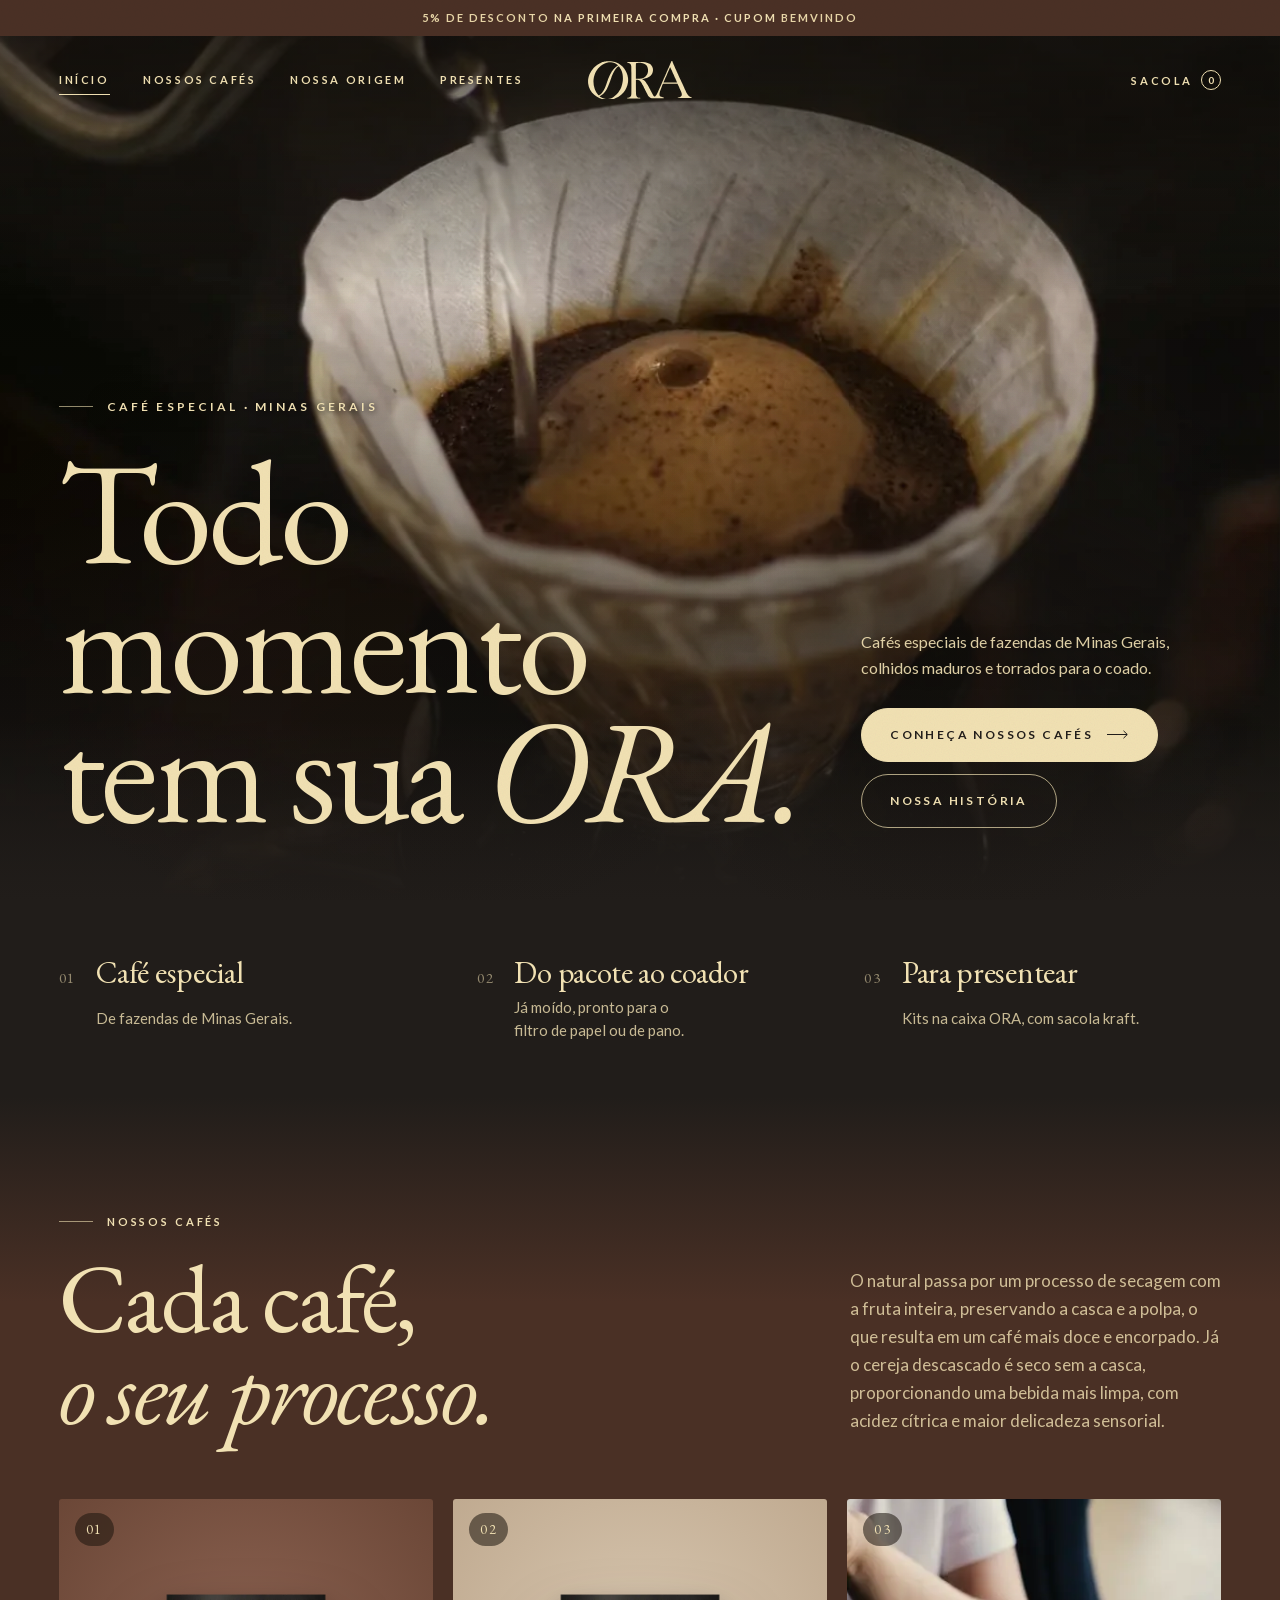
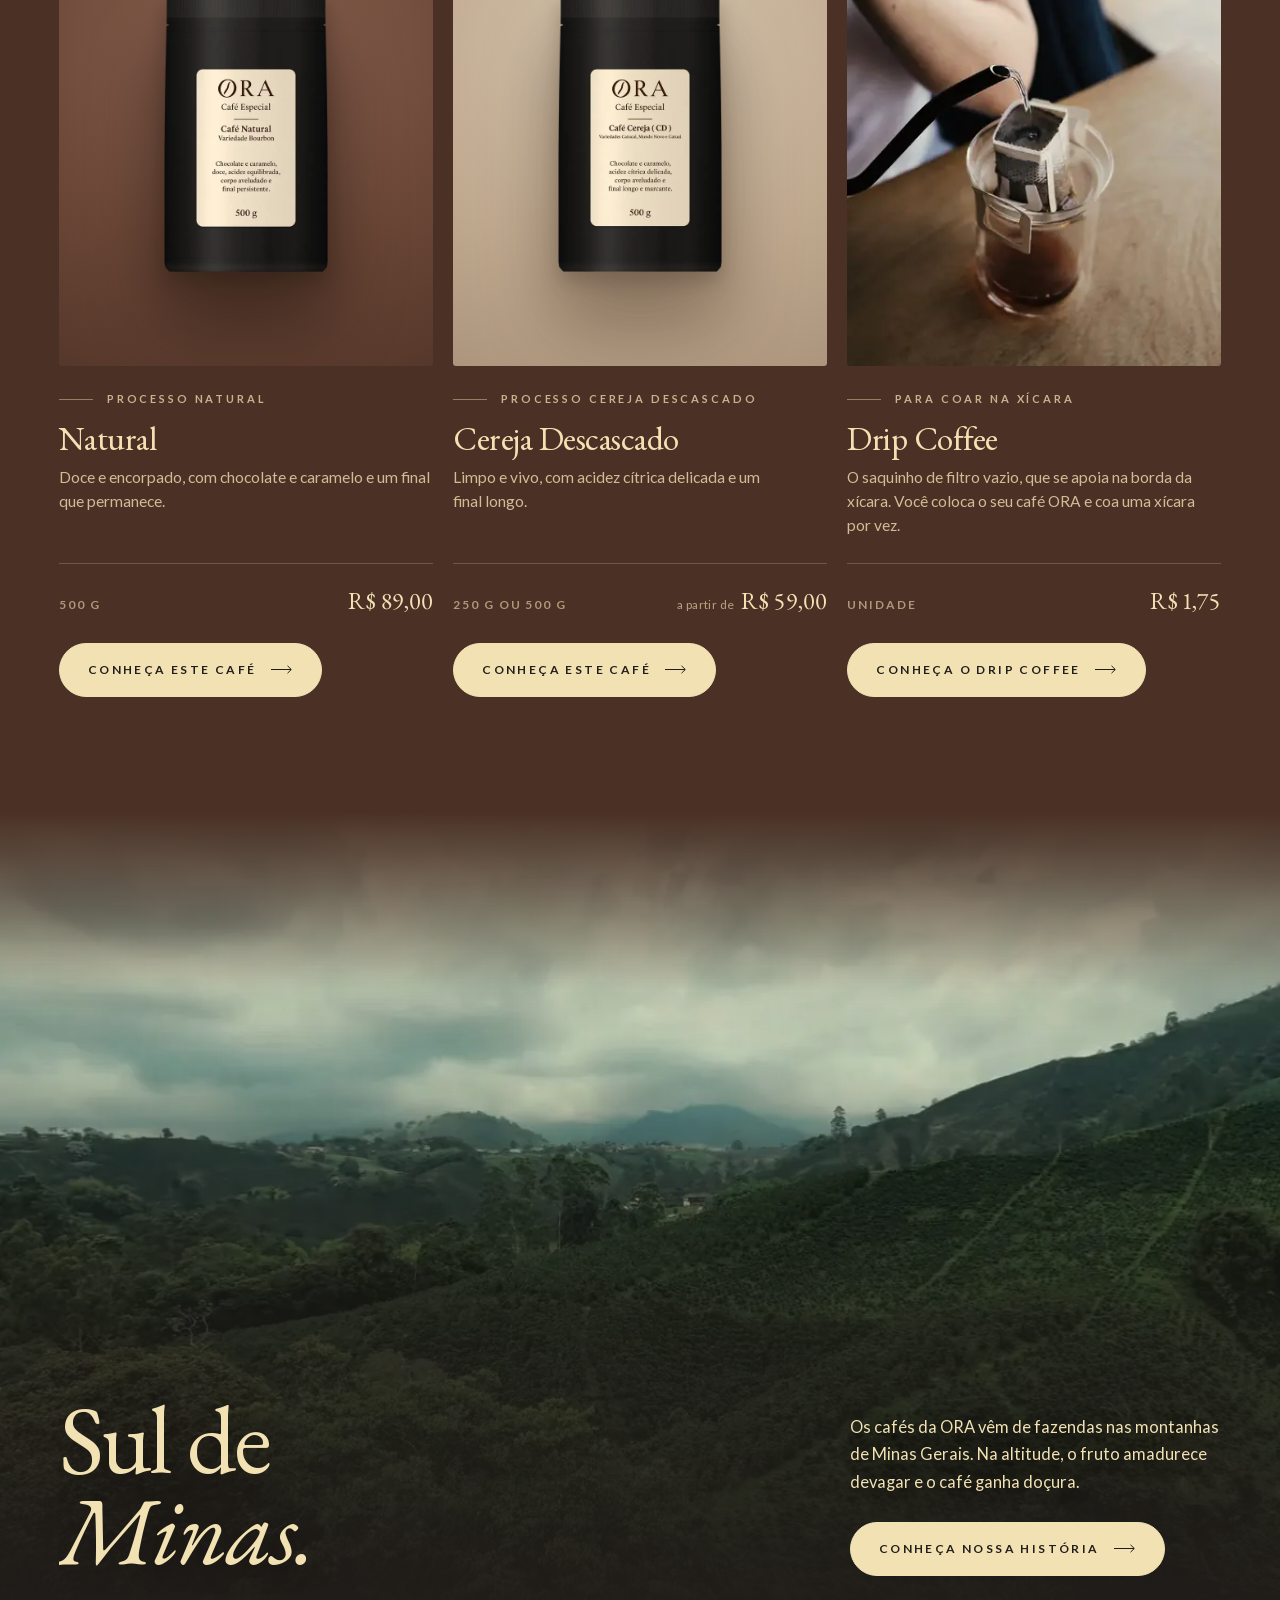
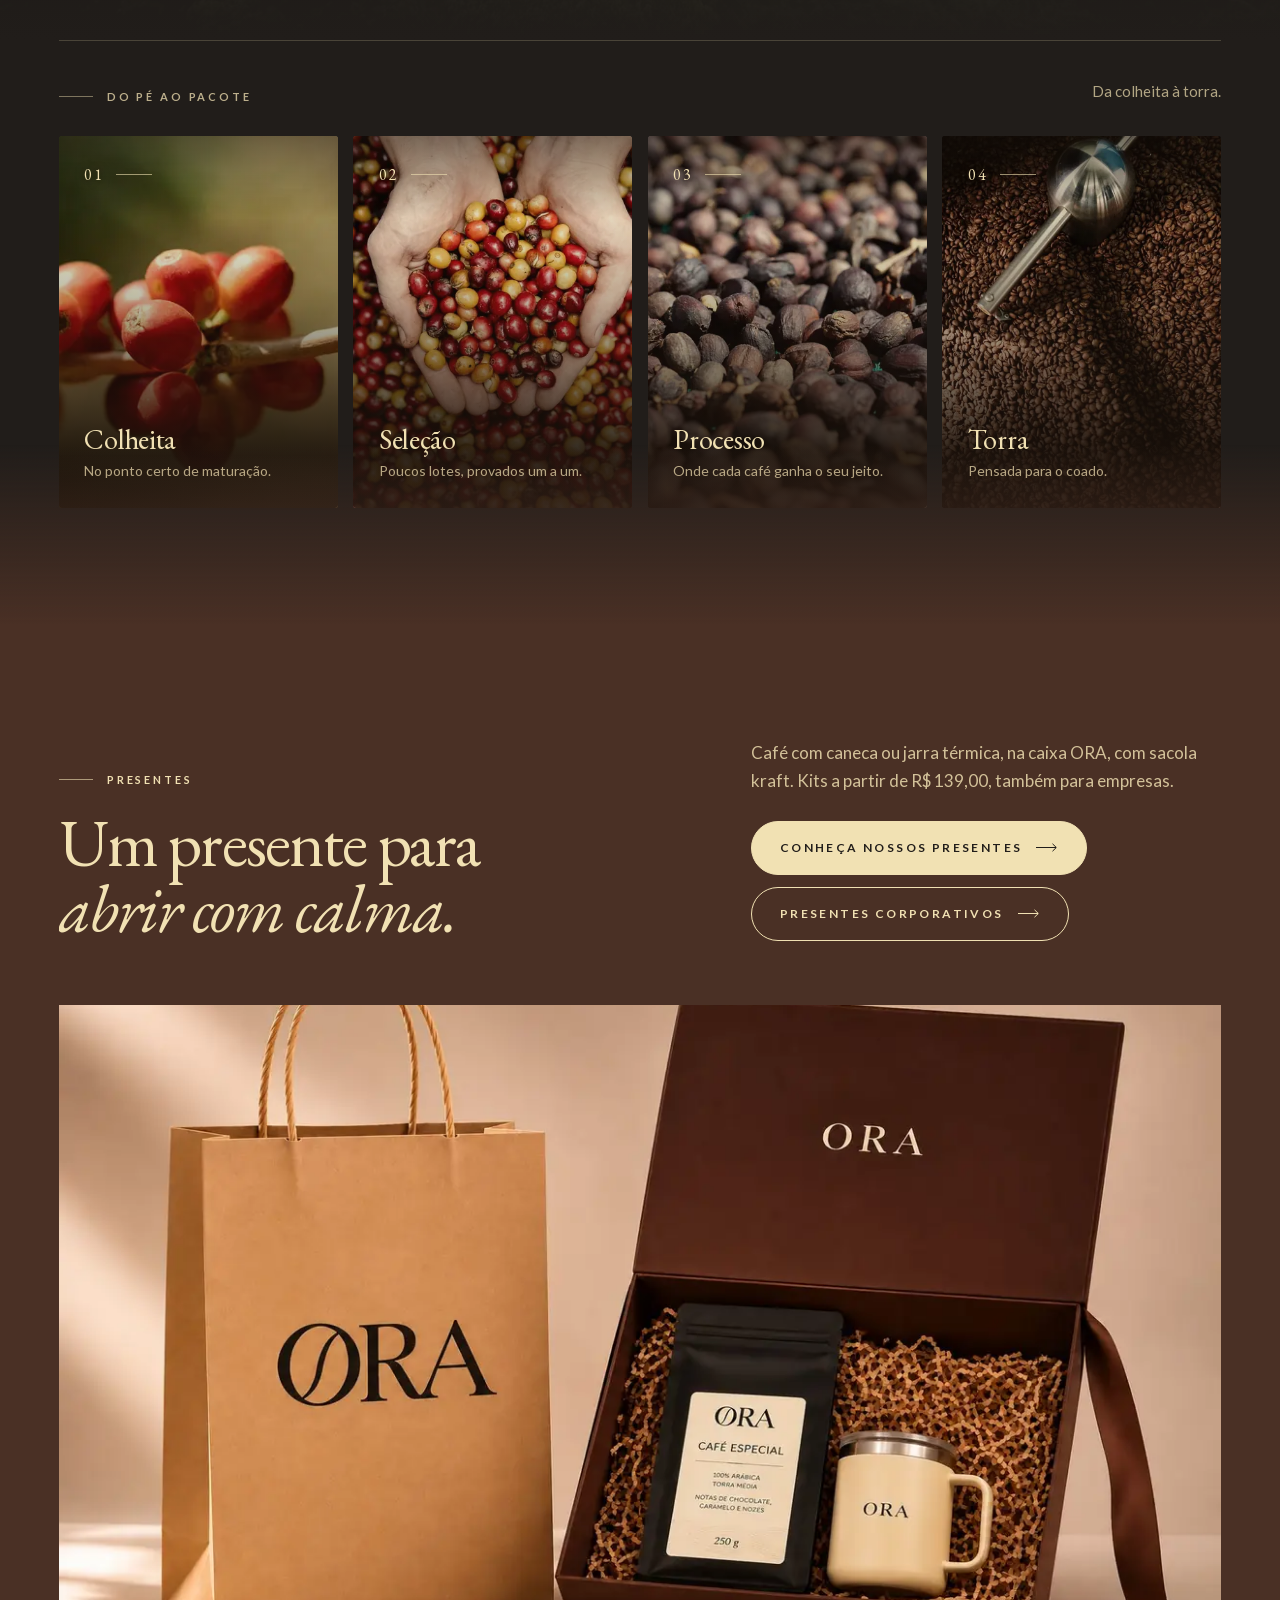
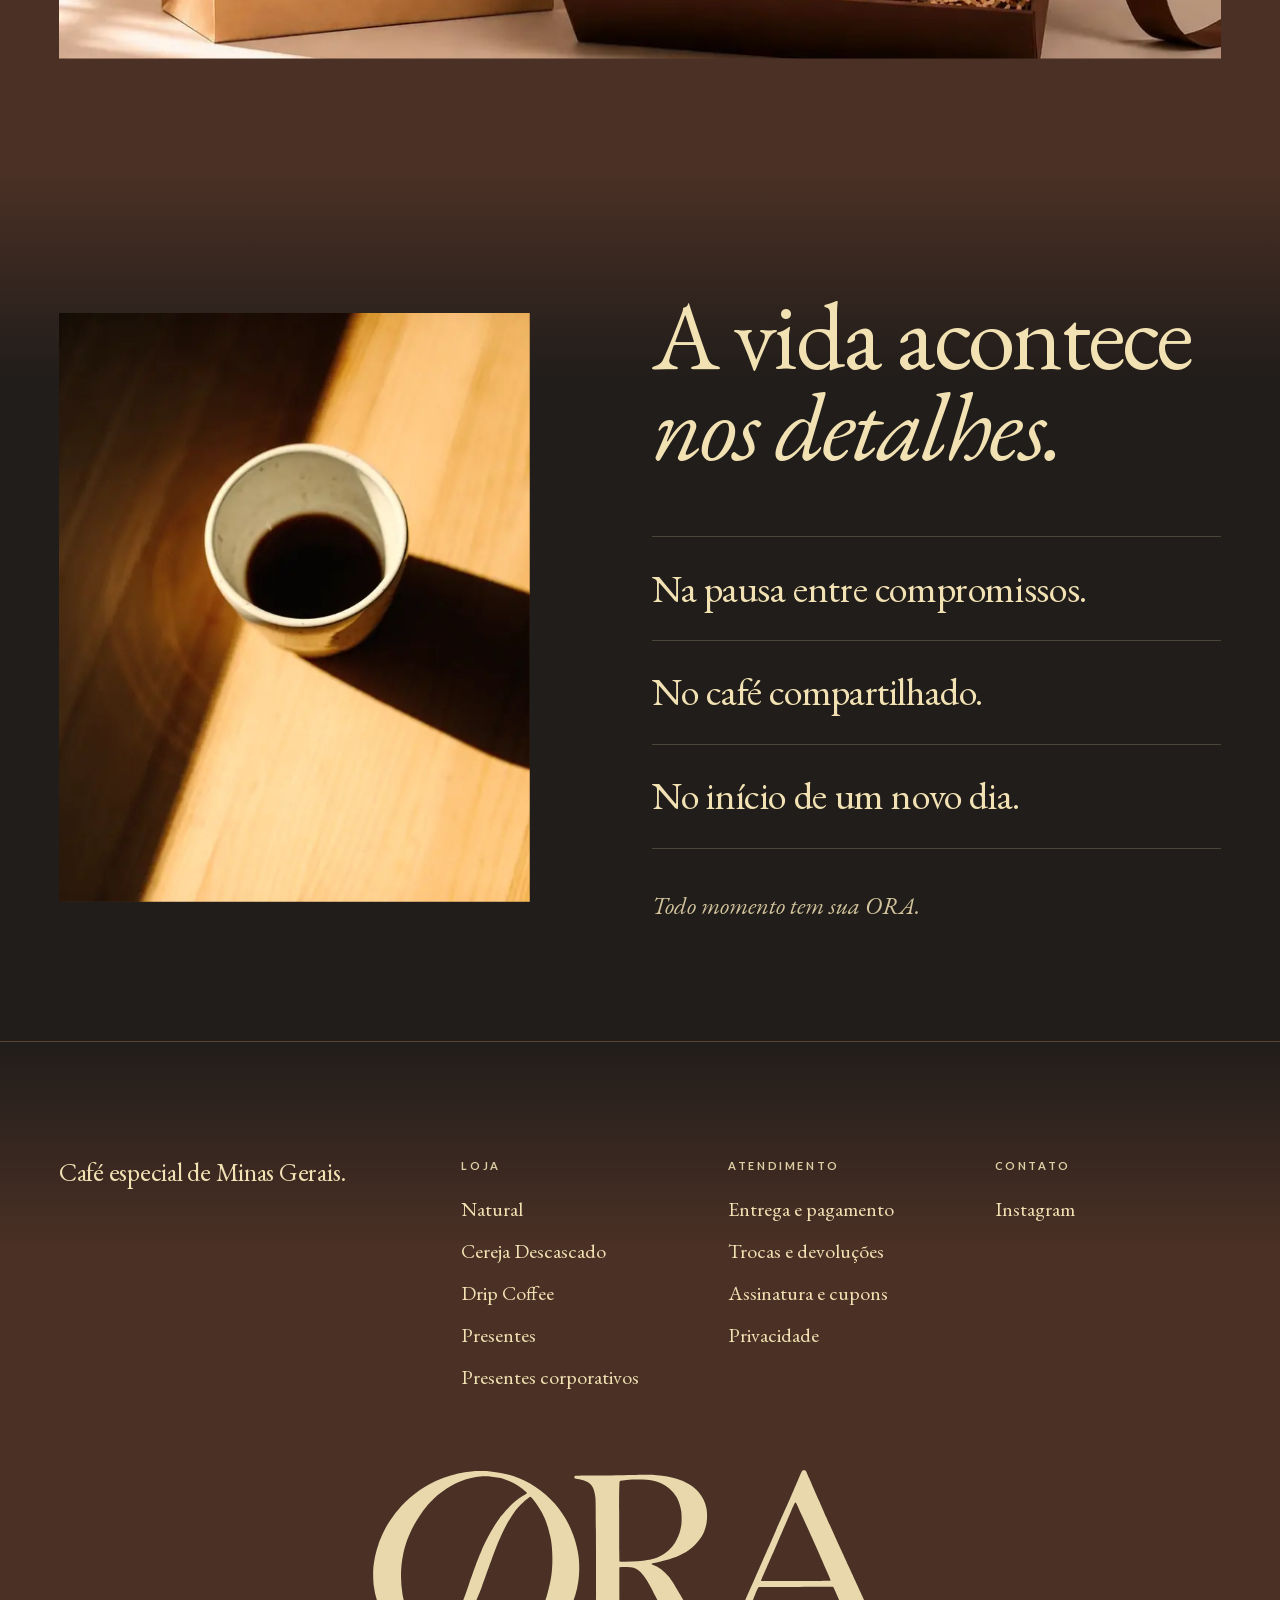
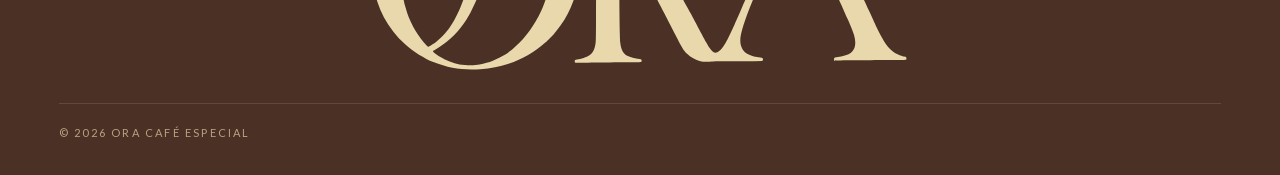
<file: index.html>
<!doctype html>
<html lang="pt-BR">
<head>
<meta charset="utf-8">
<meta name="viewport" content="width=device-width, initial-scale=1">
<meta name="robots" content="noindex, nofollow">
<title>ORA · Café especial</title>
<meta property="og:type" content="website">
<meta property="og:title" content="ORA · Café especial">
<meta property="og:description" content="Cafés especiais de fazendas de Minas Gerais, colhidos maduros e torrados em pequenos lotes.">
<meta property="og:image" content="https://oracafeespecial.com.br/assets/originais/video__hero-coado-poster.jpg">

<meta name="description" content="Cafés especiais de fazendas de Minas Gerais: Natural e Cereja Descascado, e kits para presentear.">
<meta name="theme-color" content="#4A3025">
<link rel="icon" href="assets/brand/monograma.svg">
<link rel="preload" href="assets/fonts/garamond.woff2" as="font" type="font/woff2" crossorigin><link rel="preload" href="assets/fonts/lato-400.woff2" as="font" type="font/woff2" crossorigin>
<style id="ora-css">
@font-face{font-family:'EB Garamond';font-style:normal;font-weight:400 500;font-display:swap;src:url(assets/fonts/garamond.woff2) format('woff2')}
@font-face{font-family:'EB Garamond';font-style:italic;font-weight:400 500;font-display:swap;src:url(assets/fonts/garamond-italico.woff2) format('woff2')}
@font-face{font-family:'Lato';font-style:normal;font-weight:400;font-display:swap;src:url(assets/fonts/lato-400.woff2) format('woff2')}
@font-face{font-family:'Lato';font-style:normal;font-weight:700;font-display:swap;src:url(assets/fonts/lato-700.woff2) format('woff2')}
:root{
--espresso:#4A3025; --butter:#F1E1B3; --mocha:#B8A48D; --roast:#211D1A;
--cream:#F6EBCB; --sand:#E9D7A8;
--ink:var(--roast);
--line:rgba(33,29,26,.16); --line-soft:rgba(33,29,26,.09);
--serif:"EB Garamond", Garamond, "Times New Roman", serif;
--sans:"Lato", "Helvetica Neue", Arial, sans-serif;
--gut:clamp(20px,4.6vw,80px);
--ease:cubic-bezier(.65,.05,0,1);
--ease-out:cubic-bezier(.16,1,.3,1);
--hdr:88px;
}
*,*::before,*::after{box-sizing:border-box}
html{-webkit-text-size-adjust:100%;text-size-adjust:100%}
html.lenis,html.lenis body{height:auto}
.lenis.lenis-smooth{scroll-behavior:auto!important}
.lenis.lenis-stopped{overflow:hidden}
body{margin:0;background:var(--butter);color:var(--ink);font-family:var(--sans);font-size:16px;line-height:1.6;
-webkit-font-smoothing:antialiased;-moz-osx-font-smoothing:grayscale;overflow-x:hidden;text-rendering:optimizeLegibility}
img,video,svg{display:block;max-width:100%}
img{height:auto}
a{color:inherit;text-decoration:none}
button{font:inherit;color:inherit;background:none;border:0;cursor:pointer;padding:0}
::selection{background:var(--espresso);color:var(--butter)}
:focus-visible{outline:1px solid currentColor;outline-offset:4px}
body::after{content:"";position:fixed;inset:0;z-index:200;pointer-events:none;opacity:.07;mix-blend-mode:multiply;
background-image:url("data:image/svg+xml,%3Csvg xmlns='http://www.w3.org/2000/svg' width='160' height='160'%3E%3Cfilter id='n'%3E%3CfeTurbulence type='fractalNoise' baseFrequency='.85' numOctaves='2' stitchTiles='stitch'/%3E%3C/filter%3E%3Crect width='100%25' height='100%25' filter='url(%23n)'/%3E%3C/svg%3E")}
.display{font-family:var(--serif);font-weight:400;letter-spacing:-.028em;line-height:.94;margin:0}
.xxl{font-size:clamp(60px,11.5vw,210px);line-height:.88}
.xl{font-size:clamp(48px,7.6vw,134px)}
.lg{font-size:clamp(40px,5.2vw,88px);line-height:.98}
.md{font-size:clamp(32px,3.4vw,56px);line-height:1.04;letter-spacing:-.02em}
.sm{font-size:clamp(24px,2vw,32px);line-height:1.2;letter-spacing:-.01em}
.it{font-style:italic}
.eyebrow{font-family:var(--sans);font-size:11px;font-weight:700;letter-spacing:.26em;text-transform:uppercase;margin:0;opacity:.75;display:flex;align-items:center;gap:14px}
.eyebrow.ln-l::before{content:"";width:34px;height:1px;background:currentColor;opacity:.6}
.body{font-size:18px;line-height:1.72;max-width:33em;margin:0}
.body + .body{margin-top:1.1em}
.lede{font-family:var(--serif);font-size:clamp(23px,2vw,32px);line-height:1.36;letter-spacing:-.006em;margin:0;max-width:23em}
.num{font-family:var(--serif);font-variant-numeric:lining-nums proportional-nums}
.mono-grain{width:22px;opacity:.8}
.t-espresso{background:var(--espresso);color:var(--butter);--ink:var(--butter);--line:rgba(241,225,179,.22);--line-soft:rgba(241,225,179,.12)}
.t-roast{background:var(--roast);color:var(--butter);--ink:var(--butter);--line:rgba(241,225,179,.2);--line-soft:rgba(241,225,179,.1)}
.t-mocha{background:var(--mocha);color:var(--roast)}
.t-butter{background:var(--butter);color:var(--roast)}
.t-cream{background:var(--cream);color:var(--roast)}
.wrap{padding-inline:var(--gut)}
.sec{position:relative;padding-block:clamp(72px,9vw,148px)}
.grid{display:grid;grid-template-columns:repeat(12,minmax(0,1fr));column-gap:clamp(14px,1.8vw,30px)}
.media{position:relative;overflow:hidden;background:var(--espresso)}
.media > img,.media > video{width:100%;height:100%;object-fit:cover}
.btn{display:inline-flex;align-items:center;gap:14px;height:54px;padding:0 28px;border:1px solid currentColor;border-radius:60px;
font-size:12px;font-weight:700;letter-spacing:.2em;text-transform:uppercase;position:relative;overflow:hidden;isolation:isolate;transition:color .6s var(--ease)}
.btn::before{content:"";position:absolute;inset:0;background:currentColor;transform:translateY(101%);transition:transform .6s var(--ease);z-index:-1}
.btn:hover::before{transform:none}
.btn:hover{color:var(--butter)}
.t-espresso .btn:hover,.t-roast .btn:hover,.on-dark .btn:hover{color:var(--roast)}
.btn.solid{background:var(--roast);border-color:var(--roast);color:var(--butter)}
.btn.solid::before{background:var(--espresso)}
.btn.solid:hover{color:var(--butter)}
.btn.light{background:var(--butter);border-color:var(--butter);color:var(--roast)}
.btn.light::before{background:var(--cream)}
.btn.light:hover{color:var(--roast)}
.arr{width:22px;height:9px;flex:none;transition:transform .6s var(--ease)}
a:hover > .arr,button:hover > .arr{transform:translateX(5px)}
.link{display:inline-flex;align-items:center;gap:12px;font-size:12px;font-weight:700;letter-spacing:.2em;text-transform:uppercase;padding-bottom:6px;position:relative}
.link::after{content:"";position:absolute;left:0;right:0;bottom:0;height:1px;background:currentColor;transform-origin:left;transition:transform .7s var(--ease)}
.link:hover::after{transform:scaleX(0);transform-origin:right}
.hdr{position:fixed;inset:0 0 auto 0;z-index:60;height:var(--hdr);display:grid;grid-template-columns:1fr auto 1fr;align-items:center;
padding-inline:var(--gut);color:var(--butter);transition:color .6s var(--ease-out),transform .8s var(--ease)}
.hdr::before{content:"";position:absolute;inset:0;background:var(--roast);transform:scaleY(0);transform-origin:top;transition:transform .8s var(--ease);z-index:-1}
.hdr::after{content:"";position:absolute;left:var(--gut);right:var(--gut);bottom:0;height:1px;background:currentColor;opacity:0;transition:opacity .6s}
.hdr.on-light{color:var(--roast)}
.hdr.is-solid{top:0}
.hdr.is-solid::before{transform:scaleY(1)}
.hdr.is-solid::after{opacity:.12}
.hdr.is-hidden{transform:translateY(-100%)}
.hdr nav{display:flex;gap:clamp(20px,2.6vw,44px);align-items:center}
.hdr nav:last-child{justify-content:flex-end}
.hdr a.nl{font-size:11px;font-weight:700;letter-spacing:.24em;text-transform:uppercase;position:relative;padding-block:6px}
.hdr a.nl::after{content:"";position:absolute;left:0;right:0;bottom:0;height:1px;background:currentColor;transform:scaleX(0);transform-origin:right;transition:transform .6s var(--ease)}
.hdr a.nl:hover::after,.hdr a.nl[aria-current]::after{transform:scaleX(1);transform-origin:left}
.hdr .logo{width:104px;color:inherit}
.hdr .logo svg{width:100%;height:auto}
.bag-count{display:inline-grid;place-items:center;min-width:20px;height:20px;padding:0 5px;margin-left:8px;border:1px solid currentColor;border-radius:20px;font-size:10px;letter-spacing:0;vertical-align:1px}
.burger{display:none;width:44px;height:44px;position:relative}
.burger span{position:absolute;left:10px;right:10px;height:1px;background:currentColor;transition:transform .6s var(--ease)}
.burger span:nth-child(1){top:18px}.burger span:nth-child(2){top:26px}
.menu-open .burger span:nth-child(1){transform:translateY(4px) rotate(45deg)}
.menu-open .burger span:nth-child(2){transform:translateY(-4px) rotate(-45deg)}
.menu-open .hdr{color:var(--butter)}
.menu-open .hdr::before{transform:scaleY(0)}
.mmenu{position:fixed;inset:0;z-index:55;background:var(--espresso);color:var(--butter);display:flex;flex-direction:column;justify-content:flex-end;
padding:calc(var(--hdr) + 24px) var(--gut) 40px;clip-path:inset(0 0 100% 0);transition:clip-path .9s var(--ease);visibility:hidden}
.menu-open .mmenu{clip-path:inset(0);visibility:visible}
.mmenu a.big{display:block;overflow:hidden;font-family:var(--serif);font-size:clamp(46px,12vw,80px);line-height:1.08;letter-spacing:-.02em}
.mmenu a.big span{display:block;transform:translateY(105%);transition:transform .9s var(--ease)}
.menu-open .mmenu a.big span{transform:none}
.mmenu .meta{margin-top:36px;padding-top:20px;border-top:1px solid rgba(241,225,179,.22);font-size:12px;letter-spacing:.18em;text-transform:uppercase;opacity:.7}
.ftr{padding:clamp(80px,9vw,130px) var(--gut) 34px;overflow:hidden}
.ftr .cols{display:grid;grid-template-columns:1.6fr 1fr 1fr 1fr;gap:40px}
.ftr .fh{margin:0 0 18px;font-size:11px;letter-spacing:.24em;text-transform:uppercase;font-weight:700;opacity:.6}
.ftr ul{list-style:none;margin:0;padding:0;display:grid;gap:10px;font-family:var(--serif);font-size:20px}
.ftr ul a{background:linear-gradient(currentColor,currentColor) 0 100%/0 1px no-repeat;transition:background-size .6s var(--ease)}
.ftr ul a:hover{background-size:100% 1px}
.news{display:flex;border-bottom:1px solid var(--line);margin-top:26px;max-width:440px}
.news input{flex:1;min-width:0;background:none;border:0;color:inherit;font-family:var(--serif);font-size:20px;padding:12px 0;outline:none}
.news input::placeholder{color:inherit;opacity:.5}
.news button{font-size:11px;letter-spacing:.24em;text-transform:uppercase;font-weight:700}
.ftr .giant{margin:clamp(70px,9vw,130px) 0 0;color:var(--butter)}
.ftr .giant svg{width:100%;height:auto;opacity:.95}
.ftr .base{display:flex;justify-content:space-between;gap:16px;flex-wrap:wrap;margin-top:26px;padding-top:20px;border-top:1px solid var(--line);font-size:11px;letter-spacing:.2em;text-transform:uppercase;opacity:.65}
.bag{position:fixed;inset:0;z-index:90;visibility:hidden;transition:visibility 0s .8s}
.bag.open{visibility:visible;transition:none}
.bag .scrim{position:absolute;inset:0;background:rgba(33,29,26,.5);opacity:0;transition:opacity .8s var(--ease)}
.bag.open .scrim{opacity:1}
.bag .panel{position:absolute;top:0;right:0;bottom:0;width:min(480px,100%);background:var(--butter);color:var(--roast);display:flex;flex-direction:column;
transform:translateX(100%);transition:transform .8s var(--ease)}
.bag.open .panel{transform:none}
.bag .ph{display:flex;justify-content:space-between;align-items:center;padding:28px 34px;border-bottom:1px solid var(--line)}
.bag .ph h3{margin:0;font-family:var(--serif);font-weight:400;font-size:32px;letter-spacing:-.01em}
.bag .items{flex:1;overflow:auto;padding:8px 34px}
.bag .item{display:grid;grid-template-columns:84px 1fr auto;gap:18px;padding:22px 0;border-bottom:1px solid var(--line-soft);align-items:start}
.bag .item .th{aspect-ratio:4/5;overflow:hidden;background:var(--espresso)}
.bag .item .th img{width:100%;height:100%;object-fit:cover}
.bag .item .th.lbl{display:grid;place-items:center}
.bag .item .th.lbl.alt{background:var(--mocha)}
.bag .item .th.lbl img{width:62%;height:auto;object-fit:contain}
.bag .item h5{margin:0;font-family:var(--serif);font-weight:400;font-size:21px;line-height:1.2}
.bag .item p{margin:4px 0 0;font-size:14px;opacity:.75}
.bag .item .pr{font-family:var(--serif);font-size:19px;white-space:nowrap}
.qty{display:inline-flex;align-items:center;border:1px solid var(--line);border-radius:40px;margin-top:12px}
.qty button{width:34px;height:34px;font-size:17px}
.qty span{min-width:22px;text-align:center;font-size:14px}
.bag .rm{font-size:11px;letter-spacing:.18em;text-transform:uppercase;opacity:.6;margin-top:12px;display:block}
.bag .pf{padding:26px 34px 32px;border-top:1px solid var(--line)}
.bag .tot{display:flex;justify-content:space-between;align-items:baseline;margin-bottom:6px}
.bag .tot b{font-family:var(--serif);font-weight:400;font-size:30px}
.bag .note{font-size:14px;opacity:.7;margin:0 0 20px}
.bag .empty{padding:60px 0;text-align:center}
.bag .empty p{font-family:var(--serif);font-size:26px;margin:0 0 24px}
.toast{position:fixed;left:50%;bottom:28px;z-index:95;transform:translate(-50%,calc(100% + 60px));visibility:hidden;transition:transform .7s var(--ease),visibility 0s .7s;background:var(--roast);color:var(--butter);padding:16px 26px;border-radius:40px;
font-size:14px;letter-spacing:.03em;display:flex;gap:16px;align-items:center;max-width:calc(100% - 32px)}
.toast.show{transform:translate(-50%,0);visibility:visible;transition:transform .7s var(--ease),visibility 0s}
.toast a{text-decoration:underline;text-underline-offset:4px;white-space:nowrap}
.veil{position:fixed;inset:0;z-index:150;background:var(--espresso);pointer-events:none;display:grid;place-items:center;opacity:1;transition:opacity .7s var(--ease-out)}
.veil svg{width:54px;color:var(--butter);opacity:.9}
.veil.off{opacity:0}
.veil.on{opacity:1;transition-duration:.45s}
.ln{display:block;overflow:hidden;padding-bottom:.2em;margin-bottom:-.2em}
.ln > span{display:block;transform:translateY(105%);transition:transform 1.25s var(--ease)}
.is-in .ln > span,.ln.is-in > span{transform:none}
.ln:nth-child(2) > span{transition-delay:.08s}
.ln:nth-child(3) > span{transition-delay:.16s}
[data-fade]{opacity:0;transform:translateY(22px);transition:opacity 1.1s var(--ease-out),transform 1.1s var(--ease-out)}
[data-fade].is-in{opacity:1;transform:none}
[data-delay="1"]{transition-delay:.12s!important}
[data-delay="2"]{transition-delay:.24s!important}
[data-delay="3"]{transition-delay:.36s!important}
[data-open]{clip-path:inset(12% 8% 12% 8%);transition:clip-path 1.5s var(--ease)}
[data-open] > img,[data-open] > video{transform:scale(1.18);transition:transform 2s var(--ease)}
[data-open].is-in{clip-path:inset(0)}
[data-open].is-in > img,[data-open].is-in > video{transform:scale(1)}
[data-par]{will-change:transform}
.kgrid{display:grid;grid-template-columns:repeat(3,minmax(0,1fr));gap:clamp(18px,2.2vw,36px)}
.kc-img{display:block;aspect-ratio:4/5}
.kc-img img{position:absolute;inset:0;width:100%;height:100%;object-fit:cover;transition:opacity .8s var(--ease-out),transform 1.6s var(--ease-out)}
.kc-img img.b{opacity:0}
.kc-img:hover img.b{opacity:1}
.kc-img:hover img{transform:scale(1.04)}
.kc-tag{position:absolute;left:16px;top:16px;z-index:2;background:var(--butter);color:var(--roast);font-size:10px;font-weight:700;letter-spacing:.2em;text-transform:uppercase;padding:7px 12px;border-radius:30px}
.kc-b{display:flex;justify-content:space-between;align-items:start;gap:20px;padding-top:20px;border-top:1px solid var(--line);margin-top:18px}
.kc-b h3{margin:0 0 6px;font-family:var(--serif);font-weight:400;font-size:clamp(24px,1.9vw,30px);line-height:1.1;letter-spacing:-.01em}
.kc-b p{margin:0;font-size:15.5px;line-height:1.5;opacity:.8;max-width:22em}
.kc-b .num{font-size:22px;white-space:nowrap}
.pack{display:grid;place-items:center;background:radial-gradient(120% 90% at 50% 30%,#5d3d30 0%,var(--espresso) 55%,#3b261d 100%)}
.pack.mocha{background:radial-gradient(120% 90% at 50% 30%,#cbb9a3 0%,var(--mocha) 55%,#a69079 100%)}
.pack img{width:38%;max-width:360px;height:auto;filter:drop-shadow(0 46px 38px rgba(20,12,8,.42)) drop-shadow(0 10px 10px rgba(20,12,8,.3))}
.pack.mocha img{filter:drop-shadow(0 46px 38px rgba(60,40,25,.38)) drop-shadow(0 10px 10px rgba(40,25,15,.28))}
.pack.mocha ~ .score,.pack.mocha ~ .ix{color:var(--roast)}
.score{display:inline-flex;align-items:baseline;gap:8px;border:1px solid currentColor;border-radius:40px;padding:6px 14px 7px;font-size:11px;font-weight:700;letter-spacing:.18em;text-transform:uppercase}
.score b{font-family:var(--serif);font-size:19px;font-weight:400;letter-spacing:0}
.chips{display:flex;gap:8px;flex-wrap:wrap}
.chips span{padding:7px 14px;border:1px solid var(--line);border-radius:30px;font-family:var(--serif);font-style:italic;font-size:17px}
@media (max-width:960px){
:root{--hdr:68px}
.hdr{grid-template-columns:auto 1fr auto}
.hdr nav.l a.nl{display:none}
.hdr .logo{width:84px;justify-self:center}
.burger{display:block;margin-left:-10px}
.ftr .cols{grid-template-columns:1fr 1fr}
.ftr .cols > div:first-child{grid-column:1/-1}
.body{font-size:16px}
.kgrid{grid-template-columns:1fr 1fr}
}
@media (max-width:600px){
.kgrid{grid-template-columns:1fr;gap:54px}
.btn{height:50px;padding:0 22px}
}
@media (prefers-reduced-motion:reduce){
*{animation:none!important;transition-duration:.01ms!important}
[data-fade],[data-open],.ln > span{opacity:1;transform:none;clip-path:none}
}
.ann{position:relative;z-index:65;background:var(--espresso);color:var(--butter);text-align:center;font-size:11px;font-weight:700;letter-spacing:.18em;text-transform:uppercase;padding:9px var(--gut)}
.ann b{color:var(--sand)}
.hdr{top:34px}
@media (max-width:600px){.ann{font-size:10px;letter-spacing:.12em;padding-inline:12px}}
.ftr .ftag{margin:14px 0 0;max-width:24em;font-size:15px;line-height:1.6;opacity:.75}
.kc .kc-l{display:inline-block;margin-top:14px}
.hdr{top:var(--ann,34px)}
.ann-m{display:none}
@media (max-width:600px){.ann{font-size:11px;letter-spacing:.1em}.ann-x{display:none}.ann-m{display:inline}}
.qty button{width:40px;height:40px}
.bag .rm{padding:8px 0}
@media (max-width:700px){body[data-page=produto] .toast{bottom:92px}}
.ftr .fh{opacity:.9}
h1,h2,h3,.display{text-wrap:balance}
p,li,figcaption span,.kc-b p{text-wrap:pretty}
.kc-img img[src*="p-cafe-caneca"],.media img[src*="p-cafe-caneca"]{object-position:72% 50%}
.kc-img img[src*="caixa-slogan"]{object-position:30% 50%}
.fgrid{display:grid;grid-template-columns:repeat(4,minmax(0,1fr));gap:clamp(10px,1.2vw,18px)}
.fcard{position:relative;overflow:hidden;border-radius:3px;aspect-ratio:3/4;color:var(--butter);display:flex;flex-direction:column;justify-content:space-between;padding:clamp(20px,2vw,30px);isolation:isolate;background:var(--roast)}
.fcard > img{position:absolute;inset:0;width:100%;height:100%;object-fit:cover;z-index:-2;transition:transform 1.1s var(--ease-out)}
.fcard::before{content:"";position:absolute;inset:0;z-index:-1;background:linear-gradient(0deg,rgba(24,16,10,.9) 14%,rgba(33,22,14,.3) 55%,rgba(33,22,14,.12) 78%,rgba(24,16,10,.55) 100%)}
.fcard::after{content:"";position:absolute;inset:0;z-index:-1;background:rgba(24,16,10,.42);opacity:0;transition:opacity .5s var(--ease-out)}
.fcard .fn{display:flex;align-items:center;justify-content:space-between;font-family:var(--serif);font-size:16px;letter-spacing:.12em;text-shadow:0 1px 10px rgba(20,14,8,.7)}
.fcard .fn span{display:flex;align-items:center;gap:12px}
.fcard .fn span::after{content:"";width:36px;height:1px;background:rgba(241,225,179,.6)}
.fcard .fn i{font-style:normal;font-size:22px;line-height:1;transition:transform .35s var(--ease-out)}
.fcard h3{margin:0;font-family:var(--serif);font-weight:400;font-size:clamp(26px,2.2vw,36px);line-height:1.05;letter-spacing:-.01em}
.fcard .fs{margin:6px 0 0;font-size:14px;opacity:.82}
.fcard .fx{display:grid;grid-template-rows:0fr;opacity:0;transition:grid-template-rows .55s var(--ease-out),opacity .45s var(--ease-out)}
.fcard .fx > p{min-height:0;overflow:hidden;margin:0;font-size:15px;line-height:1.55;opacity:.92}
.fcard .fx > p > span{display:block;padding-top:12px}
.fcard button.fb{position:absolute;inset:0;z-index:3;background:none;border:0;padding:0;cursor:pointer;border-radius:inherit}
.fcard button.fb:focus-visible{outline:2px solid var(--butter);outline-offset:-4px}
.fcard[data-aberto=true] .fx{grid-template-rows:1fr;opacity:1}
.fcard[data-aberto=true]::after{opacity:1}
.fcard[data-aberto=true] .fn i{transform:rotate(45deg)}
@media (hover:hover){
.fcard .fn i{display:none}
.fcard button.fb{cursor:default}
.fcard:hover > img{transform:scale(1.05)}
.fcard:hover::after{opacity:1}
.fcard:hover .fx{grid-template-rows:1fr;opacity:1}
}
@media (max-width:960px){.fgrid{grid-template-columns:repeat(2,minmax(0,1fr))}.fcard{aspect-ratio:4/5}}
@media (max-width:600px){.fgrid{display:flex;overflow-x:auto;scroll-snap-type:x mandatory;margin-inline:calc(var(--gut) * -1);padding-inline:var(--gut);scrollbar-width:none}.fgrid::-webkit-scrollbar{display:none}.fcard{flex:0 0 78%;scroll-snap-align:center;aspect-ratio:3/4}}
@media (prefers-reduced-motion:reduce){.fcard > img,.fcard .fx,.fcard::after{transition:none}}
.ftr .giant{margin-top:clamp(56px,6vw,90px)}
.ftr .giant svg{width:min(560px,46%)}
@media (max-width:700px){.ftr .giant svg{width:68%}.ftr ul{font-size:17px}.ftr .cols{column-gap:20px}}
body[data-page=produto] .ftr{padding-bottom:110px}
@media (max-width:700px){.toast{flex-direction:column;align-items:flex-start;gap:6px;width:calc(100% - 32px);border-radius:16px;padding:14px 20px}}
.pack.mocha{background:radial-gradient(120% 90% at 50% 30%,#a8917a 0%,#8c7560 55%,#6f5a47 100%)}
.pack.mocha ~ .score,.pack.mocha ~ .ix{color:var(--butter)}
@media (max-width:600px){
.kgrid:not([data-grid]){display:flex!important;overflow-x:auto;scroll-snap-type:x mandatory;gap:14px;margin-inline:calc(var(--gut) * -1);padding-inline:var(--gut);scrollbar-width:none}
.kgrid:not([data-grid])::-webkit-scrollbar{display:none}
.kgrid:not([data-grid]) .kc{flex:0 0 82%;scroll-snap-align:center;min-width:0}
}
.kc-img img[src*="p-kit-completo"]{object-position:70% 50%}
.toast{border:1px solid rgba(241,225,179,.35);box-shadow:0 14px 40px rgba(10,8,6,.35)}
.gal .cap{background:rgba(28,20,14,.6);color:var(--butter)!important;opacity:1!important;padding:5px 10px 4px;border-radius:30px}
.mmenu{justify-content:flex-start;padding-top:calc(var(--hdr) + 12svh)}
.mmenu .meta{display:flex;flex-wrap:wrap;gap:12px 22px;opacity:.85}
.gal img[src*="caixa-slogan"]{object-position:22% 50%}
.kc-img img[src*="p-kit-completo"]{object-position:88% 50%}
.gal .media.kraft .cap{top:16px;bottom:auto}
.kc-img img[src*="p-kit-vertical"]{object-position:78% 50%}
.kc-img img[src*="caixa-slogan"]{object-position:4% 50%}
@media (max-width:600px){.kc-b{display:grid;grid-template-columns:1fr auto;gap:4px 14px}.kc-b>div{display:contents}.kc-b h3{grid-column:1;grid-row:1}.kc-b .num{grid-column:2;grid-row:1}.kc-b p{grid-column:1/-1;grid-row:2;max-width:none}}
.bag.open ~ .toast{bottom:auto;top:20px}
.bag.open ~ .toast:not(.show){transform:translate(-50%,-200%)}
@media (max-width:600px){.kc .kc-b{display:grid!important;grid-template-columns:1fr auto;gap:4px 14px}.kc .kc-b>div{display:contents}.kc .kc-b h3{grid-column:1;grid-row:1}.kc .kc-b .num{grid-column:2;grid-row:1;margin:0!important;font-size:20px!important}.kc .kc-b p{grid-column:1/-1;grid-row:2;max-width:none}}
.pack{background:radial-gradient(120% 90% at 50% 30%,#a8917a 0%,#8c7560 55%,#6f5a47 100%)}
.pack ~ .ix,.pack ~ .score{color:var(--butter)}
@media (max-width:900px){.hdr{grid-template-columns:1fr auto 1fr}.hdr .r{justify-self:end}}
.bag .item .pr{border-top:0!important}
.ftr .giant{text-align:center}.ftr .giant svg{display:inline-block}
.creds a{color:inherit;text-decoration:none;transition:opacity .3s}.creds a:hover b{text-decoration:underline;text-underline-offset:5px;text-decoration-thickness:1px}
@media (max-width:700px){body[data-page=produto] .sbar{display:grid;grid-template-columns:1fr auto;column-gap:14px;row-gap:0;padding-block:10px}body[data-page=produto] .sbar .th{display:none}body[data-page=produto] .sbar .n{grid-column:1;grid-row:1}body[data-page=produto] .sbar .num{grid-column:1;grid-row:2;font-size:15px!important;opacity:.8}body[data-page=produto] .sbar .btn{grid-column:2;grid-row:1/3}}
@media (max-width:600px){.kgrid:not([data-grid]){margin-inline:calc(50% - 50vw)!important;padding-inline:var(--gut)!important}}
body[data-page=produto] .ftr{padding-bottom:34px}
body[data-page=produto]:has(.sbar.on) .ftr{padding-bottom:110px}
.bag .item .th.ph{display:block;padding:0;border:0}
@media (max-width:600px){body[data-page=produto] .kgrid:not([data-grid]){width:auto!important}}
.pack,.pc .pk .pack.deep{background:radial-gradient(120% 90% at 50% 30%,#8a6150 0%,#6a4636 55%,#4e3227 100%)}
.pack.mocha{background:radial-gradient(120% 90% at 50% 30%,#d6c5ae 0%,#bfa98f 55%,#a48e75 100%)}
.pack.mocha ~ .ix,.pack.mocha ~ .score{color:var(--roast)}
@media (max-width:700px){.bag .note .nl-x{display:none}}
.mmenu .mimg{flex:1;min-height:0;margin-top:28px;border-radius:3px;overflow:hidden}.mmenu .mimg img{width:100%;height:100%;object-fit:cover;opacity:.85}
.bag .item .cmsg{grid-column:1/-1;margin:2px 0 0;padding:12px 14px;background:rgba(74,48,37,.07);border-radius:3px;font-family:var(--serif);font-style:italic;font-size:15px;line-height:1.45;opacity:1;overflow-wrap:anywhere}
.bag .item .cmsg b{font-family:var(--sans);font-style:normal;font-size:10px;letter-spacing:.2em;text-transform:uppercase;font-weight:700;opacity:.6;margin-right:6px}
.card-pv{position:relative}.card-pv.ex .txt,.card-pv.ex .sig span{opacity:.45}
.card-pv.ex::after{content:"Exemplo";position:absolute;top:30px;right:32px;font-size:10px;letter-spacing:.22em;text-transform:uppercase;font-weight:700;padding:4px 9px 3px;border:1px solid currentColor;border-radius:30px;opacity:.55}
.tam-tx{display:inline-block;font-size:13px;letter-spacing:.06em;opacity:.8;padding:10px 0}
@media (max-width:380px){.card-pv .sig{flex-direction:column;align-items:flex-start;gap:6px}}
::selection{background:var(--espresso);color:var(--butter)}
.t-roast ::selection,.t-espresso ::selection{background:var(--butter);color:var(--roast)}
a.link{background-image:linear-gradient(currentColor,currentColor);background-size:0% 1px;background-repeat:no-repeat;background-position:0 100%;transition:background-size .5s var(--ease)}
a.link:hover{background-size:100% 1px}
.bag .pay{margin:8px 0 0;font-size:13px;opacity:.75}
.bag .fg{margin:10px 0 0;font-size:13px}
.cepf{display:flex;align-items:center;gap:12px;margin:16px 0 0;padding:10px 0;border-block:1px solid var(--line)}
.cepf label{font-size:10px;letter-spacing:.22em;text-transform:uppercase;font-weight:700;opacity:.85}
.cepf input{flex:1;min-width:0;background:none;border:0;font:inherit;font-size:15px;color:inherit;padding:4px 0}
.cepf input:focus{outline:none}
.cepf:focus-within{border-color:currentColor}
.cepf button{font-size:11px;letter-spacing:.2em;text-transform:uppercase;font-weight:700}
.cep-r{margin:8px 0 0;font-size:13px;opacity:.75;min-height:1em}
.cep-r:empty{display:none}
.ftr .base{display:flex;justify-content:space-between;gap:16px;flex-wrap:wrap}
:is(.hero,.hhero,.ghero,.lhero) [data-fade]{opacity:1;animation:oraUp 1.1s var(--ease-out) both}
:is(.hero,.hhero,.ghero,.lhero) .ln > span{animation:oraLn 1.25s var(--ease) .1s both}
@keyframes oraUp{from{transform:translateY(22px)}to{transform:none}}
@keyframes oraLn{from{transform:translateY(105%)}to{transform:none}}
@media (prefers-reduced-motion:reduce){:is(.hero,.hhero,.ghero,.lhero) [data-fade],:is(.hero,.hhero,.ghero,.lhero) .ln > span{animation:none}}
body{background:var(--roast)}
.t-roast .btn.solid,.t-espresso .btn.solid,.sbar .btn.solid{background:var(--butter);border-color:var(--butter);color:var(--roast)}
.t-roast .btn.solid::before,.t-espresso .btn.solid::before,.sbar .btn.solid::before{background:var(--cream)}
.t-roast .btn.solid:hover,.t-espresso .btn.solid:hover,.sbar .btn.solid:hover{color:var(--roast)}
.ftr{border-top:1px solid rgba(241,225,179,.1)}
.seam-b{position:absolute;left:0;right:0;bottom:-1px;height:clamp(90px,14vw,200px);z-index:1;pointer-events:none}
@view-transition{navigation:auto}
.hdr{view-transition-name:ora-hdr}
.ann{view-transition-name:ora-ann}
::view-transition-old(root){animation:oraSai .35s cubic-bezier(.4,0,1,1) both}
::view-transition-new(root){animation:oraEntra .7s cubic-bezier(.16,1,.3,1) both}
@keyframes oraSai{to{opacity:0}}
@keyframes oraEntra{from{opacity:0;transform:translateY(14px)}}
@media (prefers-reduced-motion:reduce){::view-transition-group(*),::view-transition-old(*),::view-transition-new(*){animation:none!important}}
:is(section,header):has(> .seam-b,> .seam-t){position:relative}
.seam-t{position:absolute;left:0;right:0;top:-1px;height:clamp(90px,14vw,200px);z-index:1;pointer-events:none}
video.v-off{opacity:0}
video::-webkit-media-controls,video::-webkit-media-controls-start-playback-button,video::-webkit-media-controls-overlay-play-button{display:none!important;-webkit-appearance:none;opacity:0}
</style>
<style>
/* abertura */
.hero{position:relative;height:calc(100svh - 36px);min-height:600px;color:var(--butter);overflow:hidden;background:var(--roast)}
.hero .bg{position:absolute;inset:-8% 0}
.hero .bg img,.hero video{position:absolute;inset:0;width:100%;height:100%;object-fit:cover}
.hero .eyebrow{font-size:12px;text-shadow:0 0 4px rgba(15,12,9,.95),0 1px 18px rgba(15,12,9,.9)}
@media (max-width:760px){.hero .bg img,.hero video{object-position:50% 50%}}
.hero::before{content:"";position:absolute;inset:0 0 auto;height:min(34svh,260px);background:linear-gradient(180deg,rgba(20,16,12,.62),rgba(20,16,12,0));z-index:1;pointer-events:none}
.hero::after{content:"";position:absolute;inset:0;background:linear-gradient(180deg,rgba(33,29,26,.2) 0%,rgba(33,29,26,0) 30%,rgba(33,29,26,.12) 55%,rgba(33,29,26,.78) 100%)}
.hero .in{position:absolute;z-index:2;inset:auto var(--gut) clamp(34px,5vw,64px);display:grid;grid-template-columns:1fr auto;align-items:end;gap:40px}
.hero .in::before{content:"";position:absolute;right:-6%;bottom:-30%;width:58%;height:150%;background:radial-gradient(closest-side,rgba(20,16,12,.5),rgba(20,16,12,0));z-index:-1;pointer-events:none}
.hero .eyebrow{margin-bottom:clamp(20px,2.4vw,34px);opacity:1;text-shadow:0 1px 6px rgba(20,16,12,.9),0 0 22px rgba(20,16,12,.8)}
.hero .in > div:first-child{position:relative}
.hero .in > div:first-child::before{content:"";position:absolute;left:-12%;bottom:-25%;width:110%;height:150%;background:radial-gradient(closest-side,rgba(20,16,12,.42),rgba(20,16,12,0));z-index:-1;pointer-events:none}
.hero .side{max-width:360px;padding-bottom:8px}
.hero .side p{margin:0 0 26px;font-size:16px;line-height:1.65;opacity:.92;text-shadow:0 1px 18px rgba(20,16,12,.7)}
.hero .side .acts{display:flex;align-items:center;gap:12px;flex-wrap:wrap}
.btn.ghost-l{color:var(--butter);border-color:rgba(241,225,179,.7)}
.btn.ghost-l::before{background:var(--butter)}
.btn.ghost-l:hover{color:var(--roast)}

/* diferenciais */
.creds{display:grid;grid-template-columns:repeat(3,1fr);padding:clamp(40px,4.4vw,64px) var(--gut)}
.creds a{display:grid;grid-template-columns:auto 1fr;column-gap:clamp(16px,1.6vw,24px);align-items:baseline;padding:0 clamp(18px,2.4vw,40px)}
.creds a:first-child{padding-left:0}
.creds a + div{border-left:1px solid var(--line)}
.creds i{font-style:normal;font-family:var(--serif);font-size:15px;letter-spacing:.1em;opacity:.55;grid-row:1/3}
.creds b{font-family:var(--serif);font-weight:400;font-size:clamp(28px,2.4vw,38px);line-height:1.05;letter-spacing:-.01em}
.creds span{font-size:15px;line-height:1.5;opacity:.8;margin-top:8px;text-wrap:balance}

/* cafés */
.cafes{padding-block:clamp(84px,9vw,150px) clamp(84px,9vw,140px)}
.cafes .hd{display:grid;grid-template-columns:repeat(12,minmax(0,1fr));gap:24px;align-items:end;margin-bottom:clamp(44px,5vw,80px)}
.cafes .hd > div{grid-column:1/9}
.cafes .hd > p{grid-column:9/13;margin:0;font-size:17px;line-height:1.65;opacity:.8}
.pgrid{display:grid;grid-template-columns:repeat(3,minmax(0,1fr));gap:clamp(14px,1.6vw,26px)}
.pc{display:flex;flex-direction:column}
.pc .pk{position:relative;aspect-ratio:4/5;overflow:hidden;border-radius:3px}
.pc .pk .pack{position:absolute;inset:0;transition:transform 1.2s var(--ease-out)}
.pc .pk .pack img{width:44%}
.pc .pk .pack.deep{background:radial-gradient(120% 90% at 50% 30%,#8a6150 0%,#6a4636 55%,#4e3227 100%)}
.pc .pk > img{position:absolute;inset:0;width:100%;height:100%;object-fit:cover;transition:transform 1.2s var(--ease-out)}
.pc:hover .pk .pack,.pc:hover .pk > img{transform:scale(1.035)}
.pc .ix{position:absolute;left:16px;top:14px;z-index:2;font-family:var(--serif);font-size:14px;letter-spacing:.1em;color:var(--butter);background:rgba(28,20,14,.55);padding:5px 11px;border-radius:30px}
.pc .pack.mocha ~ .ix{color:var(--butter);opacity:1}
.pc .tag{position:absolute;right:16px;top:16px;z-index:2;background:var(--butter);color:var(--roast);font-size:10px;font-weight:700;letter-spacing:.2em;text-transform:uppercase;padding:7px 12px;border-radius:30px}
.pc .bd{padding-top:24px;display:flex;flex-direction:column;flex:1}
.pc .eyebrow{font-size:11px}
.pc h3{margin:14px 0 10px;font-family:var(--serif);font-weight:400;font-size:clamp(32px,2.6vw,42px);line-height:1;letter-spacing:-.015em}
.pc h3 em{font-style:italic}
.pc p.ph{margin:0;font-size:15.5px;line-height:1.55;opacity:.8;max-width:24em}
.pc .fm{display:flex;justify-content:space-between;align-items:baseline;gap:16px;margin-top:auto;padding:18px 0 0;border-top:1px solid var(--line)}
.pc p.ph{margin-bottom:26px}
.pc .fm span{font-size:12px;letter-spacing:.16em;text-transform:uppercase;font-weight:700;opacity:.6}
.pc .fm b{font-family:var(--serif);font-weight:400;font-size:24px}
.pc .fm b small{font-family:var(--sans);font-size:12px;opacity:.65;margin-right:6px;letter-spacing:.04em}
.pc .go{margin-top:22px;align-self:flex-start}

/* origem */
.orig{color:var(--butter)}
.orig .band{position:relative;height:min(92svh,860px);min-height:560px;overflow:hidden}
.orig .band video,.orig .band img{position:absolute;inset:-8% 0;width:100%;height:116%;object-fit:cover}
.orig .band::after{content:"";position:absolute;inset:0;background:linear-gradient(180deg,rgba(33,29,26,.35) 0%,rgba(33,29,26,.08) 30%,rgba(33,29,26,.7) 64%,var(--roast) 100%)}
.orig .band .in{position:absolute;z-index:2;left:var(--gut);right:var(--gut);bottom:clamp(40px,5vw,80px);display:grid;grid-template-columns:repeat(12,minmax(0,1fr));gap:24px;align-items:end}
.orig .band h2{grid-column:1/8;text-shadow:0 2px 30px rgba(20,16,12,.45)}
.orig .band .r{grid-column:9/13}
.orig .band .r p{margin:0 0 26px;font-size:16.5px;line-height:1.65;text-shadow:0 1px 16px rgba(20,16,12,.7)}
.orig .steps4{padding:0 var(--gut) clamp(84px,9vw,140px)}
.orig .steps4 .lb{display:flex;justify-content:space-between;align-items:baseline;gap:20px;padding:clamp(30px,3vw,46px) 0 clamp(22px,2.4vw,32px);border-top:1px solid var(--line)}
.orig .steps4 .lb p:not(.eyebrow){margin:0;font-size:15px;opacity:.7}

/* presentes */
.gifts .hd{display:grid;grid-template-columns:repeat(12,minmax(0,1fr));gap:24px;align-items:end;margin-bottom:clamp(40px,4.6vw,70px)}
.gifts .hd > div{grid-column:1/8}
.gifts .hd .r{grid-column:8/13}
.gifts .hd .r p{margin:0 0 26px;font-size:17px;line-height:1.65;opacity:.82}
.gifts .acts{display:flex;align-items:center;gap:12px;flex-wrap:wrap}
.gifts .note{display:flex;justify-content:space-between;align-items:center;gap:20px;flex-wrap:wrap;margin-top:clamp(40px,4vw,60px);padding-top:24px;border-top:1px solid var(--line)}
.gifts .note p{margin:0;font-size:15px;opacity:.75}

/* conceito */
.prep{display:grid;grid-template-columns:repeat(12,minmax(0,1fr));column-gap:clamp(14px,1.8vw,30px);align-items:center}
.prep .pv{grid-column:1/6;aspect-ratio:4/5}
.prep .pv video{filter:sepia(.5) saturate(1.05) brightness(.93) contrast(1.04)}
.prep .pt{grid-column:7/13}
.prep .n3{border-top:1px solid var(--line);margin-top:clamp(40px,5vw,70px)}
.prep .n3 div{padding:clamp(22px,2.4vw,34px) 0;border-bottom:1px solid var(--line);display:flex;align-items:baseline;gap:24px}
.prep .n3 i{font-style:normal;font-family:var(--serif);font-size:15px;letter-spacing:.1em;opacity:.5}
.prep .n3 b{font-family:var(--serif);font-weight:400;font-size:clamp(30px,3vw,50px);line-height:1.08;letter-spacing:-.01em}
.prep .sign{margin:clamp(30px,3vw,44px) 0 0;font-family:var(--serif);font-style:italic;font-size:clamp(22px,1.9vw,28px);opacity:.85}

@media (max-width:960px){
  .hero .in{grid-template-columns:1fr}
  .creds{grid-template-columns:1fr;padding-block:18px}
  .creds a,.creds a:first-child{padding:20px 0}
  .creds a + div{border-left:0;border-top:1px solid var(--line)}
  .cafes .hd > div,.cafes .hd > p,.gifts .hd > div,.gifts .hd .r{grid-column:1/-1}
  .pgrid{grid-template-columns:1fr 1fr}
  .pgrid .pc:last-child{grid-column:1/-1}
  .pgrid .pc:last-child .pk{aspect-ratio:16/10}
  .orig .band .in{grid-template-columns:1fr}
  .orig .band h2,.orig .band .r{grid-column:1/-1}
  .prep .pv,.prep .pt{grid-column:1/-1}
  .prep .pv{aspect-ratio:4/3}
  .prep .pt{margin-top:40px}
}
@media (max-width:600px){
  .pgrid{grid-template-columns:1fr;gap:48px}
  .pgrid .pc .pk,.pgrid .pc:last-child .pk{aspect-ratio:4/4.2}
  .orig .band{height:auto;min-height:0;aspect-ratio:auto;padding-top:62svh}
  .orig .band .in{position:relative;left:auto;right:auto;bottom:auto;padding:0 var(--gut) 34px}
  .orig .steps4 .lb{flex-direction:column;gap:6px}
  [data-hkits]{display:flex!important;overflow-x:auto;scroll-snap-type:x mandatory;gap:14px;margin-inline:calc(var(--gut) * -1);padding-inline:var(--gut);scrollbar-width:none}
  [data-hkits]::-webkit-scrollbar{display:none}
  [data-hkits] .kc{flex:0 0 82%;scroll-snap-align:center}
}
.gimg{margin:clamp(40px,5vw,72px) 0 0;aspect-ratio:16/9;overflow:hidden}.gimg img{width:100%;height:100%;object-fit:cover;object-position:50% 50%}
@media (max-width:700px){.gimg{aspect-ratio:4/3}}
.prep .pv img{width:100%;height:100%;object-fit:cover}
</style>
</head>
<body data-page="home">
<div class="ann"><span><b>5% de desconto</b> na primeira compra<span class="ann-x"> · cupom</span><span class="ann-m">:</span> <b>BEMVINDO</b></span></div>

<section class="hero">
  <div class="bg" data-par=".6"><picture><source media="(max-width: 760px)" srcset="assets/video/hero-coado-poster-cel.webp" width="608" height="1080"><img src="assets/video/hero-coado-poster.webp" width="1600" height="900" fetchpriority="high" alt=""></picture><video autoplay muted loop playsinline data-anim="assets/video/hero-coado-anim.webp"><source src="assets/video/hero-coado-cel.mp4" type="video/mp4" media="(max-width: 760px)"><source src="assets/video/hero-coado.mp4" type="video/mp4"></video></div>
  <div class="in">
    <div>
      <p class="eyebrow ln-l" data-fade>Café especial · Minas Gerais</p>
      <h1 class="display xxl" data-lines><span class="ln"><span>Todo momento</span></span><span class="ln"><span>tem sua <em class="it">ORA.</em></span></span></h1>
    </div>
    <div class="side" data-fade data-delay="2">
      <p>Cafés especiais de fazendas de Minas Gerais, colhidos maduros e torrados para o coado.</p>
      <div class="acts"><a class="btn light" href="#cafes">Conheça nossos cafés <svg class="arr" viewBox="0 0 22 9"><path d="M0 4.5h20M16.5.8l3.8 3.7-3.8 3.7" fill="none" stroke="currentColor"/></svg></a><a class="btn ghost-l" href="historia.html">Nossa história</a></div>
    </div>
  </div>
</section>

<section class="creds t-roast" aria-label="Diferenciais">
  <a href="loja.html" data-fade><i>01</i><b>Café especial</b><span>De fazendas de Minas Gerais.</span></a>
  <a href="historia.html" data-fade data-delay="1"><i>02</i><b>Do pacote ao coador</b><span>Já moído, pronto para o filtro de papel ou de pano.</span></a>
  <a href="presentes.html" data-fade data-delay="2"><i>03</i><b>Para presentear</b><span>Kits na caixa ORA, com sacola kraft.</span></a>
</section>

<section class="cafes wrap t-espresso" id="cafes">
  <div class="hd">
    <div><p class="eyebrow ln-l" data-fade>Nossos cafés</p><h2 class="display xl" data-lines style="margin-top:22px"><span class="ln"><span>Cada café,</span></span><span class="ln"><span><em class="it">o seu processo.</em></span></span></h2></div>
    <p data-fade>O natural passa por um processo de secagem com a fruta inteira, preservando a casca e a polpa, o que resulta em um café mais doce e encorpado. Já o cereja descascado é seco sem a casca, proporcionando uma bebida mais limpa, com acidez cítrica e maior delicadeza sensorial.</p>
  </div>
  <div class="pgrid">
    <article class="pc" data-fade>
      <a class="pk" href="produto.html?p=cafe-natural"><div class="pack deep"><img decoding="async" loading="lazy" width="900" height="1522" src="assets/img/pacote-natural.webp" srcset="assets/img/pacote-natural-400.webp 400w, assets/img/pacote-natural-800.webp 800w, assets/img/pacote-natural.webp 900w" sizes="(max-width: 760px) 40vw, 14vw" alt="Pacote do Café Natural, 500 g"></div><span class="ix">01</span></a>
      <div class="bd">
        <p class="eyebrow ln-l">Processo natural</p>
        <h3>Natural</h3>
        <p class="ph">Doce e encorpado, com chocolate e caramelo e um final que permanece.</p>
        <div class="fm"><span>500 g</span><b class="num">R$ 89,00</b></div>
        <a class="btn light go" href="produto.html?p=cafe-natural">Conheça este café <svg class="arr" viewBox="0 0 22 9"><path d="M0 4.5h20M16.5.8l3.8 3.7-3.8 3.7" fill="none" stroke="currentColor"/></svg></a>
      </div>
    </article>
    <article class="pc" data-fade data-delay="1">
      <a class="pk" href="produto.html?p=cafe-cereja"><div class="pack mocha"><img decoding="async" loading="lazy" width="900" height="1522" src="assets/img/pacote-cereja.webp" srcset="assets/img/pacote-cereja-400.webp 400w, assets/img/pacote-cereja-800.webp 800w, assets/img/pacote-cereja.webp 900w" sizes="(max-width: 760px) 40vw, 14vw" alt="Pacote do Café Cereja Descascado, 500 g"></div><span class="ix">02</span></a>
      <div class="bd">
        <p class="eyebrow ln-l">Processo cereja descascado</p>
        <h3>Cereja Descascado</h3>
        <p class="ph">Limpo e vivo, com acidez cítrica delicada e um final longo.</p>
        <div class="fm"><span>250 g ou 500 g</span><b class="num"><small>a partir de</small>R$ 59,00</b></div>
        <a class="btn light go" href="produto.html?p=cafe-cereja">Conheça este café <svg class="arr" viewBox="0 0 22 9"><path d="M0 4.5h20M16.5.8l3.8 3.7-3.8 3.7" fill="none" stroke="currentColor"/></svg></a>
      </div>
    </article>
    <article class="pc" data-fade data-delay="2">
      <a class="pk" href="loja.html#drip"><img decoding="async" loading="lazy" width="1600" height="2134" src="assets/img/drip.webp" srcset="assets/img/drip-400.webp 400w, assets/img/drip-800.webp 800w, assets/img/drip-1200.webp 1200w, assets/img/drip.webp 1600w" sizes="(max-width: 760px) 90vw, 30vw" alt="Água quente caindo no saquinho de Drip Coffee, apoiado em um copo" style="object-position:50% 60%"><span class="ix">03</span></a>
      <div class="bd">
        <p class="eyebrow ln-l">Para coar na xícara</p>
        <h3>Drip Coffee</h3>
        <p class="ph">O saquinho de filtro vazio, que se apoia na borda da xícara. Você coloca o seu café ORA e coa uma xícara por vez.</p>
        <div class="fm"><span>Unidade</span><b class="num">R$ 1,75</b></div>
        <a class="btn light go" href="loja.html#drip">Conheça o Drip Coffee <svg class="arr" viewBox="0 0 22 9"><path d="M0 4.5h20M16.5.8l3.8 3.7-3.8 3.7" fill="none" stroke="currentColor"/></svg></a>
      </div>
    </article>
  </div>
</section>

<section class="orig t-roast" id="origem">
  <div class="band">
    <picture><source media="(max-width: 760px)" srcset="assets/video/2-hero-fazenda-poster-cel.webp" width="506" height="900"><img decoding="async" loading="lazy" width="1600" height="900" src="assets/video/2-hero-fazenda-poster.webp" srcset="assets/video/2-hero-fazenda-poster-800.webp 800w, assets/video/2-hero-fazenda-poster-1200.webp 1200w, assets/video/2-hero-fazenda-poster.webp 1600w" sizes="(max-width: 760px) 100vw, 120vw" alt="Cafezal nas montanhas de Minas Gerais" data-par=".4"></picture><video muted loop playsinline preload="none" aria-hidden="true" data-par=".4"><source src="assets/video/1-hero-fazenda-cel.mp4" type="video/mp4" media="(max-width: 760px)"><source src="assets/video/1-hero-fazenda.mp4" type="video/mp4"></video>
    <div class="in">
      <h2 class="display xl" data-lines><span class="ln"><span>Sul de</span></span><span class="ln"><span><em class="it">Minas.</em></span></span></h2>
      <div class="r" data-fade>
        <p>Os cafés da ORA vêm de fazendas nas montanhas de Minas Gerais. Na altitude, o fruto amadurece devagar e o café ganha doçura.</p>
        <a class="btn light" href="historia.html">Conheça nossa história <svg class="arr" viewBox="0 0 22 9"><path d="M0 4.5h20M16.5.8l3.8 3.7-3.8 3.7" fill="none" stroke="currentColor"/></svg></a>
      </div>
    </div>
  </div>
  <div class="steps4">
    <div class="lb" data-fade><p class="eyebrow ln-l">Do pé ao pacote</p><p>Da colheita à torra.</p></div>
    <div class="fgrid">
      <article class="fcard" data-fade><img decoding="async" width="1600" height="816" src="assets/img/px-cerejas.webp" srcset="assets/img/px-cerejas-400.webp 400w, assets/img/px-cerejas-800.webp 800w, assets/img/px-cerejas-1200.webp 1200w, assets/img/px-cerejas.webp 1600w" sizes="(max-width: 760px) 185vw, 58vw" alt="Cerejas de café maduras no ramo, de perto" loading="lazy" style="object-position:60% 50%"><button class="fb" type="button" aria-expanded="false" aria-label="Colheita"></button>
        <div class="fn"><span>01</span><i>+</i></div>
        <div><h3>Colheita</h3><p class="fs">No ponto certo de maturação.</p><div class="fx"><p><span>O fruto é colhido maduro, quando a casca fica vermelha ou amarela. É nesse ponto que o café tem mais doçura.</span></p></div></div></article>
      <article class="fcard" data-fade data-delay="1"><img decoding="async" width="1600" height="1066" src="assets/img/px-selecao.webp" srcset="assets/img/px-selecao-400.webp 400w, assets/img/px-selecao-800.webp 800w, assets/img/px-selecao-1200.webp 1200w, assets/img/px-selecao.webp 1600w" sizes="(max-width: 760px) 141vw, 44vw" alt="Mãos sobre uma bacia de cerejas de café vermelhas e amarelas" loading="lazy"><button class="fb" type="button" aria-expanded="false" aria-label="Seleção"></button>
        <div class="fn"><span>02</span><i>+</i></div>
        <div><h3>Seleção</h3><p class="fs">Poucos lotes, provados um a um.</p><div class="fx"><p><span>Doçura, equilíbrio e um final que fica. É isso que se procura em cada lote antes de ele levar o nome ORA.</span></p></div></div></article>
      <article class="fcard" data-fade data-delay="2"><img decoding="async" width="1600" height="1066" src="assets/img/px-natural-seco.webp" srcset="assets/img/px-natural-seco-400.webp 400w, assets/img/px-natural-seco-800.webp 800w, assets/img/px-natural-seco-1200.webp 1200w, assets/img/px-natural-seco.webp 1600w" sizes="(max-width: 760px) 141vw, 44vw" alt="Cerejas de café secas, de perto" loading="lazy"><button class="fb" type="button" aria-expanded="false" aria-label="Processo"></button>
        <div class="fn"><span>03</span><i>+</i></div>
        <div><h3>Processo</h3><p class="fs">Onde cada café ganha o seu jeito.</p><div class="fx"><p><span>O Natural seca com o fruto inteiro. O Cereja Descascado tem a casca retirada antes de secar.</span></p></div></div></article>
      <article class="fcard" data-fade data-delay="3"><img decoding="async" width="1600" height="1067" src="assets/img/px-torra.webp" srcset="assets/img/px-torra-400.webp 400w, assets/img/px-torra-800.webp 800w, assets/img/px-torra-1200.webp 1200w, assets/img/px-torra.webp 1600w" sizes="(max-width: 760px) 141vw, 44vw" alt="Grãos de café girando no torrador" loading="lazy"><button class="fb" type="button" aria-expanded="false" aria-label="Torra"></button>
        <div class="fn"><span>04</span><i>+</i></div>
        <div><h3>Torra</h3><p class="fs">Pensada para o coado.</p><div class="fx"><p><span>Cada café tem a sua curva de torra, ajustada para brilhar no coador de papel ou de pano.</span></p></div></div></article>
    </div>
  </div>
</section>

<section class="sec wrap t-espresso gifts" id="presentes">
  <div class="hd">
    <div><p class="eyebrow ln-l" data-fade>Presentes</p><h2 class="display lg" data-lines style="margin-top:22px"><span class="ln"><span>Um presente para</span></span><span class="ln"><span><em class="it">abrir com calma.</em></span></span></h2></div>
    <div class="r" data-fade>
      <p>Café com caneca ou jarra térmica, na caixa ORA, com sacola kraft. Kits a partir de R$ 139,00, também para empresas.</p>
      <div class="acts"><a class="btn solid" href="presentes.html">Conheça nossos presentes <svg class="arr" viewBox="0 0 22 9"><path d="M0 4.5h20M16.5.8l3.8 3.7-3.8 3.7" fill="none" stroke="currentColor"/></svg></a><a class="btn" href="presentes.html#corporativo">Presentes corporativos <svg class="arr" viewBox="0 0 22 9"><path d="M0 4.5h20M16.5.8l3.8 3.7-3.8 3.7" fill="none" stroke="currentColor"/></svg></a></div>
    </div>
  </div>
  <figure class="gimg media" data-open><img decoding="async" loading="lazy" width="1536" height="1024" src="assets/img/kit-aberto.webp" srcset="assets/img/kit-aberto-400.webp 400w, assets/img/kit-aberto-800.webp 800w, assets/img/kit-aberto-1200.webp 1200w, assets/img/kit-aberto.webp 1536w" sizes="(max-width: 760px) 100vw, 92vw" alt="Sacola kraft e caixa ORA aberta, com café e caneca"></figure>
</section>

<section class="sec wrap t-roast prep" id="conceito">
  <div class="pv media" data-open><img decoding="async" width="1400" height="932" src="assets/img/px-xicara-coado.webp" srcset="assets/img/px-xicara-coado-400.webp 400w, assets/img/px-xicara-coado-800.webp 800w, assets/img/px-xicara-coado-1200.webp 1200w, assets/img/px-xicara-coado.webp 1400w" sizes="(max-width: 760px) 120vw, 82vw" alt="Xícara de café coado sobre uma mesa de madeira, ao sol" loading="lazy" style="object-position:42% 50%"></div>
  <div class="pt">
    <h2 class="display xl" data-lines><span class="ln"><span>A vida acontece</span></span><span class="ln"><span><em class="it">nos detalhes.</em></span></span></h2>
    <div class="n3">
      <div data-fade><b>Na pausa entre compromissos.</b></div>
      <div data-fade data-delay="1"><b>No café compartilhado.</b></div>
      <div data-fade data-delay="2"><b>No início de um novo dia.</b></div>
    </div>
    <p class="sign" data-fade>Todo momento tem sua ORA.</p>
  </div>
</section>

<script defer src="js/vendor/lenis.min.js"></script>
<script defer src="js/logo.js?v=60"></script>
<script defer src="js/catalogo.js?v=60"></script>
<script defer src="js/loja.js?v=60"></script>
<script defer src="js/site.js?v=60"></script>
</body>
</html>
</file>
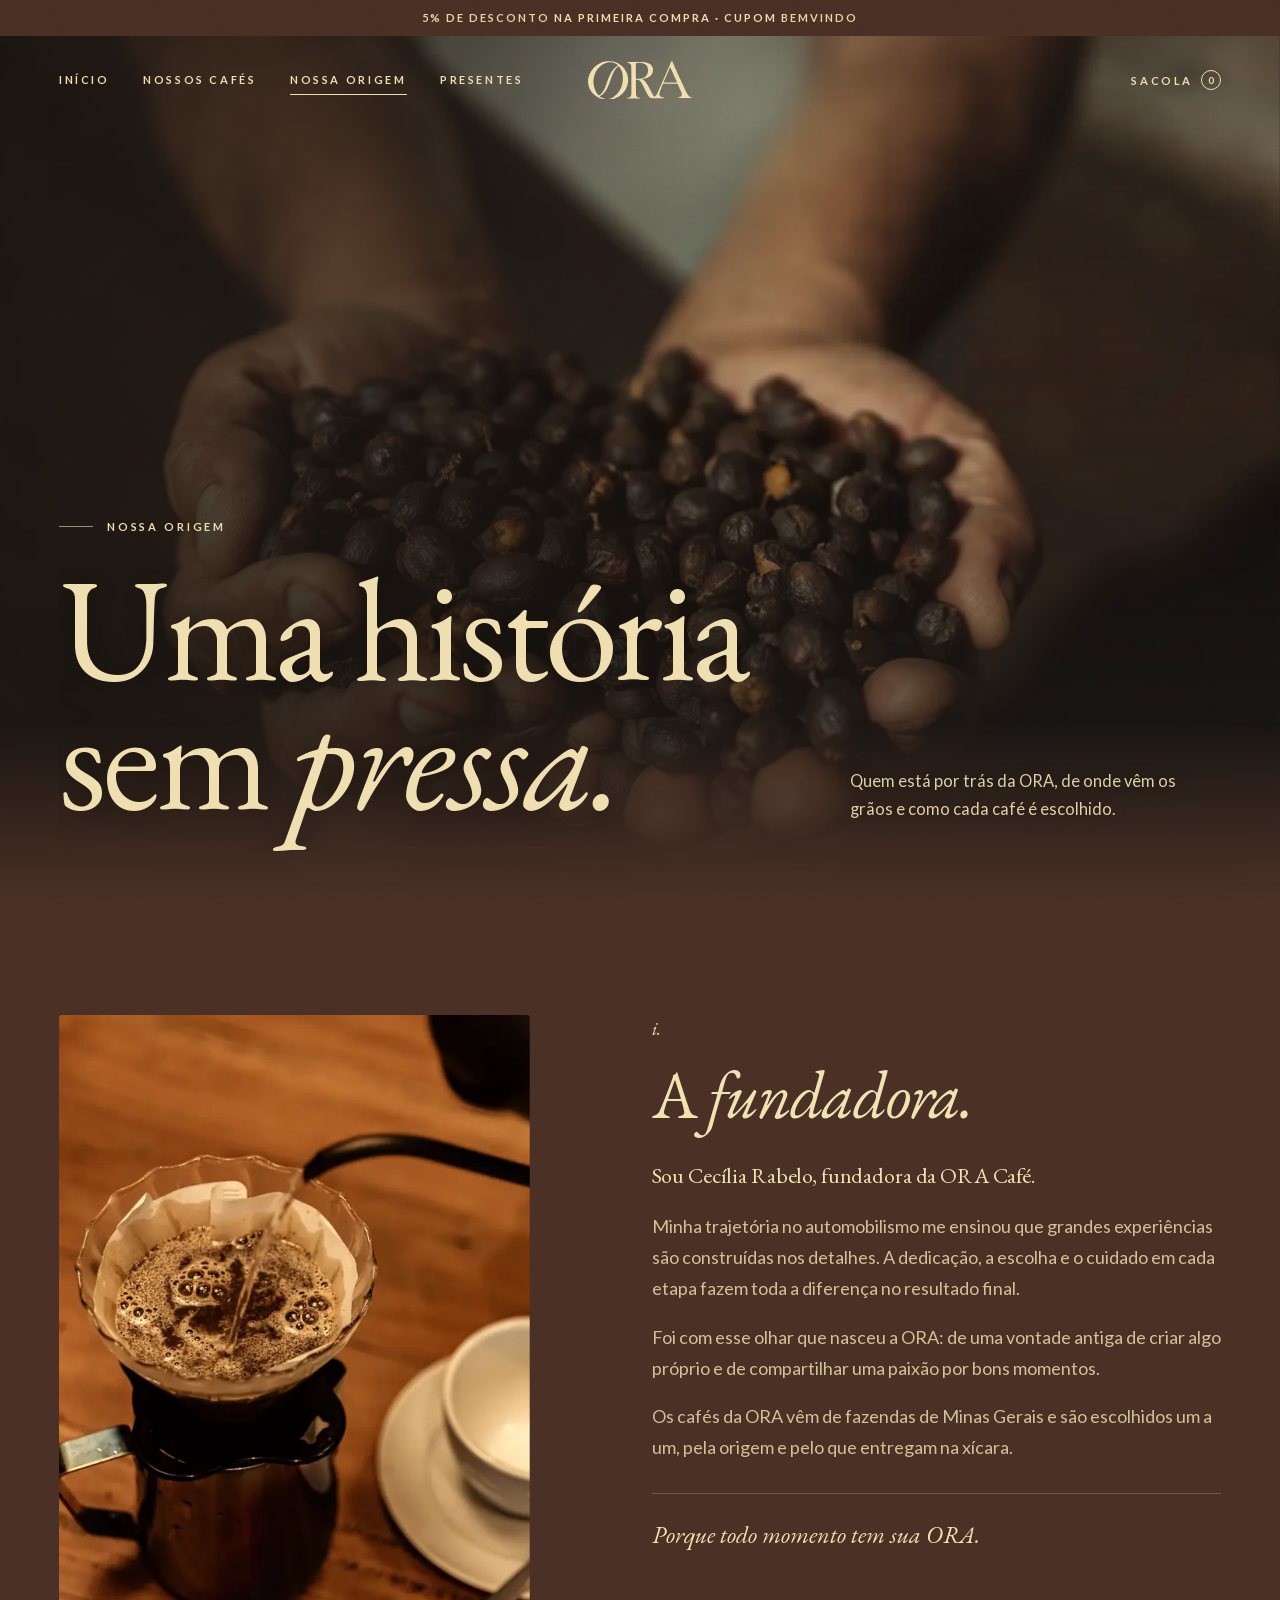
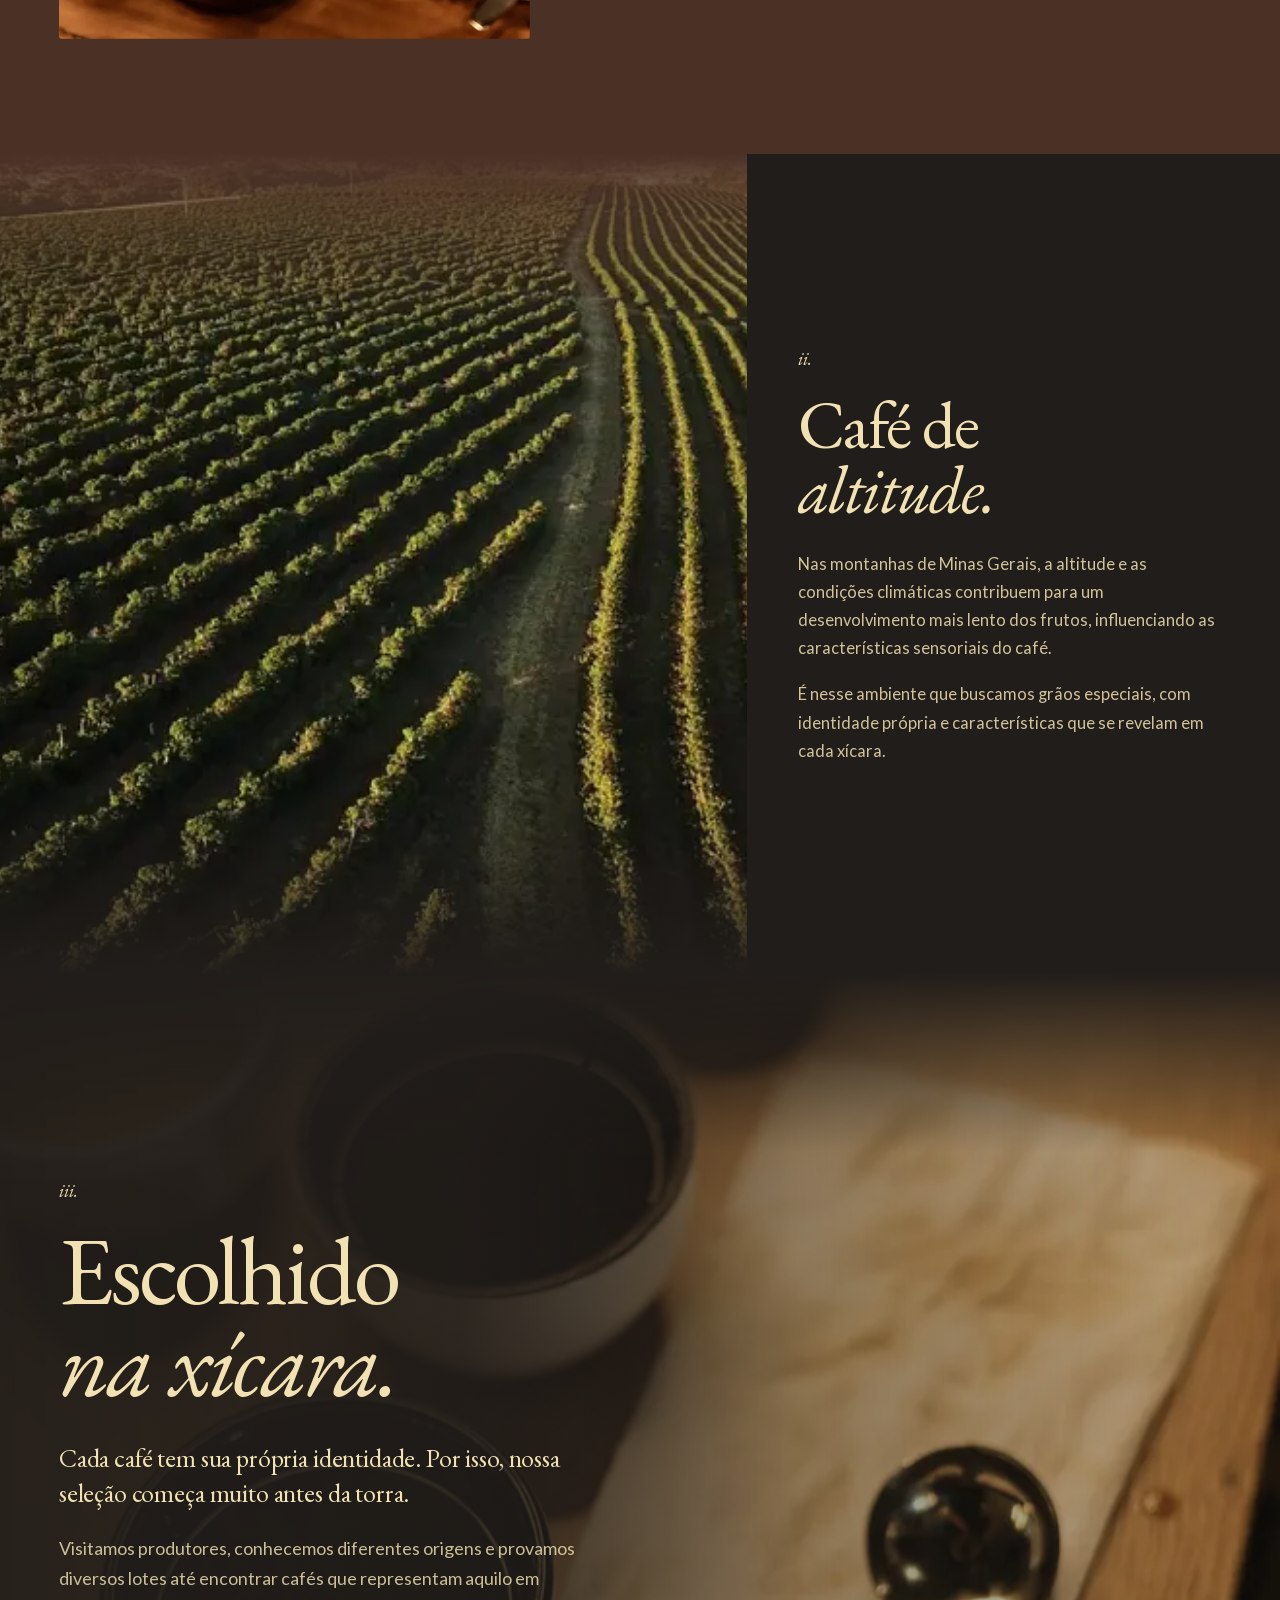
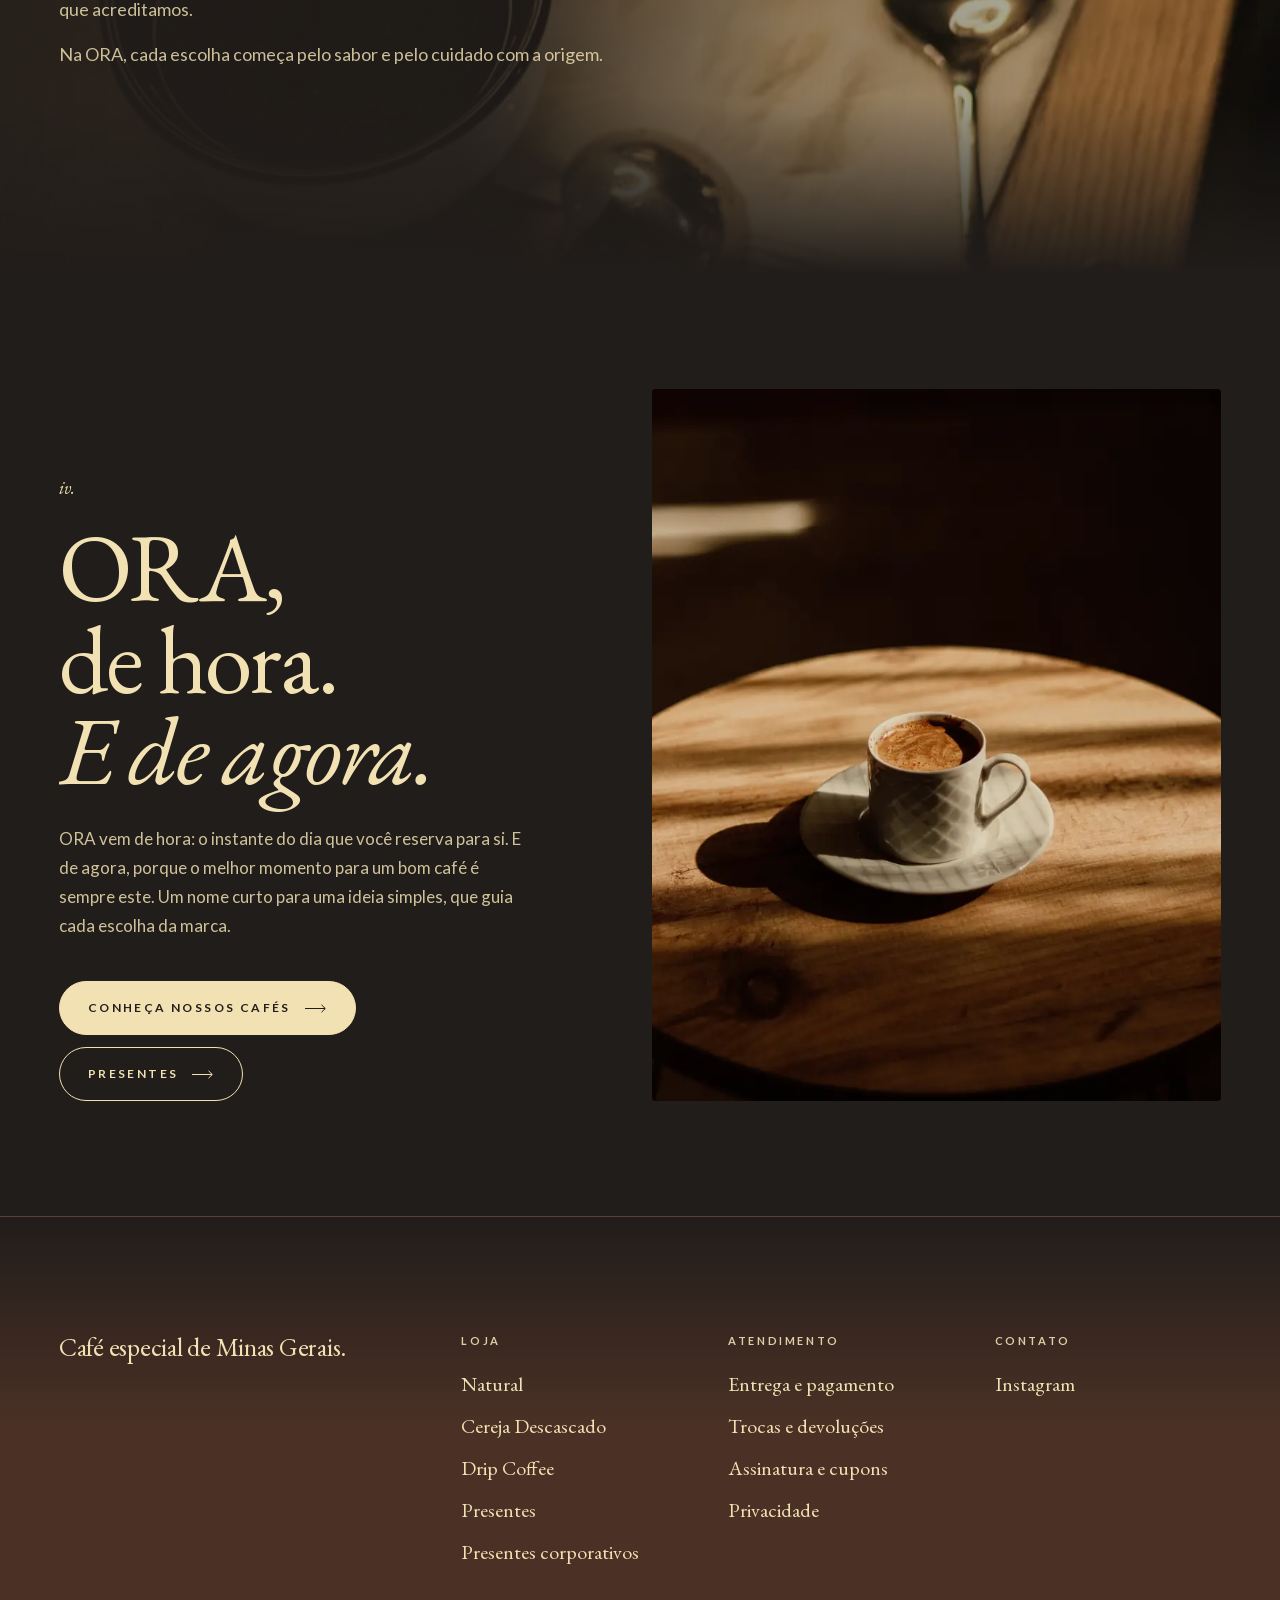
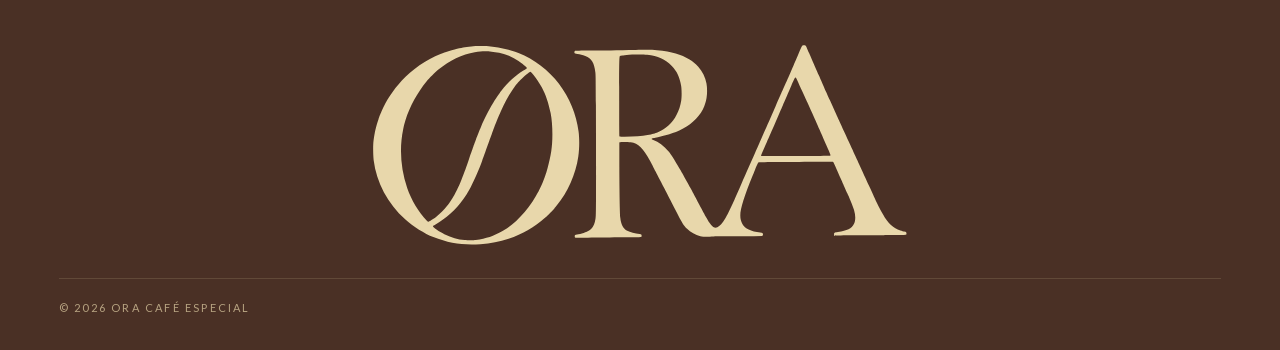
<file: historia.html>
<!doctype html>
<html lang="pt-BR">
<head>
<meta charset="utf-8">
<meta name="viewport" content="width=device-width, initial-scale=1">
<meta name="robots" content="noindex, nofollow">
<title>Nossa origem · ORA</title>
<meta property="og:type" content="website">
<meta property="og:title" content="ORA · Café especial">
<meta property="og:description" content="A história da ORA, de onde vêm os grãos e o caminho de cada lote até a sua xícara.">
<meta property="og:image" content="https://oracafeespecial.com.br/assets/originais/img__px-maos-graos.jpg">

<meta name="description" content="A fundadora da ORA e o caminho de cada lote: colheita, seleção, processo e torra.">
<meta name="theme-color" content="#211D1A">
<link rel="icon" href="assets/brand/monograma.svg">
<link rel="preload" href="assets/fonts/garamond.woff2" as="font" type="font/woff2" crossorigin><link rel="preload" href="assets/fonts/lato-400.woff2" as="font" type="font/woff2" crossorigin>
<style id="ora-css">
@font-face{font-family:'EB Garamond';font-style:normal;font-weight:400 500;font-display:swap;src:url(assets/fonts/garamond.woff2) format('woff2')}
@font-face{font-family:'EB Garamond';font-style:italic;font-weight:400 500;font-display:swap;src:url(assets/fonts/garamond-italico.woff2) format('woff2')}
@font-face{font-family:'Lato';font-style:normal;font-weight:400;font-display:swap;src:url(assets/fonts/lato-400.woff2) format('woff2')}
@font-face{font-family:'Lato';font-style:normal;font-weight:700;font-display:swap;src:url(assets/fonts/lato-700.woff2) format('woff2')}
:root{
--espresso:#4A3025; --butter:#F1E1B3; --mocha:#B8A48D; --roast:#211D1A;
--cream:#F6EBCB; --sand:#E9D7A8;
--ink:var(--roast);
--line:rgba(33,29,26,.16); --line-soft:rgba(33,29,26,.09);
--serif:"EB Garamond", Garamond, "Times New Roman", serif;
--sans:"Lato", "Helvetica Neue", Arial, sans-serif;
--gut:clamp(20px,4.6vw,80px);
--ease:cubic-bezier(.65,.05,0,1);
--ease-out:cubic-bezier(.16,1,.3,1);
--hdr:88px;
}
*,*::before,*::after{box-sizing:border-box}
html{-webkit-text-size-adjust:100%;text-size-adjust:100%}
html.lenis,html.lenis body{height:auto}
.lenis.lenis-smooth{scroll-behavior:auto!important}
.lenis.lenis-stopped{overflow:hidden}
body{margin:0;background:var(--butter);color:var(--ink);font-family:var(--sans);font-size:16px;line-height:1.6;
-webkit-font-smoothing:antialiased;-moz-osx-font-smoothing:grayscale;overflow-x:hidden;text-rendering:optimizeLegibility}
img,video,svg{display:block;max-width:100%}
img{height:auto}
a{color:inherit;text-decoration:none}
button{font:inherit;color:inherit;background:none;border:0;cursor:pointer;padding:0}
::selection{background:var(--espresso);color:var(--butter)}
:focus-visible{outline:1px solid currentColor;outline-offset:4px}
body::after{content:"";position:fixed;inset:0;z-index:200;pointer-events:none;opacity:.07;mix-blend-mode:multiply;
background-image:url("data:image/svg+xml,%3Csvg xmlns='http://www.w3.org/2000/svg' width='160' height='160'%3E%3Cfilter id='n'%3E%3CfeTurbulence type='fractalNoise' baseFrequency='.85' numOctaves='2' stitchTiles='stitch'/%3E%3C/filter%3E%3Crect width='100%25' height='100%25' filter='url(%23n)'/%3E%3C/svg%3E")}
.display{font-family:var(--serif);font-weight:400;letter-spacing:-.028em;line-height:.94;margin:0}
.xxl{font-size:clamp(60px,11.5vw,210px);line-height:.88}
.xl{font-size:clamp(48px,7.6vw,134px)}
.lg{font-size:clamp(40px,5.2vw,88px);line-height:.98}
.md{font-size:clamp(32px,3.4vw,56px);line-height:1.04;letter-spacing:-.02em}
.sm{font-size:clamp(24px,2vw,32px);line-height:1.2;letter-spacing:-.01em}
.it{font-style:italic}
.eyebrow{font-family:var(--sans);font-size:11px;font-weight:700;letter-spacing:.26em;text-transform:uppercase;margin:0;opacity:.75;display:flex;align-items:center;gap:14px}
.eyebrow.ln-l::before{content:"";width:34px;height:1px;background:currentColor;opacity:.6}
.body{font-size:18px;line-height:1.72;max-width:33em;margin:0}
.body + .body{margin-top:1.1em}
.lede{font-family:var(--serif);font-size:clamp(23px,2vw,32px);line-height:1.36;letter-spacing:-.006em;margin:0;max-width:23em}
.num{font-family:var(--serif);font-variant-numeric:lining-nums proportional-nums}
.mono-grain{width:22px;opacity:.8}
.t-espresso{background:var(--espresso);color:var(--butter);--ink:var(--butter);--line:rgba(241,225,179,.22);--line-soft:rgba(241,225,179,.12)}
.t-roast{background:var(--roast);color:var(--butter);--ink:var(--butter);--line:rgba(241,225,179,.2);--line-soft:rgba(241,225,179,.1)}
.t-mocha{background:var(--mocha);color:var(--roast)}
.t-butter{background:var(--butter);color:var(--roast)}
.t-cream{background:var(--cream);color:var(--roast)}
.wrap{padding-inline:var(--gut)}
.sec{position:relative;padding-block:clamp(72px,9vw,148px)}
.grid{display:grid;grid-template-columns:repeat(12,minmax(0,1fr));column-gap:clamp(14px,1.8vw,30px)}
.media{position:relative;overflow:hidden;background:var(--espresso)}
.media > img,.media > video{width:100%;height:100%;object-fit:cover}
.btn{display:inline-flex;align-items:center;gap:14px;height:54px;padding:0 28px;border:1px solid currentColor;border-radius:60px;
font-size:12px;font-weight:700;letter-spacing:.2em;text-transform:uppercase;position:relative;overflow:hidden;isolation:isolate;transition:color .6s var(--ease)}
.btn::before{content:"";position:absolute;inset:0;background:currentColor;transform:translateY(101%);transition:transform .6s var(--ease);z-index:-1}
.btn:hover::before{transform:none}
.btn:hover{color:var(--butter)}
.t-espresso .btn:hover,.t-roast .btn:hover,.on-dark .btn:hover{color:var(--roast)}
.btn.solid{background:var(--roast);border-color:var(--roast);color:var(--butter)}
.btn.solid::before{background:var(--espresso)}
.btn.solid:hover{color:var(--butter)}
.btn.light{background:var(--butter);border-color:var(--butter);color:var(--roast)}
.btn.light::before{background:var(--cream)}
.btn.light:hover{color:var(--roast)}
.arr{width:22px;height:9px;flex:none;transition:transform .6s var(--ease)}
a:hover > .arr,button:hover > .arr{transform:translateX(5px)}
.link{display:inline-flex;align-items:center;gap:12px;font-size:12px;font-weight:700;letter-spacing:.2em;text-transform:uppercase;padding-bottom:6px;position:relative}
.link::after{content:"";position:absolute;left:0;right:0;bottom:0;height:1px;background:currentColor;transform-origin:left;transition:transform .7s var(--ease)}
.link:hover::after{transform:scaleX(0);transform-origin:right}
.hdr{position:fixed;inset:0 0 auto 0;z-index:60;height:var(--hdr);display:grid;grid-template-columns:1fr auto 1fr;align-items:center;
padding-inline:var(--gut);color:var(--butter);transition:color .6s var(--ease-out),transform .8s var(--ease)}
.hdr::before{content:"";position:absolute;inset:0;background:var(--roast);transform:scaleY(0);transform-origin:top;transition:transform .8s var(--ease);z-index:-1}
.hdr::after{content:"";position:absolute;left:var(--gut);right:var(--gut);bottom:0;height:1px;background:currentColor;opacity:0;transition:opacity .6s}
.hdr.on-light{color:var(--roast)}
.hdr.is-solid{top:0}
.hdr.is-solid::before{transform:scaleY(1)}
.hdr.is-solid::after{opacity:.12}
.hdr.is-hidden{transform:translateY(-100%)}
.hdr nav{display:flex;gap:clamp(20px,2.6vw,44px);align-items:center}
.hdr nav:last-child{justify-content:flex-end}
.hdr a.nl{font-size:11px;font-weight:700;letter-spacing:.24em;text-transform:uppercase;position:relative;padding-block:6px}
.hdr a.nl::after{content:"";position:absolute;left:0;right:0;bottom:0;height:1px;background:currentColor;transform:scaleX(0);transform-origin:right;transition:transform .6s var(--ease)}
.hdr a.nl:hover::after,.hdr a.nl[aria-current]::after{transform:scaleX(1);transform-origin:left}
.hdr .logo{width:104px;color:inherit}
.hdr .logo svg{width:100%;height:auto}
.bag-count{display:inline-grid;place-items:center;min-width:20px;height:20px;padding:0 5px;margin-left:8px;border:1px solid currentColor;border-radius:20px;font-size:10px;letter-spacing:0;vertical-align:1px}
.burger{display:none;width:44px;height:44px;position:relative}
.burger span{position:absolute;left:10px;right:10px;height:1px;background:currentColor;transition:transform .6s var(--ease)}
.burger span:nth-child(1){top:18px}.burger span:nth-child(2){top:26px}
.menu-open .burger span:nth-child(1){transform:translateY(4px) rotate(45deg)}
.menu-open .burger span:nth-child(2){transform:translateY(-4px) rotate(-45deg)}
.menu-open .hdr{color:var(--butter)}
.menu-open .hdr::before{transform:scaleY(0)}
.mmenu{position:fixed;inset:0;z-index:55;background:var(--espresso);color:var(--butter);display:flex;flex-direction:column;justify-content:flex-end;
padding:calc(var(--hdr) + 24px) var(--gut) 40px;clip-path:inset(0 0 100% 0);transition:clip-path .9s var(--ease);visibility:hidden}
.menu-open .mmenu{clip-path:inset(0);visibility:visible}
.mmenu a.big{display:block;overflow:hidden;font-family:var(--serif);font-size:clamp(46px,12vw,80px);line-height:1.08;letter-spacing:-.02em}
.mmenu a.big span{display:block;transform:translateY(105%);transition:transform .9s var(--ease)}
.menu-open .mmenu a.big span{transform:none}
.mmenu .meta{margin-top:36px;padding-top:20px;border-top:1px solid rgba(241,225,179,.22);font-size:12px;letter-spacing:.18em;text-transform:uppercase;opacity:.7}
.ftr{padding:clamp(80px,9vw,130px) var(--gut) 34px;overflow:hidden}
.ftr .cols{display:grid;grid-template-columns:1.6fr 1fr 1fr 1fr;gap:40px}
.ftr .fh{margin:0 0 18px;font-size:11px;letter-spacing:.24em;text-transform:uppercase;font-weight:700;opacity:.6}
.ftr ul{list-style:none;margin:0;padding:0;display:grid;gap:10px;font-family:var(--serif);font-size:20px}
.ftr ul a{background:linear-gradient(currentColor,currentColor) 0 100%/0 1px no-repeat;transition:background-size .6s var(--ease)}
.ftr ul a:hover{background-size:100% 1px}
.news{display:flex;border-bottom:1px solid var(--line);margin-top:26px;max-width:440px}
.news input{flex:1;min-width:0;background:none;border:0;color:inherit;font-family:var(--serif);font-size:20px;padding:12px 0;outline:none}
.news input::placeholder{color:inherit;opacity:.5}
.news button{font-size:11px;letter-spacing:.24em;text-transform:uppercase;font-weight:700}
.ftr .giant{margin:clamp(70px,9vw,130px) 0 0;color:var(--butter)}
.ftr .giant svg{width:100%;height:auto;opacity:.95}
.ftr .base{display:flex;justify-content:space-between;gap:16px;flex-wrap:wrap;margin-top:26px;padding-top:20px;border-top:1px solid var(--line);font-size:11px;letter-spacing:.2em;text-transform:uppercase;opacity:.65}
.bag{position:fixed;inset:0;z-index:90;visibility:hidden;transition:visibility 0s .8s}
.bag.open{visibility:visible;transition:none}
.bag .scrim{position:absolute;inset:0;background:rgba(33,29,26,.5);opacity:0;transition:opacity .8s var(--ease)}
.bag.open .scrim{opacity:1}
.bag .panel{position:absolute;top:0;right:0;bottom:0;width:min(480px,100%);background:var(--butter);color:var(--roast);display:flex;flex-direction:column;
transform:translateX(100%);transition:transform .8s var(--ease)}
.bag.open .panel{transform:none}
.bag .ph{display:flex;justify-content:space-between;align-items:center;padding:28px 34px;border-bottom:1px solid var(--line)}
.bag .ph h3{margin:0;font-family:var(--serif);font-weight:400;font-size:32px;letter-spacing:-.01em}
.bag .items{flex:1;overflow:auto;padding:8px 34px}
.bag .item{display:grid;grid-template-columns:84px 1fr auto;gap:18px;padding:22px 0;border-bottom:1px solid var(--line-soft);align-items:start}
.bag .item .th{aspect-ratio:4/5;overflow:hidden;background:var(--espresso)}
.bag .item .th img{width:100%;height:100%;object-fit:cover}
.bag .item .th.lbl{display:grid;place-items:center}
.bag .item .th.lbl.alt{background:var(--mocha)}
.bag .item .th.lbl img{width:62%;height:auto;object-fit:contain}
.bag .item h5{margin:0;font-family:var(--serif);font-weight:400;font-size:21px;line-height:1.2}
.bag .item p{margin:4px 0 0;font-size:14px;opacity:.75}
.bag .item .pr{font-family:var(--serif);font-size:19px;white-space:nowrap}
.qty{display:inline-flex;align-items:center;border:1px solid var(--line);border-radius:40px;margin-top:12px}
.qty button{width:34px;height:34px;font-size:17px}
.qty span{min-width:22px;text-align:center;font-size:14px}
.bag .rm{font-size:11px;letter-spacing:.18em;text-transform:uppercase;opacity:.6;margin-top:12px;display:block}
.bag .pf{padding:26px 34px 32px;border-top:1px solid var(--line)}
.bag .tot{display:flex;justify-content:space-between;align-items:baseline;margin-bottom:6px}
.bag .tot b{font-family:var(--serif);font-weight:400;font-size:30px}
.bag .note{font-size:14px;opacity:.7;margin:0 0 20px}
.bag .empty{padding:60px 0;text-align:center}
.bag .empty p{font-family:var(--serif);font-size:26px;margin:0 0 24px}
.toast{position:fixed;left:50%;bottom:28px;z-index:95;transform:translate(-50%,calc(100% + 60px));visibility:hidden;transition:transform .7s var(--ease),visibility 0s .7s;background:var(--roast);color:var(--butter);padding:16px 26px;border-radius:40px;
font-size:14px;letter-spacing:.03em;display:flex;gap:16px;align-items:center;max-width:calc(100% - 32px)}
.toast.show{transform:translate(-50%,0);visibility:visible;transition:transform .7s var(--ease),visibility 0s}
.toast a{text-decoration:underline;text-underline-offset:4px;white-space:nowrap}
.veil{position:fixed;inset:0;z-index:150;background:var(--espresso);pointer-events:none;display:grid;place-items:center;opacity:1;transition:opacity .7s var(--ease-out)}
.veil svg{width:54px;color:var(--butter);opacity:.9}
.veil.off{opacity:0}
.veil.on{opacity:1;transition-duration:.45s}
.ln{display:block;overflow:hidden;padding-bottom:.2em;margin-bottom:-.2em}
.ln > span{display:block;transform:translateY(105%);transition:transform 1.25s var(--ease)}
.is-in .ln > span,.ln.is-in > span{transform:none}
.ln:nth-child(2) > span{transition-delay:.08s}
.ln:nth-child(3) > span{transition-delay:.16s}
[data-fade]{opacity:0;transform:translateY(22px);transition:opacity 1.1s var(--ease-out),transform 1.1s var(--ease-out)}
[data-fade].is-in{opacity:1;transform:none}
[data-delay="1"]{transition-delay:.12s!important}
[data-delay="2"]{transition-delay:.24s!important}
[data-delay="3"]{transition-delay:.36s!important}
[data-open]{clip-path:inset(12% 8% 12% 8%);transition:clip-path 1.5s var(--ease)}
[data-open] > img,[data-open] > video{transform:scale(1.18);transition:transform 2s var(--ease)}
[data-open].is-in{clip-path:inset(0)}
[data-open].is-in > img,[data-open].is-in > video{transform:scale(1)}
[data-par]{will-change:transform}
.kgrid{display:grid;grid-template-columns:repeat(3,minmax(0,1fr));gap:clamp(18px,2.2vw,36px)}
.kc-img{display:block;aspect-ratio:4/5}
.kc-img img{position:absolute;inset:0;width:100%;height:100%;object-fit:cover;transition:opacity .8s var(--ease-out),transform 1.6s var(--ease-out)}
.kc-img img.b{opacity:0}
.kc-img:hover img.b{opacity:1}
.kc-img:hover img{transform:scale(1.04)}
.kc-tag{position:absolute;left:16px;top:16px;z-index:2;background:var(--butter);color:var(--roast);font-size:10px;font-weight:700;letter-spacing:.2em;text-transform:uppercase;padding:7px 12px;border-radius:30px}
.kc-b{display:flex;justify-content:space-between;align-items:start;gap:20px;padding-top:20px;border-top:1px solid var(--line);margin-top:18px}
.kc-b h3{margin:0 0 6px;font-family:var(--serif);font-weight:400;font-size:clamp(24px,1.9vw,30px);line-height:1.1;letter-spacing:-.01em}
.kc-b p{margin:0;font-size:15.5px;line-height:1.5;opacity:.8;max-width:22em}
.kc-b .num{font-size:22px;white-space:nowrap}
.pack{display:grid;place-items:center;background:radial-gradient(120% 90% at 50% 30%,#5d3d30 0%,var(--espresso) 55%,#3b261d 100%)}
.pack.mocha{background:radial-gradient(120% 90% at 50% 30%,#cbb9a3 0%,var(--mocha) 55%,#a69079 100%)}
.pack img{width:38%;max-width:360px;height:auto;filter:drop-shadow(0 46px 38px rgba(20,12,8,.42)) drop-shadow(0 10px 10px rgba(20,12,8,.3))}
.pack.mocha img{filter:drop-shadow(0 46px 38px rgba(60,40,25,.38)) drop-shadow(0 10px 10px rgba(40,25,15,.28))}
.pack.mocha ~ .score,.pack.mocha ~ .ix{color:var(--roast)}
.score{display:inline-flex;align-items:baseline;gap:8px;border:1px solid currentColor;border-radius:40px;padding:6px 14px 7px;font-size:11px;font-weight:700;letter-spacing:.18em;text-transform:uppercase}
.score b{font-family:var(--serif);font-size:19px;font-weight:400;letter-spacing:0}
.chips{display:flex;gap:8px;flex-wrap:wrap}
.chips span{padding:7px 14px;border:1px solid var(--line);border-radius:30px;font-family:var(--serif);font-style:italic;font-size:17px}
@media (max-width:960px){
:root{--hdr:68px}
.hdr{grid-template-columns:auto 1fr auto}
.hdr nav.l a.nl{display:none}
.hdr .logo{width:84px;justify-self:center}
.burger{display:block;margin-left:-10px}
.ftr .cols{grid-template-columns:1fr 1fr}
.ftr .cols > div:first-child{grid-column:1/-1}
.body{font-size:16px}
.kgrid{grid-template-columns:1fr 1fr}
}
@media (max-width:600px){
.kgrid{grid-template-columns:1fr;gap:54px}
.btn{height:50px;padding:0 22px}
}
@media (prefers-reduced-motion:reduce){
*{animation:none!important;transition-duration:.01ms!important}
[data-fade],[data-open],.ln > span{opacity:1;transform:none;clip-path:none}
}
.ann{position:relative;z-index:65;background:var(--espresso);color:var(--butter);text-align:center;font-size:11px;font-weight:700;letter-spacing:.18em;text-transform:uppercase;padding:9px var(--gut)}
.ann b{color:var(--sand)}
.hdr{top:34px}
@media (max-width:600px){.ann{font-size:10px;letter-spacing:.12em;padding-inline:12px}}
.ftr .ftag{margin:14px 0 0;max-width:24em;font-size:15px;line-height:1.6;opacity:.75}
.kc .kc-l{display:inline-block;margin-top:14px}
.hdr{top:var(--ann,34px)}
.ann-m{display:none}
@media (max-width:600px){.ann{font-size:11px;letter-spacing:.1em}.ann-x{display:none}.ann-m{display:inline}}
.qty button{width:40px;height:40px}
.bag .rm{padding:8px 0}
@media (max-width:700px){body[data-page=produto] .toast{bottom:92px}}
.ftr .fh{opacity:.9}
h1,h2,h3,.display{text-wrap:balance}
p,li,figcaption span,.kc-b p{text-wrap:pretty}
.kc-img img[src*="p-cafe-caneca"],.media img[src*="p-cafe-caneca"]{object-position:72% 50%}
.kc-img img[src*="caixa-slogan"]{object-position:30% 50%}
.fgrid{display:grid;grid-template-columns:repeat(4,minmax(0,1fr));gap:clamp(10px,1.2vw,18px)}
.fcard{position:relative;overflow:hidden;border-radius:3px;aspect-ratio:3/4;color:var(--butter);display:flex;flex-direction:column;justify-content:space-between;padding:clamp(20px,2vw,30px);isolation:isolate;background:var(--roast)}
.fcard > img{position:absolute;inset:0;width:100%;height:100%;object-fit:cover;z-index:-2;transition:transform 1.1s var(--ease-out)}
.fcard::before{content:"";position:absolute;inset:0;z-index:-1;background:linear-gradient(0deg,rgba(24,16,10,.9) 14%,rgba(33,22,14,.3) 55%,rgba(33,22,14,.12) 78%,rgba(24,16,10,.55) 100%)}
.fcard::after{content:"";position:absolute;inset:0;z-index:-1;background:rgba(24,16,10,.42);opacity:0;transition:opacity .5s var(--ease-out)}
.fcard .fn{display:flex;align-items:center;justify-content:space-between;font-family:var(--serif);font-size:16px;letter-spacing:.12em;text-shadow:0 1px 10px rgba(20,14,8,.7)}
.fcard .fn span{display:flex;align-items:center;gap:12px}
.fcard .fn span::after{content:"";width:36px;height:1px;background:rgba(241,225,179,.6)}
.fcard .fn i{font-style:normal;font-size:22px;line-height:1;transition:transform .35s var(--ease-out)}
.fcard h3{margin:0;font-family:var(--serif);font-weight:400;font-size:clamp(26px,2.2vw,36px);line-height:1.05;letter-spacing:-.01em}
.fcard .fs{margin:6px 0 0;font-size:14px;opacity:.82}
.fcard .fx{display:grid;grid-template-rows:0fr;opacity:0;transition:grid-template-rows .55s var(--ease-out),opacity .45s var(--ease-out)}
.fcard .fx > p{min-height:0;overflow:hidden;margin:0;font-size:15px;line-height:1.55;opacity:.92}
.fcard .fx > p > span{display:block;padding-top:12px}
.fcard button.fb{position:absolute;inset:0;z-index:3;background:none;border:0;padding:0;cursor:pointer;border-radius:inherit}
.fcard button.fb:focus-visible{outline:2px solid var(--butter);outline-offset:-4px}
.fcard[data-aberto=true] .fx{grid-template-rows:1fr;opacity:1}
.fcard[data-aberto=true]::after{opacity:1}
.fcard[data-aberto=true] .fn i{transform:rotate(45deg)}
@media (hover:hover){
.fcard .fn i{display:none}
.fcard button.fb{cursor:default}
.fcard:hover > img{transform:scale(1.05)}
.fcard:hover::after{opacity:1}
.fcard:hover .fx{grid-template-rows:1fr;opacity:1}
}
@media (max-width:960px){.fgrid{grid-template-columns:repeat(2,minmax(0,1fr))}.fcard{aspect-ratio:4/5}}
@media (max-width:600px){.fgrid{display:flex;overflow-x:auto;scroll-snap-type:x mandatory;margin-inline:calc(var(--gut) * -1);padding-inline:var(--gut);scrollbar-width:none}.fgrid::-webkit-scrollbar{display:none}.fcard{flex:0 0 78%;scroll-snap-align:center;aspect-ratio:3/4}}
@media (prefers-reduced-motion:reduce){.fcard > img,.fcard .fx,.fcard::after{transition:none}}
.ftr .giant{margin-top:clamp(56px,6vw,90px)}
.ftr .giant svg{width:min(560px,46%)}
@media (max-width:700px){.ftr .giant svg{width:68%}.ftr ul{font-size:17px}.ftr .cols{column-gap:20px}}
body[data-page=produto] .ftr{padding-bottom:110px}
@media (max-width:700px){.toast{flex-direction:column;align-items:flex-start;gap:6px;width:calc(100% - 32px);border-radius:16px;padding:14px 20px}}
.pack.mocha{background:radial-gradient(120% 90% at 50% 30%,#a8917a 0%,#8c7560 55%,#6f5a47 100%)}
.pack.mocha ~ .score,.pack.mocha ~ .ix{color:var(--butter)}
@media (max-width:600px){
.kgrid:not([data-grid]){display:flex!important;overflow-x:auto;scroll-snap-type:x mandatory;gap:14px;margin-inline:calc(var(--gut) * -1);padding-inline:var(--gut);scrollbar-width:none}
.kgrid:not([data-grid])::-webkit-scrollbar{display:none}
.kgrid:not([data-grid]) .kc{flex:0 0 82%;scroll-snap-align:center;min-width:0}
}
.kc-img img[src*="p-kit-completo"]{object-position:70% 50%}
.toast{border:1px solid rgba(241,225,179,.35);box-shadow:0 14px 40px rgba(10,8,6,.35)}
.gal .cap{background:rgba(28,20,14,.6);color:var(--butter)!important;opacity:1!important;padding:5px 10px 4px;border-radius:30px}
.mmenu{justify-content:flex-start;padding-top:calc(var(--hdr) + 12svh)}
.mmenu .meta{display:flex;flex-wrap:wrap;gap:12px 22px;opacity:.85}
.gal img[src*="caixa-slogan"]{object-position:22% 50%}
.kc-img img[src*="p-kit-completo"]{object-position:88% 50%}
.gal .media.kraft .cap{top:16px;bottom:auto}
.kc-img img[src*="p-kit-vertical"]{object-position:78% 50%}
.kc-img img[src*="caixa-slogan"]{object-position:4% 50%}
@media (max-width:600px){.kc-b{display:grid;grid-template-columns:1fr auto;gap:4px 14px}.kc-b>div{display:contents}.kc-b h3{grid-column:1;grid-row:1}.kc-b .num{grid-column:2;grid-row:1}.kc-b p{grid-column:1/-1;grid-row:2;max-width:none}}
.bag.open ~ .toast{bottom:auto;top:20px}
.bag.open ~ .toast:not(.show){transform:translate(-50%,-200%)}
@media (max-width:600px){.kc .kc-b{display:grid!important;grid-template-columns:1fr auto;gap:4px 14px}.kc .kc-b>div{display:contents}.kc .kc-b h3{grid-column:1;grid-row:1}.kc .kc-b .num{grid-column:2;grid-row:1;margin:0!important;font-size:20px!important}.kc .kc-b p{grid-column:1/-1;grid-row:2;max-width:none}}
.pack{background:radial-gradient(120% 90% at 50% 30%,#a8917a 0%,#8c7560 55%,#6f5a47 100%)}
.pack ~ .ix,.pack ~ .score{color:var(--butter)}
@media (max-width:900px){.hdr{grid-template-columns:1fr auto 1fr}.hdr .r{justify-self:end}}
.bag .item .pr{border-top:0!important}
.ftr .giant{text-align:center}.ftr .giant svg{display:inline-block}
.creds a{color:inherit;text-decoration:none;transition:opacity .3s}.creds a:hover b{text-decoration:underline;text-underline-offset:5px;text-decoration-thickness:1px}
@media (max-width:700px){body[data-page=produto] .sbar{display:grid;grid-template-columns:1fr auto;column-gap:14px;row-gap:0;padding-block:10px}body[data-page=produto] .sbar .th{display:none}body[data-page=produto] .sbar .n{grid-column:1;grid-row:1}body[data-page=produto] .sbar .num{grid-column:1;grid-row:2;font-size:15px!important;opacity:.8}body[data-page=produto] .sbar .btn{grid-column:2;grid-row:1/3}}
@media (max-width:600px){.kgrid:not([data-grid]){margin-inline:calc(50% - 50vw)!important;padding-inline:var(--gut)!important}}
body[data-page=produto] .ftr{padding-bottom:34px}
body[data-page=produto]:has(.sbar.on) .ftr{padding-bottom:110px}
.bag .item .th.ph{display:block;padding:0;border:0}
@media (max-width:600px){body[data-page=produto] .kgrid:not([data-grid]){width:auto!important}}
.pack,.pc .pk .pack.deep{background:radial-gradient(120% 90% at 50% 30%,#8a6150 0%,#6a4636 55%,#4e3227 100%)}
.pack.mocha{background:radial-gradient(120% 90% at 50% 30%,#d6c5ae 0%,#bfa98f 55%,#a48e75 100%)}
.pack.mocha ~ .ix,.pack.mocha ~ .score{color:var(--roast)}
@media (max-width:700px){.bag .note .nl-x{display:none}}
.mmenu .mimg{flex:1;min-height:0;margin-top:28px;border-radius:3px;overflow:hidden}.mmenu .mimg img{width:100%;height:100%;object-fit:cover;opacity:.85}
.bag .item .cmsg{grid-column:1/-1;margin:2px 0 0;padding:12px 14px;background:rgba(74,48,37,.07);border-radius:3px;font-family:var(--serif);font-style:italic;font-size:15px;line-height:1.45;opacity:1;overflow-wrap:anywhere}
.bag .item .cmsg b{font-family:var(--sans);font-style:normal;font-size:10px;letter-spacing:.2em;text-transform:uppercase;font-weight:700;opacity:.6;margin-right:6px}
.card-pv{position:relative}.card-pv.ex .txt,.card-pv.ex .sig span{opacity:.45}
.card-pv.ex::after{content:"Exemplo";position:absolute;top:30px;right:32px;font-size:10px;letter-spacing:.22em;text-transform:uppercase;font-weight:700;padding:4px 9px 3px;border:1px solid currentColor;border-radius:30px;opacity:.55}
.tam-tx{display:inline-block;font-size:13px;letter-spacing:.06em;opacity:.8;padding:10px 0}
@media (max-width:380px){.card-pv .sig{flex-direction:column;align-items:flex-start;gap:6px}}
::selection{background:var(--espresso);color:var(--butter)}
.t-roast ::selection,.t-espresso ::selection{background:var(--butter);color:var(--roast)}
a.link{background-image:linear-gradient(currentColor,currentColor);background-size:0% 1px;background-repeat:no-repeat;background-position:0 100%;transition:background-size .5s var(--ease)}
a.link:hover{background-size:100% 1px}
.bag .pay{margin:8px 0 0;font-size:13px;opacity:.75}
.bag .fg{margin:10px 0 0;font-size:13px}
.cepf{display:flex;align-items:center;gap:12px;margin:16px 0 0;padding:10px 0;border-block:1px solid var(--line)}
.cepf label{font-size:10px;letter-spacing:.22em;text-transform:uppercase;font-weight:700;opacity:.85}
.cepf input{flex:1;min-width:0;background:none;border:0;font:inherit;font-size:15px;color:inherit;padding:4px 0}
.cepf input:focus{outline:none}
.cepf:focus-within{border-color:currentColor}
.cepf button{font-size:11px;letter-spacing:.2em;text-transform:uppercase;font-weight:700}
.cep-r{margin:8px 0 0;font-size:13px;opacity:.75;min-height:1em}
.cep-r:empty{display:none}
.ftr .base{display:flex;justify-content:space-between;gap:16px;flex-wrap:wrap}
:is(.hero,.hhero,.ghero,.lhero) [data-fade]{opacity:1;animation:oraUp 1.1s var(--ease-out) both}
:is(.hero,.hhero,.ghero,.lhero) .ln > span{animation:oraLn 1.25s var(--ease) .1s both}
@keyframes oraUp{from{transform:translateY(22px)}to{transform:none}}
@keyframes oraLn{from{transform:translateY(105%)}to{transform:none}}
@media (prefers-reduced-motion:reduce){:is(.hero,.hhero,.ghero,.lhero) [data-fade],:is(.hero,.hhero,.ghero,.lhero) .ln > span{animation:none}}
body{background:var(--roast)}
.t-roast .btn.solid,.t-espresso .btn.solid,.sbar .btn.solid{background:var(--butter);border-color:var(--butter);color:var(--roast)}
.t-roast .btn.solid::before,.t-espresso .btn.solid::before,.sbar .btn.solid::before{background:var(--cream)}
.t-roast .btn.solid:hover,.t-espresso .btn.solid:hover,.sbar .btn.solid:hover{color:var(--roast)}
.ftr{border-top:1px solid rgba(241,225,179,.1)}
.seam-b{position:absolute;left:0;right:0;bottom:-1px;height:clamp(90px,14vw,200px);z-index:1;pointer-events:none}
@view-transition{navigation:auto}
.hdr{view-transition-name:ora-hdr}
.ann{view-transition-name:ora-ann}
::view-transition-old(root){animation:oraSai .35s cubic-bezier(.4,0,1,1) both}
::view-transition-new(root){animation:oraEntra .7s cubic-bezier(.16,1,.3,1) both}
@keyframes oraSai{to{opacity:0}}
@keyframes oraEntra{from{opacity:0;transform:translateY(14px)}}
@media (prefers-reduced-motion:reduce){::view-transition-group(*),::view-transition-old(*),::view-transition-new(*){animation:none!important}}
:is(section,header):has(> .seam-b,> .seam-t){position:relative}
.seam-t{position:absolute;left:0;right:0;top:-1px;height:clamp(90px,14vw,200px);z-index:1;pointer-events:none}
video.v-off{opacity:0}
video::-webkit-media-controls,video::-webkit-media-controls-start-playback-button,video::-webkit-media-controls-overlay-play-button{display:none!important;-webkit-appearance:none;opacity:0}
</style>
<style>
.hhero{position:relative;height:calc(100svh - 36px);min-height:584px;color:var(--butter);overflow:hidden;background:var(--roast)}
.hhero .bg{position:absolute;inset:-8% 0}
@media (min-width:761px){.hhero .bg{right:0;top:-6%}.hhero video{object-position:50% 50%}}
.hhero video{width:100%;height:100%;object-fit:cover;object-position:70% 50%}
.hhero::after{content:"";position:absolute;inset:0;background:linear-gradient(90deg,rgba(28,22,18,.78) 0%,rgba(28,22,18,.5) 40%,rgba(28,22,18,0) 62%),linear-gradient(180deg,rgba(33,29,26,.45),rgba(33,29,26,.12) 38%,rgba(33,29,26,.86))}
@media (max-width:760px){.hhero::after{background:linear-gradient(180deg,rgba(33,29,26,.4),rgba(33,29,26,.1) 30%,rgba(33,29,26,.75) 58%,rgba(33,29,26,.95))}}
.hhero h1{text-shadow:0 2px 30px rgba(20,16,12,.6)}
.hhero .in{position:absolute;z-index:2;left:var(--gut);right:var(--gut);bottom:clamp(40px,6vw,90px);display:grid;grid-template-columns:repeat(12,minmax(0,1fr));gap:24px;align-items:end}
.hhero .in > div{grid-column:1/9}
.hhero .in > p{grid-column:9/13;text-shadow:0 0 6px rgba(15,12,9,.9),0 1px 20px rgba(15,12,9,.9);margin:0;font-size:16.5px;line-height:1.65;opacity:.92;text-shadow:0 1px 16px rgba(20,16,12,.7)}
.hhero .eyebrow{margin-bottom:28px;opacity:1}
.chap{font-family:var(--serif);font-style:italic;font-size:18px;opacity:.85;display:block;margin-bottom:18px}

/* i. fundadora */
.fund{display:grid;grid-template-columns:repeat(12,minmax(0,1fr));column-gap:clamp(14px,1.8vw,30px);align-items:start}
.fund .ph{grid-column:1/6;position:sticky;top:calc(var(--hdr) + 30px);margin:0}
.fund .ph .media{aspect-ratio:4/5.3;border-radius:3px}
.fund .ph .media img{width:100%;height:100%;object-fit:cover}
.fund .ph figcaption{margin-top:14px;font-size:13px;opacity:.6}
.fund .tx{grid-column:7/13}
.fund .tx h2{margin:0 0 34px}
.fund .q{margin:0 0 34px;padding:0 0 30px;border-bottom:1px solid var(--line);font-family:var(--serif);font-size:clamp(26px,2.4vw,38px);line-height:1.25;letter-spacing:-.005em}
.fund .q em{font-style:italic}
.fund .lede{font-family:var(--serif);font-size:22px;margin:0 0 20px}
.fund .body{margin:0 0 18px;opacity:.82;max-width:34em}
.fund .sig{margin:30px 0 0;padding-top:22px;border-top:1px solid var(--line);font-family:var(--serif);font-size:24px}

/* ii. origem + etapas */
.minas{display:grid;grid-template-columns:repeat(12,minmax(0,1fr));min-height:min(92svh,820px)}
.minas .m{grid-column:1/8;position:relative;overflow:hidden}
.minas .m img,.minas .m video{position:absolute;inset:0;width:100%;height:100%;object-fit:cover}
.minas .t{grid-column:8/13;padding:clamp(56px,6vw,110px) var(--gut) clamp(56px,6vw,110px) clamp(34px,4vw,72px);display:flex;flex-direction:column;justify-content:center}
.minas .t h2{margin:0 0 28px}
.minas .t p{margin:0 0 18px;opacity:.85;font-size:16.5px;line-height:1.7}
.minas dl{display:grid;grid-template-columns:1fr;margin:26px 0 0;border-top:1px solid var(--line)}
.minas dl div{display:flex;justify-content:space-between;gap:20px;padding:16px 0;border-bottom:1px solid var(--line)}
.minas dt{font-size:11px;letter-spacing:.2em;text-transform:uppercase;font-weight:700;opacity:.65}
.minas dd{margin:0;font-family:var(--serif);font-size:19px;text-align:right}
.etapas .hd{display:grid;grid-template-columns:repeat(12,minmax(0,1fr));gap:24px;align-items:end;margin-bottom:clamp(40px,4.6vw,70px)}
.etapas .hd > div{grid-column:1/8}
.etapas .hd > p{grid-column:9/13;margin:0;opacity:.82;font-size:16.5px;line-height:1.7}
.etapas .fgrid{grid-template-columns:repeat(4,minmax(0,1fr))}
.etapas .fcard{aspect-ratio:3/4.6}
.etapas .fcard h3{font-size:clamp(24px,1.9vw,32px)}

/* iii. nome */
.nome{display:grid;grid-template-columns:repeat(12,minmax(0,1fr));column-gap:clamp(14px,1.8vw,30px);align-items:end}
.nome .t{grid-column:1/6}
.nome .t .mg{width:clamp(54px,5vw,76px);color:var(--espresso);margin-bottom:34px}
.nome .t .body{margin:30px 0 0;opacity:.84;max-width:28em;font-size:17px;line-height:1.7}
.nome .t .acts{display:flex;gap:12px;flex-wrap:wrap;margin-top:40px}
.nome .p{grid-column:7/13;display:grid}
.nome .p .media{border-radius:3px;aspect-ratio:4/5}
.nome .p .media img[src*="xicara-mesa"]{filter:saturate(.72) brightness(.94)}
.nome .p img,.nome .p video{width:100%;height:100%;object-fit:cover}


@media (max-width:960px){
  .hhero .in > div,.hhero .in > p{grid-column:1/-1}
  .fund .ph,.fund .tx{grid-column:1/-1}
  .fund .ph{position:static;margin-bottom:44px}
  .fund .ph .media{aspect-ratio:4/3}
  .minas .m,.minas .t{grid-column:1/-1}
  .nome .p{order:-1;margin-bottom:34px}
  .hhero video{object-position:57% 50%}
  .minas .m{min-height:0;height:52svh}
  .minas .m img,.minas .m video{object-position:50% 50%}
  .etapas .hd > div,.etapas .hd > p{grid-column:1/-1}
  .etapas .fgrid{grid-template-columns:repeat(2,minmax(0,1fr))}
  .nome .t,.nome .p{grid-column:1/-1}
  .nome .p{margin-top:50px}
}
@media (max-width:600px){
  .etapas .fgrid{display:flex}
  .etapas .fcard{aspect-ratio:3/4}
  .minas .t{padding:56px var(--gut)}
}
.alt{margin:0 0 26px!important;opacity:1!important;display:flex;align-items:baseline;gap:16px;flex-wrap:wrap}.alt b{font-family:var(--serif);font-weight:400;font-size:clamp(84px,9vw,150px);line-height:.9;letter-spacing:-.03em;font-variant-numeric:lining-nums}.alt b::after{content:" m";font-size:.38em;letter-spacing:0}.alt span{font-size:11px;letter-spacing:.22em;text-transform:uppercase;font-weight:700;opacity:.65}
.esc{min-height:min(100svh,920px);display:flex;align-items:center;overflow:hidden;isolation:isolate}
.esc .bg{position:absolute;inset:-8% 0;z-index:-2}
.esc .bg img{width:100%;height:100%;object-fit:cover;object-position:50% 46%;filter:brightness(.82) saturate(.9)}
.esc::before{content:"";position:absolute;inset:0;z-index:-1;background:linear-gradient(90deg,rgba(33,29,26,.96) 0%,rgba(33,29,26,.9) 36%,rgba(33,29,26,.35) 62%,rgba(33,29,26,.1) 100%)}
.esc-in{width:100%;max-width:560px}
.esc-in h2{margin:14px 0 34px}
.esc-tx .lede{margin:0 0 22px}.esc-tx .body{margin:0 0 14px;opacity:.82}.esc-tx .body:last-child{margin:0}
@media (max-width:900px){
  .esc{display:block;min-height:0;padding-top:0}
  .esc .bg{position:relative;inset:auto;height:62svh;margin:0 calc(-1 * var(--gut))}
  .esc .bg img{object-position:60% 50%}
  .esc::before{display:none}
  .esc .bg img{-webkit-mask-image:linear-gradient(180deg,#000 58%,transparent);mask-image:linear-gradient(180deg,#000 58%,transparent)}
  .esc-in{margin-top:-48px;position:relative}
}
</style>
</head>
<body data-page="historia">
<div class="ann"><span><b>5% de desconto</b> na primeira compra<span class="ann-x"> · cupom</span><span class="ann-m">:</span> <b>BEMVINDO</b></span></div>

<section class="hhero">
  <div class="bg" data-par=".6"><picture><source media="(max-width: 760px)" srcset="assets/img/cel/cel-maos-torrados-760.webp 760w, assets/img/cel/cel-maos-torrados-1147.webp 1147w" sizes="100vw"><source media="(orientation: portrait)" srcset="assets/img/cel-maos-torrados-800.webp 800w, assets/img/cel-maos-torrados.webp 1600w" sizes="100vw"><img decoding="async" width="1600" height="1066" fetchpriority="high" src="assets/img/px-maos-graos.webp" srcset="assets/img/px-maos-graos-400.webp 400w, assets/img/px-maos-graos-800.webp 800w, assets/img/px-maos-graos-1200.webp 1200w, assets/img/px-maos-graos.webp 1600w" sizes="(max-width: 760px) 100vw, 128vw" alt="" style="width:100%;height:100%;object-fit:cover;object-position:50% 50%"></picture></div>
  <div class="in">
    <div>
      <p class="eyebrow ln-l" data-fade>Nossa origem</p>
      <h1 class="display xxl" data-lines><span class="ln"><span>Uma história</span></span><span class="ln"><span>sem <em class="it">pressa.</em></span></span></h1>
    </div>
    <p data-fade data-delay="2">Quem está por trás da ORA, de onde vêm os grãos e como cada café é escolhido.</p>
  </div>
</section>

<section class="sec wrap t-espresso">
  <div class="fund">
    <figure class="ph" data-fade><div class="media" data-open><img decoding="async" loading="lazy" width="1600" height="1068" src="assets/img/px-coado-mesa.webp" srcset="assets/img/px-coado-mesa-400.webp 400w, assets/img/px-coado-mesa-800.webp 800w, assets/img/px-coado-mesa-1200.webp 1200w, assets/img/px-coado-mesa.webp 1600w" sizes="(max-width: 760px) 110vw, 86vw" alt="Café sendo coado em um filtro de papel, ao lado de uma xícara" style="object-position:45% 50%"></div></figure>
    <div class="tx">
      <span class="chap" data-fade>i.</span>
      <h2 class="display lg" data-lines><span class="ln"><span>A <em class="it">fundadora.</em></span></span></h2>
      <p class="lede" data-fade>Sou Cecília Rabelo, fundadora da ORA Café.</p>
      <p class="body" data-fade>Minha trajetória no automobilismo me ensinou que grandes experiências são construídas nos detalhes. A dedicação, a escolha e o cuidado em cada etapa fazem toda a diferença no resultado final.</p>
      <p class="body" data-fade>Foi com esse olhar que nasceu a ORA: de uma vontade antiga de criar algo próprio e de compartilhar uma paixão por bons momentos.</p>
      <p class="body" data-fade>Os cafés da ORA vêm de fazendas de Minas Gerais e são escolhidos um a um, pela origem e pelo que entregam na xícara.</p>
      <p class="sig" data-fade><em class="it">Porque todo momento tem sua ORA.</em></p>
    </div>
  </div>
</section>

<section class="minas t-roast">
  <div class="m"><picture><source media="(max-width: 760px)" srcset="assets/video/altitude-poster-cel.webp" width="1024" height="540"><img decoding="async" width="1600" height="844" src="assets/video/altitude-poster.webp" srcset="assets/video/altitude-poster-800.webp 800w, assets/video/altitude-poster-1200.webp 1200w, assets/video/altitude-poster.webp 1600w" sizes="(max-width: 760px) 100vw, 60vw" alt="Vista aérea de um cafezal em fileiras, nas montanhas, no fim da tarde" loading="lazy"></picture><video muted loop playsinline preload="none" aria-hidden="true"><source src="assets/video/altitude-cel.mp4" type="video/mp4" media="(max-width: 760px)"><source src="assets/video/altitude.mp4" type="video/mp4"></video></div>
  <div class="t">
    <span class="chap" data-fade>ii.</span>
    <h2 class="display lg" data-lines><span class="ln"><span>Café de</span></span><span class="ln"><span><em class="it">altitude.</em></span></span></h2>
    <p data-fade>Nas montanhas de Minas Gerais, a altitude e as condições climáticas contribuem para um desenvolvimento mais lento dos frutos, influenciando as características sensoriais do café.</p>
    <p data-fade>É nesse ambiente que buscamos grãos especiais, com identidade própria e características que se revelam em cada xícara.</p>
  </div>
</section>

<section class="sec wrap t-roast esc">
  <div class="bg" data-par=".25"><img decoding="async" width="1600" height="2397" src="assets/img/px-prova.webp" srcset="assets/img/px-prova-400.webp 400w, assets/img/px-prova-800.webp 800w, assets/img/px-prova-1200.webp 1200w, assets/img/px-prova.webp 1600w" sizes="(max-width: 760px) 100vw, 60vw" sizes="100vw" alt="" loading="lazy"></div>
  <div class="esc-in">
    <span class="chap" data-fade>iii.</span>
    <h2 class="display xl" data-lines><span class="ln"><span>Escolhido</span></span><span class="ln"><span><em class="it">na xícara.</em></span></span></h2>
    <div class="esc-tx">
      <p class="lede" data-fade>Cada café tem sua própria identidade. Por isso, nossa seleção começa muito antes da torra.</p>
      <p class="body" data-fade>Visitamos produtores, conhecemos diferentes origens e provamos diversos lotes até encontrar cafés que representam aquilo em que acreditamos.</p>
      <p class="body" data-fade>Na ORA, cada escolha começa pelo sabor e pelo cuidado com a origem.</p>
    </div>
  </div>
</section>

<section class="sec wrap t-roast nome">
  <div class="t">
    <span class="chap" data-fade>iv.</span>
    <h2 class="display xl" data-lines><span class="ln"><span>ORA, de hora.</span></span><span class="ln"><span><em class="it">E de agora.</em></span></span></h2>
    <p class="body" data-fade>ORA vem de hora: o instante do dia que você reserva para si. E de agora, porque o melhor momento para um bom café é sempre este. Um nome curto para uma ideia simples, que guia cada escolha da marca.</p>
    <div class="acts" data-fade><a class="btn solid" href="loja.html">Conheça nossos cafés <svg class="arr" viewBox="0 0 22 9"><path d="M0 4.5h20M16.5.8l3.8 3.7-3.8 3.7" fill="none" stroke="currentColor"/></svg></a><a class="btn" href="presentes.html">Presentes <svg class="arr" viewBox="0 0 22 9"><path d="M0 4.5h20M16.5.8l3.8 3.7-3.8 3.7" fill="none" stroke="currentColor"/></svg></a></div>
  </div>
  <div class="p">
    <div class="media" data-open><img decoding="async" width="1600" height="2400" loading="lazy" src="assets/img/pausa-xicara.webp" srcset="assets/img/pausa-xicara-400.webp 400w, assets/img/pausa-xicara-800.webp 800w, assets/img/pausa-xicara-1200.webp 1200w, assets/img/pausa-xicara.webp 1600w" sizes="(max-width: 760px) 100vw, 60vw" sizes="(max-width: 760px) 100vw, 45vw" alt="Xícara de café numa mesa de madeira, num facho de luz" style="object-position:50% 62%"></div>
  </div>
</section>

<script defer src="js/vendor/lenis.min.js"></script>
<script defer src="js/logo.js?v=60"></script>
<script defer src="js/catalogo.js?v=60"></script>

<script defer src="js/loja.js?v=60"></script>
<script defer src="js/site.js?v=60"></script>


</body>
</html>
</file>
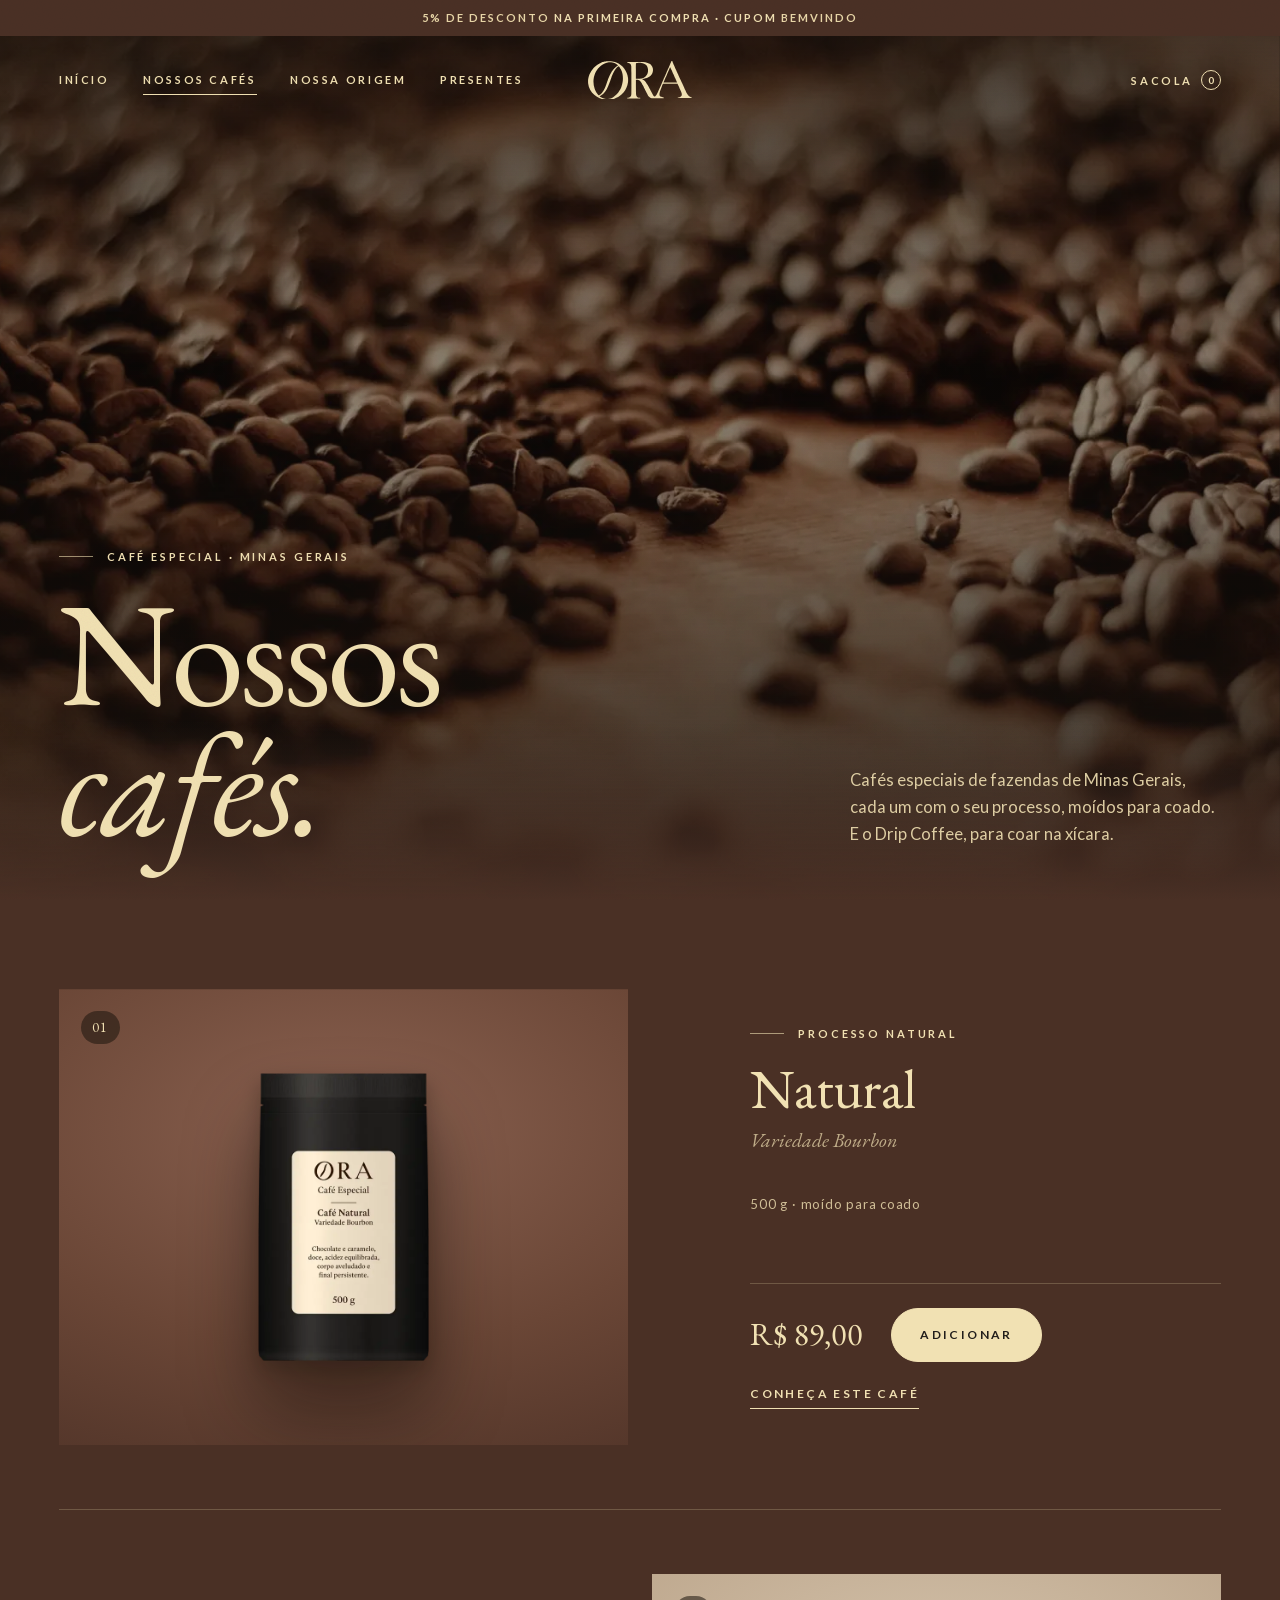
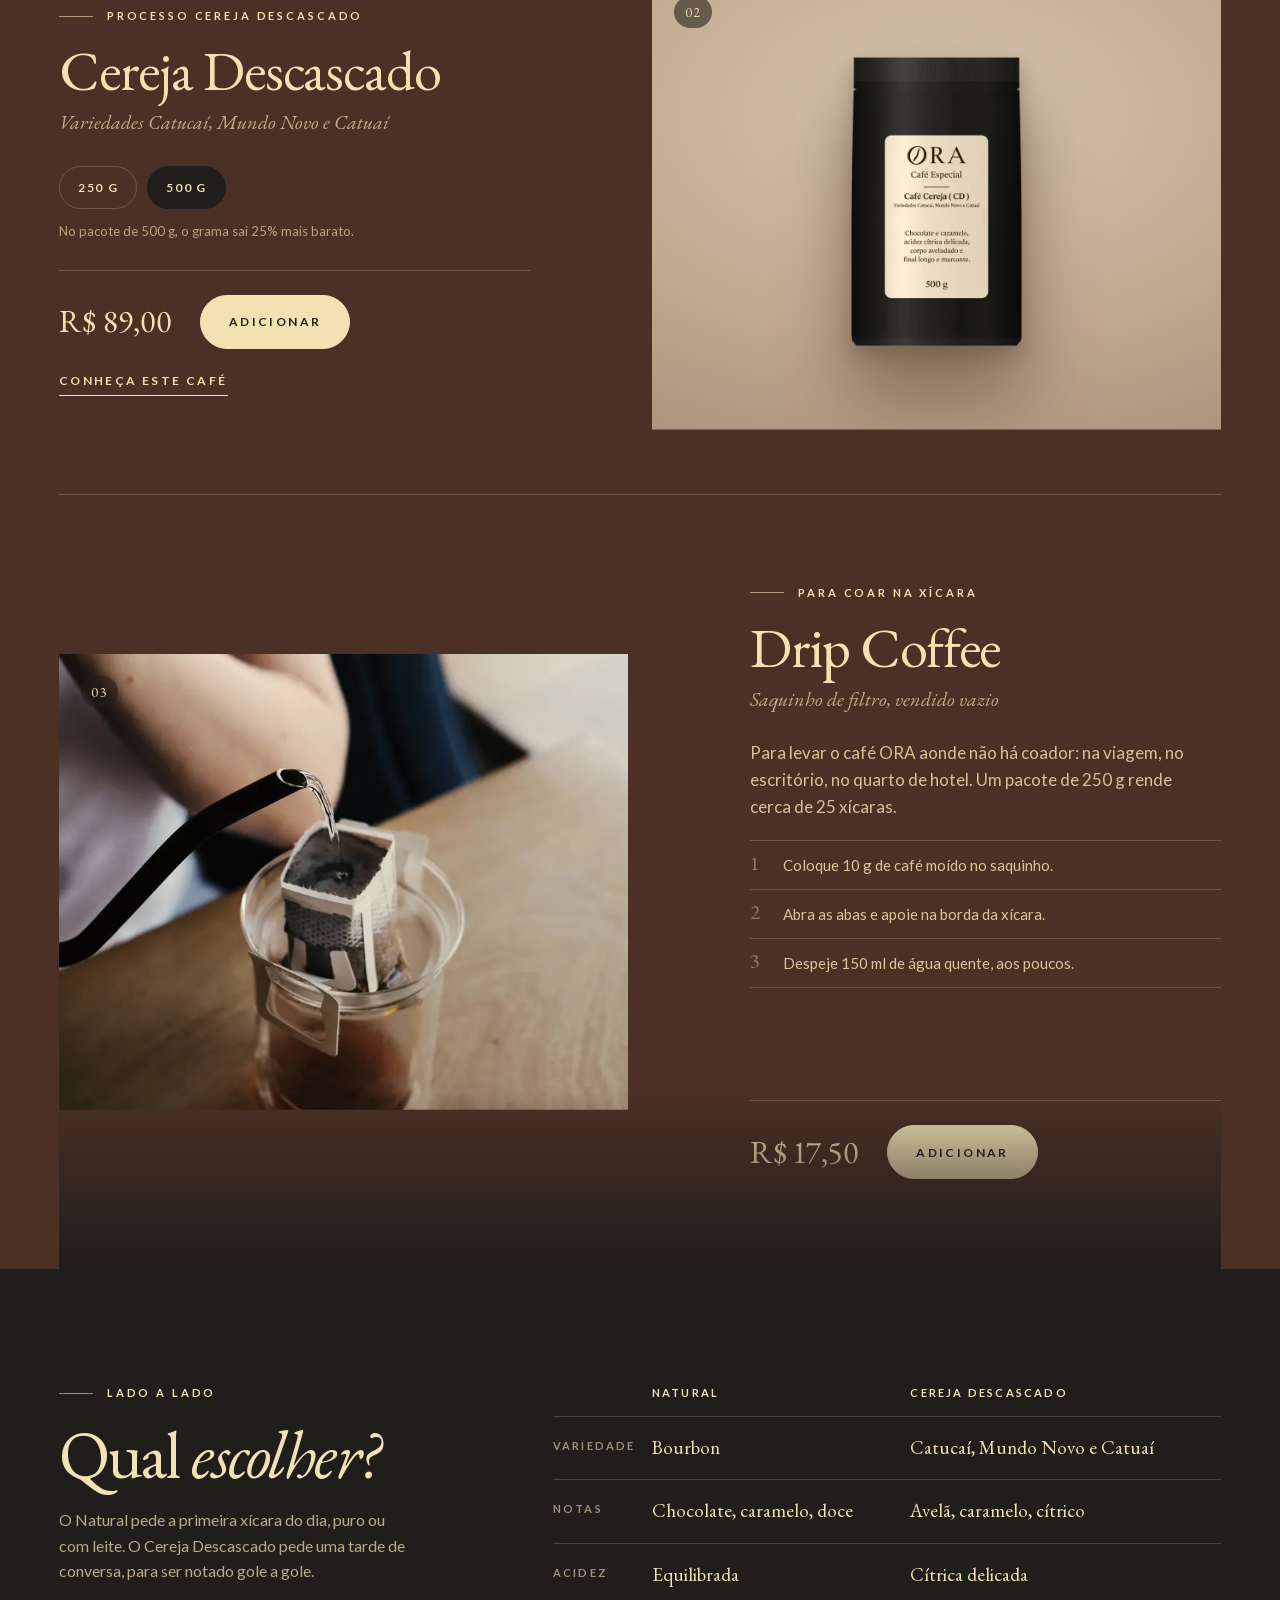
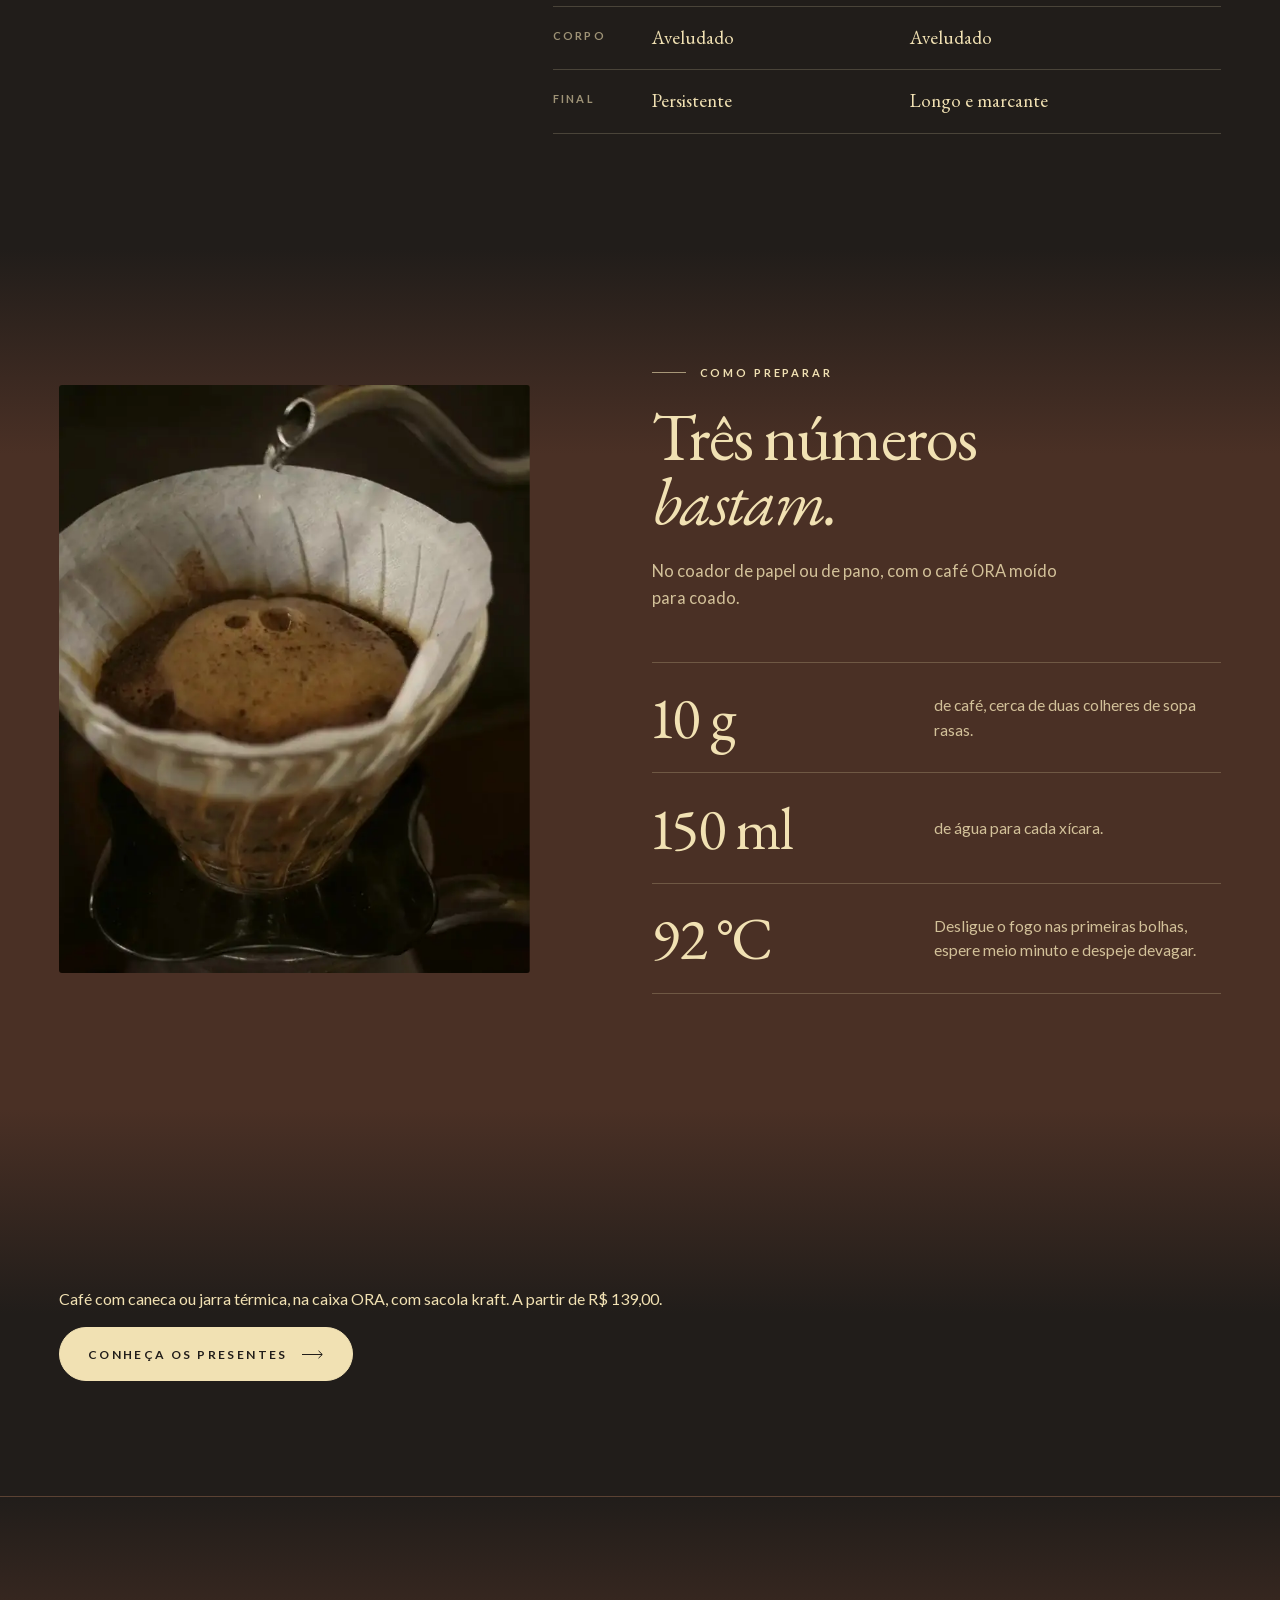
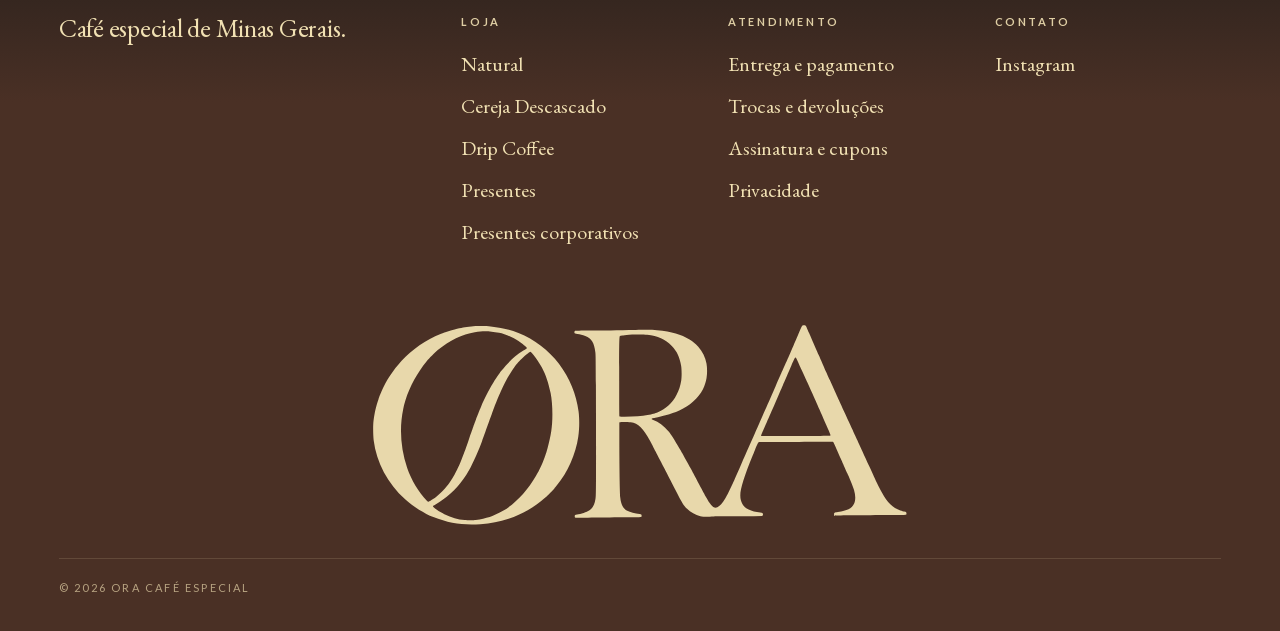
<file: loja.html>
<!doctype html>
<html lang="pt-BR">
<head>
<meta charset="utf-8">
<meta name="viewport" content="width=device-width, initial-scale=1">
<meta name="robots" content="noindex, nofollow">
<title>Nossos cafés · ORA</title>
<meta property="og:type" content="website">
<meta property="og:title" content="ORA · Café especial">
<meta property="og:description" content="Natural e Cereja Descascado, moídos para coado, e o Drip Coffee.">
<meta property="og:image" content="https://oracafeespecial.com.br/assets/originais/img__pacote-natural.png">

<meta name="description" content="Os cafés da ORA: Natural (500 g) e Cereja Descascado (250 g ou 500 g), de fazendas de Minas Gerais, e o Drip Coffee.">
<meta name="theme-color" content="#F1E1B3">
<link rel="icon" href="assets/brand/monograma.svg">
<link rel="preload" href="assets/fonts/garamond.woff2" as="font" type="font/woff2" crossorigin><link rel="preload" href="assets/fonts/lato-400.woff2" as="font" type="font/woff2" crossorigin>
<style id="ora-css">
@font-face{font-family:'EB Garamond';font-style:normal;font-weight:400 500;font-display:swap;src:url(assets/fonts/garamond.woff2) format('woff2')}
@font-face{font-family:'EB Garamond';font-style:italic;font-weight:400 500;font-display:swap;src:url(assets/fonts/garamond-italico.woff2) format('woff2')}
@font-face{font-family:'Lato';font-style:normal;font-weight:400;font-display:swap;src:url(assets/fonts/lato-400.woff2) format('woff2')}
@font-face{font-family:'Lato';font-style:normal;font-weight:700;font-display:swap;src:url(assets/fonts/lato-700.woff2) format('woff2')}
:root{
--espresso:#4A3025; --butter:#F1E1B3; --mocha:#B8A48D; --roast:#211D1A;
--cream:#F6EBCB; --sand:#E9D7A8;
--ink:var(--roast);
--line:rgba(33,29,26,.16); --line-soft:rgba(33,29,26,.09);
--serif:"EB Garamond", Garamond, "Times New Roman", serif;
--sans:"Lato", "Helvetica Neue", Arial, sans-serif;
--gut:clamp(20px,4.6vw,80px);
--ease:cubic-bezier(.65,.05,0,1);
--ease-out:cubic-bezier(.16,1,.3,1);
--hdr:88px;
}
*,*::before,*::after{box-sizing:border-box}
html{-webkit-text-size-adjust:100%;text-size-adjust:100%}
html.lenis,html.lenis body{height:auto}
.lenis.lenis-smooth{scroll-behavior:auto!important}
.lenis.lenis-stopped{overflow:hidden}
body{margin:0;background:var(--butter);color:var(--ink);font-family:var(--sans);font-size:16px;line-height:1.6;
-webkit-font-smoothing:antialiased;-moz-osx-font-smoothing:grayscale;overflow-x:hidden;text-rendering:optimizeLegibility}
img,video,svg{display:block;max-width:100%}
img{height:auto}
a{color:inherit;text-decoration:none}
button{font:inherit;color:inherit;background:none;border:0;cursor:pointer;padding:0}
::selection{background:var(--espresso);color:var(--butter)}
:focus-visible{outline:1px solid currentColor;outline-offset:4px}
body::after{content:"";position:fixed;inset:0;z-index:200;pointer-events:none;opacity:.07;mix-blend-mode:multiply;
background-image:url("data:image/svg+xml,%3Csvg xmlns='http://www.w3.org/2000/svg' width='160' height='160'%3E%3Cfilter id='n'%3E%3CfeTurbulence type='fractalNoise' baseFrequency='.85' numOctaves='2' stitchTiles='stitch'/%3E%3C/filter%3E%3Crect width='100%25' height='100%25' filter='url(%23n)'/%3E%3C/svg%3E")}
.display{font-family:var(--serif);font-weight:400;letter-spacing:-.028em;line-height:.94;margin:0}
.xxl{font-size:clamp(60px,11.5vw,210px);line-height:.88}
.xl{font-size:clamp(48px,7.6vw,134px)}
.lg{font-size:clamp(40px,5.2vw,88px);line-height:.98}
.md{font-size:clamp(32px,3.4vw,56px);line-height:1.04;letter-spacing:-.02em}
.sm{font-size:clamp(24px,2vw,32px);line-height:1.2;letter-spacing:-.01em}
.it{font-style:italic}
.eyebrow{font-family:var(--sans);font-size:11px;font-weight:700;letter-spacing:.26em;text-transform:uppercase;margin:0;opacity:.75;display:flex;align-items:center;gap:14px}
.eyebrow.ln-l::before{content:"";width:34px;height:1px;background:currentColor;opacity:.6}
.body{font-size:18px;line-height:1.72;max-width:33em;margin:0}
.body + .body{margin-top:1.1em}
.lede{font-family:var(--serif);font-size:clamp(23px,2vw,32px);line-height:1.36;letter-spacing:-.006em;margin:0;max-width:23em}
.num{font-family:var(--serif);font-variant-numeric:lining-nums proportional-nums}
.mono-grain{width:22px;opacity:.8}
.t-espresso{background:var(--espresso);color:var(--butter);--ink:var(--butter);--line:rgba(241,225,179,.22);--line-soft:rgba(241,225,179,.12)}
.t-roast{background:var(--roast);color:var(--butter);--ink:var(--butter);--line:rgba(241,225,179,.2);--line-soft:rgba(241,225,179,.1)}
.t-mocha{background:var(--mocha);color:var(--roast)}
.t-butter{background:var(--butter);color:var(--roast)}
.t-cream{background:var(--cream);color:var(--roast)}
.wrap{padding-inline:var(--gut)}
.sec{position:relative;padding-block:clamp(72px,9vw,148px)}
.grid{display:grid;grid-template-columns:repeat(12,minmax(0,1fr));column-gap:clamp(14px,1.8vw,30px)}
.media{position:relative;overflow:hidden;background:var(--espresso)}
.media > img,.media > video{width:100%;height:100%;object-fit:cover}
.btn{display:inline-flex;align-items:center;gap:14px;height:54px;padding:0 28px;border:1px solid currentColor;border-radius:60px;
font-size:12px;font-weight:700;letter-spacing:.2em;text-transform:uppercase;position:relative;overflow:hidden;isolation:isolate;transition:color .6s var(--ease)}
.btn::before{content:"";position:absolute;inset:0;background:currentColor;transform:translateY(101%);transition:transform .6s var(--ease);z-index:-1}
.btn:hover::before{transform:none}
.btn:hover{color:var(--butter)}
.t-espresso .btn:hover,.t-roast .btn:hover,.on-dark .btn:hover{color:var(--roast)}
.btn.solid{background:var(--roast);border-color:var(--roast);color:var(--butter)}
.btn.solid::before{background:var(--espresso)}
.btn.solid:hover{color:var(--butter)}
.btn.light{background:var(--butter);border-color:var(--butter);color:var(--roast)}
.btn.light::before{background:var(--cream)}
.btn.light:hover{color:var(--roast)}
.arr{width:22px;height:9px;flex:none;transition:transform .6s var(--ease)}
a:hover > .arr,button:hover > .arr{transform:translateX(5px)}
.link{display:inline-flex;align-items:center;gap:12px;font-size:12px;font-weight:700;letter-spacing:.2em;text-transform:uppercase;padding-bottom:6px;position:relative}
.link::after{content:"";position:absolute;left:0;right:0;bottom:0;height:1px;background:currentColor;transform-origin:left;transition:transform .7s var(--ease)}
.link:hover::after{transform:scaleX(0);transform-origin:right}
.hdr{position:fixed;inset:0 0 auto 0;z-index:60;height:var(--hdr);display:grid;grid-template-columns:1fr auto 1fr;align-items:center;
padding-inline:var(--gut);color:var(--butter);transition:color .6s var(--ease-out),transform .8s var(--ease)}
.hdr::before{content:"";position:absolute;inset:0;background:var(--roast);transform:scaleY(0);transform-origin:top;transition:transform .8s var(--ease);z-index:-1}
.hdr::after{content:"";position:absolute;left:var(--gut);right:var(--gut);bottom:0;height:1px;background:currentColor;opacity:0;transition:opacity .6s}
.hdr.on-light{color:var(--roast)}
.hdr.is-solid{top:0}
.hdr.is-solid::before{transform:scaleY(1)}
.hdr.is-solid::after{opacity:.12}
.hdr.is-hidden{transform:translateY(-100%)}
.hdr nav{display:flex;gap:clamp(20px,2.6vw,44px);align-items:center}
.hdr nav:last-child{justify-content:flex-end}
.hdr a.nl{font-size:11px;font-weight:700;letter-spacing:.24em;text-transform:uppercase;position:relative;padding-block:6px}
.hdr a.nl::after{content:"";position:absolute;left:0;right:0;bottom:0;height:1px;background:currentColor;transform:scaleX(0);transform-origin:right;transition:transform .6s var(--ease)}
.hdr a.nl:hover::after,.hdr a.nl[aria-current]::after{transform:scaleX(1);transform-origin:left}
.hdr .logo{width:104px;color:inherit}
.hdr .logo svg{width:100%;height:auto}
.bag-count{display:inline-grid;place-items:center;min-width:20px;height:20px;padding:0 5px;margin-left:8px;border:1px solid currentColor;border-radius:20px;font-size:10px;letter-spacing:0;vertical-align:1px}
.burger{display:none;width:44px;height:44px;position:relative}
.burger span{position:absolute;left:10px;right:10px;height:1px;background:currentColor;transition:transform .6s var(--ease)}
.burger span:nth-child(1){top:18px}.burger span:nth-child(2){top:26px}
.menu-open .burger span:nth-child(1){transform:translateY(4px) rotate(45deg)}
.menu-open .burger span:nth-child(2){transform:translateY(-4px) rotate(-45deg)}
.menu-open .hdr{color:var(--butter)}
.menu-open .hdr::before{transform:scaleY(0)}
.mmenu{position:fixed;inset:0;z-index:55;background:var(--espresso);color:var(--butter);display:flex;flex-direction:column;justify-content:flex-end;
padding:calc(var(--hdr) + 24px) var(--gut) 40px;clip-path:inset(0 0 100% 0);transition:clip-path .9s var(--ease);visibility:hidden}
.menu-open .mmenu{clip-path:inset(0);visibility:visible}
.mmenu a.big{display:block;overflow:hidden;font-family:var(--serif);font-size:clamp(46px,12vw,80px);line-height:1.08;letter-spacing:-.02em}
.mmenu a.big span{display:block;transform:translateY(105%);transition:transform .9s var(--ease)}
.menu-open .mmenu a.big span{transform:none}
.mmenu .meta{margin-top:36px;padding-top:20px;border-top:1px solid rgba(241,225,179,.22);font-size:12px;letter-spacing:.18em;text-transform:uppercase;opacity:.7}
.ftr{padding:clamp(80px,9vw,130px) var(--gut) 34px;overflow:hidden}
.ftr .cols{display:grid;grid-template-columns:1.6fr 1fr 1fr 1fr;gap:40px}
.ftr .fh{margin:0 0 18px;font-size:11px;letter-spacing:.24em;text-transform:uppercase;font-weight:700;opacity:.6}
.ftr ul{list-style:none;margin:0;padding:0;display:grid;gap:10px;font-family:var(--serif);font-size:20px}
.ftr ul a{background:linear-gradient(currentColor,currentColor) 0 100%/0 1px no-repeat;transition:background-size .6s var(--ease)}
.ftr ul a:hover{background-size:100% 1px}
.news{display:flex;border-bottom:1px solid var(--line);margin-top:26px;max-width:440px}
.news input{flex:1;min-width:0;background:none;border:0;color:inherit;font-family:var(--serif);font-size:20px;padding:12px 0;outline:none}
.news input::placeholder{color:inherit;opacity:.5}
.news button{font-size:11px;letter-spacing:.24em;text-transform:uppercase;font-weight:700}
.ftr .giant{margin:clamp(70px,9vw,130px) 0 0;color:var(--butter)}
.ftr .giant svg{width:100%;height:auto;opacity:.95}
.ftr .base{display:flex;justify-content:space-between;gap:16px;flex-wrap:wrap;margin-top:26px;padding-top:20px;border-top:1px solid var(--line);font-size:11px;letter-spacing:.2em;text-transform:uppercase;opacity:.65}
.bag{position:fixed;inset:0;z-index:90;visibility:hidden;transition:visibility 0s .8s}
.bag.open{visibility:visible;transition:none}
.bag .scrim{position:absolute;inset:0;background:rgba(33,29,26,.5);opacity:0;transition:opacity .8s var(--ease)}
.bag.open .scrim{opacity:1}
.bag .panel{position:absolute;top:0;right:0;bottom:0;width:min(480px,100%);background:var(--butter);color:var(--roast);display:flex;flex-direction:column;
transform:translateX(100%);transition:transform .8s var(--ease)}
.bag.open .panel{transform:none}
.bag .ph{display:flex;justify-content:space-between;align-items:center;padding:28px 34px;border-bottom:1px solid var(--line)}
.bag .ph h3{margin:0;font-family:var(--serif);font-weight:400;font-size:32px;letter-spacing:-.01em}
.bag .items{flex:1;overflow:auto;padding:8px 34px}
.bag .item{display:grid;grid-template-columns:84px 1fr auto;gap:18px;padding:22px 0;border-bottom:1px solid var(--line-soft);align-items:start}
.bag .item .th{aspect-ratio:4/5;overflow:hidden;background:var(--espresso)}
.bag .item .th img{width:100%;height:100%;object-fit:cover}
.bag .item .th.lbl{display:grid;place-items:center}
.bag .item .th.lbl.alt{background:var(--mocha)}
.bag .item .th.lbl img{width:62%;height:auto;object-fit:contain}
.bag .item h5{margin:0;font-family:var(--serif);font-weight:400;font-size:21px;line-height:1.2}
.bag .item p{margin:4px 0 0;font-size:14px;opacity:.75}
.bag .item .pr{font-family:var(--serif);font-size:19px;white-space:nowrap}
.qty{display:inline-flex;align-items:center;border:1px solid var(--line);border-radius:40px;margin-top:12px}
.qty button{width:34px;height:34px;font-size:17px}
.qty span{min-width:22px;text-align:center;font-size:14px}
.bag .rm{font-size:11px;letter-spacing:.18em;text-transform:uppercase;opacity:.6;margin-top:12px;display:block}
.bag .pf{padding:26px 34px 32px;border-top:1px solid var(--line)}
.bag .tot{display:flex;justify-content:space-between;align-items:baseline;margin-bottom:6px}
.bag .tot b{font-family:var(--serif);font-weight:400;font-size:30px}
.bag .note{font-size:14px;opacity:.7;margin:0 0 20px}
.bag .empty{padding:60px 0;text-align:center}
.bag .empty p{font-family:var(--serif);font-size:26px;margin:0 0 24px}
.toast{position:fixed;left:50%;bottom:28px;z-index:95;transform:translate(-50%,calc(100% + 60px));visibility:hidden;transition:transform .7s var(--ease),visibility 0s .7s;background:var(--roast);color:var(--butter);padding:16px 26px;border-radius:40px;
font-size:14px;letter-spacing:.03em;display:flex;gap:16px;align-items:center;max-width:calc(100% - 32px)}
.toast.show{transform:translate(-50%,0);visibility:visible;transition:transform .7s var(--ease),visibility 0s}
.toast a{text-decoration:underline;text-underline-offset:4px;white-space:nowrap}
.veil{position:fixed;inset:0;z-index:150;background:var(--espresso);pointer-events:none;display:grid;place-items:center;opacity:1;transition:opacity .7s var(--ease-out)}
.veil svg{width:54px;color:var(--butter);opacity:.9}
.veil.off{opacity:0}
.veil.on{opacity:1;transition-duration:.45s}
.ln{display:block;overflow:hidden;padding-bottom:.2em;margin-bottom:-.2em}
.ln > span{display:block;transform:translateY(105%);transition:transform 1.25s var(--ease)}
.is-in .ln > span,.ln.is-in > span{transform:none}
.ln:nth-child(2) > span{transition-delay:.08s}
.ln:nth-child(3) > span{transition-delay:.16s}
[data-fade]{opacity:0;transform:translateY(22px);transition:opacity 1.1s var(--ease-out),transform 1.1s var(--ease-out)}
[data-fade].is-in{opacity:1;transform:none}
[data-delay="1"]{transition-delay:.12s!important}
[data-delay="2"]{transition-delay:.24s!important}
[data-delay="3"]{transition-delay:.36s!important}
[data-open]{clip-path:inset(12% 8% 12% 8%);transition:clip-path 1.5s var(--ease)}
[data-open] > img,[data-open] > video{transform:scale(1.18);transition:transform 2s var(--ease)}
[data-open].is-in{clip-path:inset(0)}
[data-open].is-in > img,[data-open].is-in > video{transform:scale(1)}
[data-par]{will-change:transform}
.kgrid{display:grid;grid-template-columns:repeat(3,minmax(0,1fr));gap:clamp(18px,2.2vw,36px)}
.kc-img{display:block;aspect-ratio:4/5}
.kc-img img{position:absolute;inset:0;width:100%;height:100%;object-fit:cover;transition:opacity .8s var(--ease-out),transform 1.6s var(--ease-out)}
.kc-img img.b{opacity:0}
.kc-img:hover img.b{opacity:1}
.kc-img:hover img{transform:scale(1.04)}
.kc-tag{position:absolute;left:16px;top:16px;z-index:2;background:var(--butter);color:var(--roast);font-size:10px;font-weight:700;letter-spacing:.2em;text-transform:uppercase;padding:7px 12px;border-radius:30px}
.kc-b{display:flex;justify-content:space-between;align-items:start;gap:20px;padding-top:20px;border-top:1px solid var(--line);margin-top:18px}
.kc-b h3{margin:0 0 6px;font-family:var(--serif);font-weight:400;font-size:clamp(24px,1.9vw,30px);line-height:1.1;letter-spacing:-.01em}
.kc-b p{margin:0;font-size:15.5px;line-height:1.5;opacity:.8;max-width:22em}
.kc-b .num{font-size:22px;white-space:nowrap}
.pack{display:grid;place-items:center;background:radial-gradient(120% 90% at 50% 30%,#5d3d30 0%,var(--espresso) 55%,#3b261d 100%)}
.pack.mocha{background:radial-gradient(120% 90% at 50% 30%,#cbb9a3 0%,var(--mocha) 55%,#a69079 100%)}
.pack img{width:38%;max-width:360px;height:auto;filter:drop-shadow(0 46px 38px rgba(20,12,8,.42)) drop-shadow(0 10px 10px rgba(20,12,8,.3))}
.pack.mocha img{filter:drop-shadow(0 46px 38px rgba(60,40,25,.38)) drop-shadow(0 10px 10px rgba(40,25,15,.28))}
.pack.mocha ~ .score,.pack.mocha ~ .ix{color:var(--roast)}
.score{display:inline-flex;align-items:baseline;gap:8px;border:1px solid currentColor;border-radius:40px;padding:6px 14px 7px;font-size:11px;font-weight:700;letter-spacing:.18em;text-transform:uppercase}
.score b{font-family:var(--serif);font-size:19px;font-weight:400;letter-spacing:0}
.chips{display:flex;gap:8px;flex-wrap:wrap}
.chips span{padding:7px 14px;border:1px solid var(--line);border-radius:30px;font-family:var(--serif);font-style:italic;font-size:17px}
@media (max-width:960px){
:root{--hdr:68px}
.hdr{grid-template-columns:auto 1fr auto}
.hdr nav.l a.nl{display:none}
.hdr .logo{width:84px;justify-self:center}
.burger{display:block;margin-left:-10px}
.ftr .cols{grid-template-columns:1fr 1fr}
.ftr .cols > div:first-child{grid-column:1/-1}
.body{font-size:16px}
.kgrid{grid-template-columns:1fr 1fr}
}
@media (max-width:600px){
.kgrid{grid-template-columns:1fr;gap:54px}
.btn{height:50px;padding:0 22px}
}
@media (prefers-reduced-motion:reduce){
*{animation:none!important;transition-duration:.01ms!important}
[data-fade],[data-open],.ln > span{opacity:1;transform:none;clip-path:none}
}
.ann{position:relative;z-index:65;background:var(--espresso);color:var(--butter);text-align:center;font-size:11px;font-weight:700;letter-spacing:.18em;text-transform:uppercase;padding:9px var(--gut)}
.ann b{color:var(--sand)}
.hdr{top:34px}
@media (max-width:600px){.ann{font-size:10px;letter-spacing:.12em;padding-inline:12px}}
.ftr .ftag{margin:14px 0 0;max-width:24em;font-size:15px;line-height:1.6;opacity:.75}
.kc .kc-l{display:inline-block;margin-top:14px}
.hdr{top:var(--ann,34px)}
.ann-m{display:none}
@media (max-width:600px){.ann{font-size:11px;letter-spacing:.1em}.ann-x{display:none}.ann-m{display:inline}}
.qty button{width:40px;height:40px}
.bag .rm{padding:8px 0}
@media (max-width:700px){body[data-page=produto] .toast{bottom:92px}}
.ftr .fh{opacity:.9}
h1,h2,h3,.display{text-wrap:balance}
p,li,figcaption span,.kc-b p{text-wrap:pretty}
.kc-img img[src*="p-cafe-caneca"],.media img[src*="p-cafe-caneca"]{object-position:72% 50%}
.kc-img img[src*="caixa-slogan"]{object-position:30% 50%}
.fgrid{display:grid;grid-template-columns:repeat(4,minmax(0,1fr));gap:clamp(10px,1.2vw,18px)}
.fcard{position:relative;overflow:hidden;border-radius:3px;aspect-ratio:3/4;color:var(--butter);display:flex;flex-direction:column;justify-content:space-between;padding:clamp(20px,2vw,30px);isolation:isolate;background:var(--roast)}
.fcard > img{position:absolute;inset:0;width:100%;height:100%;object-fit:cover;z-index:-2;transition:transform 1.1s var(--ease-out)}
.fcard::before{content:"";position:absolute;inset:0;z-index:-1;background:linear-gradient(0deg,rgba(24,16,10,.9) 14%,rgba(33,22,14,.3) 55%,rgba(33,22,14,.12) 78%,rgba(24,16,10,.55) 100%)}
.fcard::after{content:"";position:absolute;inset:0;z-index:-1;background:rgba(24,16,10,.42);opacity:0;transition:opacity .5s var(--ease-out)}
.fcard .fn{display:flex;align-items:center;justify-content:space-between;font-family:var(--serif);font-size:16px;letter-spacing:.12em;text-shadow:0 1px 10px rgba(20,14,8,.7)}
.fcard .fn span{display:flex;align-items:center;gap:12px}
.fcard .fn span::after{content:"";width:36px;height:1px;background:rgba(241,225,179,.6)}
.fcard .fn i{font-style:normal;font-size:22px;line-height:1;transition:transform .35s var(--ease-out)}
.fcard h3{margin:0;font-family:var(--serif);font-weight:400;font-size:clamp(26px,2.2vw,36px);line-height:1.05;letter-spacing:-.01em}
.fcard .fs{margin:6px 0 0;font-size:14px;opacity:.82}
.fcard .fx{display:grid;grid-template-rows:0fr;opacity:0;transition:grid-template-rows .55s var(--ease-out),opacity .45s var(--ease-out)}
.fcard .fx > p{min-height:0;overflow:hidden;margin:0;font-size:15px;line-height:1.55;opacity:.92}
.fcard .fx > p > span{display:block;padding-top:12px}
.fcard button.fb{position:absolute;inset:0;z-index:3;background:none;border:0;padding:0;cursor:pointer;border-radius:inherit}
.fcard button.fb:focus-visible{outline:2px solid var(--butter);outline-offset:-4px}
.fcard[data-aberto=true] .fx{grid-template-rows:1fr;opacity:1}
.fcard[data-aberto=true]::after{opacity:1}
.fcard[data-aberto=true] .fn i{transform:rotate(45deg)}
@media (hover:hover){
.fcard .fn i{display:none}
.fcard button.fb{cursor:default}
.fcard:hover > img{transform:scale(1.05)}
.fcard:hover::after{opacity:1}
.fcard:hover .fx{grid-template-rows:1fr;opacity:1}
}
@media (max-width:960px){.fgrid{grid-template-columns:repeat(2,minmax(0,1fr))}.fcard{aspect-ratio:4/5}}
@media (max-width:600px){.fgrid{display:flex;overflow-x:auto;scroll-snap-type:x mandatory;margin-inline:calc(var(--gut) * -1);padding-inline:var(--gut);scrollbar-width:none}.fgrid::-webkit-scrollbar{display:none}.fcard{flex:0 0 78%;scroll-snap-align:center;aspect-ratio:3/4}}
@media (prefers-reduced-motion:reduce){.fcard > img,.fcard .fx,.fcard::after{transition:none}}
.ftr .giant{margin-top:clamp(56px,6vw,90px)}
.ftr .giant svg{width:min(560px,46%)}
@media (max-width:700px){.ftr .giant svg{width:68%}.ftr ul{font-size:17px}.ftr .cols{column-gap:20px}}
body[data-page=produto] .ftr{padding-bottom:110px}
@media (max-width:700px){.toast{flex-direction:column;align-items:flex-start;gap:6px;width:calc(100% - 32px);border-radius:16px;padding:14px 20px}}
.pack.mocha{background:radial-gradient(120% 90% at 50% 30%,#a8917a 0%,#8c7560 55%,#6f5a47 100%)}
.pack.mocha ~ .score,.pack.mocha ~ .ix{color:var(--butter)}
@media (max-width:600px){
.kgrid:not([data-grid]){display:flex!important;overflow-x:auto;scroll-snap-type:x mandatory;gap:14px;margin-inline:calc(var(--gut) * -1);padding-inline:var(--gut);scrollbar-width:none}
.kgrid:not([data-grid])::-webkit-scrollbar{display:none}
.kgrid:not([data-grid]) .kc{flex:0 0 82%;scroll-snap-align:center;min-width:0}
}
.kc-img img[src*="p-kit-completo"]{object-position:70% 50%}
.toast{border:1px solid rgba(241,225,179,.35);box-shadow:0 14px 40px rgba(10,8,6,.35)}
.gal .cap{background:rgba(28,20,14,.6);color:var(--butter)!important;opacity:1!important;padding:5px 10px 4px;border-radius:30px}
.mmenu{justify-content:flex-start;padding-top:calc(var(--hdr) + 12svh)}
.mmenu .meta{display:flex;flex-wrap:wrap;gap:12px 22px;opacity:.85}
.gal img[src*="caixa-slogan"]{object-position:22% 50%}
.kc-img img[src*="p-kit-completo"]{object-position:88% 50%}
.gal .media.kraft .cap{top:16px;bottom:auto}
.kc-img img[src*="p-kit-vertical"]{object-position:78% 50%}
.kc-img img[src*="caixa-slogan"]{object-position:4% 50%}
@media (max-width:600px){.kc-b{display:grid;grid-template-columns:1fr auto;gap:4px 14px}.kc-b>div{display:contents}.kc-b h3{grid-column:1;grid-row:1}.kc-b .num{grid-column:2;grid-row:1}.kc-b p{grid-column:1/-1;grid-row:2;max-width:none}}
.bag.open ~ .toast{bottom:auto;top:20px}
.bag.open ~ .toast:not(.show){transform:translate(-50%,-200%)}
@media (max-width:600px){.kc .kc-b{display:grid!important;grid-template-columns:1fr auto;gap:4px 14px}.kc .kc-b>div{display:contents}.kc .kc-b h3{grid-column:1;grid-row:1}.kc .kc-b .num{grid-column:2;grid-row:1;margin:0!important;font-size:20px!important}.kc .kc-b p{grid-column:1/-1;grid-row:2;max-width:none}}
.pack{background:radial-gradient(120% 90% at 50% 30%,#a8917a 0%,#8c7560 55%,#6f5a47 100%)}
.pack ~ .ix,.pack ~ .score{color:var(--butter)}
@media (max-width:900px){.hdr{grid-template-columns:1fr auto 1fr}.hdr .r{justify-self:end}}
.bag .item .pr{border-top:0!important}
.ftr .giant{text-align:center}.ftr .giant svg{display:inline-block}
.creds a{color:inherit;text-decoration:none;transition:opacity .3s}.creds a:hover b{text-decoration:underline;text-underline-offset:5px;text-decoration-thickness:1px}
@media (max-width:700px){body[data-page=produto] .sbar{display:grid;grid-template-columns:1fr auto;column-gap:14px;row-gap:0;padding-block:10px}body[data-page=produto] .sbar .th{display:none}body[data-page=produto] .sbar .n{grid-column:1;grid-row:1}body[data-page=produto] .sbar .num{grid-column:1;grid-row:2;font-size:15px!important;opacity:.8}body[data-page=produto] .sbar .btn{grid-column:2;grid-row:1/3}}
@media (max-width:600px){.kgrid:not([data-grid]){margin-inline:calc(50% - 50vw)!important;padding-inline:var(--gut)!important}}
body[data-page=produto] .ftr{padding-bottom:34px}
body[data-page=produto]:has(.sbar.on) .ftr{padding-bottom:110px}
.bag .item .th.ph{display:block;padding:0;border:0}
@media (max-width:600px){body[data-page=produto] .kgrid:not([data-grid]){width:auto!important}}
.pack,.pc .pk .pack.deep{background:radial-gradient(120% 90% at 50% 30%,#8a6150 0%,#6a4636 55%,#4e3227 100%)}
.pack.mocha{background:radial-gradient(120% 90% at 50% 30%,#d6c5ae 0%,#bfa98f 55%,#a48e75 100%)}
.pack.mocha ~ .ix,.pack.mocha ~ .score{color:var(--roast)}
@media (max-width:700px){.bag .note .nl-x{display:none}}
.mmenu .mimg{flex:1;min-height:0;margin-top:28px;border-radius:3px;overflow:hidden}.mmenu .mimg img{width:100%;height:100%;object-fit:cover;opacity:.85}
.bag .item .cmsg{grid-column:1/-1;margin:2px 0 0;padding:12px 14px;background:rgba(74,48,37,.07);border-radius:3px;font-family:var(--serif);font-style:italic;font-size:15px;line-height:1.45;opacity:1;overflow-wrap:anywhere}
.bag .item .cmsg b{font-family:var(--sans);font-style:normal;font-size:10px;letter-spacing:.2em;text-transform:uppercase;font-weight:700;opacity:.6;margin-right:6px}
.card-pv{position:relative}.card-pv.ex .txt,.card-pv.ex .sig span{opacity:.45}
.card-pv.ex::after{content:"Exemplo";position:absolute;top:30px;right:32px;font-size:10px;letter-spacing:.22em;text-transform:uppercase;font-weight:700;padding:4px 9px 3px;border:1px solid currentColor;border-radius:30px;opacity:.55}
.tam-tx{display:inline-block;font-size:13px;letter-spacing:.06em;opacity:.8;padding:10px 0}
@media (max-width:380px){.card-pv .sig{flex-direction:column;align-items:flex-start;gap:6px}}
::selection{background:var(--espresso);color:var(--butter)}
.t-roast ::selection,.t-espresso ::selection{background:var(--butter);color:var(--roast)}
a.link{background-image:linear-gradient(currentColor,currentColor);background-size:0% 1px;background-repeat:no-repeat;background-position:0 100%;transition:background-size .5s var(--ease)}
a.link:hover{background-size:100% 1px}
.bag .pay{margin:8px 0 0;font-size:13px;opacity:.75}
.bag .fg{margin:10px 0 0;font-size:13px}
.cepf{display:flex;align-items:center;gap:12px;margin:16px 0 0;padding:10px 0;border-block:1px solid var(--line)}
.cepf label{font-size:10px;letter-spacing:.22em;text-transform:uppercase;font-weight:700;opacity:.85}
.cepf input{flex:1;min-width:0;background:none;border:0;font:inherit;font-size:15px;color:inherit;padding:4px 0}
.cepf input:focus{outline:none}
.cepf:focus-within{border-color:currentColor}
.cepf button{font-size:11px;letter-spacing:.2em;text-transform:uppercase;font-weight:700}
.cep-r{margin:8px 0 0;font-size:13px;opacity:.75;min-height:1em}
.cep-r:empty{display:none}
.ftr .base{display:flex;justify-content:space-between;gap:16px;flex-wrap:wrap}
:is(.hero,.hhero,.ghero,.lhero) [data-fade]{opacity:1;animation:oraUp 1.1s var(--ease-out) both}
:is(.hero,.hhero,.ghero,.lhero) .ln > span{animation:oraLn 1.25s var(--ease) .1s both}
@keyframes oraUp{from{transform:translateY(22px)}to{transform:none}}
@keyframes oraLn{from{transform:translateY(105%)}to{transform:none}}
@media (prefers-reduced-motion:reduce){:is(.hero,.hhero,.ghero,.lhero) [data-fade],:is(.hero,.hhero,.ghero,.lhero) .ln > span{animation:none}}
body{background:var(--roast)}
.t-roast .btn.solid,.t-espresso .btn.solid,.sbar .btn.solid{background:var(--butter);border-color:var(--butter);color:var(--roast)}
.t-roast .btn.solid::before,.t-espresso .btn.solid::before,.sbar .btn.solid::before{background:var(--cream)}
.t-roast .btn.solid:hover,.t-espresso .btn.solid:hover,.sbar .btn.solid:hover{color:var(--roast)}
.ftr{border-top:1px solid rgba(241,225,179,.1)}
.seam-b{position:absolute;left:0;right:0;bottom:-1px;height:clamp(90px,14vw,200px);z-index:1;pointer-events:none}
@view-transition{navigation:auto}
.hdr{view-transition-name:ora-hdr}
.ann{view-transition-name:ora-ann}
::view-transition-old(root){animation:oraSai .35s cubic-bezier(.4,0,1,1) both}
::view-transition-new(root){animation:oraEntra .7s cubic-bezier(.16,1,.3,1) both}
@keyframes oraSai{to{opacity:0}}
@keyframes oraEntra{from{opacity:0;transform:translateY(14px)}}
@media (prefers-reduced-motion:reduce){::view-transition-group(*),::view-transition-old(*),::view-transition-new(*){animation:none!important}}
:is(section,header):has(> .seam-b,> .seam-t){position:relative}
.seam-t{position:absolute;left:0;right:0;top:-1px;height:clamp(90px,14vw,200px);z-index:1;pointer-events:none}
video.v-off{opacity:0}
video::-webkit-media-controls,video::-webkit-media-controls-start-playback-button,video::-webkit-media-controls-overlay-play-button{display:none!important;-webkit-appearance:none;opacity:0}
</style>
<style>
.lhead{padding:calc(var(--hdr) + clamp(50px,7vw,110px)) var(--gut) clamp(40px,5vw,70px);display:grid;grid-template-columns:repeat(12,minmax(0,1fr));column-gap:clamp(14px,1.8vw,30px);align-items:end}
.lhead h1{grid-column:1/8}
.lhead .r{grid-column:9/13}
.lhead .r p{margin:0;opacity:.75}
.lhead .r .eyebrow{margin-bottom:16px}

/* um café por linha, painel do pacote + texto (desenho dos cafés da v3.1) */
.rows{border-top:0}
.row{display:grid;grid-template-columns:repeat(12,minmax(0,1fr));column-gap:clamp(14px,1.8vw,30px);align-items:center;padding-block:clamp(40px,5vw,80px);border-bottom:1px solid var(--line)}
.row .pk{grid-column:1/7;display:block;aspect-ratio:5/4;position:relative}
.row .pk .pack{position:absolute;inset:0}
.row .pk .pack img{width:30%;transition:transform 1.4s var(--ease-out),opacity .5s}
.row .pk .pack img.k{width:27%}
.row .pk:hover .pack img{transform:translateY(-10px) rotate(-1.5deg)}
.row .pk .ix{position:absolute;left:22px;top:22px;z-index:2;color:var(--butter)!important;font-family:var(--serif);font-size:14px;letter-spacing:.1em;opacity:1!important;background:rgba(28,20,14,.55);padding:5px 11px;border-radius:30px}
.row .pk .pack.mocha ~ .ix{color:var(--roast);opacity:.7}
.row.drip{margin-inline:calc(-1*var(--gut));padding-inline:var(--gut);padding-block:clamp(60px,7vw,110px);border-bottom:0;margin-bottom:calc(-1*clamp(60px,7vw,110px))}
.row.drip .pk .ix{text-shadow:0 1px 8px rgba(20,16,12,.6)}
.row .tx{grid-column:8/13}
.row.rev .pk{grid-column:7/13;order:2}
.row.rev .tx{grid-column:1/6;order:1}
.row h2{margin:18px 0 8px;font-family:var(--serif);font-weight:400;font-size:clamp(44px,4.4vw,72px);line-height:.98;letter-spacing:-.02em}
.row .sub{font-family:var(--serif);font-style:italic;font-size:20px;opacity:.7}
.row .fr{margin:24px 0 20px;font-size:17px;line-height:1.6;opacity:.82;max-width:26em}
.row .tam{display:flex;gap:10px;margin:28px 0 0;flex-wrap:wrap}
.row .tam button{font:inherit;font-size:12px;font-weight:700;letter-spacing:.14em;text-transform:uppercase;padding:11px 18px;border:1px solid var(--line);border-radius:999px;background:none;color:inherit;cursor:pointer;transition:background .3s,color .3s,border-color .3s}
.row .tam .one{font-size:12px;font-weight:700;letter-spacing:.14em;text-transform:uppercase;padding:11px 0;opacity:.75}
.row .tam button[disabled]{cursor:default}
.row .tam button[aria-pressed=true]{background:var(--roast);color:var(--butter);border-color:var(--roast)}
.row .claim{margin:12px 0 0;font-size:13px;opacity:.65;min-height:1.4em}
.row .buy{display:flex;align-items:center;gap:22px;flex-wrap:wrap;margin-top:28px;padding-top:24px;border-top:1px solid var(--line)}
.row .buy .num{font-family:var(--serif);font-size:32px;margin-right:6px}
.row.drip .pk .ph{position:absolute;inset:0;width:100%;height:100%;object-fit:cover;object-position:50% 55%}
.row .how{margin:4px 0 0;padding:0;list-style:none;counter-reset:h;border-top:1px solid var(--line)}
.row .how li{counter-increment:h;display:grid;grid-template-columns:2.2em 1fr;padding:12px 0;border-bottom:1px solid var(--line);font-size:15px;opacity:.85}
.row .how li::before{content:counter(h);font-family:var(--serif);font-size:20px;line-height:1;opacity:.5}
.row .dq{display:flex;align-items:center;gap:18px;margin-top:26px;flex-wrap:wrap}
.row .dq > span:first-child{font-size:11px;letter-spacing:.2em;text-transform:uppercase;font-weight:700;opacity:.55}
.row .dq .un{font-size:13px;opacity:.65}
.row .qty{display:flex;align-items:center;border:1px solid var(--line);border-radius:999px}
.row .qty button{width:40px;height:44px;border:0;background:none;font:inherit;font-size:18px;color:inherit;cursor:pointer}
.row .qty span{min-width:2.2em;text-align:center;font-family:var(--serif);font-size:19px}

.cmp{display:grid;grid-template-columns:repeat(12,minmax(0,1fr));column-gap:clamp(14px,1.8vw,30px)}
.cmp .l{grid-column:1/5}
.cmp table{grid-column:6/13;width:100%;border-collapse:collapse}
.cmp th{text-align:left;font-size:11px;letter-spacing:.2em;text-transform:uppercase;font-weight:700;padding:0 12px 14px 0;border-bottom:1px solid var(--line)}
.cmp thead td{padding:0;border-bottom:1px solid var(--line)}
.cmp td{padding:16px 12px 16px 0;border-bottom:1px solid var(--line);font-family:var(--serif);font-size:19px;vertical-align:top}
.cmp tbody th{padding:20px 12px 16px 0;vertical-align:top;opacity:.55;width:9em}
.ghd{display:flex;justify-content:space-between;align-items:end;gap:24px;flex-wrap:wrap;margin-bottom:clamp(36px,4vw,60px)}

@media (max-width:960px){
  .lhead h1,.lhead .r{grid-column:1/-1}
  .lhead .r{margin-top:26px}
  .cmp .l,.cmp table{grid-column:1/-1}
  .cmp table{margin-top:30px}
}
@media (max-width:900px){.row .pk,.row.rev .pk,.row .tx,.row.rev .tx{grid-column:1/-1;order:0}.row .tx{margin-top:30px}.row .pk .pack img{width:36%}.row .pk .pack img.k{width:32%}}
.cmp tbody th{opacity:.75}
.row .dq > span:first-child{opacity:.72}
.row.drip .pk .ix{background:rgba(33,29,26,.55);color:var(--butter);opacity:1;padding:5px 10px 4px;border-radius:30px;text-shadow:none}

.lhero{position:relative;min-height:calc(100svh - 36px);color:var(--butter);overflow:hidden;display:flex;flex-direction:column;justify-content:flex-end}
.lhero .bg{position:absolute;inset:-8% 0}
.lhero .bg img{width:100%;height:100%;object-fit:cover}
.lhero::after{content:"";position:absolute;inset:0;background:linear-gradient(180deg,rgba(24,18,13,.7) 0%,rgba(24,18,13,.35) 40%,rgba(24,18,13,.85) 100%)}
.lhero .in{position:relative;z-index:2;padding:calc(var(--hdr) + 80px) var(--gut) clamp(34px,4vw,56px);display:grid;grid-template-columns:repeat(12,minmax(0,1fr));gap:24px;align-items:end}
.lhero .in > div{grid-column:1/8}
.lhero .in > p{grid-column:9/13;margin:0;font-size:16.5px;line-height:1.65;opacity:.9}
.lhero .eyebrow{opacity:1}
.prep{display:grid;grid-template-columns:repeat(12,minmax(0,1fr));column-gap:clamp(14px,1.8vw,30px);align-items:center}
.prep .pv{grid-column:1/6;aspect-ratio:4/5;border-radius:3px}
.prep .pt{grid-column:7/13}
.prep .in{margin:24px 0 0;opacity:.82;font-size:16.5px;max-width:28em}
.prep .n3{margin-top:clamp(34px,4vw,56px);border-top:1px solid var(--line)}
.prep .n3 div{display:grid;grid-template-columns:minmax(0,.9fr) minmax(0,1fr);gap:24px;align-items:center;padding:clamp(20px,2.2vw,30px) 0;border-bottom:1px solid var(--line)}
.prep .n3 b{font-family:var(--serif);font-weight:400;font-size:clamp(46px,4.6vw,80px);line-height:.9;letter-spacing:-.03em}
.prep .n3 span{font-size:15.5px;opacity:.82;max-width:20em}
.t-roast .cmp tbody th{opacity:.6}
@media (max-width:960px){.lhero .in > div,.lhero .in > p{grid-column:1/-1}.prep .pv,.prep .pt{grid-column:1/-1}.prep .pv{aspect-ratio:4/3}.prep .pt{margin-top:40px}}
@media (max-width:600px){.gband{display:flex;justify-content:space-between;align-items:end;gap:30px;flex-wrap:wrap}.gband h2{margin:0 0 14px}.gband p{margin:0;max-width:34em;opacity:.78}
</style>
</head>
<body data-page="loja">
<div class="ann"><span><b>5% de desconto</b> na primeira compra<span class="ann-x"> · cupom</span><span class="ann-m">:</span> <b>BEMVINDO</b></span></div>

<header class="lhero t-roast">
  <div class="bg" data-par=".5"><picture><source media="(max-width: 760px)" srcset="assets/img/cel/cel-graos-torrados-760.webp 760w, assets/img/cel/cel-graos-torrados-1155.webp 1155w" sizes="100vw"><source media="(orientation: portrait)" srcset="assets/img/cel-graos-torrados-800.webp 800w, assets/img/cel-graos-torrados.webp 1600w" sizes="100vw"><img decoding="async" width="1600" height="1066" fetchpriority="high" src="assets/img/px-graos-torrados.webp" srcset="assets/img/px-graos-torrados-400.webp 400w, assets/img/px-graos-torrados-800.webp 800w, assets/img/px-graos-torrados-1200.webp 1200w, assets/img/px-graos-torrados.webp 1600w" sizes="(max-width: 760px) 100vw, 112vw" alt="" style="object-position:50% 60%"></picture></div>
  <div class="in">
    <div><p class="eyebrow ln-l" data-fade>Café especial · Minas Gerais</p><h1 class="display xxl" data-lines style="margin-top:24px"><span class="ln"><span>Nossos</span></span><span class="ln"><span><em class="it">cafés.</em></span></span></h1></div>
    <p data-fade data-delay="2">Cafés especiais de fazendas de Minas Gerais, cada um com o seu processo, moídos para coado. E o Drip Coffee, para coar na xícara.</p>
  </div>
</header>

<section class="wrap t-espresso" style="padding-block:clamp(10px,2vw,30px) clamp(60px,7vw,110px)">
  <div class="rows" data-cafes></div>
</section>

<section class="sec wrap t-roast">
  <div class="cmp">
    <div class="l"><p class="eyebrow ln-l" data-fade>Lado a lado</p><h2 class="display lg" data-fade style="margin-top:20px">Qual <em class="it">escolher?</em></h2>
      <p data-fade style="opacity:.72;margin-top:20px;max-width:22em">O Natural pede a primeira xícara do dia, puro ou com leite. O Cereja Descascado pede uma tarde de conversa, para ser notado gole a gole.</p></div>
    <table data-fade>
      <thead><tr><td></td><th scope="col">Natural</th><th scope="col">Cereja Descascado</th></tr></thead>
      <tbody data-cmp></tbody>
    </table>
  </div>
</section>

<section class="sec wrap t-espresso prep" id="preparo">
  <div class="pv media" data-open><video src="assets/video/coado.mp4" poster="assets/video/coado.webp" autoplay muted loop playsinline></video></div>
  <div class="pt">
    <p class="eyebrow ln-l" data-fade>Como preparar</p>
    <h2 class="display lg" data-lines style="margin-top:22px"><span class="ln"><span>Três números</span></span><span class="ln"><span><em class="it">bastam.</em></span></span></h2>
    <p class="in" data-fade>No coador de papel ou de pano, com o café ORA moído para coado.</p>
    <div class="n3">
      <div data-fade><b class="num">10 g</b><span>de café, cerca de duas colheres de sopa rasas.</span></div>
      <div data-fade data-delay="1"><b class="num">150 ml</b><span>de água para cada xícara.</span></div>
      <div data-fade data-delay="2"><b class="num">92 °C</b><span>Desligue o fogo nas primeiras bolhas, espere meio minuto e despeje devagar.</span></div>
    </div>
  </div>
</section>

<section class="sec wrap t-roast" id="kits">
  <div class="gband"><div><h2 class="display md" data-fade>Para <em class="it">presentear</em></h2><p data-fade>Café com caneca ou jarra térmica, na caixa ORA, com sacola kraft. A partir de R$ 139,00.</p></div><a class="btn solid" href="presentes.html" data-fade>Conheça os presentes <svg class="arr" viewBox="0 0 22 9"><path d="M0 4.5h20M16.5.8l3.8 3.7-3.8 3.7" fill="none" stroke="currentColor"/></svg></a></div>
</section>

<script defer src="js/vendor/lenis.min.js"></script>
<script defer src="js/logo.js?v=60"></script>
<script defer src="js/catalogo.js?v=60"></script>
<script defer src="js/pg-loja.js?v=60"></script>
<script defer src="js/loja.js?v=60"></script>
<script defer src="js/site.js?v=60"></script>
</body>
</html>
</file>
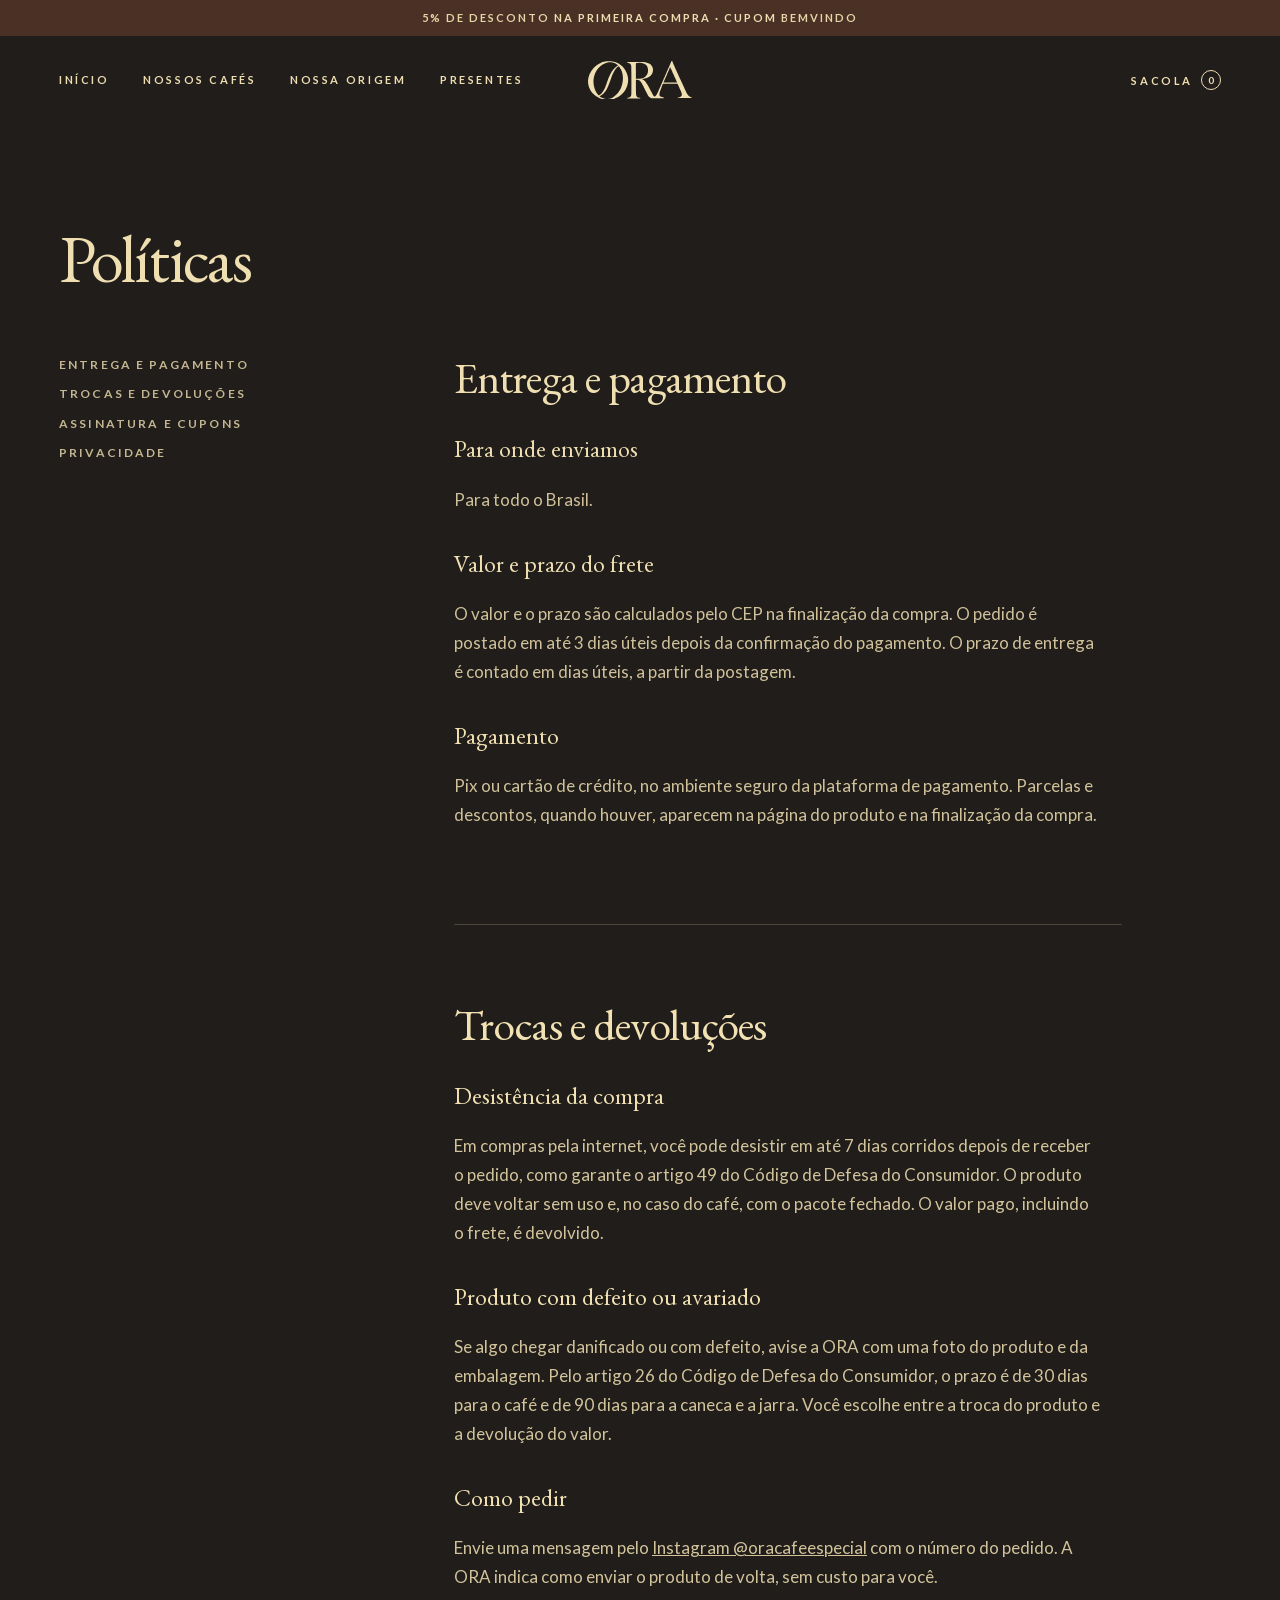
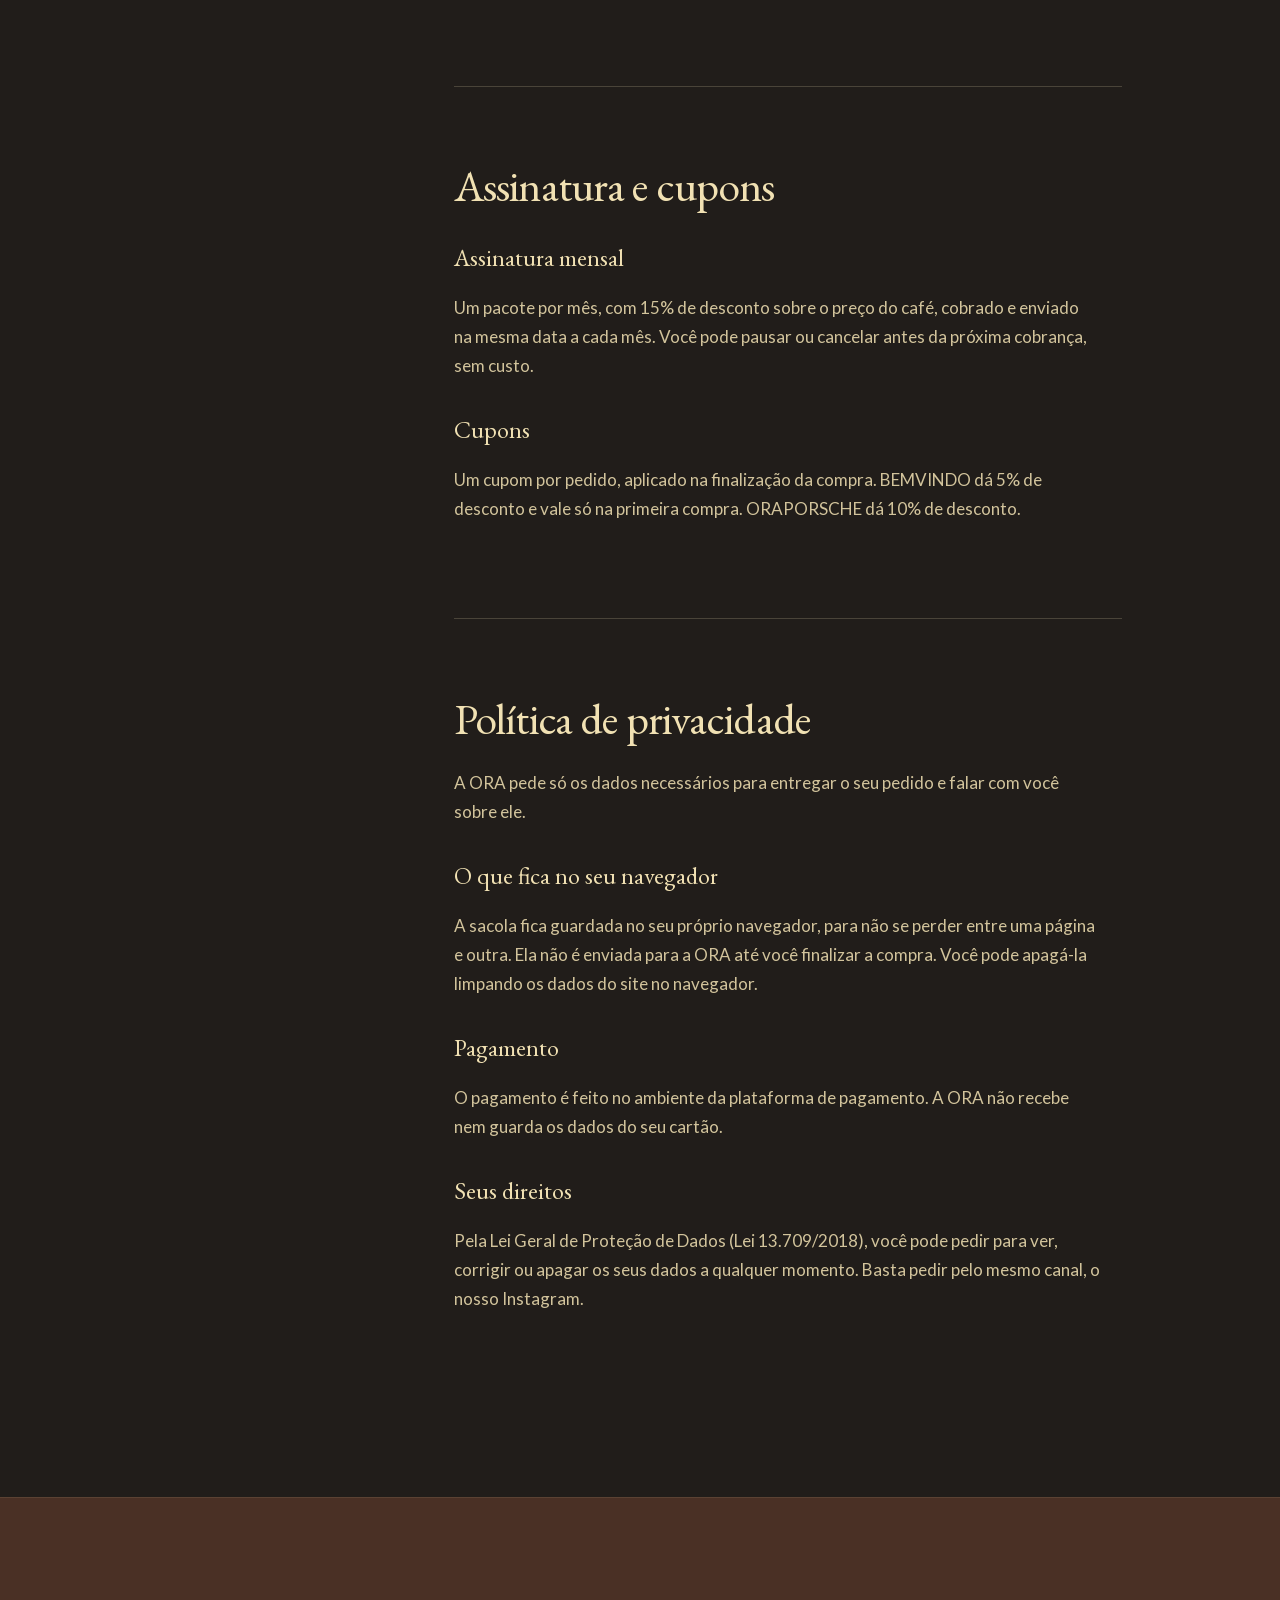
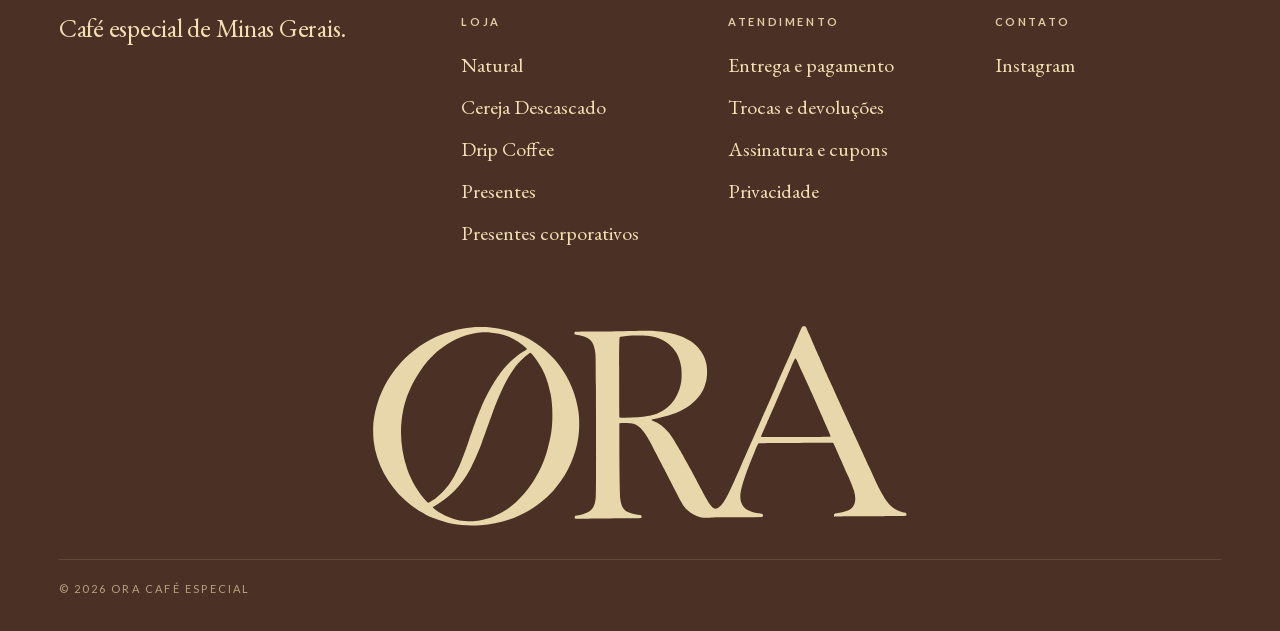
<file: politicas.html>
<!doctype html>
<html lang="pt-BR">
<head>
<meta charset="utf-8">
<meta name="viewport" content="width=device-width, initial-scale=1">
<meta name="robots" content="noindex, nofollow">
<title>Políticas · ORA</title>
<meta property="og:type" content="website">
<meta property="og:title" content="ORA · Café especial">
<meta property="og:description" content="Entrega, trocas, assinatura e privacidade na ORA.">
<meta property="og:image" content="https://oracafeespecial.com.br/assets/originais/img__kit-aberto.jpg">

<meta name="description" content="Política de privacidade, trocas e devoluções, entrega e pagamento da ORA.">
<meta name="theme-color" content="#F1E1B3">
<link rel="icon" href="assets/brand/monograma.svg">
<link rel="preload" href="assets/fonts/garamond.woff2" as="font" type="font/woff2" crossorigin><link rel="preload" href="assets/fonts/lato-400.woff2" as="font" type="font/woff2" crossorigin>
<style id="ora-css">
@font-face{font-family:'EB Garamond';font-style:normal;font-weight:400 500;font-display:swap;src:url(assets/fonts/garamond.woff2) format('woff2')}
@font-face{font-family:'EB Garamond';font-style:italic;font-weight:400 500;font-display:swap;src:url(assets/fonts/garamond-italico.woff2) format('woff2')}
@font-face{font-family:'Lato';font-style:normal;font-weight:400;font-display:swap;src:url(assets/fonts/lato-400.woff2) format('woff2')}
@font-face{font-family:'Lato';font-style:normal;font-weight:700;font-display:swap;src:url(assets/fonts/lato-700.woff2) format('woff2')}
:root{
--espresso:#4A3025; --butter:#F1E1B3; --mocha:#B8A48D; --roast:#211D1A;
--cream:#F6EBCB; --sand:#E9D7A8;
--ink:var(--roast);
--line:rgba(33,29,26,.16); --line-soft:rgba(33,29,26,.09);
--serif:"EB Garamond", Garamond, "Times New Roman", serif;
--sans:"Lato", "Helvetica Neue", Arial, sans-serif;
--gut:clamp(20px,4.6vw,80px);
--ease:cubic-bezier(.65,.05,0,1);
--ease-out:cubic-bezier(.16,1,.3,1);
--hdr:88px;
}
*,*::before,*::after{box-sizing:border-box}
html{-webkit-text-size-adjust:100%;text-size-adjust:100%}
html.lenis,html.lenis body{height:auto}
.lenis.lenis-smooth{scroll-behavior:auto!important}
.lenis.lenis-stopped{overflow:hidden}
body{margin:0;background:var(--butter);color:var(--ink);font-family:var(--sans);font-size:16px;line-height:1.6;
-webkit-font-smoothing:antialiased;-moz-osx-font-smoothing:grayscale;overflow-x:hidden;text-rendering:optimizeLegibility}
img,video,svg{display:block;max-width:100%}
img{height:auto}
a{color:inherit;text-decoration:none}
button{font:inherit;color:inherit;background:none;border:0;cursor:pointer;padding:0}
::selection{background:var(--espresso);color:var(--butter)}
:focus-visible{outline:1px solid currentColor;outline-offset:4px}
body::after{content:"";position:fixed;inset:0;z-index:200;pointer-events:none;opacity:.07;mix-blend-mode:multiply;
background-image:url("data:image/svg+xml,%3Csvg xmlns='http://www.w3.org/2000/svg' width='160' height='160'%3E%3Cfilter id='n'%3E%3CfeTurbulence type='fractalNoise' baseFrequency='.85' numOctaves='2' stitchTiles='stitch'/%3E%3C/filter%3E%3Crect width='100%25' height='100%25' filter='url(%23n)'/%3E%3C/svg%3E")}
.display{font-family:var(--serif);font-weight:400;letter-spacing:-.028em;line-height:.94;margin:0}
.xxl{font-size:clamp(60px,11.5vw,210px);line-height:.88}
.xl{font-size:clamp(48px,7.6vw,134px)}
.lg{font-size:clamp(40px,5.2vw,88px);line-height:.98}
.md{font-size:clamp(32px,3.4vw,56px);line-height:1.04;letter-spacing:-.02em}
.sm{font-size:clamp(24px,2vw,32px);line-height:1.2;letter-spacing:-.01em}
.it{font-style:italic}
.eyebrow{font-family:var(--sans);font-size:11px;font-weight:700;letter-spacing:.26em;text-transform:uppercase;margin:0;opacity:.75;display:flex;align-items:center;gap:14px}
.eyebrow.ln-l::before{content:"";width:34px;height:1px;background:currentColor;opacity:.6}
.body{font-size:18px;line-height:1.72;max-width:33em;margin:0}
.body + .body{margin-top:1.1em}
.lede{font-family:var(--serif);font-size:clamp(23px,2vw,32px);line-height:1.36;letter-spacing:-.006em;margin:0;max-width:23em}
.num{font-family:var(--serif);font-variant-numeric:lining-nums proportional-nums}
.mono-grain{width:22px;opacity:.8}
.t-espresso{background:var(--espresso);color:var(--butter);--ink:var(--butter);--line:rgba(241,225,179,.22);--line-soft:rgba(241,225,179,.12)}
.t-roast{background:var(--roast);color:var(--butter);--ink:var(--butter);--line:rgba(241,225,179,.2);--line-soft:rgba(241,225,179,.1)}
.t-mocha{background:var(--mocha);color:var(--roast)}
.t-butter{background:var(--butter);color:var(--roast)}
.t-cream{background:var(--cream);color:var(--roast)}
.wrap{padding-inline:var(--gut)}
.sec{position:relative;padding-block:clamp(72px,9vw,148px)}
.grid{display:grid;grid-template-columns:repeat(12,minmax(0,1fr));column-gap:clamp(14px,1.8vw,30px)}
.media{position:relative;overflow:hidden;background:var(--espresso)}
.media > img,.media > video{width:100%;height:100%;object-fit:cover}
.btn{display:inline-flex;align-items:center;gap:14px;height:54px;padding:0 28px;border:1px solid currentColor;border-radius:60px;
font-size:12px;font-weight:700;letter-spacing:.2em;text-transform:uppercase;position:relative;overflow:hidden;isolation:isolate;transition:color .6s var(--ease)}
.btn::before{content:"";position:absolute;inset:0;background:currentColor;transform:translateY(101%);transition:transform .6s var(--ease);z-index:-1}
.btn:hover::before{transform:none}
.btn:hover{color:var(--butter)}
.t-espresso .btn:hover,.t-roast .btn:hover,.on-dark .btn:hover{color:var(--roast)}
.btn.solid{background:var(--roast);border-color:var(--roast);color:var(--butter)}
.btn.solid::before{background:var(--espresso)}
.btn.solid:hover{color:var(--butter)}
.btn.light{background:var(--butter);border-color:var(--butter);color:var(--roast)}
.btn.light::before{background:var(--cream)}
.btn.light:hover{color:var(--roast)}
.arr{width:22px;height:9px;flex:none;transition:transform .6s var(--ease)}
a:hover > .arr,button:hover > .arr{transform:translateX(5px)}
.link{display:inline-flex;align-items:center;gap:12px;font-size:12px;font-weight:700;letter-spacing:.2em;text-transform:uppercase;padding-bottom:6px;position:relative}
.link::after{content:"";position:absolute;left:0;right:0;bottom:0;height:1px;background:currentColor;transform-origin:left;transition:transform .7s var(--ease)}
.link:hover::after{transform:scaleX(0);transform-origin:right}
.hdr{position:fixed;inset:0 0 auto 0;z-index:60;height:var(--hdr);display:grid;grid-template-columns:1fr auto 1fr;align-items:center;
padding-inline:var(--gut);color:var(--butter);transition:color .6s var(--ease-out),transform .8s var(--ease)}
.hdr::before{content:"";position:absolute;inset:0;background:var(--roast);transform:scaleY(0);transform-origin:top;transition:transform .8s var(--ease);z-index:-1}
.hdr::after{content:"";position:absolute;left:var(--gut);right:var(--gut);bottom:0;height:1px;background:currentColor;opacity:0;transition:opacity .6s}
.hdr.on-light{color:var(--roast)}
.hdr.is-solid{top:0}
.hdr.is-solid::before{transform:scaleY(1)}
.hdr.is-solid::after{opacity:.12}
.hdr.is-hidden{transform:translateY(-100%)}
.hdr nav{display:flex;gap:clamp(20px,2.6vw,44px);align-items:center}
.hdr nav:last-child{justify-content:flex-end}
.hdr a.nl{font-size:11px;font-weight:700;letter-spacing:.24em;text-transform:uppercase;position:relative;padding-block:6px}
.hdr a.nl::after{content:"";position:absolute;left:0;right:0;bottom:0;height:1px;background:currentColor;transform:scaleX(0);transform-origin:right;transition:transform .6s var(--ease)}
.hdr a.nl:hover::after,.hdr a.nl[aria-current]::after{transform:scaleX(1);transform-origin:left}
.hdr .logo{width:104px;color:inherit}
.hdr .logo svg{width:100%;height:auto}
.bag-count{display:inline-grid;place-items:center;min-width:20px;height:20px;padding:0 5px;margin-left:8px;border:1px solid currentColor;border-radius:20px;font-size:10px;letter-spacing:0;vertical-align:1px}
.burger{display:none;width:44px;height:44px;position:relative}
.burger span{position:absolute;left:10px;right:10px;height:1px;background:currentColor;transition:transform .6s var(--ease)}
.burger span:nth-child(1){top:18px}.burger span:nth-child(2){top:26px}
.menu-open .burger span:nth-child(1){transform:translateY(4px) rotate(45deg)}
.menu-open .burger span:nth-child(2){transform:translateY(-4px) rotate(-45deg)}
.menu-open .hdr{color:var(--butter)}
.menu-open .hdr::before{transform:scaleY(0)}
.mmenu{position:fixed;inset:0;z-index:55;background:var(--espresso);color:var(--butter);display:flex;flex-direction:column;justify-content:flex-end;
padding:calc(var(--hdr) + 24px) var(--gut) 40px;clip-path:inset(0 0 100% 0);transition:clip-path .9s var(--ease);visibility:hidden}
.menu-open .mmenu{clip-path:inset(0);visibility:visible}
.mmenu a.big{display:block;overflow:hidden;font-family:var(--serif);font-size:clamp(46px,12vw,80px);line-height:1.08;letter-spacing:-.02em}
.mmenu a.big span{display:block;transform:translateY(105%);transition:transform .9s var(--ease)}
.menu-open .mmenu a.big span{transform:none}
.mmenu .meta{margin-top:36px;padding-top:20px;border-top:1px solid rgba(241,225,179,.22);font-size:12px;letter-spacing:.18em;text-transform:uppercase;opacity:.7}
.ftr{padding:clamp(80px,9vw,130px) var(--gut) 34px;overflow:hidden}
.ftr .cols{display:grid;grid-template-columns:1.6fr 1fr 1fr 1fr;gap:40px}
.ftr .fh{margin:0 0 18px;font-size:11px;letter-spacing:.24em;text-transform:uppercase;font-weight:700;opacity:.6}
.ftr ul{list-style:none;margin:0;padding:0;display:grid;gap:10px;font-family:var(--serif);font-size:20px}
.ftr ul a{background:linear-gradient(currentColor,currentColor) 0 100%/0 1px no-repeat;transition:background-size .6s var(--ease)}
.ftr ul a:hover{background-size:100% 1px}
.news{display:flex;border-bottom:1px solid var(--line);margin-top:26px;max-width:440px}
.news input{flex:1;min-width:0;background:none;border:0;color:inherit;font-family:var(--serif);font-size:20px;padding:12px 0;outline:none}
.news input::placeholder{color:inherit;opacity:.5}
.news button{font-size:11px;letter-spacing:.24em;text-transform:uppercase;font-weight:700}
.ftr .giant{margin:clamp(70px,9vw,130px) 0 0;color:var(--butter)}
.ftr .giant svg{width:100%;height:auto;opacity:.95}
.ftr .base{display:flex;justify-content:space-between;gap:16px;flex-wrap:wrap;margin-top:26px;padding-top:20px;border-top:1px solid var(--line);font-size:11px;letter-spacing:.2em;text-transform:uppercase;opacity:.65}
.bag{position:fixed;inset:0;z-index:90;visibility:hidden;transition:visibility 0s .8s}
.bag.open{visibility:visible;transition:none}
.bag .scrim{position:absolute;inset:0;background:rgba(33,29,26,.5);opacity:0;transition:opacity .8s var(--ease)}
.bag.open .scrim{opacity:1}
.bag .panel{position:absolute;top:0;right:0;bottom:0;width:min(480px,100%);background:var(--butter);color:var(--roast);display:flex;flex-direction:column;
transform:translateX(100%);transition:transform .8s var(--ease)}
.bag.open .panel{transform:none}
.bag .ph{display:flex;justify-content:space-between;align-items:center;padding:28px 34px;border-bottom:1px solid var(--line)}
.bag .ph h3{margin:0;font-family:var(--serif);font-weight:400;font-size:32px;letter-spacing:-.01em}
.bag .items{flex:1;overflow:auto;padding:8px 34px}
.bag .item{display:grid;grid-template-columns:84px 1fr auto;gap:18px;padding:22px 0;border-bottom:1px solid var(--line-soft);align-items:start}
.bag .item .th{aspect-ratio:4/5;overflow:hidden;background:var(--espresso)}
.bag .item .th img{width:100%;height:100%;object-fit:cover}
.bag .item .th.lbl{display:grid;place-items:center}
.bag .item .th.lbl.alt{background:var(--mocha)}
.bag .item .th.lbl img{width:62%;height:auto;object-fit:contain}
.bag .item h5{margin:0;font-family:var(--serif);font-weight:400;font-size:21px;line-height:1.2}
.bag .item p{margin:4px 0 0;font-size:14px;opacity:.75}
.bag .item .pr{font-family:var(--serif);font-size:19px;white-space:nowrap}
.qty{display:inline-flex;align-items:center;border:1px solid var(--line);border-radius:40px;margin-top:12px}
.qty button{width:34px;height:34px;font-size:17px}
.qty span{min-width:22px;text-align:center;font-size:14px}
.bag .rm{font-size:11px;letter-spacing:.18em;text-transform:uppercase;opacity:.6;margin-top:12px;display:block}
.bag .pf{padding:26px 34px 32px;border-top:1px solid var(--line)}
.bag .tot{display:flex;justify-content:space-between;align-items:baseline;margin-bottom:6px}
.bag .tot b{font-family:var(--serif);font-weight:400;font-size:30px}
.bag .note{font-size:14px;opacity:.7;margin:0 0 20px}
.bag .empty{padding:60px 0;text-align:center}
.bag .empty p{font-family:var(--serif);font-size:26px;margin:0 0 24px}
.toast{position:fixed;left:50%;bottom:28px;z-index:95;transform:translate(-50%,calc(100% + 60px));visibility:hidden;transition:transform .7s var(--ease),visibility 0s .7s;background:var(--roast);color:var(--butter);padding:16px 26px;border-radius:40px;
font-size:14px;letter-spacing:.03em;display:flex;gap:16px;align-items:center;max-width:calc(100% - 32px)}
.toast.show{transform:translate(-50%,0);visibility:visible;transition:transform .7s var(--ease),visibility 0s}
.toast a{text-decoration:underline;text-underline-offset:4px;white-space:nowrap}
.veil{position:fixed;inset:0;z-index:150;background:var(--espresso);pointer-events:none;display:grid;place-items:center;opacity:1;transition:opacity .7s var(--ease-out)}
.veil svg{width:54px;color:var(--butter);opacity:.9}
.veil.off{opacity:0}
.veil.on{opacity:1;transition-duration:.45s}
.ln{display:block;overflow:hidden;padding-bottom:.2em;margin-bottom:-.2em}
.ln > span{display:block;transform:translateY(105%);transition:transform 1.25s var(--ease)}
.is-in .ln > span,.ln.is-in > span{transform:none}
.ln:nth-child(2) > span{transition-delay:.08s}
.ln:nth-child(3) > span{transition-delay:.16s}
[data-fade]{opacity:0;transform:translateY(22px);transition:opacity 1.1s var(--ease-out),transform 1.1s var(--ease-out)}
[data-fade].is-in{opacity:1;transform:none}
[data-delay="1"]{transition-delay:.12s!important}
[data-delay="2"]{transition-delay:.24s!important}
[data-delay="3"]{transition-delay:.36s!important}
[data-open]{clip-path:inset(12% 8% 12% 8%);transition:clip-path 1.5s var(--ease)}
[data-open] > img,[data-open] > video{transform:scale(1.18);transition:transform 2s var(--ease)}
[data-open].is-in{clip-path:inset(0)}
[data-open].is-in > img,[data-open].is-in > video{transform:scale(1)}
[data-par]{will-change:transform}
.kgrid{display:grid;grid-template-columns:repeat(3,minmax(0,1fr));gap:clamp(18px,2.2vw,36px)}
.kc-img{display:block;aspect-ratio:4/5}
.kc-img img{position:absolute;inset:0;width:100%;height:100%;object-fit:cover;transition:opacity .8s var(--ease-out),transform 1.6s var(--ease-out)}
.kc-img img.b{opacity:0}
.kc-img:hover img.b{opacity:1}
.kc-img:hover img{transform:scale(1.04)}
.kc-tag{position:absolute;left:16px;top:16px;z-index:2;background:var(--butter);color:var(--roast);font-size:10px;font-weight:700;letter-spacing:.2em;text-transform:uppercase;padding:7px 12px;border-radius:30px}
.kc-b{display:flex;justify-content:space-between;align-items:start;gap:20px;padding-top:20px;border-top:1px solid var(--line);margin-top:18px}
.kc-b h3{margin:0 0 6px;font-family:var(--serif);font-weight:400;font-size:clamp(24px,1.9vw,30px);line-height:1.1;letter-spacing:-.01em}
.kc-b p{margin:0;font-size:15.5px;line-height:1.5;opacity:.8;max-width:22em}
.kc-b .num{font-size:22px;white-space:nowrap}
.pack{display:grid;place-items:center;background:radial-gradient(120% 90% at 50% 30%,#5d3d30 0%,var(--espresso) 55%,#3b261d 100%)}
.pack.mocha{background:radial-gradient(120% 90% at 50% 30%,#cbb9a3 0%,var(--mocha) 55%,#a69079 100%)}
.pack img{width:38%;max-width:360px;height:auto;filter:drop-shadow(0 46px 38px rgba(20,12,8,.42)) drop-shadow(0 10px 10px rgba(20,12,8,.3))}
.pack.mocha img{filter:drop-shadow(0 46px 38px rgba(60,40,25,.38)) drop-shadow(0 10px 10px rgba(40,25,15,.28))}
.pack.mocha ~ .score,.pack.mocha ~ .ix{color:var(--roast)}
.score{display:inline-flex;align-items:baseline;gap:8px;border:1px solid currentColor;border-radius:40px;padding:6px 14px 7px;font-size:11px;font-weight:700;letter-spacing:.18em;text-transform:uppercase}
.score b{font-family:var(--serif);font-size:19px;font-weight:400;letter-spacing:0}
.chips{display:flex;gap:8px;flex-wrap:wrap}
.chips span{padding:7px 14px;border:1px solid var(--line);border-radius:30px;font-family:var(--serif);font-style:italic;font-size:17px}
@media (max-width:960px){
:root{--hdr:68px}
.hdr{grid-template-columns:auto 1fr auto}
.hdr nav.l a.nl{display:none}
.hdr .logo{width:84px;justify-self:center}
.burger{display:block;margin-left:-10px}
.ftr .cols{grid-template-columns:1fr 1fr}
.ftr .cols > div:first-child{grid-column:1/-1}
.body{font-size:16px}
.kgrid{grid-template-columns:1fr 1fr}
}
@media (max-width:600px){
.kgrid{grid-template-columns:1fr;gap:54px}
.btn{height:50px;padding:0 22px}
}
@media (prefers-reduced-motion:reduce){
*{animation:none!important;transition-duration:.01ms!important}
[data-fade],[data-open],.ln > span{opacity:1;transform:none;clip-path:none}
}
.ann{position:relative;z-index:65;background:var(--espresso);color:var(--butter);text-align:center;font-size:11px;font-weight:700;letter-spacing:.18em;text-transform:uppercase;padding:9px var(--gut)}
.ann b{color:var(--sand)}
.hdr{top:34px}
@media (max-width:600px){.ann{font-size:10px;letter-spacing:.12em;padding-inline:12px}}
.ftr .ftag{margin:14px 0 0;max-width:24em;font-size:15px;line-height:1.6;opacity:.75}
.kc .kc-l{display:inline-block;margin-top:14px}
.hdr{top:var(--ann,34px)}
.ann-m{display:none}
@media (max-width:600px){.ann{font-size:11px;letter-spacing:.1em}.ann-x{display:none}.ann-m{display:inline}}
.qty button{width:40px;height:40px}
.bag .rm{padding:8px 0}
@media (max-width:700px){body[data-page=produto] .toast{bottom:92px}}
.ftr .fh{opacity:.9}
h1,h2,h3,.display{text-wrap:balance}
p,li,figcaption span,.kc-b p{text-wrap:pretty}
.kc-img img[src*="p-cafe-caneca"],.media img[src*="p-cafe-caneca"]{object-position:72% 50%}
.kc-img img[src*="caixa-slogan"]{object-position:30% 50%}
.fgrid{display:grid;grid-template-columns:repeat(4,minmax(0,1fr));gap:clamp(10px,1.2vw,18px)}
.fcard{position:relative;overflow:hidden;border-radius:3px;aspect-ratio:3/4;color:var(--butter);display:flex;flex-direction:column;justify-content:space-between;padding:clamp(20px,2vw,30px);isolation:isolate;background:var(--roast)}
.fcard > img{position:absolute;inset:0;width:100%;height:100%;object-fit:cover;z-index:-2;transition:transform 1.1s var(--ease-out)}
.fcard::before{content:"";position:absolute;inset:0;z-index:-1;background:linear-gradient(0deg,rgba(24,16,10,.9) 14%,rgba(33,22,14,.3) 55%,rgba(33,22,14,.12) 78%,rgba(24,16,10,.55) 100%)}
.fcard::after{content:"";position:absolute;inset:0;z-index:-1;background:rgba(24,16,10,.42);opacity:0;transition:opacity .5s var(--ease-out)}
.fcard .fn{display:flex;align-items:center;justify-content:space-between;font-family:var(--serif);font-size:16px;letter-spacing:.12em;text-shadow:0 1px 10px rgba(20,14,8,.7)}
.fcard .fn span{display:flex;align-items:center;gap:12px}
.fcard .fn span::after{content:"";width:36px;height:1px;background:rgba(241,225,179,.6)}
.fcard .fn i{font-style:normal;font-size:22px;line-height:1;transition:transform .35s var(--ease-out)}
.fcard h3{margin:0;font-family:var(--serif);font-weight:400;font-size:clamp(26px,2.2vw,36px);line-height:1.05;letter-spacing:-.01em}
.fcard .fs{margin:6px 0 0;font-size:14px;opacity:.82}
.fcard .fx{display:grid;grid-template-rows:0fr;opacity:0;transition:grid-template-rows .55s var(--ease-out),opacity .45s var(--ease-out)}
.fcard .fx > p{min-height:0;overflow:hidden;margin:0;font-size:15px;line-height:1.55;opacity:.92}
.fcard .fx > p > span{display:block;padding-top:12px}
.fcard button.fb{position:absolute;inset:0;z-index:3;background:none;border:0;padding:0;cursor:pointer;border-radius:inherit}
.fcard button.fb:focus-visible{outline:2px solid var(--butter);outline-offset:-4px}
.fcard[data-aberto=true] .fx{grid-template-rows:1fr;opacity:1}
.fcard[data-aberto=true]::after{opacity:1}
.fcard[data-aberto=true] .fn i{transform:rotate(45deg)}
@media (hover:hover){
.fcard .fn i{display:none}
.fcard button.fb{cursor:default}
.fcard:hover > img{transform:scale(1.05)}
.fcard:hover::after{opacity:1}
.fcard:hover .fx{grid-template-rows:1fr;opacity:1}
}
@media (max-width:960px){.fgrid{grid-template-columns:repeat(2,minmax(0,1fr))}.fcard{aspect-ratio:4/5}}
@media (max-width:600px){.fgrid{display:flex;overflow-x:auto;scroll-snap-type:x mandatory;margin-inline:calc(var(--gut) * -1);padding-inline:var(--gut);scrollbar-width:none}.fgrid::-webkit-scrollbar{display:none}.fcard{flex:0 0 78%;scroll-snap-align:center;aspect-ratio:3/4}}
@media (prefers-reduced-motion:reduce){.fcard > img,.fcard .fx,.fcard::after{transition:none}}
.ftr .giant{margin-top:clamp(56px,6vw,90px)}
.ftr .giant svg{width:min(560px,46%)}
@media (max-width:700px){.ftr .giant svg{width:68%}.ftr ul{font-size:17px}.ftr .cols{column-gap:20px}}
body[data-page=produto] .ftr{padding-bottom:110px}
@media (max-width:700px){.toast{flex-direction:column;align-items:flex-start;gap:6px;width:calc(100% - 32px);border-radius:16px;padding:14px 20px}}
.pack.mocha{background:radial-gradient(120% 90% at 50% 30%,#a8917a 0%,#8c7560 55%,#6f5a47 100%)}
.pack.mocha ~ .score,.pack.mocha ~ .ix{color:var(--butter)}
@media (max-width:600px){
.kgrid:not([data-grid]){display:flex!important;overflow-x:auto;scroll-snap-type:x mandatory;gap:14px;margin-inline:calc(var(--gut) * -1);padding-inline:var(--gut);scrollbar-width:none}
.kgrid:not([data-grid])::-webkit-scrollbar{display:none}
.kgrid:not([data-grid]) .kc{flex:0 0 82%;scroll-snap-align:center;min-width:0}
}
.kc-img img[src*="p-kit-completo"]{object-position:70% 50%}
.toast{border:1px solid rgba(241,225,179,.35);box-shadow:0 14px 40px rgba(10,8,6,.35)}
.gal .cap{background:rgba(28,20,14,.6);color:var(--butter)!important;opacity:1!important;padding:5px 10px 4px;border-radius:30px}
.mmenu{justify-content:flex-start;padding-top:calc(var(--hdr) + 12svh)}
.mmenu .meta{display:flex;flex-wrap:wrap;gap:12px 22px;opacity:.85}
.gal img[src*="caixa-slogan"]{object-position:22% 50%}
.kc-img img[src*="p-kit-completo"]{object-position:88% 50%}
.gal .media.kraft .cap{top:16px;bottom:auto}
.kc-img img[src*="p-kit-vertical"]{object-position:78% 50%}
.kc-img img[src*="caixa-slogan"]{object-position:4% 50%}
@media (max-width:600px){.kc-b{display:grid;grid-template-columns:1fr auto;gap:4px 14px}.kc-b>div{display:contents}.kc-b h3{grid-column:1;grid-row:1}.kc-b .num{grid-column:2;grid-row:1}.kc-b p{grid-column:1/-1;grid-row:2;max-width:none}}
.bag.open ~ .toast{bottom:auto;top:20px}
.bag.open ~ .toast:not(.show){transform:translate(-50%,-200%)}
@media (max-width:600px){.kc .kc-b{display:grid!important;grid-template-columns:1fr auto;gap:4px 14px}.kc .kc-b>div{display:contents}.kc .kc-b h3{grid-column:1;grid-row:1}.kc .kc-b .num{grid-column:2;grid-row:1;margin:0!important;font-size:20px!important}.kc .kc-b p{grid-column:1/-1;grid-row:2;max-width:none}}
.pack{background:radial-gradient(120% 90% at 50% 30%,#a8917a 0%,#8c7560 55%,#6f5a47 100%)}
.pack ~ .ix,.pack ~ .score{color:var(--butter)}
@media (max-width:900px){.hdr{grid-template-columns:1fr auto 1fr}.hdr .r{justify-self:end}}
.bag .item .pr{border-top:0!important}
.ftr .giant{text-align:center}.ftr .giant svg{display:inline-block}
.creds a{color:inherit;text-decoration:none;transition:opacity .3s}.creds a:hover b{text-decoration:underline;text-underline-offset:5px;text-decoration-thickness:1px}
@media (max-width:700px){body[data-page=produto] .sbar{display:grid;grid-template-columns:1fr auto;column-gap:14px;row-gap:0;padding-block:10px}body[data-page=produto] .sbar .th{display:none}body[data-page=produto] .sbar .n{grid-column:1;grid-row:1}body[data-page=produto] .sbar .num{grid-column:1;grid-row:2;font-size:15px!important;opacity:.8}body[data-page=produto] .sbar .btn{grid-column:2;grid-row:1/3}}
@media (max-width:600px){.kgrid:not([data-grid]){margin-inline:calc(50% - 50vw)!important;padding-inline:var(--gut)!important}}
body[data-page=produto] .ftr{padding-bottom:34px}
body[data-page=produto]:has(.sbar.on) .ftr{padding-bottom:110px}
.bag .item .th.ph{display:block;padding:0;border:0}
@media (max-width:600px){body[data-page=produto] .kgrid:not([data-grid]){width:auto!important}}
.pack,.pc .pk .pack.deep{background:radial-gradient(120% 90% at 50% 30%,#8a6150 0%,#6a4636 55%,#4e3227 100%)}
.pack.mocha{background:radial-gradient(120% 90% at 50% 30%,#d6c5ae 0%,#bfa98f 55%,#a48e75 100%)}
.pack.mocha ~ .ix,.pack.mocha ~ .score{color:var(--roast)}
@media (max-width:700px){.bag .note .nl-x{display:none}}
.mmenu .mimg{flex:1;min-height:0;margin-top:28px;border-radius:3px;overflow:hidden}.mmenu .mimg img{width:100%;height:100%;object-fit:cover;opacity:.85}
.bag .item .cmsg{grid-column:1/-1;margin:2px 0 0;padding:12px 14px;background:rgba(74,48,37,.07);border-radius:3px;font-family:var(--serif);font-style:italic;font-size:15px;line-height:1.45;opacity:1;overflow-wrap:anywhere}
.bag .item .cmsg b{font-family:var(--sans);font-style:normal;font-size:10px;letter-spacing:.2em;text-transform:uppercase;font-weight:700;opacity:.6;margin-right:6px}
.card-pv{position:relative}.card-pv.ex .txt,.card-pv.ex .sig span{opacity:.45}
.card-pv.ex::after{content:"Exemplo";position:absolute;top:30px;right:32px;font-size:10px;letter-spacing:.22em;text-transform:uppercase;font-weight:700;padding:4px 9px 3px;border:1px solid currentColor;border-radius:30px;opacity:.55}
.tam-tx{display:inline-block;font-size:13px;letter-spacing:.06em;opacity:.8;padding:10px 0}
@media (max-width:380px){.card-pv .sig{flex-direction:column;align-items:flex-start;gap:6px}}
::selection{background:var(--espresso);color:var(--butter)}
.t-roast ::selection,.t-espresso ::selection{background:var(--butter);color:var(--roast)}
a.link{background-image:linear-gradient(currentColor,currentColor);background-size:0% 1px;background-repeat:no-repeat;background-position:0 100%;transition:background-size .5s var(--ease)}
a.link:hover{background-size:100% 1px}
.bag .pay{margin:8px 0 0;font-size:13px;opacity:.75}
.bag .fg{margin:10px 0 0;font-size:13px}
.cepf{display:flex;align-items:center;gap:12px;margin:16px 0 0;padding:10px 0;border-block:1px solid var(--line)}
.cepf label{font-size:10px;letter-spacing:.22em;text-transform:uppercase;font-weight:700;opacity:.85}
.cepf input{flex:1;min-width:0;background:none;border:0;font:inherit;font-size:15px;color:inherit;padding:4px 0}
.cepf input:focus{outline:none}
.cepf:focus-within{border-color:currentColor}
.cepf button{font-size:11px;letter-spacing:.2em;text-transform:uppercase;font-weight:700}
.cep-r{margin:8px 0 0;font-size:13px;opacity:.75;min-height:1em}
.cep-r:empty{display:none}
.ftr .base{display:flex;justify-content:space-between;gap:16px;flex-wrap:wrap}
:is(.hero,.hhero,.ghero,.lhero) [data-fade]{opacity:1;animation:oraUp 1.1s var(--ease-out) both}
:is(.hero,.hhero,.ghero,.lhero) .ln > span{animation:oraLn 1.25s var(--ease) .1s both}
@keyframes oraUp{from{transform:translateY(22px)}to{transform:none}}
@keyframes oraLn{from{transform:translateY(105%)}to{transform:none}}
@media (prefers-reduced-motion:reduce){:is(.hero,.hhero,.ghero,.lhero) [data-fade],:is(.hero,.hhero,.ghero,.lhero) .ln > span{animation:none}}
body{background:var(--roast)}
.t-roast .btn.solid,.t-espresso .btn.solid,.sbar .btn.solid{background:var(--butter);border-color:var(--butter);color:var(--roast)}
.t-roast .btn.solid::before,.t-espresso .btn.solid::before,.sbar .btn.solid::before{background:var(--cream)}
.t-roast .btn.solid:hover,.t-espresso .btn.solid:hover,.sbar .btn.solid:hover{color:var(--roast)}
.ftr{border-top:1px solid rgba(241,225,179,.1)}
.seam-b{position:absolute;left:0;right:0;bottom:-1px;height:clamp(90px,14vw,200px);z-index:1;pointer-events:none}
@view-transition{navigation:auto}
.hdr{view-transition-name:ora-hdr}
.ann{view-transition-name:ora-ann}
::view-transition-old(root){animation:oraSai .35s cubic-bezier(.4,0,1,1) both}
::view-transition-new(root){animation:oraEntra .7s cubic-bezier(.16,1,.3,1) both}
@keyframes oraSai{to{opacity:0}}
@keyframes oraEntra{from{opacity:0;transform:translateY(14px)}}
@media (prefers-reduced-motion:reduce){::view-transition-group(*),::view-transition-old(*),::view-transition-new(*){animation:none!important}}
:is(section,header):has(> .seam-b,> .seam-t){position:relative}
.seam-t{position:absolute;left:0;right:0;top:-1px;height:clamp(90px,14vw,200px);z-index:1;pointer-events:none}
video.v-off{opacity:0}
video::-webkit-media-controls,video::-webkit-media-controls-start-playback-button,video::-webkit-media-controls-overlay-play-button{display:none!important;-webkit-appearance:none;opacity:0}
</style>
<style>
.pol{padding:calc(var(--hdr) + clamp(60px,8vw,120px)) var(--gut) clamp(60px,7vw,100px);display:grid;grid-template-columns:repeat(12,minmax(0,1fr));column-gap:clamp(14px,1.8vw,30px)}
.pol nav{grid-column:1/4;position:sticky;top:calc(var(--hdr) + 30px);align-self:start;display:grid;gap:10px}
.pol nav a{font-size:12px;font-weight:700;letter-spacing:.18em;text-transform:uppercase;opacity:.8}
.pol-h{grid-column:1/-1;margin:0 0 clamp(40px,5vw,70px)}
.pol .tx{grid-column:5/12}
.pol section{padding-bottom:clamp(50px,6vw,80px);margin-bottom:clamp(50px,6vw,80px);border-bottom:1px solid var(--line);scroll-margin-top:calc(var(--hdr) + 30px)}
.pol section:last-child{border:0;margin:0}
.pol h2{margin:0 0 28px}
.pol h3{font-family:var(--serif);font-weight:400;font-size:24px;margin:30px 0 8px}
.pol p,.pol li{font-size:17px;line-height:1.7;opacity:.85;max-width:38em}
.pol ul{padding-left:20px}
@media (max-width:900px){.pol nav{position:static;grid-column:1/-1;display:grid;gap:12px;margin-bottom:40px}.pol .tx{grid-column:1/-1}}
</style>
</head>
<body data-page="politicas">
<div class="ann"><span><b>5% de desconto</b> na primeira compra<span class="ann-x"> · cupom</span><span class="ann-m">:</span> <b>BEMVINDO</b></span></div>
<main class="pol t-roast">
  <h1 class="display lg pol-h">Políticas</h1>
  <nav aria-label="Nesta página"><a href="#entrega">Entrega e pagamento</a><a href="#trocas">Trocas e devoluções</a><a href="#assinatura">Assinatura e cupons</a><a href="#privacidade">Privacidade</a></nav>
  <div class="tx">
    <section id="entrega">
      <h2 class="display md">Entrega e pagamento</h2>
      <h3>Para onde enviamos</h3>
      <p>Para todo o Brasil.</p>
      <h3>Valor e prazo do frete</h3>
      <p>O valor e o prazo são calculados pelo CEP na finalização da compra. O pedido é postado em até 3 dias úteis depois da confirmação do pagamento. O prazo de entrega é contado em dias úteis, a partir da postagem.</p>
      <h3>Pagamento</h3>
      <p>Pix ou cartão de crédito, no ambiente seguro da plataforma de pagamento. Parcelas e descontos, quando houver, aparecem na página do produto e na finalização da compra.</p>
    </section>
    <section id="trocas">
      <h2 class="display md">Trocas e devoluções</h2>
      <h3>Desistência da compra</h3>
      <p>Em compras pela internet, você pode desistir em até 7 dias corridos depois de receber o pedido, como garante o artigo 49 do Código de Defesa do Consumidor. O produto deve voltar sem uso e, no caso do café, com o pacote fechado. O valor pago, incluindo o frete, é devolvido.</p>
      <h3>Produto com defeito ou avariado</h3>
      <p>Se algo chegar danificado ou com defeito, avise a ORA com uma foto do produto e da embalagem. Pelo artigo 26 do Código de Defesa do Consumidor, o prazo é de 30 dias para o café e de 90 dias para a caneca e a jarra. Você escolhe entre a troca do produto e a devolução do valor.</p>
      <h3>Como pedir</h3>
      <p>Envie uma mensagem pelo <a href="https://www.instagram.com/oracafeespecial" target="_blank" rel="noopener" style="text-decoration:underline">Instagram @oracafeespecial</a> com o número do pedido. A ORA indica como enviar o produto de volta, sem custo para você.</p>
    </section>
    <section id="assinatura">
      <h2 class="display md">Assinatura e cupons</h2>
      <h3>Assinatura mensal</h3>
      <p>Um pacote por mês, com 15% de desconto sobre o preço do café, cobrado e enviado na mesma data a cada mês. Você pode pausar ou cancelar antes da próxima cobrança, sem custo.</p>
      <h3>Cupons</h3>
      <p>Um cupom por pedido, aplicado na finalização da compra. BEMVINDO dá 5% de desconto e vale só na primeira compra. ORAPORSCHE dá 10% de desconto.</p>
    </section>
    <section id="privacidade">
      <h2 class="display md">Política de privacidade</h2>
      <p>A ORA pede só os dados necessários para entregar o seu pedido e falar com você sobre ele.</p>
      <h3>O que fica no seu navegador</h3>
      <p>A sacola fica guardada no seu próprio navegador, para não se perder entre uma página e outra. Ela não é enviada para a ORA até você finalizar a compra. Você pode apagá-la limpando os dados do site no navegador.</p>
      <h3>Pagamento</h3>
      <p>O pagamento é feito no ambiente da plataforma de pagamento. A ORA não recebe nem guarda os dados do seu cartão.</p>
      <h3>Seus direitos</h3>
      <p>Pela Lei Geral de Proteção de Dados (Lei 13.709/2018), você pode pedir para ver, corrigir ou apagar os seus dados a qualquer momento. Basta pedir pelo mesmo canal, o nosso Instagram.</p>
    </section>
  </div>
</main>
<script defer src="js/vendor/lenis.min.js"></script>
<script defer src="js/logo.js?v=60"></script>
<script defer src="js/catalogo.js?v=60"></script>
<script defer src="js/loja.js?v=60"></script>
<script defer src="js/site.js?v=60"></script>
</body>
</html>
</file>
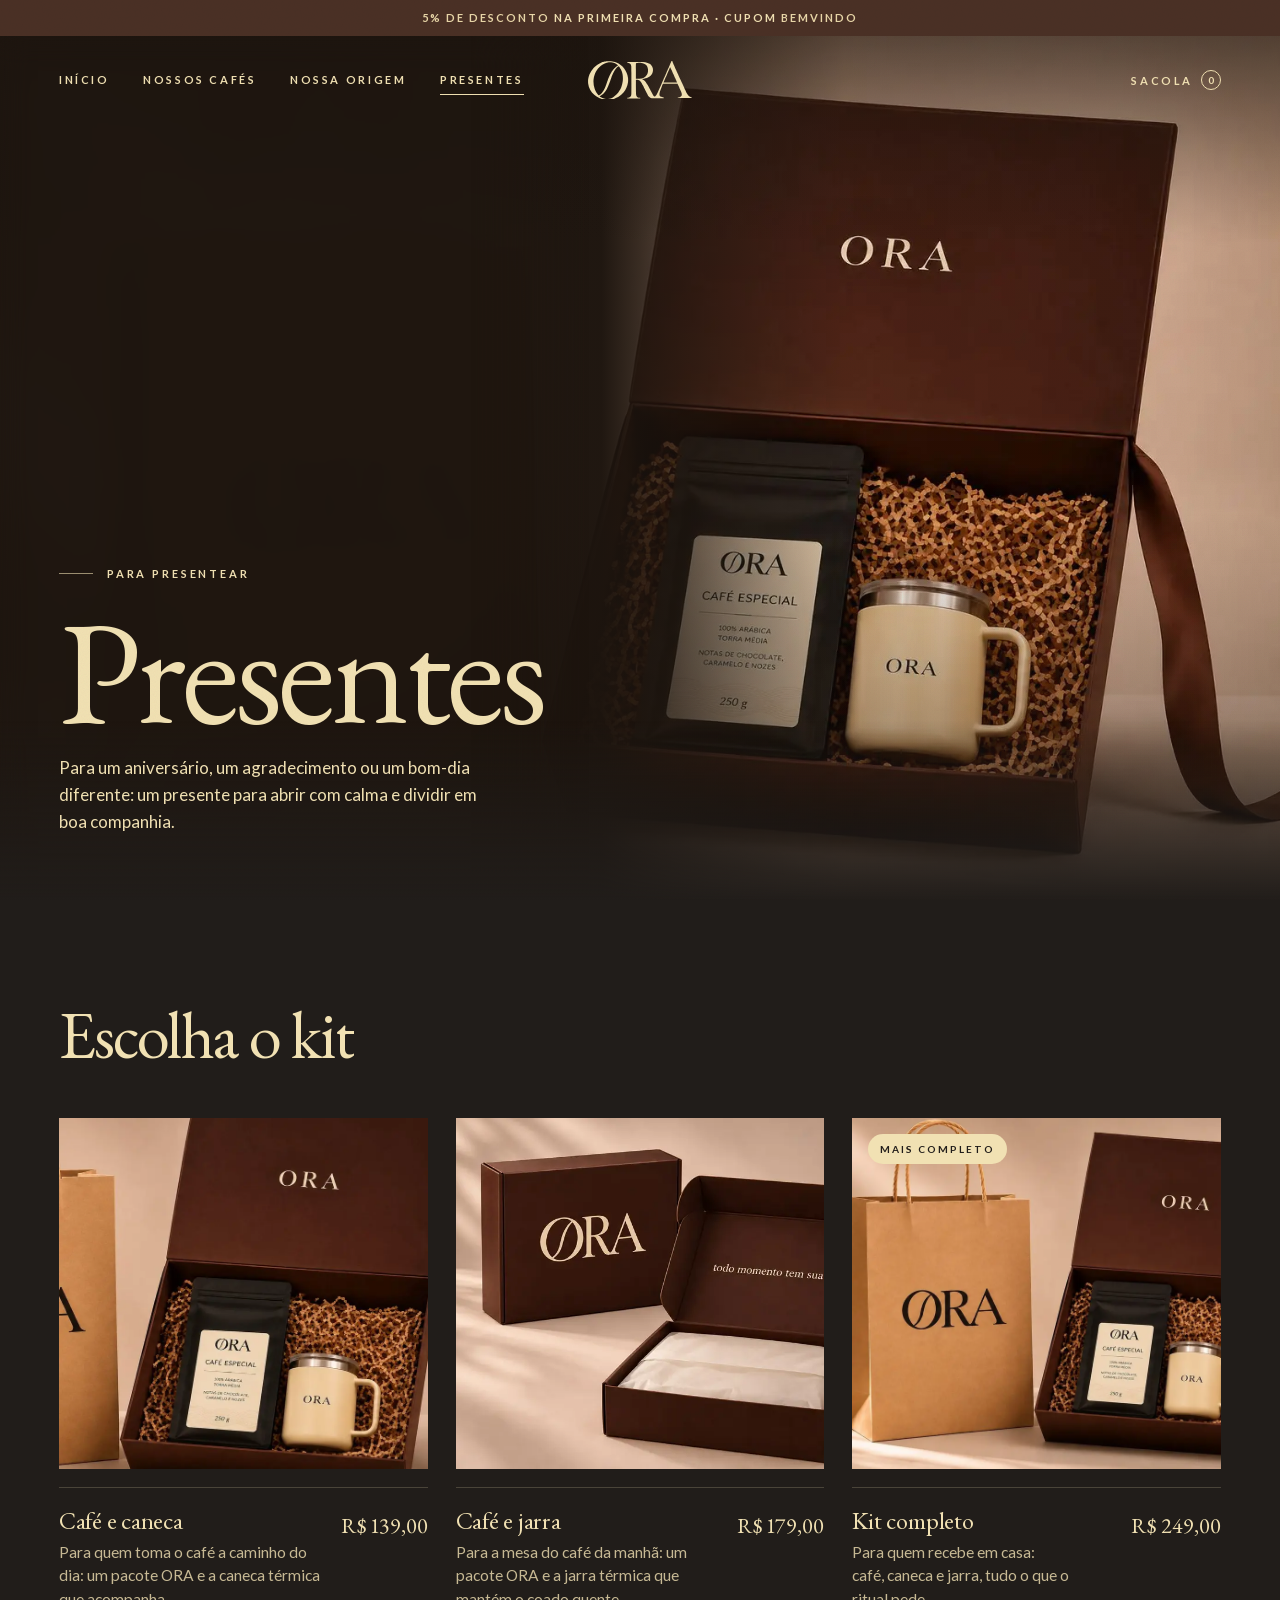
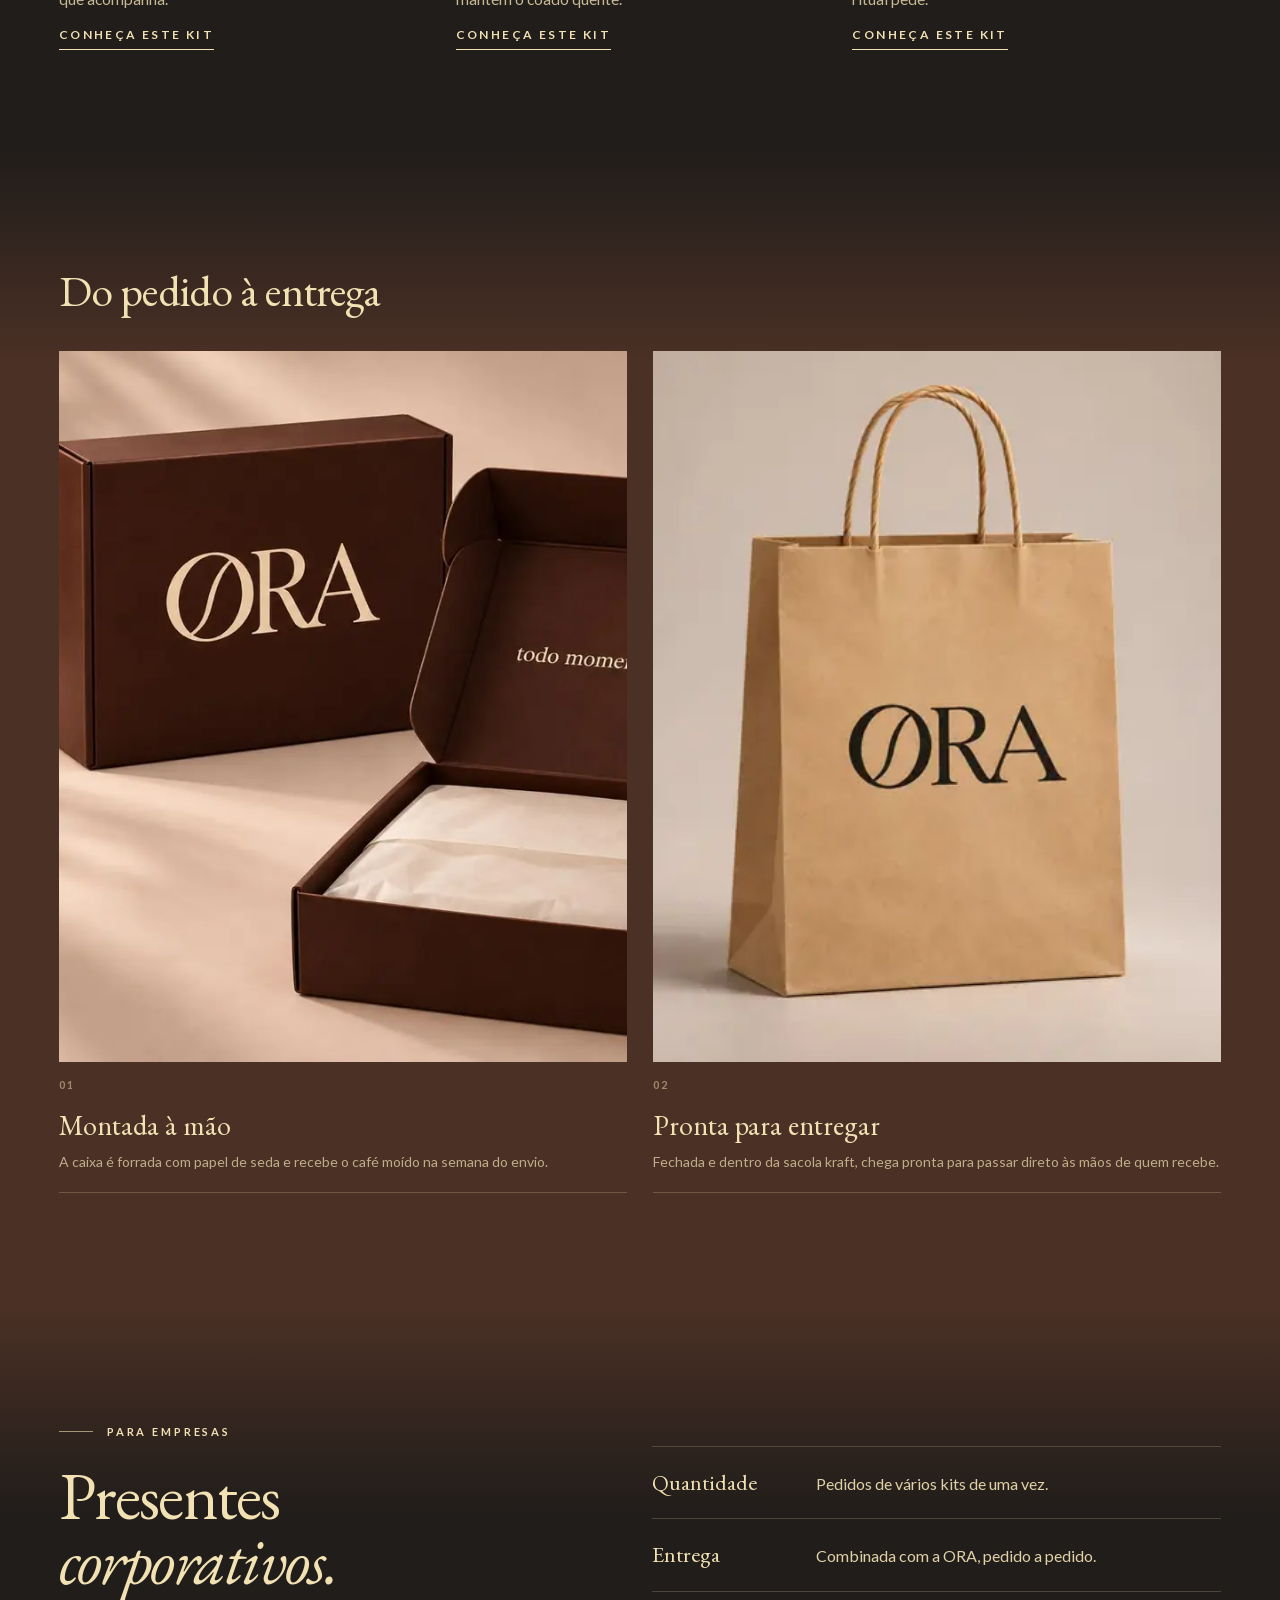
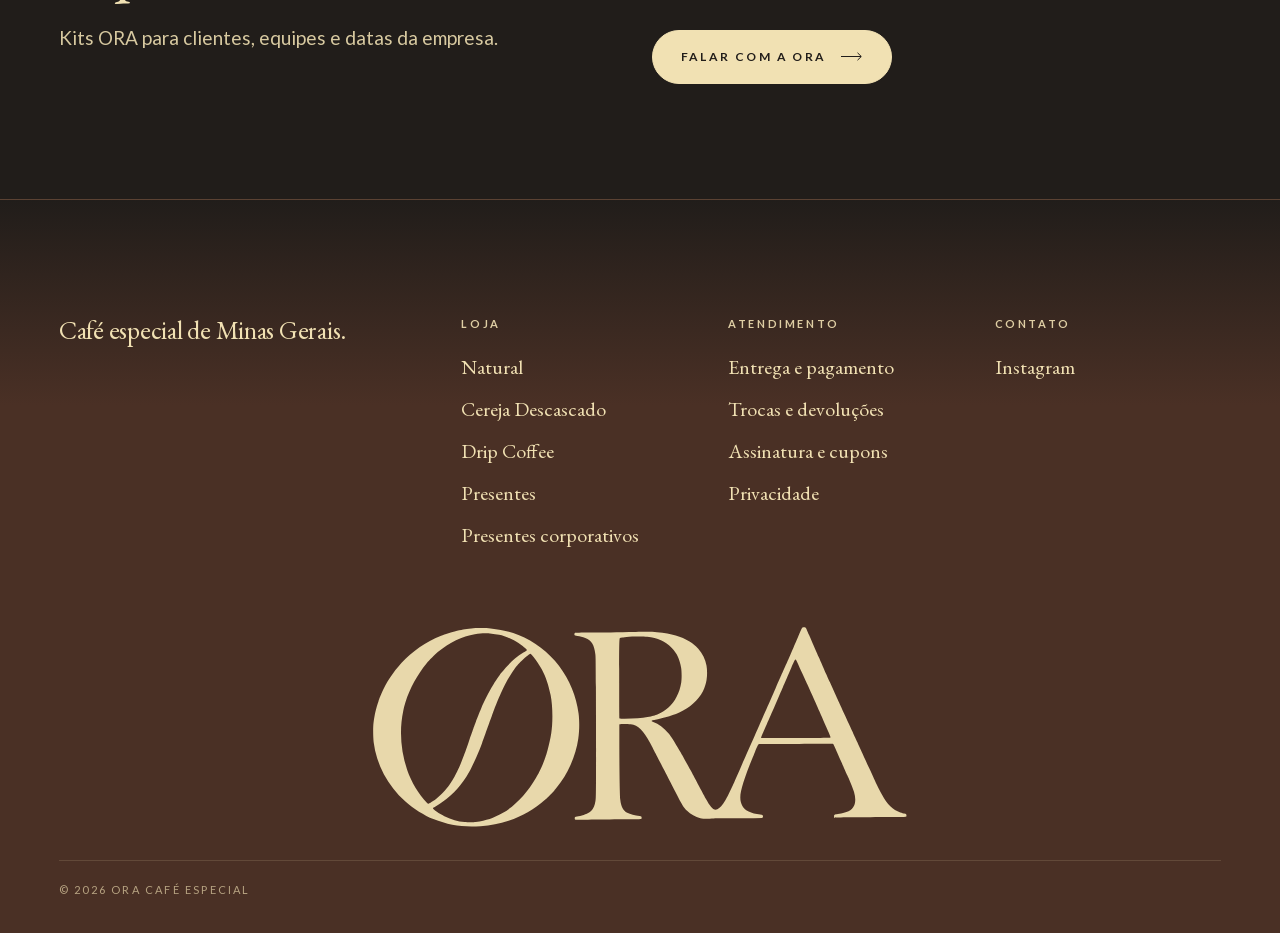
<file: presentes.html>
<!DOCTYPE html>

<html lang="pt-BR">
<head>
<meta charset="utf-8"/>
<meta content="width=device-width, initial-scale=1" name="viewport"/>
<meta content="noindex, nofollow" name="robots"/>
<title>Presentes · ORA</title>
<meta property="og:type" content="website">
<meta property="og:title" content="ORA · Café especial">
<meta property="og:description" content="Kits com café especial, caneca e jarra térmicas ORA, na caixa com sacola kraft.">
<meta property="og:image" content="https://oracafeespecial.com.br/assets/originais/img__kit-aberto.jpg">

<meta content="Kits ORA para presentear: café especial, caneca e jarra térmicas, na caixa ORA com sacola kraft." name="description"/>
<meta content="#4A3025" name="theme-color"/>
<link href="assets/brand/monograma.svg" rel="icon"/>
<link rel="preload" href="assets/fonts/garamond.woff2" as="font" type="font/woff2" crossorigin><link rel="preload" href="assets/fonts/lato-400.woff2" as="font" type="font/woff2" crossorigin>
<style id="ora-css">
@font-face{font-family:'EB Garamond';font-style:normal;font-weight:400 500;font-display:swap;src:url(assets/fonts/garamond.woff2) format('woff2')}
@font-face{font-family:'EB Garamond';font-style:italic;font-weight:400 500;font-display:swap;src:url(assets/fonts/garamond-italico.woff2) format('woff2')}
@font-face{font-family:'Lato';font-style:normal;font-weight:400;font-display:swap;src:url(assets/fonts/lato-400.woff2) format('woff2')}
@font-face{font-family:'Lato';font-style:normal;font-weight:700;font-display:swap;src:url(assets/fonts/lato-700.woff2) format('woff2')}
:root{
--espresso:#4A3025; --butter:#F1E1B3; --mocha:#B8A48D; --roast:#211D1A;
--cream:#F6EBCB; --sand:#E9D7A8;
--ink:var(--roast);
--line:rgba(33,29,26,.16); --line-soft:rgba(33,29,26,.09);
--serif:"EB Garamond", Garamond, "Times New Roman", serif;
--sans:"Lato", "Helvetica Neue", Arial, sans-serif;
--gut:clamp(20px,4.6vw,80px);
--ease:cubic-bezier(.65,.05,0,1);
--ease-out:cubic-bezier(.16,1,.3,1);
--hdr:88px;
}
*,*::before,*::after{box-sizing:border-box}
html{-webkit-text-size-adjust:100%;text-size-adjust:100%}
html.lenis,html.lenis body{height:auto}
.lenis.lenis-smooth{scroll-behavior:auto!important}
.lenis.lenis-stopped{overflow:hidden}
body{margin:0;background:var(--butter);color:var(--ink);font-family:var(--sans);font-size:16px;line-height:1.6;
-webkit-font-smoothing:antialiased;-moz-osx-font-smoothing:grayscale;overflow-x:hidden;text-rendering:optimizeLegibility}
img,video,svg{display:block;max-width:100%}
img{height:auto}
a{color:inherit;text-decoration:none}
button{font:inherit;color:inherit;background:none;border:0;cursor:pointer;padding:0}
::selection{background:var(--espresso);color:var(--butter)}
:focus-visible{outline:1px solid currentColor;outline-offset:4px}
body::after{content:"";position:fixed;inset:0;z-index:200;pointer-events:none;opacity:.07;mix-blend-mode:multiply;
background-image:url("data:image/svg+xml,%3Csvg xmlns='http://www.w3.org/2000/svg' width='160' height='160'%3E%3Cfilter id='n'%3E%3CfeTurbulence type='fractalNoise' baseFrequency='.85' numOctaves='2' stitchTiles='stitch'/%3E%3C/filter%3E%3Crect width='100%25' height='100%25' filter='url(%23n)'/%3E%3C/svg%3E")}
.display{font-family:var(--serif);font-weight:400;letter-spacing:-.028em;line-height:.94;margin:0}
.xxl{font-size:clamp(60px,11.5vw,210px);line-height:.88}
.xl{font-size:clamp(48px,7.6vw,134px)}
.lg{font-size:clamp(40px,5.2vw,88px);line-height:.98}
.md{font-size:clamp(32px,3.4vw,56px);line-height:1.04;letter-spacing:-.02em}
.sm{font-size:clamp(24px,2vw,32px);line-height:1.2;letter-spacing:-.01em}
.it{font-style:italic}
.eyebrow{font-family:var(--sans);font-size:11px;font-weight:700;letter-spacing:.26em;text-transform:uppercase;margin:0;opacity:.75;display:flex;align-items:center;gap:14px}
.eyebrow.ln-l::before{content:"";width:34px;height:1px;background:currentColor;opacity:.6}
.body{font-size:18px;line-height:1.72;max-width:33em;margin:0}
.body + .body{margin-top:1.1em}
.lede{font-family:var(--serif);font-size:clamp(23px,2vw,32px);line-height:1.36;letter-spacing:-.006em;margin:0;max-width:23em}
.num{font-family:var(--serif);font-variant-numeric:lining-nums proportional-nums}
.mono-grain{width:22px;opacity:.8}
.t-espresso{background:var(--espresso);color:var(--butter);--ink:var(--butter);--line:rgba(241,225,179,.22);--line-soft:rgba(241,225,179,.12)}
.t-roast{background:var(--roast);color:var(--butter);--ink:var(--butter);--line:rgba(241,225,179,.2);--line-soft:rgba(241,225,179,.1)}
.t-mocha{background:var(--mocha);color:var(--roast)}
.t-butter{background:var(--butter);color:var(--roast)}
.t-cream{background:var(--cream);color:var(--roast)}
.wrap{padding-inline:var(--gut)}
.sec{position:relative;padding-block:clamp(72px,9vw,148px)}
.grid{display:grid;grid-template-columns:repeat(12,minmax(0,1fr));column-gap:clamp(14px,1.8vw,30px)}
.media{position:relative;overflow:hidden;background:var(--espresso)}
.media > img,.media > video{width:100%;height:100%;object-fit:cover}
.btn{display:inline-flex;align-items:center;gap:14px;height:54px;padding:0 28px;border:1px solid currentColor;border-radius:60px;
font-size:12px;font-weight:700;letter-spacing:.2em;text-transform:uppercase;position:relative;overflow:hidden;isolation:isolate;transition:color .6s var(--ease)}
.btn::before{content:"";position:absolute;inset:0;background:currentColor;transform:translateY(101%);transition:transform .6s var(--ease);z-index:-1}
.btn:hover::before{transform:none}
.btn:hover{color:var(--butter)}
.t-espresso .btn:hover,.t-roast .btn:hover,.on-dark .btn:hover{color:var(--roast)}
.btn.solid{background:var(--roast);border-color:var(--roast);color:var(--butter)}
.btn.solid::before{background:var(--espresso)}
.btn.solid:hover{color:var(--butter)}
.btn.light{background:var(--butter);border-color:var(--butter);color:var(--roast)}
.btn.light::before{background:var(--cream)}
.btn.light:hover{color:var(--roast)}
.arr{width:22px;height:9px;flex:none;transition:transform .6s var(--ease)}
a:hover > .arr,button:hover > .arr{transform:translateX(5px)}
.link{display:inline-flex;align-items:center;gap:12px;font-size:12px;font-weight:700;letter-spacing:.2em;text-transform:uppercase;padding-bottom:6px;position:relative}
.link::after{content:"";position:absolute;left:0;right:0;bottom:0;height:1px;background:currentColor;transform-origin:left;transition:transform .7s var(--ease)}
.link:hover::after{transform:scaleX(0);transform-origin:right}
.hdr{position:fixed;inset:0 0 auto 0;z-index:60;height:var(--hdr);display:grid;grid-template-columns:1fr auto 1fr;align-items:center;
padding-inline:var(--gut);color:var(--butter);transition:color .6s var(--ease-out),transform .8s var(--ease)}
.hdr::before{content:"";position:absolute;inset:0;background:var(--roast);transform:scaleY(0);transform-origin:top;transition:transform .8s var(--ease);z-index:-1}
.hdr::after{content:"";position:absolute;left:var(--gut);right:var(--gut);bottom:0;height:1px;background:currentColor;opacity:0;transition:opacity .6s}
.hdr.on-light{color:var(--roast)}
.hdr.is-solid{top:0}
.hdr.is-solid::before{transform:scaleY(1)}
.hdr.is-solid::after{opacity:.12}
.hdr.is-hidden{transform:translateY(-100%)}
.hdr nav{display:flex;gap:clamp(20px,2.6vw,44px);align-items:center}
.hdr nav:last-child{justify-content:flex-end}
.hdr a.nl{font-size:11px;font-weight:700;letter-spacing:.24em;text-transform:uppercase;position:relative;padding-block:6px}
.hdr a.nl::after{content:"";position:absolute;left:0;right:0;bottom:0;height:1px;background:currentColor;transform:scaleX(0);transform-origin:right;transition:transform .6s var(--ease)}
.hdr a.nl:hover::after,.hdr a.nl[aria-current]::after{transform:scaleX(1);transform-origin:left}
.hdr .logo{width:104px;color:inherit}
.hdr .logo svg{width:100%;height:auto}
.bag-count{display:inline-grid;place-items:center;min-width:20px;height:20px;padding:0 5px;margin-left:8px;border:1px solid currentColor;border-radius:20px;font-size:10px;letter-spacing:0;vertical-align:1px}
.burger{display:none;width:44px;height:44px;position:relative}
.burger span{position:absolute;left:10px;right:10px;height:1px;background:currentColor;transition:transform .6s var(--ease)}
.burger span:nth-child(1){top:18px}.burger span:nth-child(2){top:26px}
.menu-open .burger span:nth-child(1){transform:translateY(4px) rotate(45deg)}
.menu-open .burger span:nth-child(2){transform:translateY(-4px) rotate(-45deg)}
.menu-open .hdr{color:var(--butter)}
.menu-open .hdr::before{transform:scaleY(0)}
.mmenu{position:fixed;inset:0;z-index:55;background:var(--espresso);color:var(--butter);display:flex;flex-direction:column;justify-content:flex-end;
padding:calc(var(--hdr) + 24px) var(--gut) 40px;clip-path:inset(0 0 100% 0);transition:clip-path .9s var(--ease);visibility:hidden}
.menu-open .mmenu{clip-path:inset(0);visibility:visible}
.mmenu a.big{display:block;overflow:hidden;font-family:var(--serif);font-size:clamp(46px,12vw,80px);line-height:1.08;letter-spacing:-.02em}
.mmenu a.big span{display:block;transform:translateY(105%);transition:transform .9s var(--ease)}
.menu-open .mmenu a.big span{transform:none}
.mmenu .meta{margin-top:36px;padding-top:20px;border-top:1px solid rgba(241,225,179,.22);font-size:12px;letter-spacing:.18em;text-transform:uppercase;opacity:.7}
.ftr{padding:clamp(80px,9vw,130px) var(--gut) 34px;overflow:hidden}
.ftr .cols{display:grid;grid-template-columns:1.6fr 1fr 1fr 1fr;gap:40px}
.ftr .fh{margin:0 0 18px;font-size:11px;letter-spacing:.24em;text-transform:uppercase;font-weight:700;opacity:.6}
.ftr ul{list-style:none;margin:0;padding:0;display:grid;gap:10px;font-family:var(--serif);font-size:20px}
.ftr ul a{background:linear-gradient(currentColor,currentColor) 0 100%/0 1px no-repeat;transition:background-size .6s var(--ease)}
.ftr ul a:hover{background-size:100% 1px}
.news{display:flex;border-bottom:1px solid var(--line);margin-top:26px;max-width:440px}
.news input{flex:1;min-width:0;background:none;border:0;color:inherit;font-family:var(--serif);font-size:20px;padding:12px 0;outline:none}
.news input::placeholder{color:inherit;opacity:.5}
.news button{font-size:11px;letter-spacing:.24em;text-transform:uppercase;font-weight:700}
.ftr .giant{margin:clamp(70px,9vw,130px) 0 0;color:var(--butter)}
.ftr .giant svg{width:100%;height:auto;opacity:.95}
.ftr .base{display:flex;justify-content:space-between;gap:16px;flex-wrap:wrap;margin-top:26px;padding-top:20px;border-top:1px solid var(--line);font-size:11px;letter-spacing:.2em;text-transform:uppercase;opacity:.65}
.bag{position:fixed;inset:0;z-index:90;visibility:hidden;transition:visibility 0s .8s}
.bag.open{visibility:visible;transition:none}
.bag .scrim{position:absolute;inset:0;background:rgba(33,29,26,.5);opacity:0;transition:opacity .8s var(--ease)}
.bag.open .scrim{opacity:1}
.bag .panel{position:absolute;top:0;right:0;bottom:0;width:min(480px,100%);background:var(--butter);color:var(--roast);display:flex;flex-direction:column;
transform:translateX(100%);transition:transform .8s var(--ease)}
.bag.open .panel{transform:none}
.bag .ph{display:flex;justify-content:space-between;align-items:center;padding:28px 34px;border-bottom:1px solid var(--line)}
.bag .ph h3{margin:0;font-family:var(--serif);font-weight:400;font-size:32px;letter-spacing:-.01em}
.bag .items{flex:1;overflow:auto;padding:8px 34px}
.bag .item{display:grid;grid-template-columns:84px 1fr auto;gap:18px;padding:22px 0;border-bottom:1px solid var(--line-soft);align-items:start}
.bag .item .th{aspect-ratio:4/5;overflow:hidden;background:var(--espresso)}
.bag .item .th img{width:100%;height:100%;object-fit:cover}
.bag .item .th.lbl{display:grid;place-items:center}
.bag .item .th.lbl.alt{background:var(--mocha)}
.bag .item .th.lbl img{width:62%;height:auto;object-fit:contain}
.bag .item h5{margin:0;font-family:var(--serif);font-weight:400;font-size:21px;line-height:1.2}
.bag .item p{margin:4px 0 0;font-size:14px;opacity:.75}
.bag .item .pr{font-family:var(--serif);font-size:19px;white-space:nowrap}
.qty{display:inline-flex;align-items:center;border:1px solid var(--line);border-radius:40px;margin-top:12px}
.qty button{width:34px;height:34px;font-size:17px}
.qty span{min-width:22px;text-align:center;font-size:14px}
.bag .rm{font-size:11px;letter-spacing:.18em;text-transform:uppercase;opacity:.6;margin-top:12px;display:block}
.bag .pf{padding:26px 34px 32px;border-top:1px solid var(--line)}
.bag .tot{display:flex;justify-content:space-between;align-items:baseline;margin-bottom:6px}
.bag .tot b{font-family:var(--serif);font-weight:400;font-size:30px}
.bag .note{font-size:14px;opacity:.7;margin:0 0 20px}
.bag .empty{padding:60px 0;text-align:center}
.bag .empty p{font-family:var(--serif);font-size:26px;margin:0 0 24px}
.toast{position:fixed;left:50%;bottom:28px;z-index:95;transform:translate(-50%,calc(100% + 60px));visibility:hidden;transition:transform .7s var(--ease),visibility 0s .7s;background:var(--roast);color:var(--butter);padding:16px 26px;border-radius:40px;
font-size:14px;letter-spacing:.03em;display:flex;gap:16px;align-items:center;max-width:calc(100% - 32px)}
.toast.show{transform:translate(-50%,0);visibility:visible;transition:transform .7s var(--ease),visibility 0s}
.toast a{text-decoration:underline;text-underline-offset:4px;white-space:nowrap}
.veil{position:fixed;inset:0;z-index:150;background:var(--espresso);pointer-events:none;display:grid;place-items:center;opacity:1;transition:opacity .7s var(--ease-out)}
.veil svg{width:54px;color:var(--butter);opacity:.9}
.veil.off{opacity:0}
.veil.on{opacity:1;transition-duration:.45s}
.ln{display:block;overflow:hidden;padding-bottom:.2em;margin-bottom:-.2em}
.ln > span{display:block;transform:translateY(105%);transition:transform 1.25s var(--ease)}
.is-in .ln > span,.ln.is-in > span{transform:none}
.ln:nth-child(2) > span{transition-delay:.08s}
.ln:nth-child(3) > span{transition-delay:.16s}
[data-fade]{opacity:0;transform:translateY(22px);transition:opacity 1.1s var(--ease-out),transform 1.1s var(--ease-out)}
[data-fade].is-in{opacity:1;transform:none}
[data-delay="1"]{transition-delay:.12s!important}
[data-delay="2"]{transition-delay:.24s!important}
[data-delay="3"]{transition-delay:.36s!important}
[data-open]{clip-path:inset(12% 8% 12% 8%);transition:clip-path 1.5s var(--ease)}
[data-open] > img,[data-open] > video{transform:scale(1.18);transition:transform 2s var(--ease)}
[data-open].is-in{clip-path:inset(0)}
[data-open].is-in > img,[data-open].is-in > video{transform:scale(1)}
[data-par]{will-change:transform}
.kgrid{display:grid;grid-template-columns:repeat(3,minmax(0,1fr));gap:clamp(18px,2.2vw,36px)}
.kc-img{display:block;aspect-ratio:4/5}
.kc-img img{position:absolute;inset:0;width:100%;height:100%;object-fit:cover;transition:opacity .8s var(--ease-out),transform 1.6s var(--ease-out)}
.kc-img img.b{opacity:0}
.kc-img:hover img.b{opacity:1}
.kc-img:hover img{transform:scale(1.04)}
.kc-tag{position:absolute;left:16px;top:16px;z-index:2;background:var(--butter);color:var(--roast);font-size:10px;font-weight:700;letter-spacing:.2em;text-transform:uppercase;padding:7px 12px;border-radius:30px}
.kc-b{display:flex;justify-content:space-between;align-items:start;gap:20px;padding-top:20px;border-top:1px solid var(--line);margin-top:18px}
.kc-b h3{margin:0 0 6px;font-family:var(--serif);font-weight:400;font-size:clamp(24px,1.9vw,30px);line-height:1.1;letter-spacing:-.01em}
.kc-b p{margin:0;font-size:15.5px;line-height:1.5;opacity:.8;max-width:22em}
.kc-b .num{font-size:22px;white-space:nowrap}
.pack{display:grid;place-items:center;background:radial-gradient(120% 90% at 50% 30%,#5d3d30 0%,var(--espresso) 55%,#3b261d 100%)}
.pack.mocha{background:radial-gradient(120% 90% at 50% 30%,#cbb9a3 0%,var(--mocha) 55%,#a69079 100%)}
.pack img{width:38%;max-width:360px;height:auto;filter:drop-shadow(0 46px 38px rgba(20,12,8,.42)) drop-shadow(0 10px 10px rgba(20,12,8,.3))}
.pack.mocha img{filter:drop-shadow(0 46px 38px rgba(60,40,25,.38)) drop-shadow(0 10px 10px rgba(40,25,15,.28))}
.pack.mocha ~ .score,.pack.mocha ~ .ix{color:var(--roast)}
.score{display:inline-flex;align-items:baseline;gap:8px;border:1px solid currentColor;border-radius:40px;padding:6px 14px 7px;font-size:11px;font-weight:700;letter-spacing:.18em;text-transform:uppercase}
.score b{font-family:var(--serif);font-size:19px;font-weight:400;letter-spacing:0}
.chips{display:flex;gap:8px;flex-wrap:wrap}
.chips span{padding:7px 14px;border:1px solid var(--line);border-radius:30px;font-family:var(--serif);font-style:italic;font-size:17px}
@media (max-width:960px){
:root{--hdr:68px}
.hdr{grid-template-columns:auto 1fr auto}
.hdr nav.l a.nl{display:none}
.hdr .logo{width:84px;justify-self:center}
.burger{display:block;margin-left:-10px}
.ftr .cols{grid-template-columns:1fr 1fr}
.ftr .cols > div:first-child{grid-column:1/-1}
.body{font-size:16px}
.kgrid{grid-template-columns:1fr 1fr}
}
@media (max-width:600px){
.kgrid{grid-template-columns:1fr;gap:54px}
.btn{height:50px;padding:0 22px}
}
@media (prefers-reduced-motion:reduce){
*{animation:none!important;transition-duration:.01ms!important}
[data-fade],[data-open],.ln > span{opacity:1;transform:none;clip-path:none}
}
.ann{position:relative;z-index:65;background:var(--espresso);color:var(--butter);text-align:center;font-size:11px;font-weight:700;letter-spacing:.18em;text-transform:uppercase;padding:9px var(--gut)}
.ann b{color:var(--sand)}
.hdr{top:34px}
@media (max-width:600px){.ann{font-size:10px;letter-spacing:.12em;padding-inline:12px}}
.ftr .ftag{margin:14px 0 0;max-width:24em;font-size:15px;line-height:1.6;opacity:.75}
.kc .kc-l{display:inline-block;margin-top:14px}
.hdr{top:var(--ann,34px)}
.ann-m{display:none}
@media (max-width:600px){.ann{font-size:11px;letter-spacing:.1em}.ann-x{display:none}.ann-m{display:inline}}
.qty button{width:40px;height:40px}
.bag .rm{padding:8px 0}
@media (max-width:700px){body[data-page=produto] .toast{bottom:92px}}
.ftr .fh{opacity:.9}
h1,h2,h3,.display{text-wrap:balance}
p,li,figcaption span,.kc-b p{text-wrap:pretty}
.kc-img img[src*="p-cafe-caneca"],.media img[src*="p-cafe-caneca"]{object-position:72% 50%}
.kc-img img[src*="caixa-slogan"]{object-position:30% 50%}
.fgrid{display:grid;grid-template-columns:repeat(4,minmax(0,1fr));gap:clamp(10px,1.2vw,18px)}
.fcard{position:relative;overflow:hidden;border-radius:3px;aspect-ratio:3/4;color:var(--butter);display:flex;flex-direction:column;justify-content:space-between;padding:clamp(20px,2vw,30px);isolation:isolate;background:var(--roast)}
.fcard > img{position:absolute;inset:0;width:100%;height:100%;object-fit:cover;z-index:-2;transition:transform 1.1s var(--ease-out)}
.fcard::before{content:"";position:absolute;inset:0;z-index:-1;background:linear-gradient(0deg,rgba(24,16,10,.9) 14%,rgba(33,22,14,.3) 55%,rgba(33,22,14,.12) 78%,rgba(24,16,10,.55) 100%)}
.fcard::after{content:"";position:absolute;inset:0;z-index:-1;background:rgba(24,16,10,.42);opacity:0;transition:opacity .5s var(--ease-out)}
.fcard .fn{display:flex;align-items:center;justify-content:space-between;font-family:var(--serif);font-size:16px;letter-spacing:.12em;text-shadow:0 1px 10px rgba(20,14,8,.7)}
.fcard .fn span{display:flex;align-items:center;gap:12px}
.fcard .fn span::after{content:"";width:36px;height:1px;background:rgba(241,225,179,.6)}
.fcard .fn i{font-style:normal;font-size:22px;line-height:1;transition:transform .35s var(--ease-out)}
.fcard h3{margin:0;font-family:var(--serif);font-weight:400;font-size:clamp(26px,2.2vw,36px);line-height:1.05;letter-spacing:-.01em}
.fcard .fs{margin:6px 0 0;font-size:14px;opacity:.82}
.fcard .fx{display:grid;grid-template-rows:0fr;opacity:0;transition:grid-template-rows .55s var(--ease-out),opacity .45s var(--ease-out)}
.fcard .fx > p{min-height:0;overflow:hidden;margin:0;font-size:15px;line-height:1.55;opacity:.92}
.fcard .fx > p > span{display:block;padding-top:12px}
.fcard button.fb{position:absolute;inset:0;z-index:3;background:none;border:0;padding:0;cursor:pointer;border-radius:inherit}
.fcard button.fb:focus-visible{outline:2px solid var(--butter);outline-offset:-4px}
.fcard[data-aberto=true] .fx{grid-template-rows:1fr;opacity:1}
.fcard[data-aberto=true]::after{opacity:1}
.fcard[data-aberto=true] .fn i{transform:rotate(45deg)}
@media (hover:hover){
.fcard .fn i{display:none}
.fcard button.fb{cursor:default}
.fcard:hover > img{transform:scale(1.05)}
.fcard:hover::after{opacity:1}
.fcard:hover .fx{grid-template-rows:1fr;opacity:1}
}
@media (max-width:960px){.fgrid{grid-template-columns:repeat(2,minmax(0,1fr))}.fcard{aspect-ratio:4/5}}
@media (max-width:600px){.fgrid{display:flex;overflow-x:auto;scroll-snap-type:x mandatory;margin-inline:calc(var(--gut) * -1);padding-inline:var(--gut);scrollbar-width:none}.fgrid::-webkit-scrollbar{display:none}.fcard{flex:0 0 78%;scroll-snap-align:center;aspect-ratio:3/4}}
@media (prefers-reduced-motion:reduce){.fcard > img,.fcard .fx,.fcard::after{transition:none}}
.ftr .giant{margin-top:clamp(56px,6vw,90px)}
.ftr .giant svg{width:min(560px,46%)}
@media (max-width:700px){.ftr .giant svg{width:68%}.ftr ul{font-size:17px}.ftr .cols{column-gap:20px}}
body[data-page=produto] .ftr{padding-bottom:110px}
@media (max-width:700px){.toast{flex-direction:column;align-items:flex-start;gap:6px;width:calc(100% - 32px);border-radius:16px;padding:14px 20px}}
.pack.mocha{background:radial-gradient(120% 90% at 50% 30%,#a8917a 0%,#8c7560 55%,#6f5a47 100%)}
.pack.mocha ~ .score,.pack.mocha ~ .ix{color:var(--butter)}
@media (max-width:600px){
.kgrid:not([data-grid]){display:flex!important;overflow-x:auto;scroll-snap-type:x mandatory;gap:14px;margin-inline:calc(var(--gut) * -1);padding-inline:var(--gut);scrollbar-width:none}
.kgrid:not([data-grid])::-webkit-scrollbar{display:none}
.kgrid:not([data-grid]) .kc{flex:0 0 82%;scroll-snap-align:center;min-width:0}
}
.kc-img img[src*="p-kit-completo"]{object-position:70% 50%}
.toast{border:1px solid rgba(241,225,179,.35);box-shadow:0 14px 40px rgba(10,8,6,.35)}
.gal .cap{background:rgba(28,20,14,.6);color:var(--butter)!important;opacity:1!important;padding:5px 10px 4px;border-radius:30px}
.mmenu{justify-content:flex-start;padding-top:calc(var(--hdr) + 12svh)}
.mmenu .meta{display:flex;flex-wrap:wrap;gap:12px 22px;opacity:.85}
.gal img[src*="caixa-slogan"]{object-position:22% 50%}
.kc-img img[src*="p-kit-completo"]{object-position:88% 50%}
.gal .media.kraft .cap{top:16px;bottom:auto}
.kc-img img[src*="p-kit-vertical"]{object-position:78% 50%}
.kc-img img[src*="caixa-slogan"]{object-position:4% 50%}
@media (max-width:600px){.kc-b{display:grid;grid-template-columns:1fr auto;gap:4px 14px}.kc-b>div{display:contents}.kc-b h3{grid-column:1;grid-row:1}.kc-b .num{grid-column:2;grid-row:1}.kc-b p{grid-column:1/-1;grid-row:2;max-width:none}}
.bag.open ~ .toast{bottom:auto;top:20px}
.bag.open ~ .toast:not(.show){transform:translate(-50%,-200%)}
@media (max-width:600px){.kc .kc-b{display:grid!important;grid-template-columns:1fr auto;gap:4px 14px}.kc .kc-b>div{display:contents}.kc .kc-b h3{grid-column:1;grid-row:1}.kc .kc-b .num{grid-column:2;grid-row:1;margin:0!important;font-size:20px!important}.kc .kc-b p{grid-column:1/-1;grid-row:2;max-width:none}}
.pack{background:radial-gradient(120% 90% at 50% 30%,#a8917a 0%,#8c7560 55%,#6f5a47 100%)}
.pack ~ .ix,.pack ~ .score{color:var(--butter)}
@media (max-width:900px){.hdr{grid-template-columns:1fr auto 1fr}.hdr .r{justify-self:end}}
.bag .item .pr{border-top:0!important}
.ftr .giant{text-align:center}.ftr .giant svg{display:inline-block}
.creds a{color:inherit;text-decoration:none;transition:opacity .3s}.creds a:hover b{text-decoration:underline;text-underline-offset:5px;text-decoration-thickness:1px}
@media (max-width:700px){body[data-page=produto] .sbar{display:grid;grid-template-columns:1fr auto;column-gap:14px;row-gap:0;padding-block:10px}body[data-page=produto] .sbar .th{display:none}body[data-page=produto] .sbar .n{grid-column:1;grid-row:1}body[data-page=produto] .sbar .num{grid-column:1;grid-row:2;font-size:15px!important;opacity:.8}body[data-page=produto] .sbar .btn{grid-column:2;grid-row:1/3}}
@media (max-width:600px){.kgrid:not([data-grid]){margin-inline:calc(50% - 50vw)!important;padding-inline:var(--gut)!important}}
body[data-page=produto] .ftr{padding-bottom:34px}
body[data-page=produto]:has(.sbar.on) .ftr{padding-bottom:110px}
.bag .item .th.ph{display:block;padding:0;border:0}
@media (max-width:600px){body[data-page=produto] .kgrid:not([data-grid]){width:auto!important}}
.pack,.pc .pk .pack.deep{background:radial-gradient(120% 90% at 50% 30%,#8a6150 0%,#6a4636 55%,#4e3227 100%)}
.pack.mocha{background:radial-gradient(120% 90% at 50% 30%,#d6c5ae 0%,#bfa98f 55%,#a48e75 100%)}
.pack.mocha ~ .ix,.pack.mocha ~ .score{color:var(--roast)}
@media (max-width:700px){.bag .note .nl-x{display:none}}
.mmenu .mimg{flex:1;min-height:0;margin-top:28px;border-radius:3px;overflow:hidden}.mmenu .mimg img{width:100%;height:100%;object-fit:cover;opacity:.85}
.bag .item .cmsg{grid-column:1/-1;margin:2px 0 0;padding:12px 14px;background:rgba(74,48,37,.07);border-radius:3px;font-family:var(--serif);font-style:italic;font-size:15px;line-height:1.45;opacity:1;overflow-wrap:anywhere}
.bag .item .cmsg b{font-family:var(--sans);font-style:normal;font-size:10px;letter-spacing:.2em;text-transform:uppercase;font-weight:700;opacity:.6;margin-right:6px}
.card-pv{position:relative}.card-pv.ex .txt,.card-pv.ex .sig span{opacity:.45}
.card-pv.ex::after{content:"Exemplo";position:absolute;top:30px;right:32px;font-size:10px;letter-spacing:.22em;text-transform:uppercase;font-weight:700;padding:4px 9px 3px;border:1px solid currentColor;border-radius:30px;opacity:.55}
.tam-tx{display:inline-block;font-size:13px;letter-spacing:.06em;opacity:.8;padding:10px 0}
@media (max-width:380px){.card-pv .sig{flex-direction:column;align-items:flex-start;gap:6px}}
::selection{background:var(--espresso);color:var(--butter)}
.t-roast ::selection,.t-espresso ::selection{background:var(--butter);color:var(--roast)}
a.link{background-image:linear-gradient(currentColor,currentColor);background-size:0% 1px;background-repeat:no-repeat;background-position:0 100%;transition:background-size .5s var(--ease)}
a.link:hover{background-size:100% 1px}
.bag .pay{margin:8px 0 0;font-size:13px;opacity:.75}
.bag .fg{margin:10px 0 0;font-size:13px}
.cepf{display:flex;align-items:center;gap:12px;margin:16px 0 0;padding:10px 0;border-block:1px solid var(--line)}
.cepf label{font-size:10px;letter-spacing:.22em;text-transform:uppercase;font-weight:700;opacity:.85}
.cepf input{flex:1;min-width:0;background:none;border:0;font:inherit;font-size:15px;color:inherit;padding:4px 0}
.cepf input:focus{outline:none}
.cepf:focus-within{border-color:currentColor}
.cepf button{font-size:11px;letter-spacing:.2em;text-transform:uppercase;font-weight:700}
.cep-r{margin:8px 0 0;font-size:13px;opacity:.75;min-height:1em}
.cep-r:empty{display:none}
.ftr .base{display:flex;justify-content:space-between;gap:16px;flex-wrap:wrap}
:is(.hero,.hhero,.ghero,.lhero) [data-fade]{opacity:1;animation:oraUp 1.1s var(--ease-out) both}
:is(.hero,.hhero,.ghero,.lhero) .ln > span{animation:oraLn 1.25s var(--ease) .1s both}
@keyframes oraUp{from{transform:translateY(22px)}to{transform:none}}
@keyframes oraLn{from{transform:translateY(105%)}to{transform:none}}
@media (prefers-reduced-motion:reduce){:is(.hero,.hhero,.ghero,.lhero) [data-fade],:is(.hero,.hhero,.ghero,.lhero) .ln > span{animation:none}}
body{background:var(--roast)}
.t-roast .btn.solid,.t-espresso .btn.solid,.sbar .btn.solid{background:var(--butter);border-color:var(--butter);color:var(--roast)}
.t-roast .btn.solid::before,.t-espresso .btn.solid::before,.sbar .btn.solid::before{background:var(--cream)}
.t-roast .btn.solid:hover,.t-espresso .btn.solid:hover,.sbar .btn.solid:hover{color:var(--roast)}
.ftr{border-top:1px solid rgba(241,225,179,.1)}
.seam-b{position:absolute;left:0;right:0;bottom:-1px;height:clamp(90px,14vw,200px);z-index:1;pointer-events:none}
@view-transition{navigation:auto}
.hdr{view-transition-name:ora-hdr}
.ann{view-transition-name:ora-ann}
::view-transition-old(root){animation:oraSai .35s cubic-bezier(.4,0,1,1) both}
::view-transition-new(root){animation:oraEntra .7s cubic-bezier(.16,1,.3,1) both}
@keyframes oraSai{to{opacity:0}}
@keyframes oraEntra{from{opacity:0;transform:translateY(14px)}}
@media (prefers-reduced-motion:reduce){::view-transition-group(*),::view-transition-old(*),::view-transition-new(*){animation:none!important}}
:is(section,header):has(> .seam-b,> .seam-t){position:relative}
.seam-t{position:absolute;left:0;right:0;top:-1px;height:clamp(90px,14vw,200px);z-index:1;pointer-events:none}
video.v-off{opacity:0}
video::-webkit-media-controls,video::-webkit-media-controls-start-playback-button,video::-webkit-media-controls-overlay-play-button{display:none!important;-webkit-appearance:none;opacity:0}
</style>
<style>
.ghero{position:relative;height:calc(100svh - 36px);min-height:560px;overflow:hidden;background:var(--espresso);color:var(--butter)}
.ghero img{position:absolute;inset:0;width:100%;height:100%;object-fit:cover}
@media (min-width:761px){.ghero::before{content:"";position:absolute;z-index:1;left:0;top:0;bottom:0;width:46%;backdrop-filter:blur(14px);-webkit-backdrop-filter:blur(14px);-webkit-mask-image:linear-gradient(90deg,#000 80%,transparent);mask-image:linear-gradient(90deg,#000 80%,transparent)}}
.ghero::after{content:"";position:absolute;inset:0;background:linear-gradient(180deg,rgba(28,20,14,.62) 0%,rgba(28,20,14,0) 24%),linear-gradient(90deg,rgba(28,20,14,.985) 0%,rgba(28,20,14,.98) 47%,rgba(28,20,14,.6) 55%,rgba(28,20,14,.04) 66%),linear-gradient(0deg,rgba(28,20,14,.5),rgba(28,20,14,0) 45%)}
.ghero .in{position:absolute;z-index:2;left:var(--gut);bottom:clamp(36px,5vw,70px);max-width:600px}
.ghero p:not(.eyebrow){margin:18px 0 0;font-size:17px;max-width:26em}
.box4{display:grid;grid-template-columns:repeat(4,1fr);gap:clamp(14px,1.6vw,24px)}
.box4 figure{margin:0}
.box4 .media{aspect-ratio:4/5}
.box4 figcaption{padding-top:14px}
.box4 b{display:block;font-family:var(--serif);font-weight:400;font-size:22px}
.box4 span{font-size:14px;opacity:.7}

.msg{display:grid;grid-template-columns:repeat(12,1fr);gap:24px;align-items:center}
.msg .l{grid-column:1/6}
.msg .r{grid-column:7/13}
.fld label{display:block;font-size:12px;letter-spacing:.16em;text-transform:uppercase;font-weight:700;opacity:.65;margin-top:22px}
.fld input,.fld textarea,.fld select{width:100%;background:none;border:0;border-bottom:1px solid var(--line);color:inherit;font-family:var(--serif);font-size:20px;padding:10px 0;outline:none;resize:none;border-radius:0}
.fld :is(input,textarea,select):focus{border-bottom-color:currentColor}
.fld select option{color:var(--roast)}
.fld select{-webkit-appearance:none;appearance:none;padding-left:0;text-indent:0;background:url("data:image/svg+xml,%3Csvg xmlns=%27http://www.w3.org/2000/svg%27 width=%2712%27 height=%278%27%3E%3Cpath d=%27M1 1l5 5 5-5%27 fill=%27none%27 stroke=%27%23F1E1B3%27/%3E%3C/svg%3E") no-repeat right 4px center}
.two2{display:grid;grid-template-columns:1fr 1fr;gap:0 24px}
.card-pv{aspect-ratio:1.48;background:var(--butter);color:var(--espresso);padding:clamp(24px,3vw,46px);display:grid;grid-template-rows:auto 1fr auto;box-shadow:0 40px 80px -40px rgba(0,0,0,.6);position:relative}
.card-pv::before{content:"";position:absolute;inset:12px;border:1px solid rgba(74,48,37,.45);pointer-events:none}
.card-pv .top svg{width:62px}
.card-pv .txt{font-family:var(--serif);font-style:italic;font-size:clamp(20px,2vw,28px);line-height:1.35;align-self:center;white-space:pre-wrap;word-break:break-word;margin:0}
.card-pv .sig{display:flex;justify-content:space-between;align-items:end;font-family:var(--serif);font-size:18px}
.card-pv .sig small{font-family:var(--sans);font-size:11px;letter-spacing:.18em;text-transform:uppercase;font-weight:700;opacity:.55}



@media (max-width:860px){
  .two2{grid-template-columns:1fr}
  .msg .l,.msg .r{grid-column:1/-1}
  .msg .r{margin-top:20px}
}
.box2{grid-template-columns:repeat(2,1fr)!important}.box2 .media{aspect-ratio:4/3}.box4 .bn{display:block;font-family:var(--sans);font-size:11px;letter-spacing:.2em;font-weight:700;opacity:.5;margin-bottom:10px}
@media (max-width:760px){.box2{grid-template-columns:1fr!important}}
</style>
<style>

/* Editorial rebuild: photographic chapters, tighter catalog, varied section rhythm. */

.hero::after{background:linear-gradient(180deg,rgba(20,26,18,.28),rgba(20,26,18,.04) 35%,rgba(20,26,18,.68) 100%)}
.hero video{filter:brightness(1.04) saturate(.92)}
.hero .bg{inset:0}
.chd{padding-block:76px 46px;align-items:end}
.chd .r>p{margin:0;max-width:28em}
.coffee-pair{display:grid;grid-template-columns:1fr 1fr;gap:30px;padding-bottom:90px;background:var(--butter)}
.coffee-pair .cafe,.coffee-pair .cafe.rev{display:flex;flex-direction:column;min-height:0;background:none}
.coffee-pair .cafe .pk,.coffee-pair .cafe.rev .pk{width:100%;aspect-ratio:1.18;order:0;flex:none}
.coffee-pair .cafe .pk .pack img{width:35%;max-height:80%;object-fit:contain}
.coffee-pair .cafe .pk .ix{font-size:72px;opacity:.23}
.coffee-pair .cafe .tx,.coffee-pair .cafe.rev .tx{order:1;padding:28px 0 0;display:block}
.coffee-pair .cafe .tx h2{font-size:clamp(40px,4.2vw,72px);margin:12px 0}
.coffee-pair .cafe .tx h2 .ln{display:inline}
.coffee-pair .cafe .tx h2 .ln>span{display:inline}
.coffee-pair .cafe .tx .lede{font-size:23px;margin:20px 0;max-width:25em;min-height:2.75em}
.coffee-pair .cafe .sub{font-size:18px}
.coffee-pair .cafe dl{display:none}
.coffee-pair .cafe .buy{margin-top:25px;gap:18px}
.coffee-pair .cafe .buy .num{font-size:29px;margin-right:auto}
.coffee-pair .cafe .eyebrow{font-size:10px}
.hist.story-banner{height:70svh;min-height:540px}
.founder-section{display:grid;grid-template-columns:43% 57%;align-items:stretch}
.founder-photo{margin:0;position:relative;min-height:760px}
.founder-photo img{width:100%;height:100%;object-fit:cover;position:absolute;inset:0}
.founder-photo figcaption{position:absolute;bottom:28px;left:32px;color:var(--cream);font-family:var(--serif);font-style:italic;font-size:24px;text-shadow:0 2px 15px #211d1a}
.founder.founder-letter{max-width:none;padding:80px clamp(34px,5vw,82px);margin:0}
.founder-letter h2{font-size:clamp(48px,5vw,80px);margin:14px 0 36px}
.founder-letter .ftxt .lede{font-size:31px;line-height:1.25;max-width:15em}
.founder-letter .ftxt p{font-size:16px;line-height:1.65}
.founder-letter .ftxt p:last-child{font-size:26px;margin-top:30px;padding-top:25px;border-top:1px solid var(--line)}
.origin-section{position:relative;display:grid;grid-template-columns:54% 46%;overflow:hidden}
.origin-visual{min-height:760px;grid-column:1;grid-row:1}
.origin-visual video{position:absolute;inset:0;width:100%;height:100%;object-fit:cover}
.farm.origin-copy{display:block;padding:85px clamp(32px,4vw,64px);grid-column:2;grid-row:1;align-self:center}
.origin-copy .l,.origin-copy .r{display:block;grid-column:auto}
.origin-copy .r .lede{font-size:32px;margin:32px 0 22px}
.origin-copy .r .body{font-size:16px;line-height:1.7}
.origin-copy .facts{grid-template-columns:1fr 1fr;gap:24px;margin-top:36px}
.origin-copy .facts b{font-size:30px}
.origin-copy .facts div{padding-top:0}
.origin-copy .facts div:last-child{grid-column:1/-1}
.origin-copy .facts{padding-top:24px}
.steps{display:block}
.steps>.l{position:static;display:grid;grid-template-columns:1fr 1fr;align-items:end;gap:0 50px;margin-bottom:56px}
.steps>.l>.chap{grid-column:1/-1}
.steps>.l>p{margin:0;max-width:30em}
.steps ol{display:grid;grid-template-columns:repeat(6,minmax(0,1fr));gap:44px 28px;margin:0}
.steps li{display:grid;grid-template-columns:34px 1fr;grid-column:span 2;gap:22px 10px;padding:0;border:0!important;align-content:start}
.steps li:nth-child(4),.steps li:nth-child(5){grid-column:span 3}
.steps .step-photo{grid-column:1/-1;aspect-ratio:1.3}
.steps .step-photo img{width:100%;height:100%;object-fit:cover}
.steps li:nth-child(4) .step-photo,.steps li:nth-child(5) .step-photo{aspect-ratio:1.8}
.steps li h3{font-size:32px;line-height:1.08}
.steps li p{font-size:15px;line-height:1.65}
.steps li i{font-size:24px;padding-top:4px}
.lhead.shop-hero{position:relative;min-height:620px;padding-top:240px;padding-bottom:64px;color:var(--cream);overflow:hidden;isolation:isolate;grid-template-columns:1fr 1fr;align-items:end;margin-bottom:65px;background:var(--espresso)}
.shop-hero-photo{position:absolute;inset:0;width:100%;height:100%;object-fit:cover;object-position:center 46%;z-index:-2}
.shop-hero::after{content:'';position:absolute;inset:0;z-index:-1;background:linear-gradient(90deg,rgba(33,29,26,.65),rgba(33,29,26,.1) 55%,rgba(33,29,26,.62))}
.lhead.shop-hero h1{grid-column:1;font-size:clamp(90px,12vw,185px)}
.lhead.shop-hero .r{grid-column:2;max-width:26em;justify-self:end;margin:0}
.lhead.shop-hero .r p{opacity:1}
body[data-page=loja] .ct .pk{aspect-ratio:1.15}
body[data-page=loja] .ct .pk .pack img{width:34%}
.cmp td{padding-block:23px;font-size:22px}
.kgrid{width:100%;min-width:0;grid-template-columns:repeat(3,minmax(0,1fr))!important}
.kgrid>*{min-width:0}
.kc-img{aspect-ratio:1.05}
.box4{grid-template-columns:repeat(4,1fr);gap:clamp(18px,2vw,30px)}
.box4 .media{aspect-ratio:4/5}
.box4 figcaption{display:block;border-bottom:1px solid var(--line);padding-bottom:18px}
.box4 b{font-size:28px}
@media(max-width:960px){
.founder-section,.origin-section{grid-template-columns:1fr 1fr}
.founder.founder-letter{padding:55px 30px}
.founder-photo{min-height:650px}
.origin-visual{min-height:650px}
.farm.origin-copy{padding:55px 30px}
.origin-copy .r .lede{font-size:27px}
.coffee-pair .cafe .buy .num{width:100%;margin:0}
.coffee-pair .cafe .tx h2{font-size:43px}
.steps li{grid-column:span 3}
.steps li:nth-child(4){grid-column:span 3}
.steps li:nth-child(5){grid-column:span 6}
.steps li:nth-child(5) .step-photo{aspect-ratio:2.2}
}
@media(max-width:700px){

.chd{padding-block:54px 30px}
.chd>.r{margin-top:20px}
.coffee-pair{grid-template-columns:1fr;gap:50px;padding-bottom:60px}
.coffee-pair .cafe .pk,.coffee-pair .cafe.rev .pk{aspect-ratio:1.1}
.coffee-pair .cafe .tx h2{font-size:46px}
.coffee-pair .cafe .tx .lede{min-height:0;font-size:23px}
.coffee-pair .cafe .buy .num{width:auto;margin-right:auto}
.coffee-pair .cafe .buy{gap:13px}
.coffee-pair .cafe .buy .btn{padding-inline:19px}
.coffee-pair .cafe .buy .link{font-size:12px}
.hist.story-banner{height:78svh;min-height:570px}
.founder-section,.origin-section{display:flex;flex-direction:column}
.founder-photo{min-height:0;height:420px}
.founder-photo img{object-position:50% 45%}
.founder.founder-letter{padding:48px var(--gut) 58px}
.founder-letter .ftxt .lede{font-size:29px}
.origin-visual{min-height:0;height:360px}
.farm.origin-copy{padding:48px var(--gut) 58px}
.origin-copy .r{margin:0}
.origin-copy .r .lede{font-size:29px}
.steps>.l{display:block;margin-bottom:35px}
.steps>.l>p{margin-top:24px}
.steps ol{display:block}
.steps li{margin-top:35px}
.steps li .step-photo,.steps li:nth-child(4) .step-photo,.steps li:nth-child(5) .step-photo{aspect-ratio:1.5}
.lhead.shop-hero{min-height:590px;display:flex;flex-direction:column;justify-content:end;align-items:start;padding-top:200px;padding-bottom:44px;margin-bottom:40px;gap:28px}
.lhead.shop-hero h1{font-size:100px}
.lhead.shop-hero .r{max-width:26em}
.shop-hero::after{background:linear-gradient(180deg,rgba(33,29,26,.25),rgba(33,29,26,.76))}
body[data-page=loja] .ct .pk{aspect-ratio:1.1}
.cmp table{table-layout:fixed}
.cmp td{font-size:17px;padding-block:18px;overflow-wrap:anywhere}
.cmp td:first-child{width:26%;font-size:9px;letter-spacing:.1em}
.cmp th{font-size:9px;letter-spacing:.08em}
.kgrid{grid-template-columns:1fr!important;gap:44px}
.kc-img{aspect-ratio:1.12}
.kc-b{display:flex;gap:15px}
.kc-b .num{font-size:23px;margin:0;flex-shrink:0}
.box4{grid-template-columns:1fr;gap:30px}
.msg{display:flex;flex-direction:column;gap:0;align-items:stretch}.msg .l{display:contents}.msg .l>*{order:0}.msg .l>.two2,.msg .l>div:last-child{order:2}.msg .r{order:1;margin:30px 0 6px!important}.msg .l>p.body{margin-bottom:12px}
.box4 .media{aspect-ratio:1.22}
.box4 figcaption{display:block}
.box4 b{font-size:26px}
}

</style>
<style>
.corp{display:grid;align-items:end!important;grid-template-columns:repeat(12,minmax(0,1fr));column-gap:clamp(14px,1.8vw,30px);align-items:start;padding-block:clamp(80px,9vw,130px);scroll-margin-top:60px}
.corp .cl{grid-column:1/6}.corp .cimg{aspect-ratio:4/3;margin-top:clamp(30px,3vw,46px);border-radius:3px}.corp .cimg img{width:100%;height:100%;object-fit:cover;object-position:55% 60%}.corp .cr{grid-column:7/13}
.corp .body{margin:0 0 30px;font-size:19px;line-height:1.6;opacity:.88;max-width:26em}
.corp ul{list-style:none;padding:0;margin:0 0 38px;border-top:1px solid var(--line)}
.corp li{display:grid;grid-template-columns:9em 1fr;gap:20px;padding:18px 0;border-bottom:1px solid var(--line);align-items:baseline}
.corp li b{font-family:var(--serif);font-weight:400;font-size:22px}
.corp li span{font-size:16px;opacity:.92}
@media (max-width:900px){.corp .cl,.corp .cr{grid-column:1/-1}.corp .cr{margin-top:30px}.corp li{grid-template-columns:1fr;gap:4px}}
.card-pv .sig small{opacity:.75}
@media (max-width:760px){.ghero{height:auto;min-height:calc(100svh - 36px);padding-top:0;display:flex;flex-direction:column}.ghero img{position:relative;flex:1 1 auto;height:auto;min-height:380px;object-position:62% 50%;-webkit-mask-image:linear-gradient(180deg,#000 72%,transparent);mask-image:linear-gradient(180deg,#000 72%,transparent)}.ghero::after{inset:0 0 auto 0;height:26%;background:linear-gradient(180deg,rgba(28,20,14,.5),rgba(28,20,14,0))}.ghero .in{position:relative;left:auto;bottom:auto;padding:0 var(--gut) 52px;margin-top:-24px}}
</style>
</head>
<body data-page="presentes">
<div class="ann"><span><b>5% de desconto</b> na primeira compra<span class="ann-x"> · cupom</span><span class="ann-m">:</span> <b>BEMVINDO</b></span></div>
<section class="ghero">
<img decoding="async" width="1536" height="1024" fetchpriority="high" alt="Sacola kraft e caixa ORA com café e caneca" src="assets/img/kit-aberto.webp" srcset="assets/img/kit-aberto-400.webp 400w, assets/img/kit-aberto-800.webp 800w, assets/img/kit-aberto-1200.webp 1200w, assets/img/kit-aberto.webp 1536w" sizes="(max-width: 760px) 207vw, 100vw" style="object-position:70% 55%"/>
<div class="in">
<p class="eyebrow ln-l" data-fade="" style="margin-bottom:24px">Para presentear</p>
<h1 class="display xxl" data-lines=""><span class="ln"><span>Presentes</span></span></h1>
<p data-delay="1" data-fade="">Para um aniversário, um agradecimento ou um bom-dia diferente: um presente para abrir com calma e dividir em boa companhia.</p>
</div>
</section>
<section class="sec wrap t-roast" style="padding-block:clamp(70px,8vw,120px)">
<div style="display:flex;justify-content:space-between;align-items:end;gap:24px;flex-wrap:wrap;margin-bottom:clamp(36px,4vw,60px)"><h2 class="display lg" data-lines=""><span class="ln"><span>Escolha o kit</span></span></h2></div>
<div class="kgrid" data-grid=""></div>
</section>
<section class="sec wrap t-espresso gift-contents">
<h2 class="display md" data-fade="" style="margin-bottom:clamp(30px,3vw,48px)">Do pedido à entrega</h2>
<div class="box4 box2">
<figure data-fade=""><div class="media"><img decoding="async" loading="lazy" width="960" height="960" alt="Caixa ORA aberta, com papel de seda" src="assets/img/p-caixa.webp" srcset="assets/img/p-caixa-400.webp 400w, assets/img/p-caixa-800.webp 800w, assets/img/p-caixa.webp 960w" sizes="(max-width: 760px) 90vw, 37vw"/></div><figcaption><b><span class="bn">01</span>Montada à mão</b><span>A caixa é forrada com papel de seda e recebe o café moído na semana do envio.</span></figcaption></figure>
<figure data-delay="1" data-fade=""><div class="media"><img decoding="async" loading="lazy" width="1024" height="1280" alt="Sacola kraft ORA" src="assets/img/sacola.webp" srcset="assets/img/sacola-400.webp 400w, assets/img/sacola-800.webp 800w, assets/img/sacola.webp 1024w" sizes="(max-width: 760px) 90vw, 30vw"/></div><figcaption><b><span class="bn">02</span>Pronta para entregar</b><span>Fechada e dentro da sacola kraft, chega pronta para passar direto às mãos de quem recebe.</span></figcaption></figure>
</div>
</section>
<section class="sec wrap t-roast corp" id="corporativo">
<div class="cl"><p class="eyebrow ln-l" data-fade="">Para empresas</p><h2 class="display lg" data-lines="" style="margin-top:22px"><span class="ln"><span>Presentes</span></span><span class="ln"><span><em class="it">corporativos.</em></span></span></h2><p class="body" data-fade="" style="margin-top:30px">Kits ORA para clientes, equipes e datas da empresa. </p></div>
<div class="cr">
<ul data-fade=""><li><b>Quantidade</b><span>Pedidos de vários kits de uma vez.</span></li><li><b>Entrega</b><span>Combinada com a ORA, pedido a pedido.</span></li></ul>
<a class="btn solid" data-fade="" href="https://www.instagram.com/oracafeespecial" rel="noopener" target="_blank">Falar com a ORA <svg class="arr" viewBox="0 0 22 9"><path d="M0 4.5h20M16.5.8l3.8 3.7-3.8 3.7" fill="none" stroke="currentColor"/></svg></a>
</div>
</section>
<script defer src="js/vendor/lenis.min.js"></script>
<script defer src="js/logo.js?v=60"></script>
<script defer src="js/catalogo.js?v=60"></script>
<script defer src="js/pg-presentes.js?v=60"></script>
<script defer src="js/loja.js?v=60"></script>
<script defer src="js/site.js?v=60"></script>
</body>
</html>
</file>
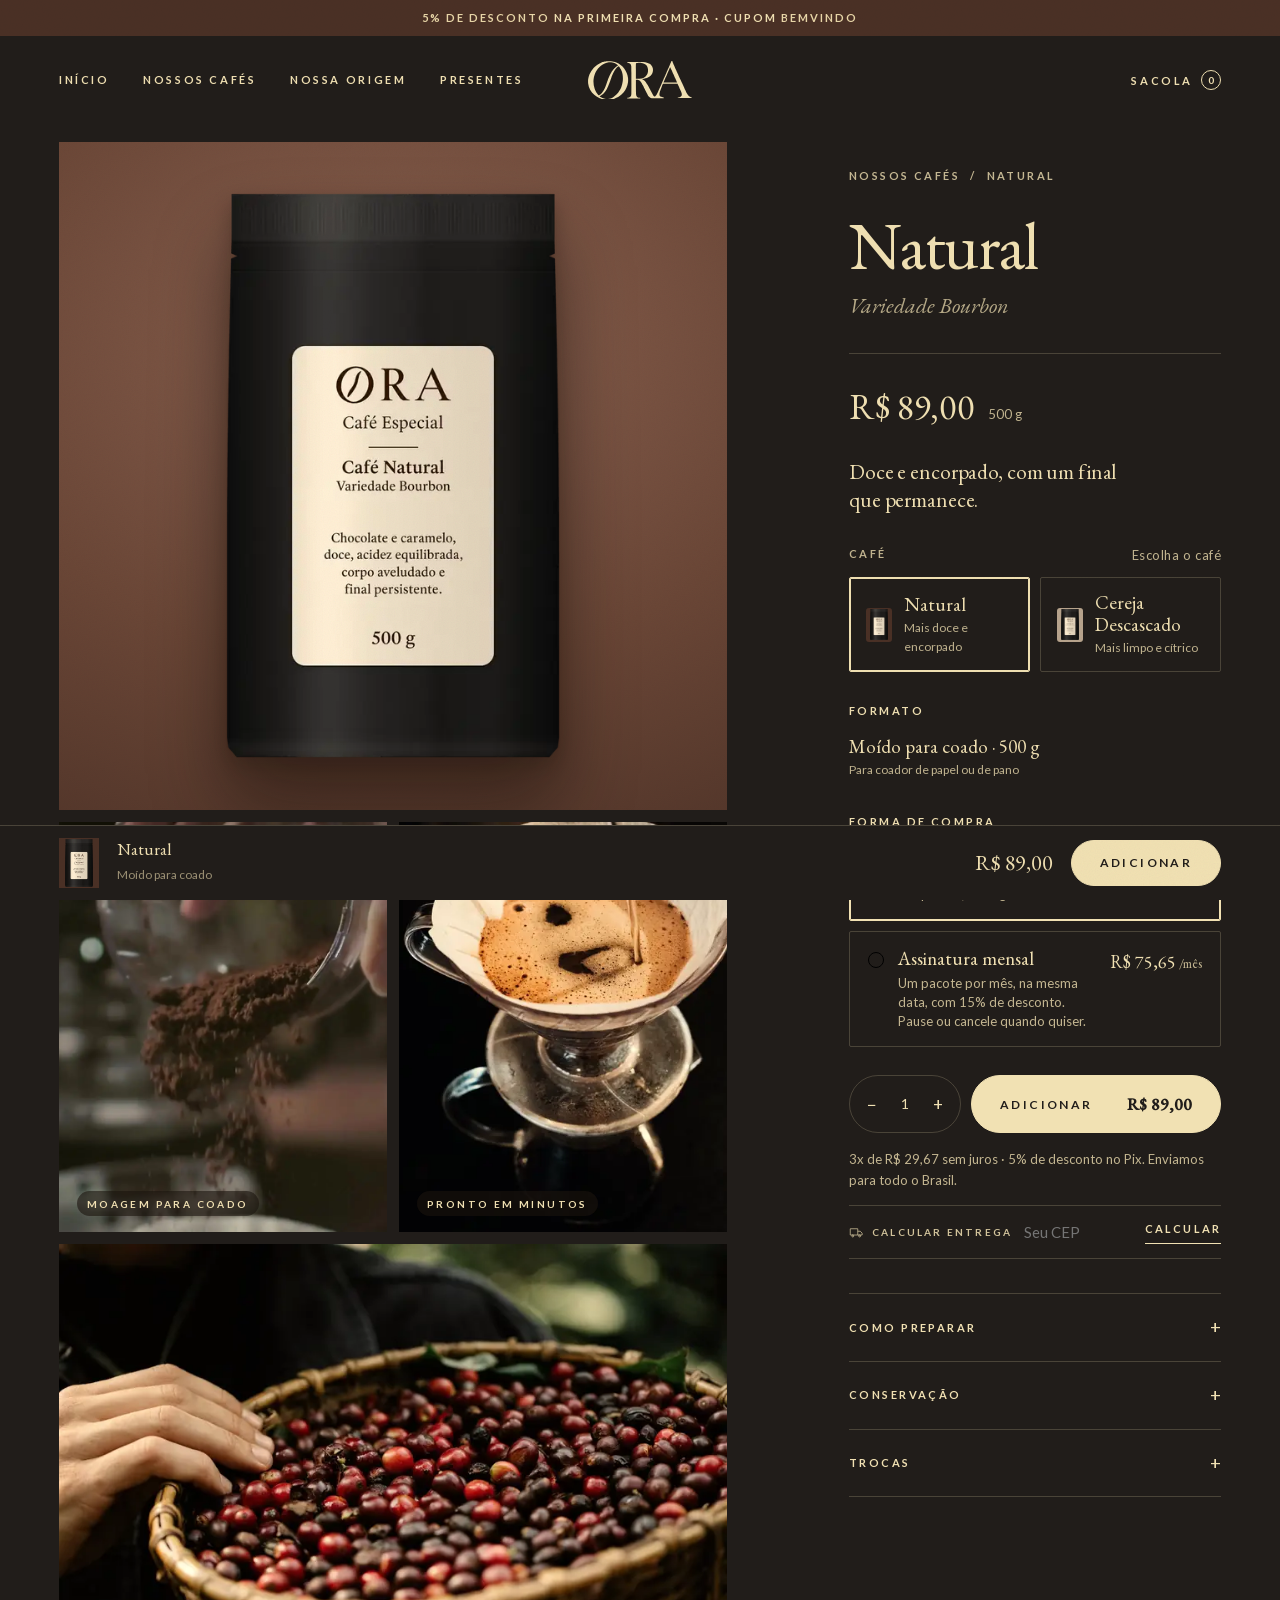
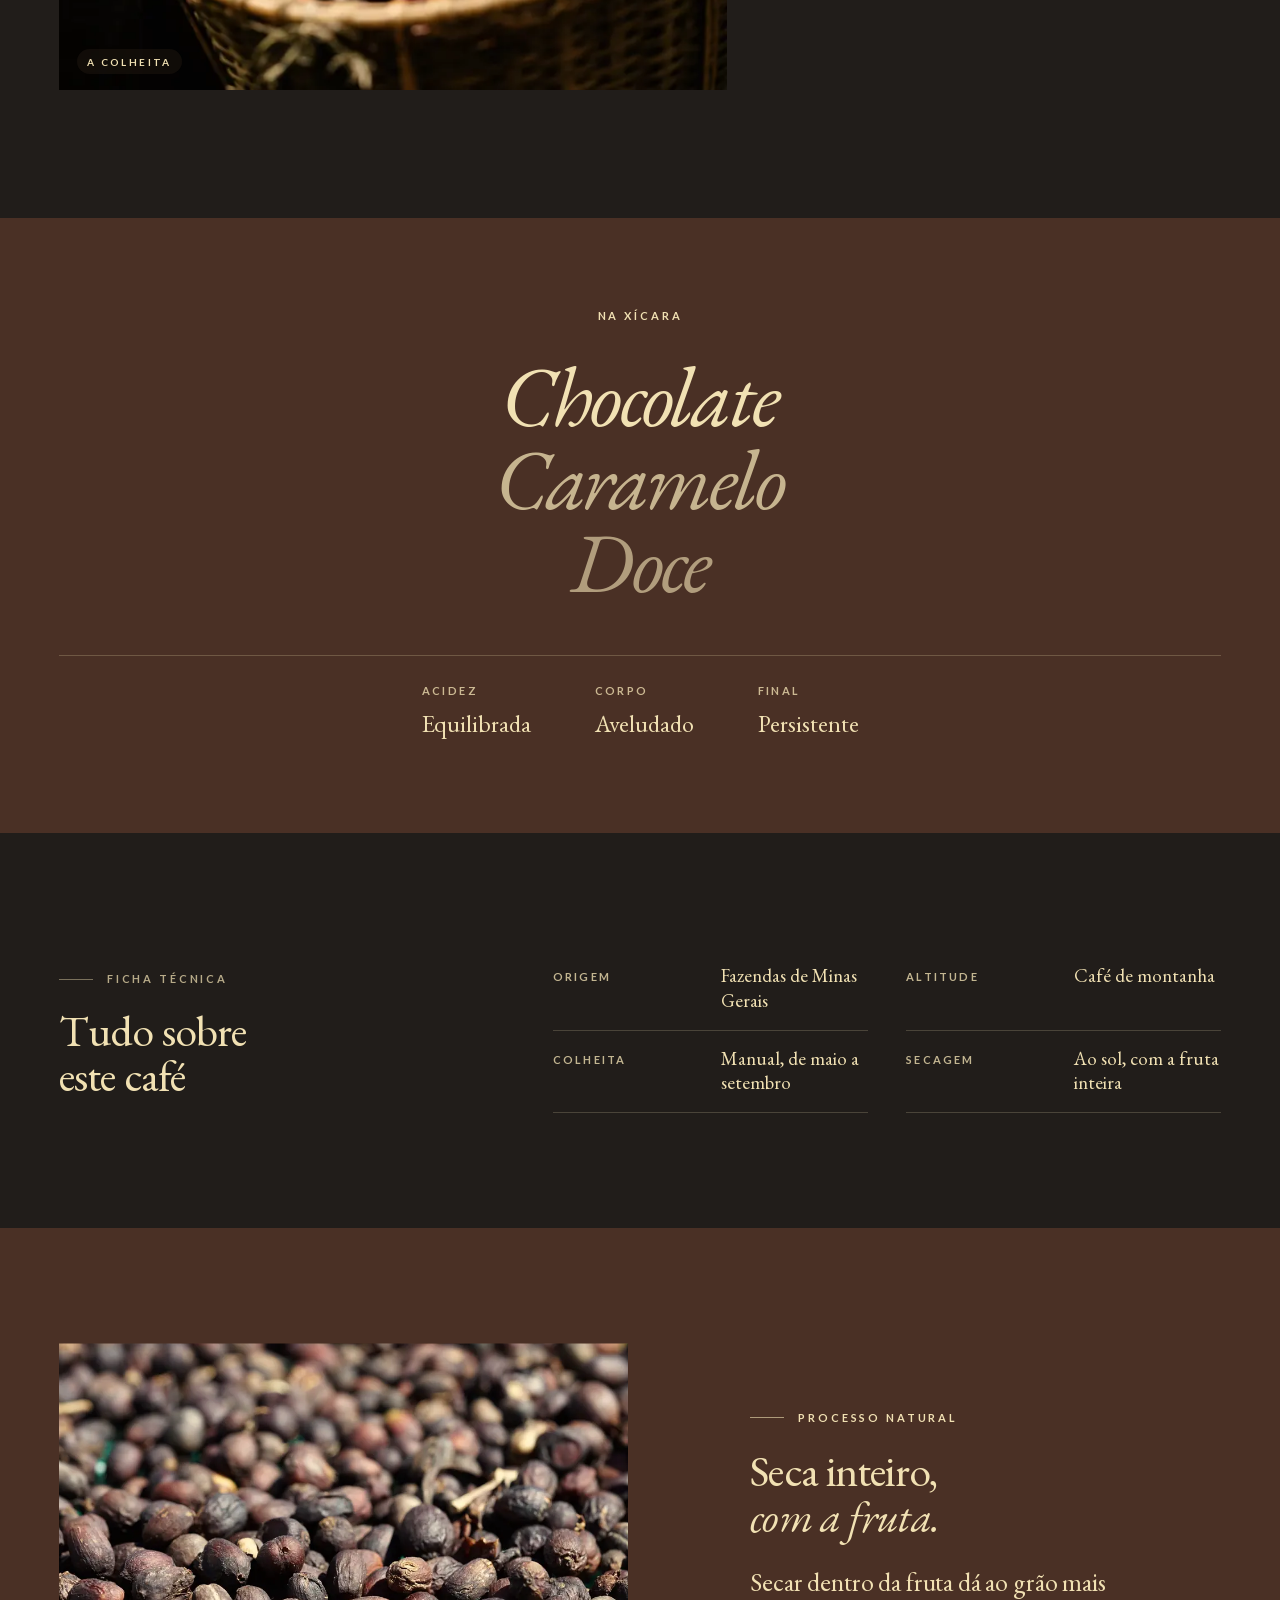
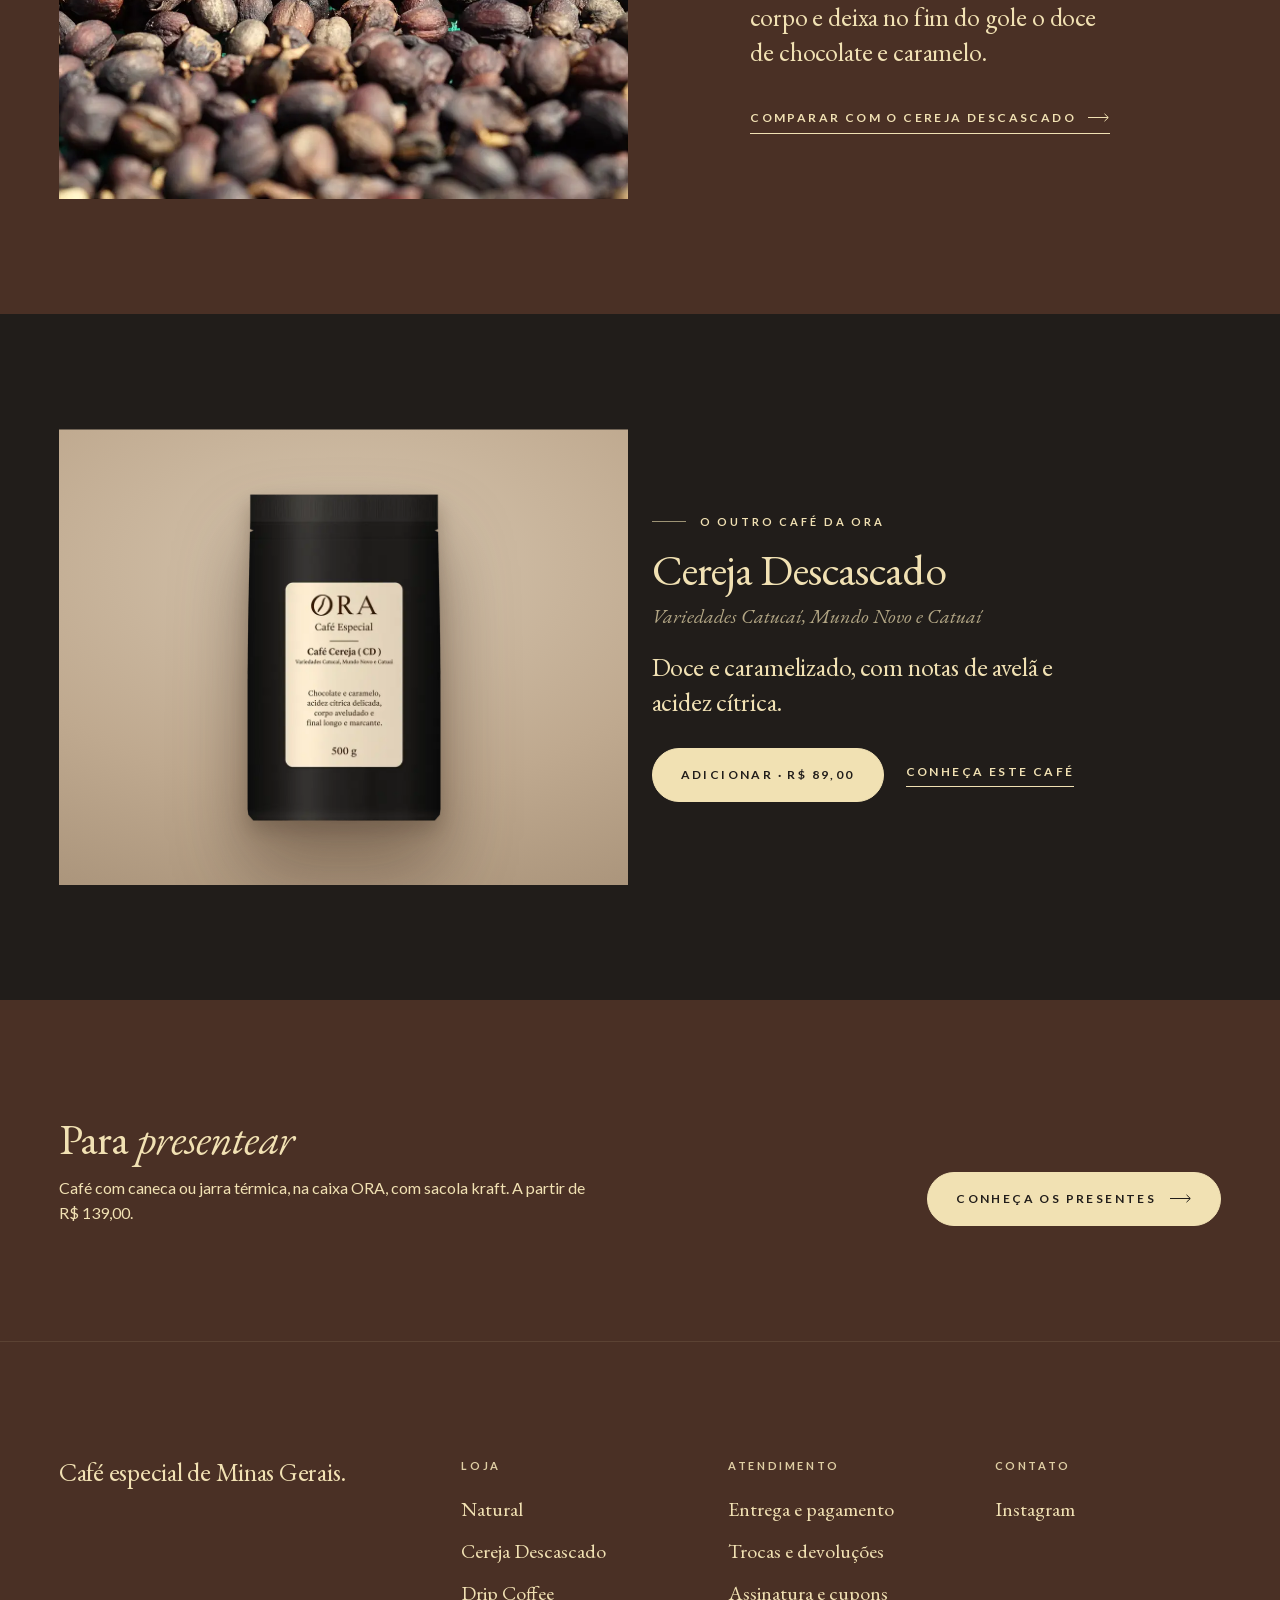
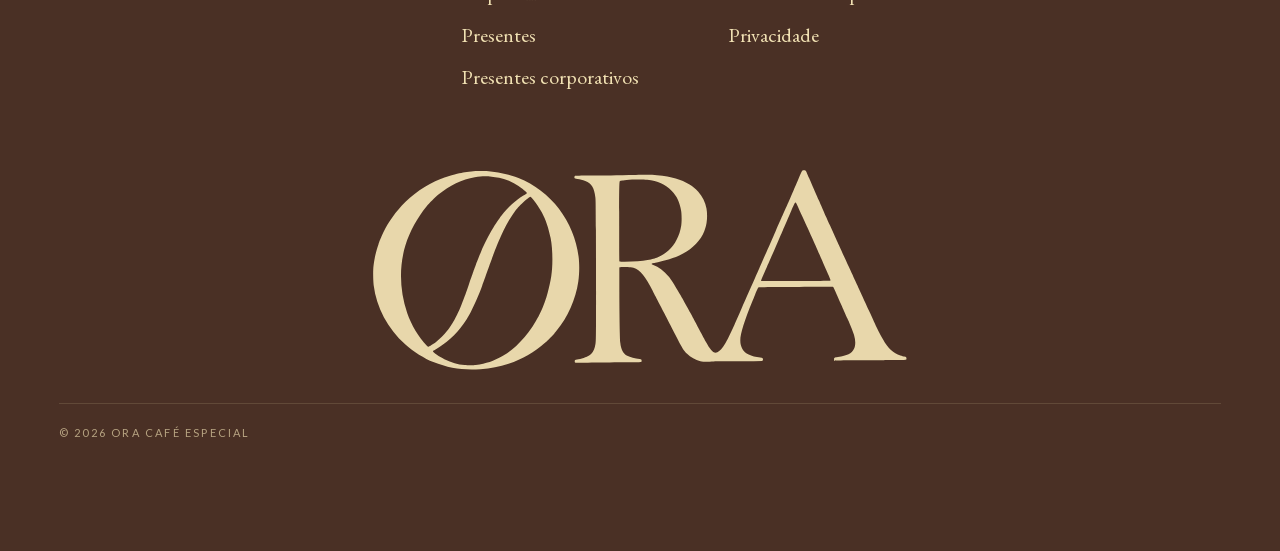
<file: produto.html>
<!doctype html>
<html lang="pt-BR">
<head>
<meta charset="utf-8">
<meta name="viewport" content="width=device-width, initial-scale=1">
<meta name="robots" content="noindex, nofollow">
<title>Café · ORA</title>
<meta property="og:type" content="website">
<meta property="og:title" content="ORA · Café especial">
<meta property="og:description" content="Café especial ORA, de fazendas de Minas Gerais.">
<meta property="og:image" content="https://oracafeespecial.com.br/assets/originais/img__kit-aberto.jpg">

<meta name="description" content="Cafés especiais e kits para presentear da ORA: processo, notas, preparo e preço.">
<meta name="theme-color" content="#F1E1B3">
<link rel="icon" href="assets/brand/monograma.svg">
<link rel="preload" href="assets/fonts/garamond.woff2" as="font" type="font/woff2" crossorigin><link rel="preload" href="assets/fonts/lato-400.woff2" as="font" type="font/woff2" crossorigin>
<script>/* pede a primeira foto do produto antes do JavaScript da página */(function(){var m={'cafe-natural':['pacote-natural',900,'(max-width: 760px) 45vw, 27vw'],'cafe-cereja':['pacote-cereja',900,'(max-width: 760px) 45vw, 27vw'],'drip-coffee':['drip',1600,'(max-width: 760px) 150vw, 55vw'],'cafe-caneca':['p-kit-vertical',820,'(max-width: 760px) 150vw, 55vw'],'cafe-jarra':['caixa-slogan',1280,'(max-width: 760px) 150vw, 55vw'],'kit-completo':['p-kit-completo',1024,'(max-width: 760px) 150vw, 55vw']}[new URLSearchParams(location.search).get('p')||'cafe-natural'];if(!m)return;var b='assets/img/'+m[0],l=document.createElement('link');l.rel='preload';l.as='image';l.fetchPriority='high';l.setAttribute('imagesrcset',b+'-400.webp 400w, '+b+'-800.webp 800w, '+(m[1]>1300?b+'-1200.webp 1200w, ':'')+b+'.webp '+m[1]+'w');l.setAttribute('imagesizes',m[2]);document.head.appendChild(l);})();</script>
<style id="ora-css">
@font-face{font-family:'EB Garamond';font-style:normal;font-weight:400 500;font-display:swap;src:url(assets/fonts/garamond.woff2) format('woff2')}
@font-face{font-family:'EB Garamond';font-style:italic;font-weight:400 500;font-display:swap;src:url(assets/fonts/garamond-italico.woff2) format('woff2')}
@font-face{font-family:'Lato';font-style:normal;font-weight:400;font-display:swap;src:url(assets/fonts/lato-400.woff2) format('woff2')}
@font-face{font-family:'Lato';font-style:normal;font-weight:700;font-display:swap;src:url(assets/fonts/lato-700.woff2) format('woff2')}
:root{
--espresso:#4A3025; --butter:#F1E1B3; --mocha:#B8A48D; --roast:#211D1A;
--cream:#F6EBCB; --sand:#E9D7A8;
--ink:var(--roast);
--line:rgba(33,29,26,.16); --line-soft:rgba(33,29,26,.09);
--serif:"EB Garamond", Garamond, "Times New Roman", serif;
--sans:"Lato", "Helvetica Neue", Arial, sans-serif;
--gut:clamp(20px,4.6vw,80px);
--ease:cubic-bezier(.65,.05,0,1);
--ease-out:cubic-bezier(.16,1,.3,1);
--hdr:88px;
}
*,*::before,*::after{box-sizing:border-box}
html{-webkit-text-size-adjust:100%;text-size-adjust:100%}
html.lenis,html.lenis body{height:auto}
.lenis.lenis-smooth{scroll-behavior:auto!important}
.lenis.lenis-stopped{overflow:hidden}
body{margin:0;background:var(--butter);color:var(--ink);font-family:var(--sans);font-size:16px;line-height:1.6;
-webkit-font-smoothing:antialiased;-moz-osx-font-smoothing:grayscale;overflow-x:hidden;text-rendering:optimizeLegibility}
img,video,svg{display:block;max-width:100%}
img{height:auto}
a{color:inherit;text-decoration:none}
button{font:inherit;color:inherit;background:none;border:0;cursor:pointer;padding:0}
::selection{background:var(--espresso);color:var(--butter)}
:focus-visible{outline:1px solid currentColor;outline-offset:4px}
body::after{content:"";position:fixed;inset:0;z-index:200;pointer-events:none;opacity:.07;mix-blend-mode:multiply;
background-image:url("data:image/svg+xml,%3Csvg xmlns='http://www.w3.org/2000/svg' width='160' height='160'%3E%3Cfilter id='n'%3E%3CfeTurbulence type='fractalNoise' baseFrequency='.85' numOctaves='2' stitchTiles='stitch'/%3E%3C/filter%3E%3Crect width='100%25' height='100%25' filter='url(%23n)'/%3E%3C/svg%3E")}
.display{font-family:var(--serif);font-weight:400;letter-spacing:-.028em;line-height:.94;margin:0}
.xxl{font-size:clamp(60px,11.5vw,210px);line-height:.88}
.xl{font-size:clamp(48px,7.6vw,134px)}
.lg{font-size:clamp(40px,5.2vw,88px);line-height:.98}
.md{font-size:clamp(32px,3.4vw,56px);line-height:1.04;letter-spacing:-.02em}
.sm{font-size:clamp(24px,2vw,32px);line-height:1.2;letter-spacing:-.01em}
.it{font-style:italic}
.eyebrow{font-family:var(--sans);font-size:11px;font-weight:700;letter-spacing:.26em;text-transform:uppercase;margin:0;opacity:.75;display:flex;align-items:center;gap:14px}
.eyebrow.ln-l::before{content:"";width:34px;height:1px;background:currentColor;opacity:.6}
.body{font-size:18px;line-height:1.72;max-width:33em;margin:0}
.body + .body{margin-top:1.1em}
.lede{font-family:var(--serif);font-size:clamp(23px,2vw,32px);line-height:1.36;letter-spacing:-.006em;margin:0;max-width:23em}
.num{font-family:var(--serif);font-variant-numeric:lining-nums proportional-nums}
.mono-grain{width:22px;opacity:.8}
.t-espresso{background:var(--espresso);color:var(--butter);--ink:var(--butter);--line:rgba(241,225,179,.22);--line-soft:rgba(241,225,179,.12)}
.t-roast{background:var(--roast);color:var(--butter);--ink:var(--butter);--line:rgba(241,225,179,.2);--line-soft:rgba(241,225,179,.1)}
.t-mocha{background:var(--mocha);color:var(--roast)}
.t-butter{background:var(--butter);color:var(--roast)}
.t-cream{background:var(--cream);color:var(--roast)}
.wrap{padding-inline:var(--gut)}
.sec{position:relative;padding-block:clamp(72px,9vw,148px)}
.grid{display:grid;grid-template-columns:repeat(12,minmax(0,1fr));column-gap:clamp(14px,1.8vw,30px)}
.media{position:relative;overflow:hidden;background:var(--espresso)}
.media > img,.media > video{width:100%;height:100%;object-fit:cover}
.btn{display:inline-flex;align-items:center;gap:14px;height:54px;padding:0 28px;border:1px solid currentColor;border-radius:60px;
font-size:12px;font-weight:700;letter-spacing:.2em;text-transform:uppercase;position:relative;overflow:hidden;isolation:isolate;transition:color .6s var(--ease)}
.btn::before{content:"";position:absolute;inset:0;background:currentColor;transform:translateY(101%);transition:transform .6s var(--ease);z-index:-1}
.btn:hover::before{transform:none}
.btn:hover{color:var(--butter)}
.t-espresso .btn:hover,.t-roast .btn:hover,.on-dark .btn:hover{color:var(--roast)}
.btn.solid{background:var(--roast);border-color:var(--roast);color:var(--butter)}
.btn.solid::before{background:var(--espresso)}
.btn.solid:hover{color:var(--butter)}
.btn.light{background:var(--butter);border-color:var(--butter);color:var(--roast)}
.btn.light::before{background:var(--cream)}
.btn.light:hover{color:var(--roast)}
.arr{width:22px;height:9px;flex:none;transition:transform .6s var(--ease)}
a:hover > .arr,button:hover > .arr{transform:translateX(5px)}
.link{display:inline-flex;align-items:center;gap:12px;font-size:12px;font-weight:700;letter-spacing:.2em;text-transform:uppercase;padding-bottom:6px;position:relative}
.link::after{content:"";position:absolute;left:0;right:0;bottom:0;height:1px;background:currentColor;transform-origin:left;transition:transform .7s var(--ease)}
.link:hover::after{transform:scaleX(0);transform-origin:right}
.hdr{position:fixed;inset:0 0 auto 0;z-index:60;height:var(--hdr);display:grid;grid-template-columns:1fr auto 1fr;align-items:center;
padding-inline:var(--gut);color:var(--butter);transition:color .6s var(--ease-out),transform .8s var(--ease)}
.hdr::before{content:"";position:absolute;inset:0;background:var(--roast);transform:scaleY(0);transform-origin:top;transition:transform .8s var(--ease);z-index:-1}
.hdr::after{content:"";position:absolute;left:var(--gut);right:var(--gut);bottom:0;height:1px;background:currentColor;opacity:0;transition:opacity .6s}
.hdr.on-light{color:var(--roast)}
.hdr.is-solid{top:0}
.hdr.is-solid::before{transform:scaleY(1)}
.hdr.is-solid::after{opacity:.12}
.hdr.is-hidden{transform:translateY(-100%)}
.hdr nav{display:flex;gap:clamp(20px,2.6vw,44px);align-items:center}
.hdr nav:last-child{justify-content:flex-end}
.hdr a.nl{font-size:11px;font-weight:700;letter-spacing:.24em;text-transform:uppercase;position:relative;padding-block:6px}
.hdr a.nl::after{content:"";position:absolute;left:0;right:0;bottom:0;height:1px;background:currentColor;transform:scaleX(0);transform-origin:right;transition:transform .6s var(--ease)}
.hdr a.nl:hover::after,.hdr a.nl[aria-current]::after{transform:scaleX(1);transform-origin:left}
.hdr .logo{width:104px;color:inherit}
.hdr .logo svg{width:100%;height:auto}
.bag-count{display:inline-grid;place-items:center;min-width:20px;height:20px;padding:0 5px;margin-left:8px;border:1px solid currentColor;border-radius:20px;font-size:10px;letter-spacing:0;vertical-align:1px}
.burger{display:none;width:44px;height:44px;position:relative}
.burger span{position:absolute;left:10px;right:10px;height:1px;background:currentColor;transition:transform .6s var(--ease)}
.burger span:nth-child(1){top:18px}.burger span:nth-child(2){top:26px}
.menu-open .burger span:nth-child(1){transform:translateY(4px) rotate(45deg)}
.menu-open .burger span:nth-child(2){transform:translateY(-4px) rotate(-45deg)}
.menu-open .hdr{color:var(--butter)}
.menu-open .hdr::before{transform:scaleY(0)}
.mmenu{position:fixed;inset:0;z-index:55;background:var(--espresso);color:var(--butter);display:flex;flex-direction:column;justify-content:flex-end;
padding:calc(var(--hdr) + 24px) var(--gut) 40px;clip-path:inset(0 0 100% 0);transition:clip-path .9s var(--ease);visibility:hidden}
.menu-open .mmenu{clip-path:inset(0);visibility:visible}
.mmenu a.big{display:block;overflow:hidden;font-family:var(--serif);font-size:clamp(46px,12vw,80px);line-height:1.08;letter-spacing:-.02em}
.mmenu a.big span{display:block;transform:translateY(105%);transition:transform .9s var(--ease)}
.menu-open .mmenu a.big span{transform:none}
.mmenu .meta{margin-top:36px;padding-top:20px;border-top:1px solid rgba(241,225,179,.22);font-size:12px;letter-spacing:.18em;text-transform:uppercase;opacity:.7}
.ftr{padding:clamp(80px,9vw,130px) var(--gut) 34px;overflow:hidden}
.ftr .cols{display:grid;grid-template-columns:1.6fr 1fr 1fr 1fr;gap:40px}
.ftr .fh{margin:0 0 18px;font-size:11px;letter-spacing:.24em;text-transform:uppercase;font-weight:700;opacity:.6}
.ftr ul{list-style:none;margin:0;padding:0;display:grid;gap:10px;font-family:var(--serif);font-size:20px}
.ftr ul a{background:linear-gradient(currentColor,currentColor) 0 100%/0 1px no-repeat;transition:background-size .6s var(--ease)}
.ftr ul a:hover{background-size:100% 1px}
.news{display:flex;border-bottom:1px solid var(--line);margin-top:26px;max-width:440px}
.news input{flex:1;min-width:0;background:none;border:0;color:inherit;font-family:var(--serif);font-size:20px;padding:12px 0;outline:none}
.news input::placeholder{color:inherit;opacity:.5}
.news button{font-size:11px;letter-spacing:.24em;text-transform:uppercase;font-weight:700}
.ftr .giant{margin:clamp(70px,9vw,130px) 0 0;color:var(--butter)}
.ftr .giant svg{width:100%;height:auto;opacity:.95}
.ftr .base{display:flex;justify-content:space-between;gap:16px;flex-wrap:wrap;margin-top:26px;padding-top:20px;border-top:1px solid var(--line);font-size:11px;letter-spacing:.2em;text-transform:uppercase;opacity:.65}
.bag{position:fixed;inset:0;z-index:90;visibility:hidden;transition:visibility 0s .8s}
.bag.open{visibility:visible;transition:none}
.bag .scrim{position:absolute;inset:0;background:rgba(33,29,26,.5);opacity:0;transition:opacity .8s var(--ease)}
.bag.open .scrim{opacity:1}
.bag .panel{position:absolute;top:0;right:0;bottom:0;width:min(480px,100%);background:var(--butter);color:var(--roast);display:flex;flex-direction:column;
transform:translateX(100%);transition:transform .8s var(--ease)}
.bag.open .panel{transform:none}
.bag .ph{display:flex;justify-content:space-between;align-items:center;padding:28px 34px;border-bottom:1px solid var(--line)}
.bag .ph h3{margin:0;font-family:var(--serif);font-weight:400;font-size:32px;letter-spacing:-.01em}
.bag .items{flex:1;overflow:auto;padding:8px 34px}
.bag .item{display:grid;grid-template-columns:84px 1fr auto;gap:18px;padding:22px 0;border-bottom:1px solid var(--line-soft);align-items:start}
.bag .item .th{aspect-ratio:4/5;overflow:hidden;background:var(--espresso)}
.bag .item .th img{width:100%;height:100%;object-fit:cover}
.bag .item .th.lbl{display:grid;place-items:center}
.bag .item .th.lbl.alt{background:var(--mocha)}
.bag .item .th.lbl img{width:62%;height:auto;object-fit:contain}
.bag .item h5{margin:0;font-family:var(--serif);font-weight:400;font-size:21px;line-height:1.2}
.bag .item p{margin:4px 0 0;font-size:14px;opacity:.75}
.bag .item .pr{font-family:var(--serif);font-size:19px;white-space:nowrap}
.qty{display:inline-flex;align-items:center;border:1px solid var(--line);border-radius:40px;margin-top:12px}
.qty button{width:34px;height:34px;font-size:17px}
.qty span{min-width:22px;text-align:center;font-size:14px}
.bag .rm{font-size:11px;letter-spacing:.18em;text-transform:uppercase;opacity:.6;margin-top:12px;display:block}
.bag .pf{padding:26px 34px 32px;border-top:1px solid var(--line)}
.bag .tot{display:flex;justify-content:space-between;align-items:baseline;margin-bottom:6px}
.bag .tot b{font-family:var(--serif);font-weight:400;font-size:30px}
.bag .note{font-size:14px;opacity:.7;margin:0 0 20px}
.bag .empty{padding:60px 0;text-align:center}
.bag .empty p{font-family:var(--serif);font-size:26px;margin:0 0 24px}
.toast{position:fixed;left:50%;bottom:28px;z-index:95;transform:translate(-50%,calc(100% + 60px));visibility:hidden;transition:transform .7s var(--ease),visibility 0s .7s;background:var(--roast);color:var(--butter);padding:16px 26px;border-radius:40px;
font-size:14px;letter-spacing:.03em;display:flex;gap:16px;align-items:center;max-width:calc(100% - 32px)}
.toast.show{transform:translate(-50%,0);visibility:visible;transition:transform .7s var(--ease),visibility 0s}
.toast a{text-decoration:underline;text-underline-offset:4px;white-space:nowrap}
.veil{position:fixed;inset:0;z-index:150;background:var(--espresso);pointer-events:none;display:grid;place-items:center;opacity:1;transition:opacity .7s var(--ease-out)}
.veil svg{width:54px;color:var(--butter);opacity:.9}
.veil.off{opacity:0}
.veil.on{opacity:1;transition-duration:.45s}
.ln{display:block;overflow:hidden;padding-bottom:.2em;margin-bottom:-.2em}
.ln > span{display:block;transform:translateY(105%);transition:transform 1.25s var(--ease)}
.is-in .ln > span,.ln.is-in > span{transform:none}
.ln:nth-child(2) > span{transition-delay:.08s}
.ln:nth-child(3) > span{transition-delay:.16s}
[data-fade]{opacity:0;transform:translateY(22px);transition:opacity 1.1s var(--ease-out),transform 1.1s var(--ease-out)}
[data-fade].is-in{opacity:1;transform:none}
[data-delay="1"]{transition-delay:.12s!important}
[data-delay="2"]{transition-delay:.24s!important}
[data-delay="3"]{transition-delay:.36s!important}
[data-open]{clip-path:inset(12% 8% 12% 8%);transition:clip-path 1.5s var(--ease)}
[data-open] > img,[data-open] > video{transform:scale(1.18);transition:transform 2s var(--ease)}
[data-open].is-in{clip-path:inset(0)}
[data-open].is-in > img,[data-open].is-in > video{transform:scale(1)}
[data-par]{will-change:transform}
.kgrid{display:grid;grid-template-columns:repeat(3,minmax(0,1fr));gap:clamp(18px,2.2vw,36px)}
.kc-img{display:block;aspect-ratio:4/5}
.kc-img img{position:absolute;inset:0;width:100%;height:100%;object-fit:cover;transition:opacity .8s var(--ease-out),transform 1.6s var(--ease-out)}
.kc-img img.b{opacity:0}
.kc-img:hover img.b{opacity:1}
.kc-img:hover img{transform:scale(1.04)}
.kc-tag{position:absolute;left:16px;top:16px;z-index:2;background:var(--butter);color:var(--roast);font-size:10px;font-weight:700;letter-spacing:.2em;text-transform:uppercase;padding:7px 12px;border-radius:30px}
.kc-b{display:flex;justify-content:space-between;align-items:start;gap:20px;padding-top:20px;border-top:1px solid var(--line);margin-top:18px}
.kc-b h3{margin:0 0 6px;font-family:var(--serif);font-weight:400;font-size:clamp(24px,1.9vw,30px);line-height:1.1;letter-spacing:-.01em}
.kc-b p{margin:0;font-size:15.5px;line-height:1.5;opacity:.8;max-width:22em}
.kc-b .num{font-size:22px;white-space:nowrap}
.pack{display:grid;place-items:center;background:radial-gradient(120% 90% at 50% 30%,#5d3d30 0%,var(--espresso) 55%,#3b261d 100%)}
.pack.mocha{background:radial-gradient(120% 90% at 50% 30%,#cbb9a3 0%,var(--mocha) 55%,#a69079 100%)}
.pack img{width:38%;max-width:360px;height:auto;filter:drop-shadow(0 46px 38px rgba(20,12,8,.42)) drop-shadow(0 10px 10px rgba(20,12,8,.3))}
.pack.mocha img{filter:drop-shadow(0 46px 38px rgba(60,40,25,.38)) drop-shadow(0 10px 10px rgba(40,25,15,.28))}
.pack.mocha ~ .score,.pack.mocha ~ .ix{color:var(--roast)}
.score{display:inline-flex;align-items:baseline;gap:8px;border:1px solid currentColor;border-radius:40px;padding:6px 14px 7px;font-size:11px;font-weight:700;letter-spacing:.18em;text-transform:uppercase}
.score b{font-family:var(--serif);font-size:19px;font-weight:400;letter-spacing:0}
.chips{display:flex;gap:8px;flex-wrap:wrap}
.chips span{padding:7px 14px;border:1px solid var(--line);border-radius:30px;font-family:var(--serif);font-style:italic;font-size:17px}
@media (max-width:960px){
:root{--hdr:68px}
.hdr{grid-template-columns:auto 1fr auto}
.hdr nav.l a.nl{display:none}
.hdr .logo{width:84px;justify-self:center}
.burger{display:block;margin-left:-10px}
.ftr .cols{grid-template-columns:1fr 1fr}
.ftr .cols > div:first-child{grid-column:1/-1}
.body{font-size:16px}
.kgrid{grid-template-columns:1fr 1fr}
}
@media (max-width:600px){
.kgrid{grid-template-columns:1fr;gap:54px}
.btn{height:50px;padding:0 22px}
}
@media (prefers-reduced-motion:reduce){
*{animation:none!important;transition-duration:.01ms!important}
[data-fade],[data-open],.ln > span{opacity:1;transform:none;clip-path:none}
}
.ann{position:relative;z-index:65;background:var(--espresso);color:var(--butter);text-align:center;font-size:11px;font-weight:700;letter-spacing:.18em;text-transform:uppercase;padding:9px var(--gut)}
.ann b{color:var(--sand)}
.hdr{top:34px}
@media (max-width:600px){.ann{font-size:10px;letter-spacing:.12em;padding-inline:12px}}
.ftr .ftag{margin:14px 0 0;max-width:24em;font-size:15px;line-height:1.6;opacity:.75}
.kc .kc-l{display:inline-block;margin-top:14px}
.hdr{top:var(--ann,34px)}
.ann-m{display:none}
@media (max-width:600px){.ann{font-size:11px;letter-spacing:.1em}.ann-x{display:none}.ann-m{display:inline}}
.qty button{width:40px;height:40px}
.bag .rm{padding:8px 0}
@media (max-width:700px){body[data-page=produto] .toast{bottom:92px}}
.ftr .fh{opacity:.9}
h1,h2,h3,.display{text-wrap:balance}
p,li,figcaption span,.kc-b p{text-wrap:pretty}
.kc-img img[src*="p-cafe-caneca"],.media img[src*="p-cafe-caneca"]{object-position:72% 50%}
.kc-img img[src*="caixa-slogan"]{object-position:30% 50%}
.fgrid{display:grid;grid-template-columns:repeat(4,minmax(0,1fr));gap:clamp(10px,1.2vw,18px)}
.fcard{position:relative;overflow:hidden;border-radius:3px;aspect-ratio:3/4;color:var(--butter);display:flex;flex-direction:column;justify-content:space-between;padding:clamp(20px,2vw,30px);isolation:isolate;background:var(--roast)}
.fcard > img{position:absolute;inset:0;width:100%;height:100%;object-fit:cover;z-index:-2;transition:transform 1.1s var(--ease-out)}
.fcard::before{content:"";position:absolute;inset:0;z-index:-1;background:linear-gradient(0deg,rgba(24,16,10,.9) 14%,rgba(33,22,14,.3) 55%,rgba(33,22,14,.12) 78%,rgba(24,16,10,.55) 100%)}
.fcard::after{content:"";position:absolute;inset:0;z-index:-1;background:rgba(24,16,10,.42);opacity:0;transition:opacity .5s var(--ease-out)}
.fcard .fn{display:flex;align-items:center;justify-content:space-between;font-family:var(--serif);font-size:16px;letter-spacing:.12em;text-shadow:0 1px 10px rgba(20,14,8,.7)}
.fcard .fn span{display:flex;align-items:center;gap:12px}
.fcard .fn span::after{content:"";width:36px;height:1px;background:rgba(241,225,179,.6)}
.fcard .fn i{font-style:normal;font-size:22px;line-height:1;transition:transform .35s var(--ease-out)}
.fcard h3{margin:0;font-family:var(--serif);font-weight:400;font-size:clamp(26px,2.2vw,36px);line-height:1.05;letter-spacing:-.01em}
.fcard .fs{margin:6px 0 0;font-size:14px;opacity:.82}
.fcard .fx{display:grid;grid-template-rows:0fr;opacity:0;transition:grid-template-rows .55s var(--ease-out),opacity .45s var(--ease-out)}
.fcard .fx > p{min-height:0;overflow:hidden;margin:0;font-size:15px;line-height:1.55;opacity:.92}
.fcard .fx > p > span{display:block;padding-top:12px}
.fcard button.fb{position:absolute;inset:0;z-index:3;background:none;border:0;padding:0;cursor:pointer;border-radius:inherit}
.fcard button.fb:focus-visible{outline:2px solid var(--butter);outline-offset:-4px}
.fcard[data-aberto=true] .fx{grid-template-rows:1fr;opacity:1}
.fcard[data-aberto=true]::after{opacity:1}
.fcard[data-aberto=true] .fn i{transform:rotate(45deg)}
@media (hover:hover){
.fcard .fn i{display:none}
.fcard button.fb{cursor:default}
.fcard:hover > img{transform:scale(1.05)}
.fcard:hover::after{opacity:1}
.fcard:hover .fx{grid-template-rows:1fr;opacity:1}
}
@media (max-width:960px){.fgrid{grid-template-columns:repeat(2,minmax(0,1fr))}.fcard{aspect-ratio:4/5}}
@media (max-width:600px){.fgrid{display:flex;overflow-x:auto;scroll-snap-type:x mandatory;margin-inline:calc(var(--gut) * -1);padding-inline:var(--gut);scrollbar-width:none}.fgrid::-webkit-scrollbar{display:none}.fcard{flex:0 0 78%;scroll-snap-align:center;aspect-ratio:3/4}}
@media (prefers-reduced-motion:reduce){.fcard > img,.fcard .fx,.fcard::after{transition:none}}
.ftr .giant{margin-top:clamp(56px,6vw,90px)}
.ftr .giant svg{width:min(560px,46%)}
@media (max-width:700px){.ftr .giant svg{width:68%}.ftr ul{font-size:17px}.ftr .cols{column-gap:20px}}
body[data-page=produto] .ftr{padding-bottom:110px}
@media (max-width:700px){.toast{flex-direction:column;align-items:flex-start;gap:6px;width:calc(100% - 32px);border-radius:16px;padding:14px 20px}}
.pack.mocha{background:radial-gradient(120% 90% at 50% 30%,#a8917a 0%,#8c7560 55%,#6f5a47 100%)}
.pack.mocha ~ .score,.pack.mocha ~ .ix{color:var(--butter)}
@media (max-width:600px){
.kgrid:not([data-grid]){display:flex!important;overflow-x:auto;scroll-snap-type:x mandatory;gap:14px;margin-inline:calc(var(--gut) * -1);padding-inline:var(--gut);scrollbar-width:none}
.kgrid:not([data-grid])::-webkit-scrollbar{display:none}
.kgrid:not([data-grid]) .kc{flex:0 0 82%;scroll-snap-align:center;min-width:0}
}
.kc-img img[src*="p-kit-completo"]{object-position:70% 50%}
.toast{border:1px solid rgba(241,225,179,.35);box-shadow:0 14px 40px rgba(10,8,6,.35)}
.gal .cap{background:rgba(28,20,14,.6);color:var(--butter)!important;opacity:1!important;padding:5px 10px 4px;border-radius:30px}
.mmenu{justify-content:flex-start;padding-top:calc(var(--hdr) + 12svh)}
.mmenu .meta{display:flex;flex-wrap:wrap;gap:12px 22px;opacity:.85}
.gal img[src*="caixa-slogan"]{object-position:22% 50%}
.kc-img img[src*="p-kit-completo"]{object-position:88% 50%}
.gal .media.kraft .cap{top:16px;bottom:auto}
.kc-img img[src*="p-kit-vertical"]{object-position:78% 50%}
.kc-img img[src*="caixa-slogan"]{object-position:4% 50%}
@media (max-width:600px){.kc-b{display:grid;grid-template-columns:1fr auto;gap:4px 14px}.kc-b>div{display:contents}.kc-b h3{grid-column:1;grid-row:1}.kc-b .num{grid-column:2;grid-row:1}.kc-b p{grid-column:1/-1;grid-row:2;max-width:none}}
.bag.open ~ .toast{bottom:auto;top:20px}
.bag.open ~ .toast:not(.show){transform:translate(-50%,-200%)}
@media (max-width:600px){.kc .kc-b{display:grid!important;grid-template-columns:1fr auto;gap:4px 14px}.kc .kc-b>div{display:contents}.kc .kc-b h3{grid-column:1;grid-row:1}.kc .kc-b .num{grid-column:2;grid-row:1;margin:0!important;font-size:20px!important}.kc .kc-b p{grid-column:1/-1;grid-row:2;max-width:none}}
.pack{background:radial-gradient(120% 90% at 50% 30%,#a8917a 0%,#8c7560 55%,#6f5a47 100%)}
.pack ~ .ix,.pack ~ .score{color:var(--butter)}
@media (max-width:900px){.hdr{grid-template-columns:1fr auto 1fr}.hdr .r{justify-self:end}}
.bag .item .pr{border-top:0!important}
.ftr .giant{text-align:center}.ftr .giant svg{display:inline-block}
.creds a{color:inherit;text-decoration:none;transition:opacity .3s}.creds a:hover b{text-decoration:underline;text-underline-offset:5px;text-decoration-thickness:1px}
@media (max-width:700px){body[data-page=produto] .sbar{display:grid;grid-template-columns:1fr auto;column-gap:14px;row-gap:0;padding-block:10px}body[data-page=produto] .sbar .th{display:none}body[data-page=produto] .sbar .n{grid-column:1;grid-row:1}body[data-page=produto] .sbar .num{grid-column:1;grid-row:2;font-size:15px!important;opacity:.8}body[data-page=produto] .sbar .btn{grid-column:2;grid-row:1/3}}
@media (max-width:600px){.kgrid:not([data-grid]){margin-inline:calc(50% - 50vw)!important;padding-inline:var(--gut)!important}}
body[data-page=produto] .ftr{padding-bottom:34px}
body[data-page=produto]:has(.sbar.on) .ftr{padding-bottom:110px}
.bag .item .th.ph{display:block;padding:0;border:0}
@media (max-width:600px){body[data-page=produto] .kgrid:not([data-grid]){width:auto!important}}
.pack,.pc .pk .pack.deep{background:radial-gradient(120% 90% at 50% 30%,#8a6150 0%,#6a4636 55%,#4e3227 100%)}
.pack.mocha{background:radial-gradient(120% 90% at 50% 30%,#d6c5ae 0%,#bfa98f 55%,#a48e75 100%)}
.pack.mocha ~ .ix,.pack.mocha ~ .score{color:var(--roast)}
@media (max-width:700px){.bag .note .nl-x{display:none}}
.mmenu .mimg{flex:1;min-height:0;margin-top:28px;border-radius:3px;overflow:hidden}.mmenu .mimg img{width:100%;height:100%;object-fit:cover;opacity:.85}
.bag .item .cmsg{grid-column:1/-1;margin:2px 0 0;padding:12px 14px;background:rgba(74,48,37,.07);border-radius:3px;font-family:var(--serif);font-style:italic;font-size:15px;line-height:1.45;opacity:1;overflow-wrap:anywhere}
.bag .item .cmsg b{font-family:var(--sans);font-style:normal;font-size:10px;letter-spacing:.2em;text-transform:uppercase;font-weight:700;opacity:.6;margin-right:6px}
.card-pv{position:relative}.card-pv.ex .txt,.card-pv.ex .sig span{opacity:.45}
.card-pv.ex::after{content:"Exemplo";position:absolute;top:30px;right:32px;font-size:10px;letter-spacing:.22em;text-transform:uppercase;font-weight:700;padding:4px 9px 3px;border:1px solid currentColor;border-radius:30px;opacity:.55}
.tam-tx{display:inline-block;font-size:13px;letter-spacing:.06em;opacity:.8;padding:10px 0}
@media (max-width:380px){.card-pv .sig{flex-direction:column;align-items:flex-start;gap:6px}}
::selection{background:var(--espresso);color:var(--butter)}
.t-roast ::selection,.t-espresso ::selection{background:var(--butter);color:var(--roast)}
a.link{background-image:linear-gradient(currentColor,currentColor);background-size:0% 1px;background-repeat:no-repeat;background-position:0 100%;transition:background-size .5s var(--ease)}
a.link:hover{background-size:100% 1px}
.bag .pay{margin:8px 0 0;font-size:13px;opacity:.75}
.bag .fg{margin:10px 0 0;font-size:13px}
.cepf{display:flex;align-items:center;gap:12px;margin:16px 0 0;padding:10px 0;border-block:1px solid var(--line)}
.cepf label{font-size:10px;letter-spacing:.22em;text-transform:uppercase;font-weight:700;opacity:.85}
.cepf input{flex:1;min-width:0;background:none;border:0;font:inherit;font-size:15px;color:inherit;padding:4px 0}
.cepf input:focus{outline:none}
.cepf:focus-within{border-color:currentColor}
.cepf button{font-size:11px;letter-spacing:.2em;text-transform:uppercase;font-weight:700}
.cep-r{margin:8px 0 0;font-size:13px;opacity:.75;min-height:1em}
.cep-r:empty{display:none}
.ftr .base{display:flex;justify-content:space-between;gap:16px;flex-wrap:wrap}
:is(.hero,.hhero,.ghero,.lhero) [data-fade]{opacity:1;animation:oraUp 1.1s var(--ease-out) both}
:is(.hero,.hhero,.ghero,.lhero) .ln > span{animation:oraLn 1.25s var(--ease) .1s both}
@keyframes oraUp{from{transform:translateY(22px)}to{transform:none}}
@keyframes oraLn{from{transform:translateY(105%)}to{transform:none}}
@media (prefers-reduced-motion:reduce){:is(.hero,.hhero,.ghero,.lhero) [data-fade],:is(.hero,.hhero,.ghero,.lhero) .ln > span{animation:none}}
body{background:var(--roast)}
.t-roast .btn.solid,.t-espresso .btn.solid,.sbar .btn.solid{background:var(--butter);border-color:var(--butter);color:var(--roast)}
.t-roast .btn.solid::before,.t-espresso .btn.solid::before,.sbar .btn.solid::before{background:var(--cream)}
.t-roast .btn.solid:hover,.t-espresso .btn.solid:hover,.sbar .btn.solid:hover{color:var(--roast)}
.ftr{border-top:1px solid rgba(241,225,179,.1)}
.seam-b{position:absolute;left:0;right:0;bottom:-1px;height:clamp(90px,14vw,200px);z-index:1;pointer-events:none}
@view-transition{navigation:auto}
.hdr{view-transition-name:ora-hdr}
.ann{view-transition-name:ora-ann}
::view-transition-old(root){animation:oraSai .35s cubic-bezier(.4,0,1,1) both}
::view-transition-new(root){animation:oraEntra .7s cubic-bezier(.16,1,.3,1) both}
@keyframes oraSai{to{opacity:0}}
@keyframes oraEntra{from{opacity:0;transform:translateY(14px)}}
@media (prefers-reduced-motion:reduce){::view-transition-group(*),::view-transition-old(*),::view-transition-new(*){animation:none!important}}
:is(section,header):has(> .seam-b,> .seam-t){position:relative}
.seam-t{position:absolute;left:0;right:0;top:-1px;height:clamp(90px,14vw,200px);z-index:1;pointer-events:none}
video.v-off{opacity:0}
video::-webkit-media-controls,video::-webkit-media-controls-start-playback-button,video::-webkit-media-controls-overlay-play-button{display:none!important;-webkit-appearance:none;opacity:0}
</style>
<style>
.pdp{display:grid;grid-template-columns:repeat(12,minmax(0,1fr));column-gap:clamp(14px,1.8vw,30px);padding:calc(var(--hdr) + 18px) var(--gut) clamp(90px,10vw,150px);align-items:start}
.gw{grid-column:1/8;min-width:0}
.gal{display:grid;grid-template-columns:1fr 1fr;gap:12px}
.gal .media{aspect-ratio:4/5}
.gal .media.w{grid-column:1/-1;aspect-ratio:1/1}
.gal .media.w.wide{aspect-ratio:3/2}
.gal .pack img{width:50%;max-width:400px}
.gal .media.lblc{background:var(--cream);display:grid;place-items:center}
.gal .media.lblc img{width:58%;height:auto;object-fit:contain;box-shadow:0 30px 50px -30px rgba(33,29,26,.45);border-radius:4%}
.gal .media.lblc .cap{color:var(--roast)}
.gal .cap{position:absolute;left:18px;bottom:16px;z-index:2;color:var(--butter);font-size:10px;letter-spacing:.24em;text-transform:uppercase;font-weight:700;opacity:.85}
.gal-n{display:none}
.info{grid-column:9/13;position:sticky;top:calc(var(--hdr) + 18px);padding-top:clamp(10px,2vw,30px)}
.crumbs{font-size:11px;letter-spacing:.22em;text-transform:uppercase;font-weight:700;opacity:.8;display:flex;gap:10px}
.info h1{margin:28px 0 10px}
.info .sub{font-family:var(--serif);font-style:italic;font-size:22px;opacity:.72}
.meta{display:flex;align-items:center;gap:16px;flex-wrap:wrap;margin:24px 0 0;font-size:13px}
.meta .lot{opacity:.55;letter-spacing:.06em}
.pr{display:flex;align-items:baseline;gap:14px;margin:30px 0 0;padding-top:24px;border-top:1px solid var(--line)}
.pr b{font-family:var(--serif);font-weight:400;font-size:clamp(34px,2.8vw,44px);letter-spacing:-.01em}
.pr span{font-size:13px;opacity:.55}
.info .lede{margin:22px 0 18px;font-size:clamp(21px,1.6vw,25px)}
.opt{margin-top:30px}
.opt .lb{display:flex;justify-content:space-between;gap:12px;font-size:11px;letter-spacing:.22em;text-transform:uppercase;font-weight:700;margin-bottom:12px}
.opt .lb span:last-child{opacity:.55;letter-spacing:.04em;text-transform:none;font-weight:400;font-size:13px}
.sw{display:grid;grid-template-columns:1fr 1fr;gap:10px}
.sw button,.sw .fix{border:1px solid var(--line);padding:14px 16px;text-align:left;display:flex;align-items:center;gap:12px;transition:border-color .4s,background .4s,color .4s;border-radius:2px}
.sw button:hover{border-color:currentColor}
.sw button[aria-pressed="true"],.sw .fix{border-color:currentColor;box-shadow:inset 0 0 0 1px currentColor}
.sw i{width:26px;height:34px;flex:none;border-radius:3px;background:var(--espresso);display:grid;place-items:center}
.sw i.mocha{background:var(--mocha)}
.sw i img{width:70%}
.sw b{display:block;font-family:var(--serif);font-weight:400;font-size:19px;line-height:1.15}
.sw small{display:block;font-size:12px;opacity:.6;margin-top:2px}
.sw .fix{grid-column:1/-1;cursor:default}
.plans{display:grid;gap:10px}
.plans label{border:1px solid var(--line);padding:16px 18px;display:grid;grid-template-columns:auto 1fr auto;gap:14px;align-items:start;cursor:pointer;transition:border-color .4s,box-shadow .4s;border-radius:2px}
.plans label:has(input:checked){border-color:currentColor;box-shadow:inset 0 0 0 1px currentColor}
.plans input{appearance:none;width:16px;height:16px;border:1px solid currentColor;border-radius:50%;margin:4px 0 0;display:grid;place-items:center}
.plans input:checked::after{content:"";width:8px;height:8px;border-radius:50%;background:currentColor}
.plans b{display:block;font-family:var(--serif);font-weight:400;font-size:19px;line-height:1.2}
.plans small{display:block;font-size:13px;opacity:.62;margin-top:3px;line-height:1.45}
.plans .p{font-family:var(--serif);font-size:18px;white-space:nowrap}
.buy{display:flex;gap:10px;margin-top:28px}
.buy .qty{margin:0;height:58px;border-radius:58px}
.buy .qty button{width:44px;height:56px}
.buy .btn{flex:1;justify-content:space-between;height:58px}
.ship{display:flex;gap:10px;align-items:center;font-size:13px;opacity:.62;margin:16px 0 0}
.ship svg{width:16px}
.trust{list-style:none;margin:26px 0 0;padding:20px 0 0;border-top:1px solid var(--line);display:grid;grid-template-columns:repeat(3,1fr);gap:12px}
.trust li{font-size:12.5px;line-height:1.45;opacity:.7}
.trust b{display:block;font-family:var(--serif);font-weight:400;font-size:18px;opacity:1;margin-bottom:2px}
.cup{padding:clamp(60px,7vw,110px) var(--gut);text-align:center;overflow:hidden}
.cup .eyebrow{justify-content:center}
.cup .w{font-family:var(--serif);font-style:italic;font-size:clamp(48px,6.6vw,116px);line-height:.98;letter-spacing:-.03em;margin:30px 0 0}
.cup .w span{display:block}
.cup .w span:nth-child(2){opacity:.75}
.cup .w span:nth-child(3){opacity:.62}
.cup .row{display:flex;justify-content:center;gap:clamp(24px,5vw,90px);flex-wrap:wrap;margin-top:clamp(36px,4vw,60px);padding-top:26px;border-top:1px solid var(--line)}
.cup .row div{text-align:left}
.cup .row small{display:block;font-size:11px;letter-spacing:.22em;text-transform:uppercase;font-weight:700;opacity:.6;margin-bottom:6px}
.cup .row b{font-family:var(--serif);font-weight:400;font-size:24px}
.gmsg{margin-top:22px;padding-top:20px;border-top:1px solid var(--line)}
.gmsg summary,.acc summary{list-style:none;cursor:pointer;display:flex;justify-content:space-between;align-items:center;font-size:11px;letter-spacing:.22em;text-transform:uppercase;font-weight:700}
.gmsg summary::-webkit-details-marker,.acc summary::-webkit-details-marker{display:none}
.gmsg summary::after,.acc summary::after{content:"+";font-size:18px;font-weight:400;letter-spacing:0}
.gmsg[open] summary::after,.acc details[open] summary::after{content:"−"}
.gmsg textarea{width:100%;margin-top:14px;background:none;border:1px solid var(--line);padding:14px;font-family:var(--serif);font-size:19px;color:inherit;resize:vertical;outline:none}
.acc{margin-top:34px}
.acc details{border-top:1px solid var(--line)}
.acc details:last-child{border-bottom:1px solid var(--line)}
.acc summary{padding:19px 0}
.acc .a{padding:0 0 20px;font-size:15px;line-height:1.65;opacity:.8}
.acc ul{margin:0;padding-left:18px;display:grid;gap:4px}

/* ficha técnica */
.spec{display:grid;grid-template-columns:repeat(12,minmax(0,1fr));column-gap:clamp(14px,1.8vw,30px)}
.spec .l{grid-column:1/5}
.spec .l p{margin:22px 0 0;opacity:.72;max-width:22em}
.spec dl{grid-column:6/13;display:grid;grid-template-columns:1fr 1fr;column-gap:clamp(20px,3vw,50px);margin:0}
.spec dl div{display:grid;grid-template-columns:9.5em 1fr;gap:16px;padding:16px 0;border-bottom:1px solid var(--line)}
.spec dt{font-size:11px;letter-spacing:.2em;text-transform:uppercase;font-weight:700;opacity:.55;padding-top:4px}
.spec dd{margin:0;font-family:var(--serif);font-size:19px;line-height:1.3}

/* processo */
.proc{display:grid;grid-template-columns:repeat(12,minmax(0,1fr));column-gap:clamp(14px,1.8vw,30px);align-items:center}
.proc .ph{grid-column:1/7;aspect-ratio:5/4}
.proc .tx{grid-column:8/12}
.proc .tx h2{margin:22px 0 26px}
.proc .tx .lede{margin-bottom:34px}

/* o que vem no kit */
.inbox{display:grid;grid-template-columns:repeat(12,minmax(0,1fr));column-gap:clamp(14px,1.8vw,30px)}
.inbox .ibx2{grid-column:1/6;display:grid;grid-auto-flow:column;grid-auto-columns:1fr;gap:clamp(10px,1vw,16px);min-height:100%}
.inbox .r{grid-column:1/-1;display:grid;grid-template-columns:repeat(12,minmax(0,1fr));column-gap:clamp(14px,1.8vw,30px)}.inbox .r > .eyebrow,.inbox .r > h2{grid-column:1/6}.inbox .r > h2{grid-row:2}.inbox .r ol{grid-column:7/13;grid-row:1/4;margin-top:0!important}.inbox .r ol{margin-top:clamp(24px,2.4vw,36px)}
.inbox .ibx{border-radius:3px;position:relative;min-height:220px;overflow:hidden}.inbox .ibx img{position:absolute;inset:0}.inbox .ibx img{width:100%;height:100%;object-fit:cover}.inbox .ibx .cap{position:absolute;left:14px;bottom:12px;font-size:10px;letter-spacing:.24em;text-transform:uppercase;font-weight:700;background:rgba(28,20,14,.6);color:var(--butter);padding:5px 10px 4px;border-radius:30px}
.inbox ol{list-style:none;margin:0;padding:0;counter-reset:i}
.inbox li{counter-increment:i;display:grid;grid-template-columns:3em 1fr;padding:20px 0;border-bottom:1px solid var(--line);font-family:var(--serif);font-size:clamp(22px,1.8vw,28px);line-height:1.2}
.inbox li::before{content:counter(i,decimal-leading-zero);font-family:var(--sans);font-size:11px;letter-spacing:.2em;font-weight:700;opacity:.5;padding-top:8px}

/* também */
.more .hd{display:flex;justify-content:space-between;align-items:end;gap:24px;flex-wrap:wrap;margin-bottom:clamp(36px,4vw,60px)}
.other{display:grid;grid-template-columns:repeat(12,minmax(0,1fr));column-gap:clamp(14px,1.8vw,30px);margin-bottom:0;align-items:center}
.other .pk{grid-column:1/7;aspect-ratio:5/4}
.other .pk.pack img{width:34%}
.other .tx{grid-column:7/12}
.other h3{margin:16px 0 8px}
.other .tx .lede{margin:18px 0 28px}

/* barra fixa */
.sbar{position:fixed;left:0;right:0;bottom:0;z-index:58;background:var(--roast);color:var(--butter);--ink:var(--butter);--line:rgba(241,225,179,.2);border-top:1px solid var(--line);display:flex;align-items:center;gap:18px;padding:12px var(--gut);transform:translateY(105%);transition:transform .7s var(--ease)}
.sbar.on{transform:none}
.sbar .th{width:40px;height:50px;flex:none;display:grid;place-items:center;background:var(--espresso);overflow:hidden}
.sbar .th.mocha{background:var(--mocha)}
.sbar .th img{width:70%}
.sbar .th.ph img{width:100%;height:100%;object-fit:cover}
.sbar .n{flex:1;min-width:0}
.sbar .n b{display:block;font-family:var(--serif);font-weight:400;font-size:20px;line-height:1.1;white-space:nowrap;overflow:hidden;text-overflow:ellipsis}
.sbar .n span{font-size:12px;opacity:.6}
.sbar .num{font-size:22px}
.sbar .btn{height:46px}

@media (max-width:1100px){.gw{grid-column:1/8}.info{grid-column:8/13}}
@media (max-width:960px){
  .pdp{grid-template-columns:1fr;padding-top:var(--hdr)}
  .gw,.info{grid-column:1/-1}
  .gal{display:flex;overflow-x:auto;scroll-snap-type:x mandatory;gap:8px;margin-inline:calc(var(--gut) * -1);padding-inline:var(--gut);scrollbar-width:none}
  .gal::-webkit-scrollbar{display:none}
  .gal .media,.gal .media.w,.gal .media.w.wide{flex:0 0 88%;aspect-ratio:4/5;scroll-snap-align:center}
  .gal-n{display:block;margin-top:12px;font-size:11px;letter-spacing:.2em;text-transform:uppercase;font-weight:700;opacity:.55}
  .info{position:static;padding-top:24px}
  .spec .l,.spec dl,.proc .ph,.proc .tx,.inbox .ibx2,.inbox .r,.other .pk,.other .tx{grid-column:1/-1}
  .spec dl{margin-top:34px}
  .proc .tx,.other .tx{margin-top:34px}
  .inbox .r{order:-1;margin-bottom:30px}.inbox .ibx2{grid-auto-flow:row;grid-template-columns:1fr 1fr;grid-auto-rows:auto}.inbox .ibx{aspect-ratio:4/5;min-height:0}.inbox .ibx:only-child{grid-column:1/-1;aspect-ratio:4/3}
}
@media (max-width:640px){
  .spec dl{grid-template-columns:1fr}
  .spec dl div{grid-template-columns:8.5em 1fr}
  .sbar .n span{display:none}.sbar .num{font-size:17px}
}
.gal .media.kraft{background:radial-gradient(120% 90% at 50% 30%,#cbb9a3 0%,var(--mocha) 55%,#a69079 100%);display:grid;place-items:center}
.gal .media.kraft img{width:auto;height:84%;object-fit:contain;filter:drop-shadow(0 30px 30px rgba(40,25,15,.3))}
.gal .media.kraft .cap,.gal .media.w.wide .cap{color:var(--roast);opacity:.75}
.sw .fix{border:0;box-shadow:none;padding:4px 0}
.cup .row b:last-child{opacity:1}
@media (max-width:700px){.cup .row{display:grid;grid-template-columns:repeat(3,1fr);gap:14px;text-align:left}.cup .row b{font-size:19px}}
.kgrid.k2{grid-template-columns:repeat(2,minmax(0,1fr))!important}
.gband{display:flex;justify-content:space-between;align-items:end;gap:30px;flex-wrap:wrap}.gband h2{margin:0 0 14px}.gband p{margin:0;max-width:34em;opacity:.78}
.info .cepf{margin-top:14px}.info .cepf label{display:flex;gap:8px;align-items:center}.info .cepf label svg{width:15px}
</style>
<style>

/* Editorial rebuild: photographic chapters, tighter catalog, varied section rhythm. */

.hero::after{background:linear-gradient(180deg,rgba(20,26,18,.28),rgba(20,26,18,.04) 35%,rgba(20,26,18,.68) 100%)}
.hero video{filter:brightness(1.04) saturate(.92)}
.hero .bg{inset:0}
.chd{padding-block:76px 46px;align-items:end}
.chd .r>p{margin:0;max-width:28em}
.coffee-pair{display:grid;grid-template-columns:1fr 1fr;gap:30px;padding-bottom:90px;background:var(--butter)}
.coffee-pair .cafe,.coffee-pair .cafe.rev{display:flex;flex-direction:column;min-height:0;background:none}
.coffee-pair .cafe .pk,.coffee-pair .cafe.rev .pk{width:100%;aspect-ratio:1.18;order:0;flex:none}
.coffee-pair .cafe .pk .pack img{width:35%;max-height:80%;object-fit:contain}
.coffee-pair .cafe .pk .ix{font-size:72px;opacity:.23}
.coffee-pair .cafe .tx,.coffee-pair .cafe.rev .tx{order:1;padding:28px 0 0;display:block}
.coffee-pair .cafe .tx h2{font-size:clamp(40px,4.2vw,72px);margin:12px 0}
.coffee-pair .cafe .tx h2 .ln{display:inline}
.coffee-pair .cafe .tx h2 .ln>span{display:inline}
.coffee-pair .cafe .tx .lede{font-size:23px;margin:20px 0;max-width:25em;min-height:2.75em}
.coffee-pair .cafe .sub{font-size:18px}
.coffee-pair .cafe dl{display:none}
.coffee-pair .cafe .buy{margin-top:25px;gap:18px}
.coffee-pair .cafe .buy .num{font-size:29px;margin-right:auto}
.coffee-pair .cafe .eyebrow{font-size:10px}
.hist.story-banner{height:70svh;min-height:540px}
.founder-section{display:grid;grid-template-columns:43% 57%;align-items:stretch}
.founder-photo{margin:0;position:relative;min-height:760px}
.founder-photo img{width:100%;height:100%;object-fit:cover;position:absolute;inset:0}
.founder-photo figcaption{position:absolute;bottom:28px;left:32px;color:var(--cream);font-family:var(--serif);font-style:italic;font-size:24px;text-shadow:0 2px 15px #211d1a}
.founder.founder-letter{max-width:none;padding:80px clamp(34px,5vw,82px);margin:0}
.founder-letter h2{font-size:clamp(48px,5vw,80px);margin:14px 0 36px}
.founder-letter .ftxt .lede{font-size:31px;line-height:1.25;max-width:15em}
.founder-letter .ftxt p{font-size:16px;line-height:1.65}
.founder-letter .ftxt p:last-child{font-size:26px;margin-top:30px;padding-top:25px;border-top:1px solid var(--line)}
.origin-section{position:relative;display:grid;grid-template-columns:54% 46%;overflow:hidden}
.origin-visual{min-height:760px;grid-column:1;grid-row:1}
.origin-visual video{position:absolute;inset:0;width:100%;height:100%;object-fit:cover}
.farm.origin-copy{display:block;padding:85px clamp(32px,4vw,64px);grid-column:2;grid-row:1;align-self:center}
.origin-copy .l,.origin-copy .r{display:block;grid-column:auto}
.origin-copy .r .lede{font-size:32px;margin:32px 0 22px}
.origin-copy .r .body{font-size:16px;line-height:1.7}
.origin-copy .facts{grid-template-columns:1fr 1fr;gap:24px;margin-top:36px}
.origin-copy .facts b{font-size:30px}
.origin-copy .facts div{padding-top:0}
.origin-copy .facts div:last-child{grid-column:1/-1}
.origin-copy .facts{padding-top:24px}
.steps{display:block}
.steps>.l{position:static;display:grid;grid-template-columns:1fr 1fr;align-items:end;gap:0 50px;margin-bottom:56px}
.steps>.l>.chap{grid-column:1/-1}
.steps>.l>p{margin:0;max-width:30em}
.steps ol{display:grid;grid-template-columns:repeat(6,minmax(0,1fr));gap:44px 28px;margin:0}
.steps li{display:grid;grid-template-columns:34px 1fr;grid-column:span 2;gap:22px 10px;padding:0;border:0!important;align-content:start}
.steps li:nth-child(4),.steps li:nth-child(5){grid-column:span 3}
.steps .step-photo{grid-column:1/-1;aspect-ratio:1.3}
.steps .step-photo img{width:100%;height:100%;object-fit:cover}
.steps li:nth-child(4) .step-photo,.steps li:nth-child(5) .step-photo{aspect-ratio:1.8}
.steps li h3{font-size:32px;line-height:1.08}
.steps li p{font-size:15px;line-height:1.65}
.steps li i{font-size:24px;padding-top:4px}
.lhead.shop-hero{position:relative;min-height:620px;padding-top:240px;padding-bottom:64px;color:var(--cream);overflow:hidden;isolation:isolate;grid-template-columns:1fr 1fr;align-items:end;margin-bottom:65px;background:var(--espresso)}
.shop-hero-photo{position:absolute;inset:0;width:100%;height:100%;object-fit:cover;object-position:center 46%;z-index:-2}
.shop-hero::after{content:'';position:absolute;inset:0;z-index:-1;background:linear-gradient(90deg,rgba(33,29,26,.65),rgba(33,29,26,.1) 55%,rgba(33,29,26,.62))}
.lhead.shop-hero h1{grid-column:1;font-size:clamp(90px,12vw,185px)}
.lhead.shop-hero .r{grid-column:2;max-width:26em;justify-self:end;margin:0}
.lhead.shop-hero .r p{opacity:1}
body[data-page=loja] .ct .pk{aspect-ratio:1.15}
body[data-page=loja] .ct .pk .pack img{width:34%}
.cmp td{padding-block:23px;font-size:22px}
.kgrid{width:100%;min-width:0;grid-template-columns:repeat(3,minmax(0,1fr))!important}
.kgrid>*{min-width:0}
.kc-img{aspect-ratio:1.05}
.box4{grid-template-columns:1fr 1fr;gap:38px}
.box4 .media{aspect-ratio:1.35}
.box4 figcaption{display:flex;justify-content:space-between;gap:20px;align-items:baseline;border-bottom:1px solid var(--line);padding-bottom:18px}
.box4 b{font-size:28px}
@media(max-width:960px){
.founder-section,.origin-section{grid-template-columns:1fr 1fr}
.founder.founder-letter{padding:55px 30px}
.founder-photo{min-height:650px}
.origin-visual{min-height:650px}
.farm.origin-copy{padding:55px 30px}
.origin-copy .r .lede{font-size:27px}
.coffee-pair .cafe .buy .num{width:100%;margin:0}
.coffee-pair .cafe .tx h2{font-size:43px}
.steps li{grid-column:span 3}
.steps li:nth-child(4){grid-column:span 3}
.steps li:nth-child(5){grid-column:span 6}
.steps li:nth-child(5) .step-photo{aspect-ratio:2.2}
}
@media(max-width:700px){

.chd{padding-block:54px 30px}
.chd>.r{margin-top:20px}
.coffee-pair{grid-template-columns:1fr;gap:50px;padding-bottom:60px}
.coffee-pair .cafe .pk,.coffee-pair .cafe.rev .pk{aspect-ratio:1.1}
.coffee-pair .cafe .tx h2{font-size:46px}
.coffee-pair .cafe .tx .lede{min-height:0;font-size:23px}
.coffee-pair .cafe .buy .num{width:auto;margin-right:auto}
.coffee-pair .cafe .buy{gap:13px}
.coffee-pair .cafe .buy .btn{padding-inline:19px}
.coffee-pair .cafe .buy .link{font-size:12px}
.hist.story-banner{height:78svh;min-height:570px}
.founder-section,.origin-section{display:flex;flex-direction:column}
.founder-photo{min-height:0;height:420px}
.founder-photo img{object-position:50% 45%}
.founder.founder-letter{padding:48px var(--gut) 58px}
.founder-letter .ftxt .lede{font-size:29px}
.origin-visual{min-height:0;height:360px}
.farm.origin-copy{padding:48px var(--gut) 58px}
.origin-copy .r{margin:0}
.origin-copy .r .lede{font-size:29px}
.steps>.l{display:block;margin-bottom:35px}
.steps>.l>p{margin-top:24px}
.steps ol{display:block}
.steps li{margin-top:35px}
.steps li .step-photo,.steps li:nth-child(4) .step-photo,.steps li:nth-child(5) .step-photo{aspect-ratio:1.5}
.lhead.shop-hero{min-height:590px;display:flex;flex-direction:column;justify-content:end;align-items:start;padding-top:200px;padding-bottom:44px;margin-bottom:40px;gap:28px}
.lhead.shop-hero h1{font-size:100px}
.lhead.shop-hero .r{max-width:26em}
.shop-hero::after{background:linear-gradient(180deg,rgba(33,29,26,.25),rgba(33,29,26,.76))}
body[data-page=loja] .ct .pk{aspect-ratio:1.1}
.cmp table{table-layout:fixed}
.cmp td{font-size:17px;padding-block:18px;overflow-wrap:anywhere}
.cmp td:first-child{width:26%;font-size:9px;letter-spacing:.1em}
.cmp th{font-size:9px;letter-spacing:.08em}
.kgrid,.kgrid.k2{grid-template-columns:1fr!important;gap:44px}
.kc-img{aspect-ratio:1.12}
.kc-b{display:flex;gap:15px}
.kc-b .num{font-size:23px;margin:0;flex-shrink:0}
.box4{grid-template-columns:1fr;gap:30px}
.box4 .media{aspect-ratio:1.22}
.box4 figcaption{display:block}
.box4 b{font-size:26px}
}


.info,.pdp > *{min-width:0}
@media (max-width:420px){[data-buyrow]{flex-wrap:wrap}[data-buyrow] .btn{flex:1 1 auto;min-width:0;padding-inline:18px;gap:10px}}
.crumbs a,.crumbs span{opacity:1}
.opt .lb span,.meta .lot,.pr span,.gal-n,.spec dt,.sw small,.plans small,.ship,.cup .row small{opacity:.78!important}
.sbar .n b{white-space:nowrap;overflow:hidden;text-overflow:ellipsis;font-size:17px;line-height:1.15}
@media (max-width:380px){.sbar .th{display:none}}
.opt .lb span:only-child{opacity:1!important;letter-spacing:.22em;text-transform:uppercase;font-weight:700;font-size:11px}
@media (max-width:420px){.trust{grid-template-columns:1fr;gap:14px}.trust b{font-size:17px;margin:0 0 2px}}
.gband{display:flex;justify-content:space-between;align-items:end;gap:30px;flex-wrap:wrap}.gband h2{margin:0 0 14px}.gband p{margin:0;max-width:34em;opacity:.78}
</style>
</head>
<body data-page="produto">
<div class="ann"><span><b>5% de desconto</b> na primeira compra<span class="ann-x"> · cupom</span><span class="ann-m">:</span> <b>BEMVINDO</b></span></div>

<main class="pdp t-roast">
  <div class="gw">
    <div class="gal" data-gal></div>
    <p class="gal-n" data-galn></p>
  </div>
  <div class="info" data-info></div>
</main>

<div data-below></div>

<div class="sbar" data-sbar aria-hidden="true" inert></div>

<script defer src="js/vendor/lenis.min.js"></script>
<script defer src="js/logo.js?v=60"></script>
<script defer src="js/catalogo.js?v=60"></script>
<script defer src="js/pg-produto.js?v=60"></script>
<script defer src="js/loja.js?v=60"></script>
<script defer src="js/site.js?v=60"></script>
</body>
</html>
</file>
